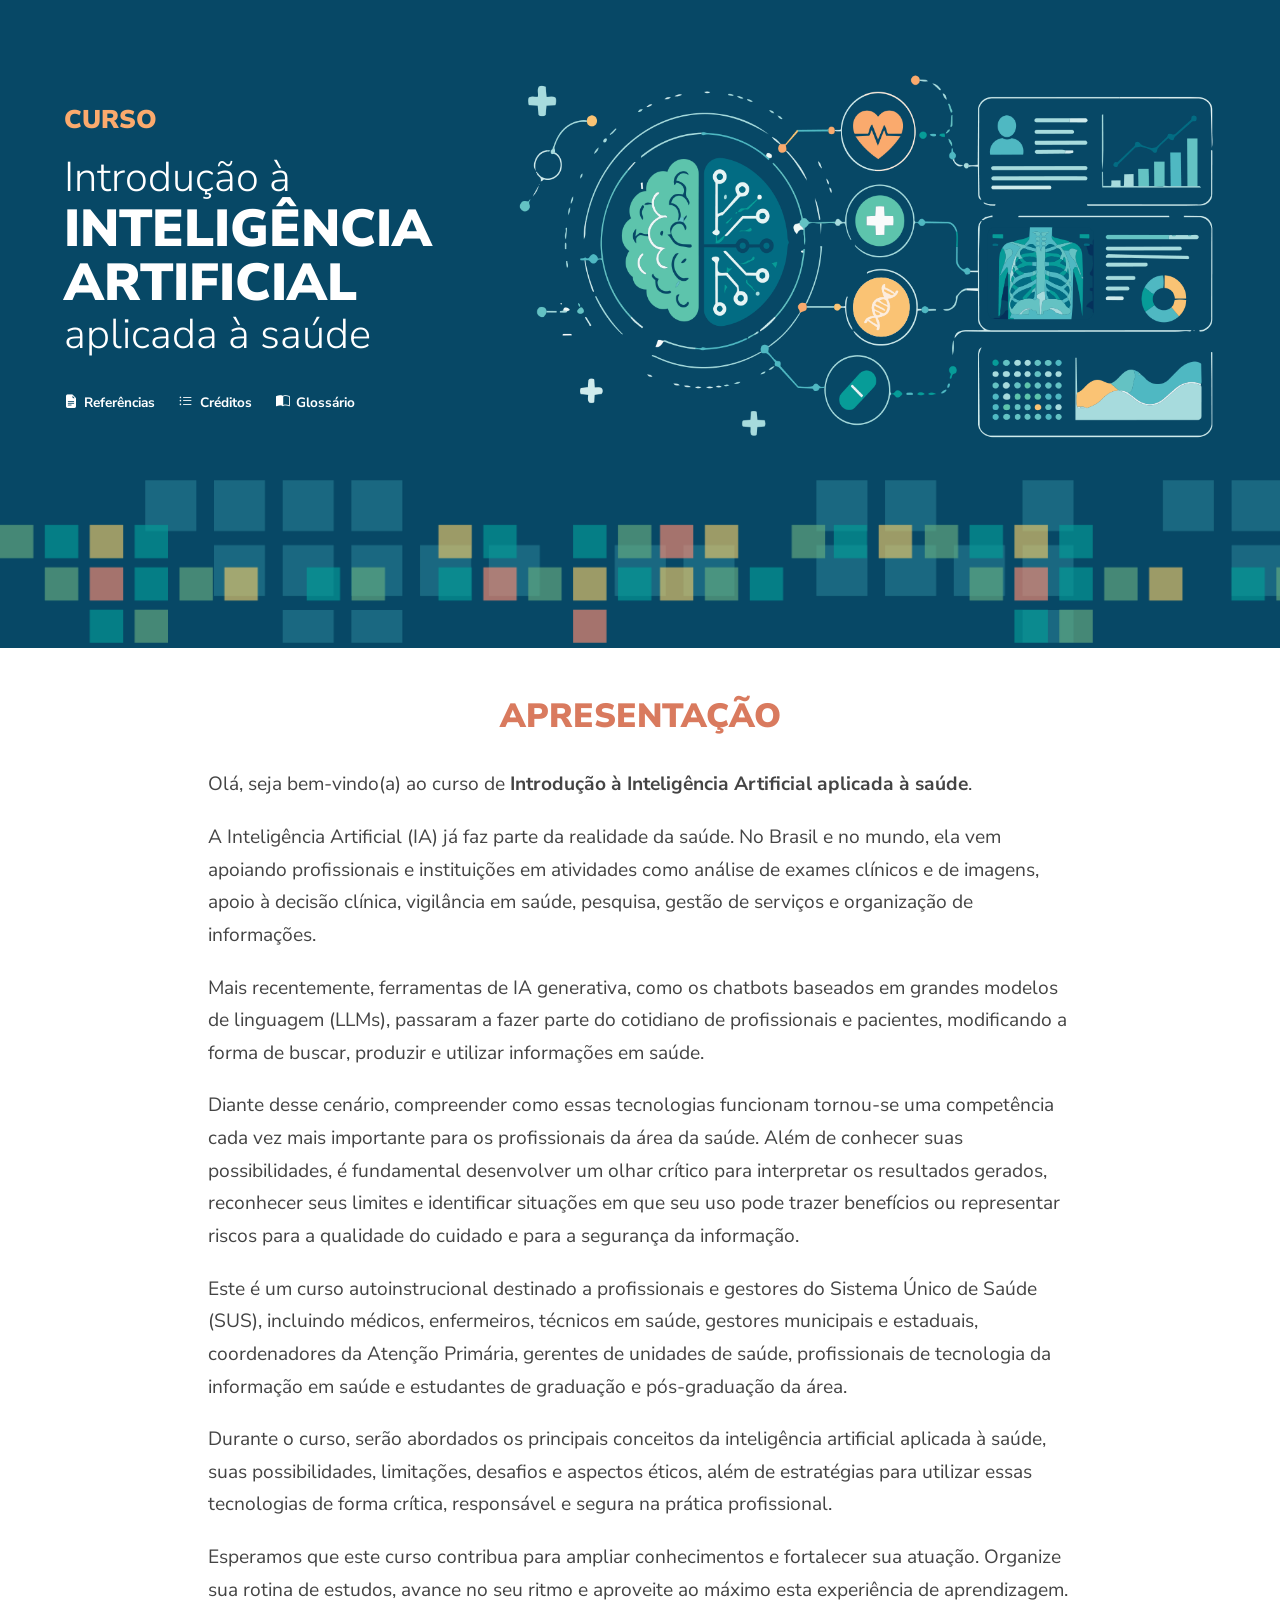
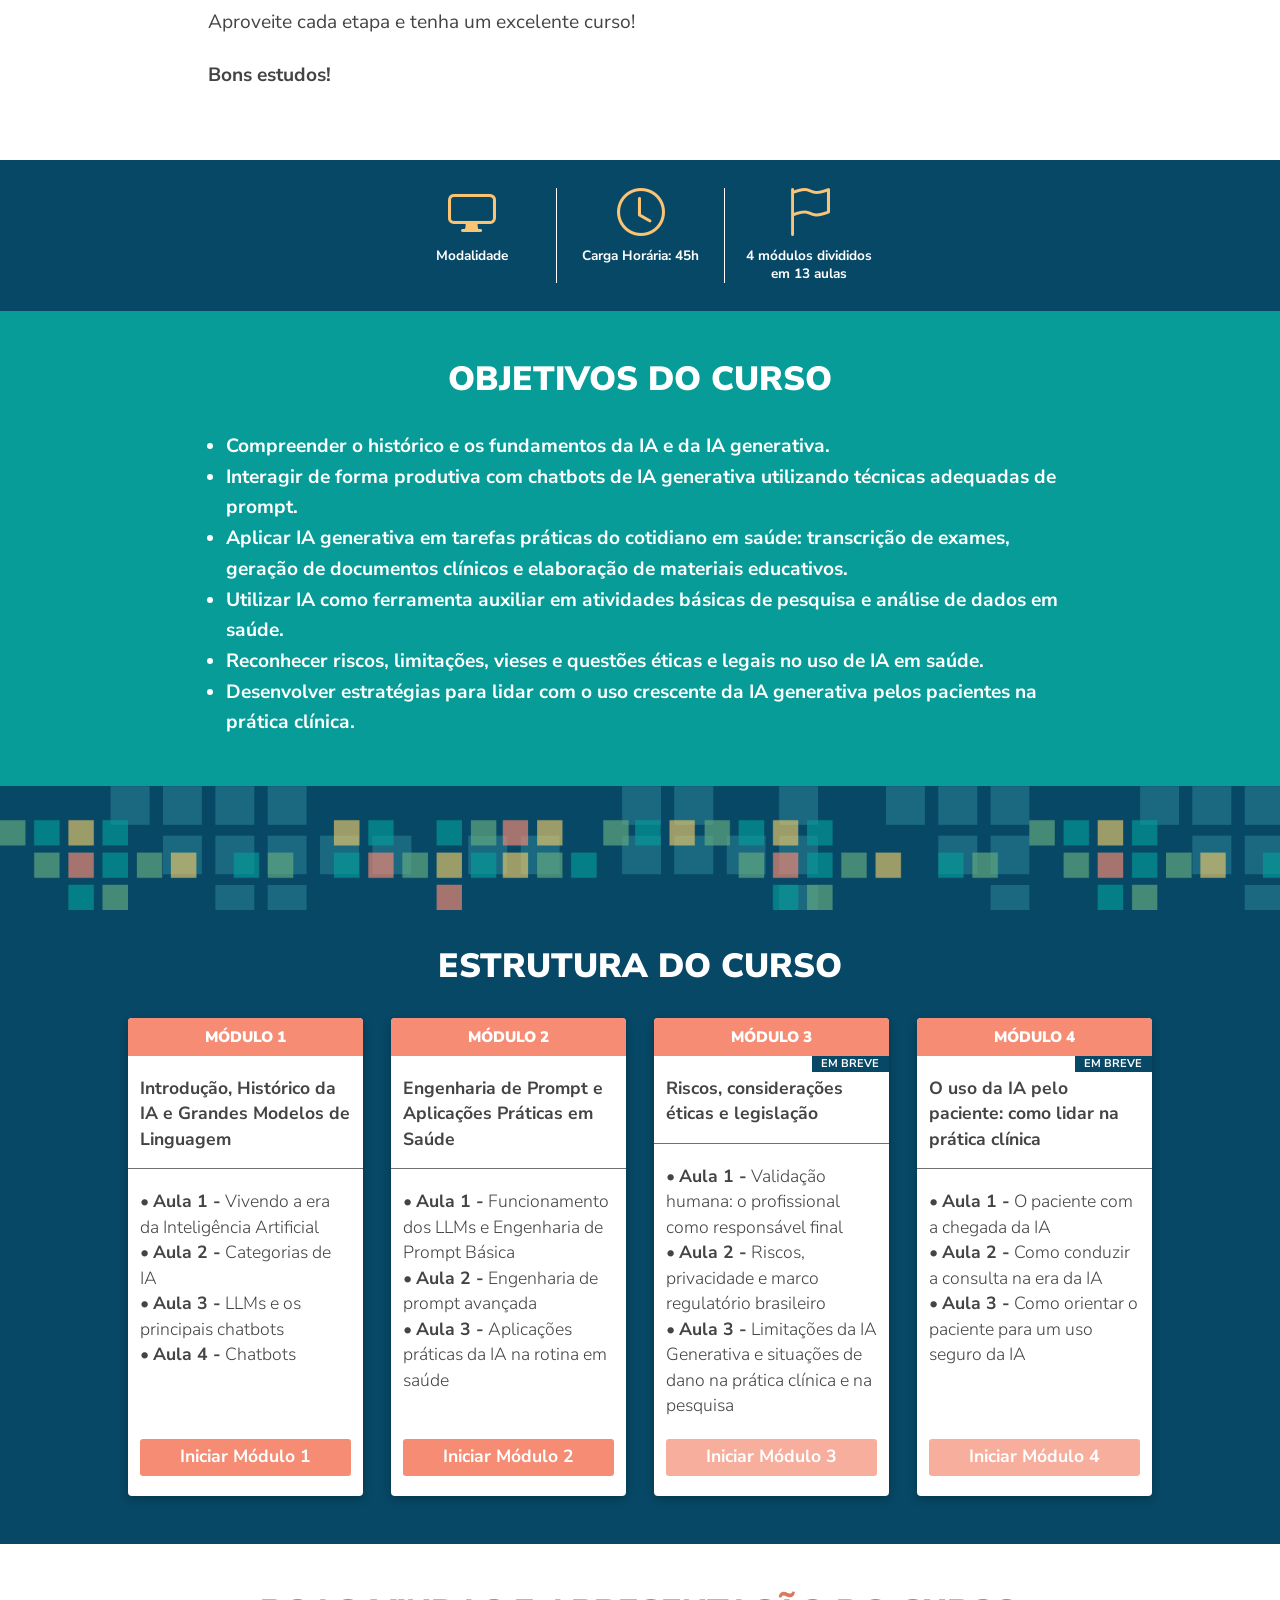
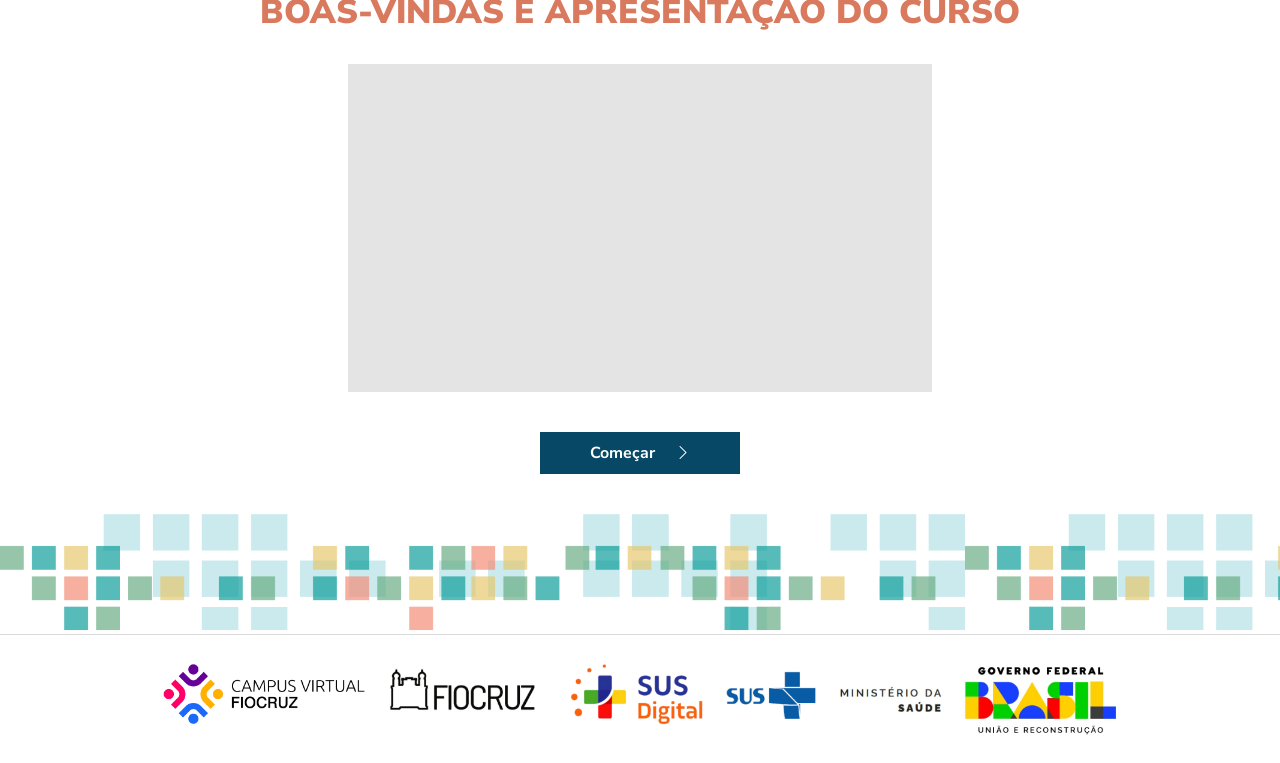
<file: index.html>
<!DOCTYPE html>
<html lang="pt-BR">

<head>
  <meta charset="utf-8">
  <meta name="viewport" content="width=device-width, initial-scale=1">
  <title>Introdução à Inteligência Artificial aplicada à saúde</title>
  <link rel="stylesheet" href="assets/css/curso.css">
</head>

<body>
  <curso-banner grande></curso-banner>

  <main class="home">
    <section class="home__secao" id="apresentacao">
      <div class="home__miolo">
        <h2 class="home__titulo">Apresentação</h2>
        <div class="home__texto">
          <p>Olá, seja bem-vindo(a) ao curso de <strong>Introdução à Inteligência Artificial aplicada à saúde</strong>.</p>
          <p>A Inteligência Artificial (IA) já faz parte da realidade da saúde. No Brasil e no mundo, ela vem apoiando
            profissionais e instituições em atividades como análise de exames clínicos e de imagens, apoio à decisão
            clínica, vigilância em saúde, pesquisa, gestão de serviços e organização de informações.</p>
          <p>Mais recentemente, ferramentas de IA generativa, como os chatbots baseados em grandes modelos de linguagem
            (LLMs), passaram a fazer parte do cotidiano de profissionais e pacientes, modificando a forma de buscar,
            produzir e utilizar informações em saúde.</p>
          <p>Diante desse cenário, compreender como essas tecnologias funcionam tornou-se uma competência cada vez mais
            importante para os profissionais da área da saúde. Além de conhecer suas possibilidades, é fundamental
            desenvolver um olhar crítico para interpretar os resultados gerados, reconhecer seus limites e identificar
            situações em que seu uso pode trazer benefícios ou representar riscos para a qualidade do cuidado e para a
            segurança da informação.</p>
          <p>Este é um curso autoinstrucional destinado a profissionais e gestores do Sistema Único de Saúde (SUS),
            incluindo médicos, enfermeiros, técnicos em saúde, gestores municipais e estaduais, coordenadores da Atenção
            Primária, gerentes de unidades de saúde, profissionais de tecnologia da informação em saúde e estudantes de
            graduação e pós-graduação da área.</p>
          <p>Durante o curso, serão abordados os principais conceitos da inteligência artificial aplicada à saúde, suas
            possibilidades, limitações, desafios e aspectos éticos, além de estratégias para utilizar essas tecnologias
            de forma crítica, responsável e segura na prática profissional.</p>
          <p>Esperamos que este curso contribua para ampliar conhecimentos e fortalecer sua atuação. Organize sua rotina
            de estudos, avance no seu ritmo e aproveite ao máximo esta experiência de aprendizagem. Aproveite cada etapa
            e tenha um excelente curso!</p>
          <p><strong>Bons estudos!</strong></p>
        </div>
      </div>
    </section>

    <ul class="estrutura" aria-label="Informações do curso">
      <li><i class="bi bi-display" aria-hidden="true"></i>Modalidade</li>
      <li><i class="bi bi-clock" aria-hidden="true"></i>Carga Horária: 45h</li>
      <li><i class="bi bi-flag" aria-hidden="true"></i>4 módulos divididos em 13 aulas</li>
    </ul>

    <section class="home__secao home__objetivos">
      <div class="home__miolo">
        <h2 class="home__titulo">Objetivos do curso</h2>
        <ul>
          <li>Compreender o histórico e os fundamentos da IA e da IA generativa.</li>
          <li>Interagir de forma produtiva com chatbots de IA generativa utilizando técnicas adequadas de prompt.</li>
          <li>Aplicar IA generativa em tarefas práticas do cotidiano em saúde: transcrição de exames, geração de
            documentos clínicos e elaboração de materiais educativos.</li>
          <li>Utilizar IA como ferramenta auxiliar em atividades básicas de pesquisa e análise de dados em saúde.</li>
          <li>Reconhecer riscos, limitações, vieses e questões éticas e legais no uso de IA em saúde.</li>
          <li>Desenvolver estratégias para lidar com o uso crescente da IA generativa pelos pacientes na prática
            clínica.</li>
        </ul>
      </div>
    </section>

    <section class="home__secao home__estrutura">
      <h2 class="home__titulo">Estrutura do curso</h2>
      <curso-modulos></curso-modulos>
    </section>

    <section class="home__secao home__video">
      <h2 class="home__titulo">Boas-vindas e apresentação do curso</h2>
      <curso-video titulo="Boas-vindas e apresentação do curso" src="https://educare.fiocruz.br/file-storage/vxM2DlTK"></curso-video>
      <curso-navegacao></curso-navegacao>
    </section>
  </main>

  <curso-rodape></curso-rodape>
  <script src="assets/js/curso.js"></script>
</body>

</html>
</file>
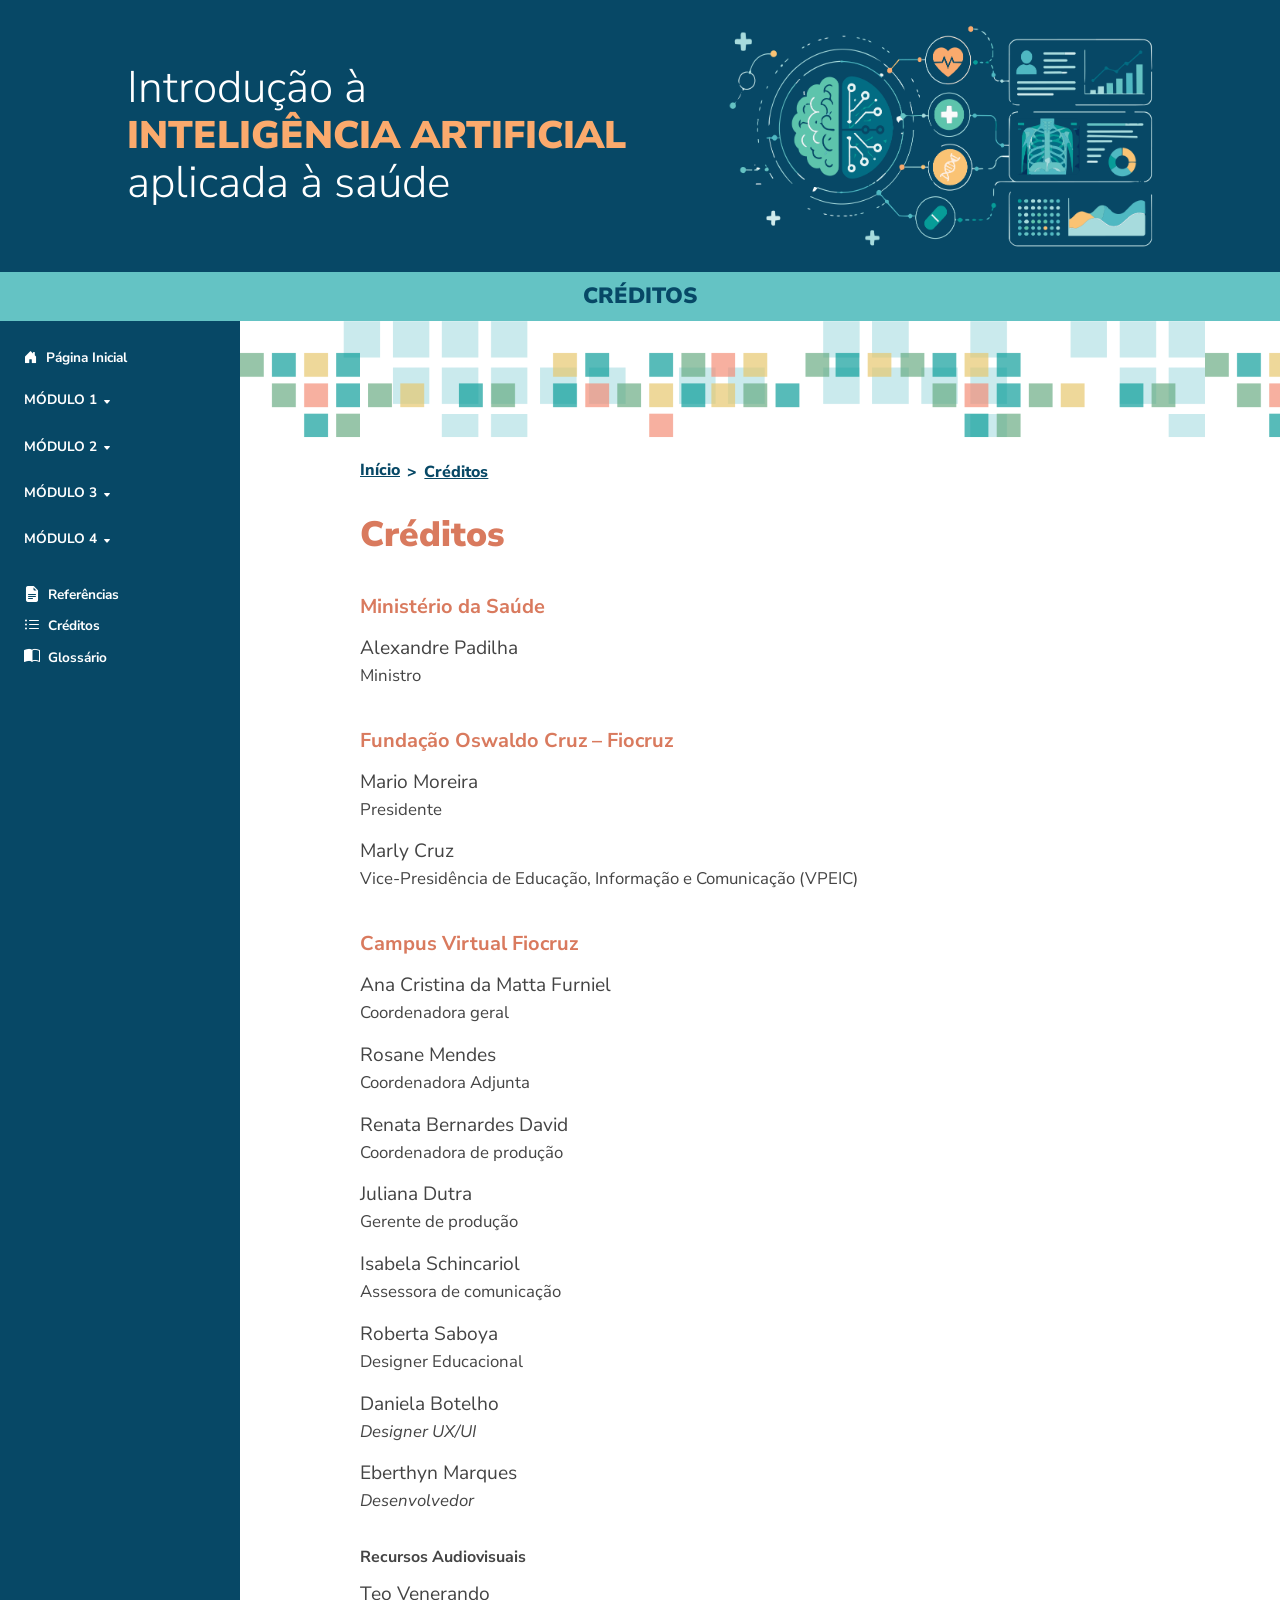
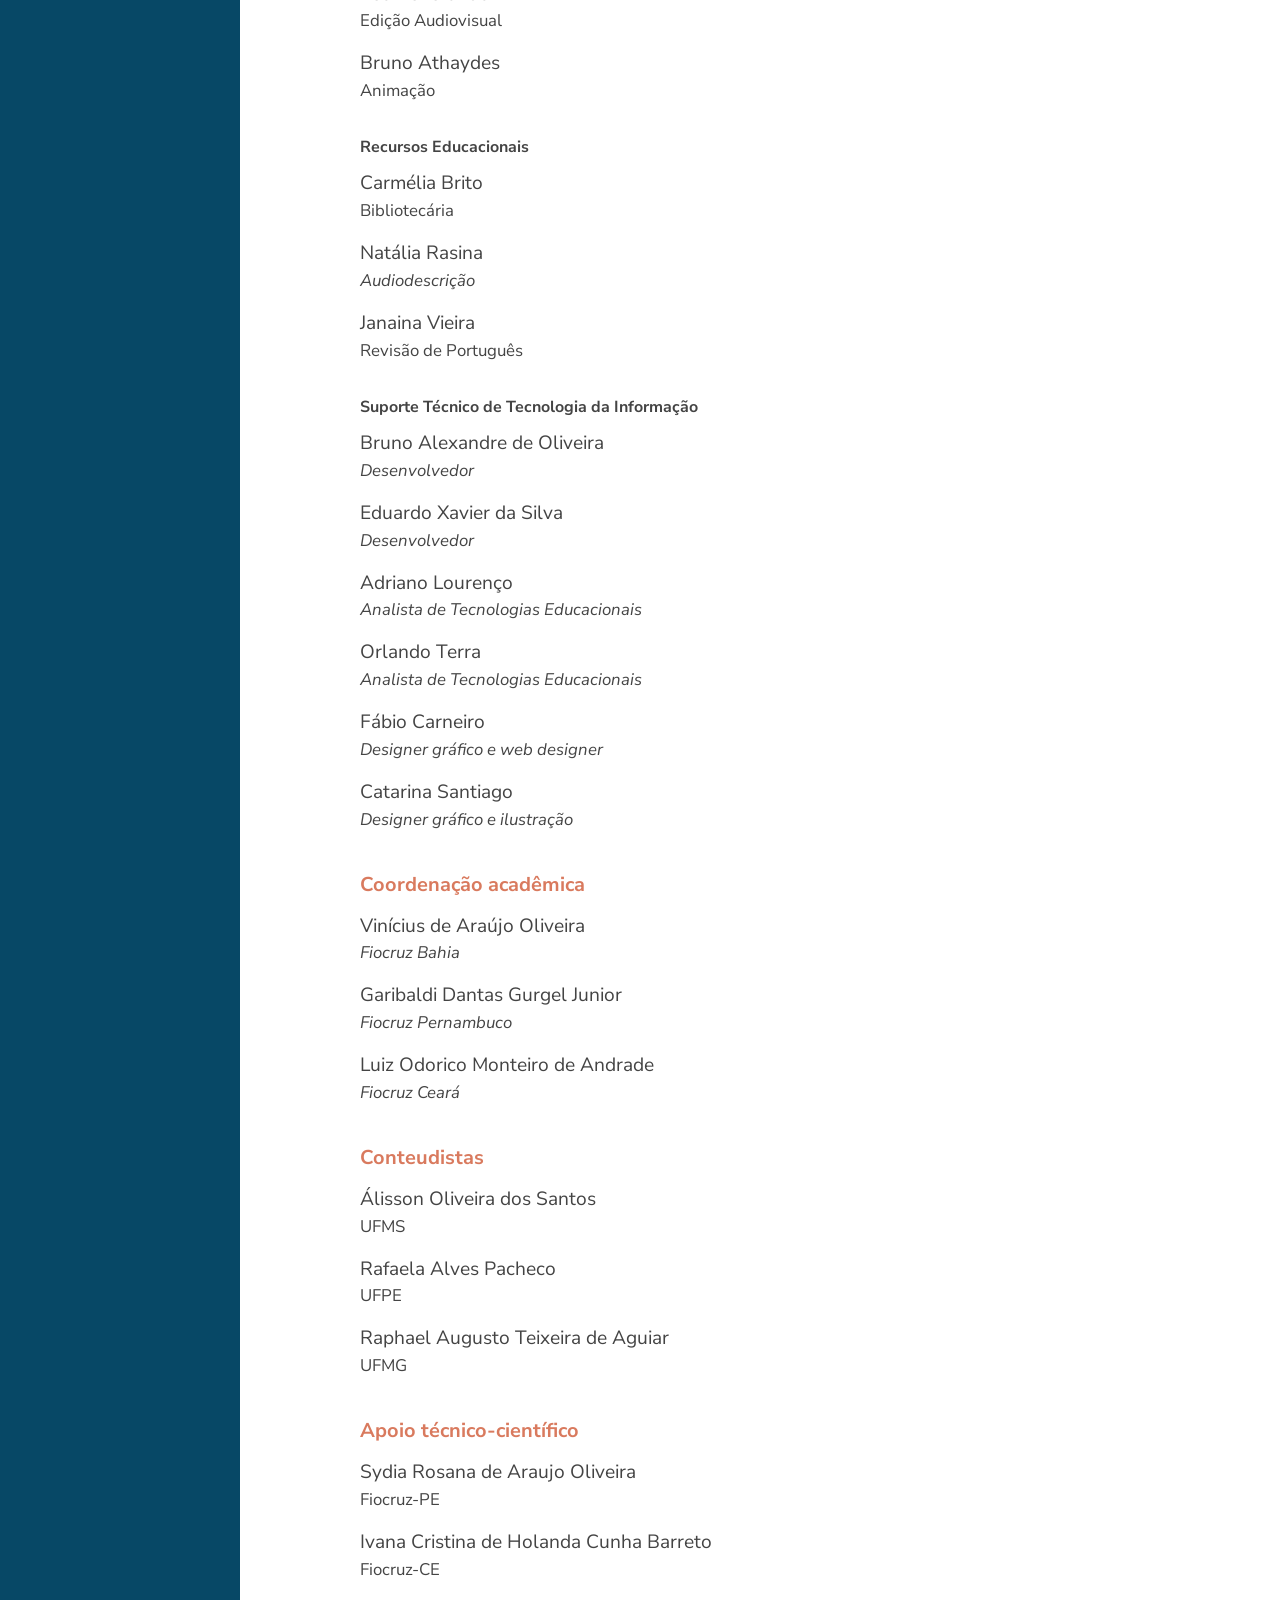
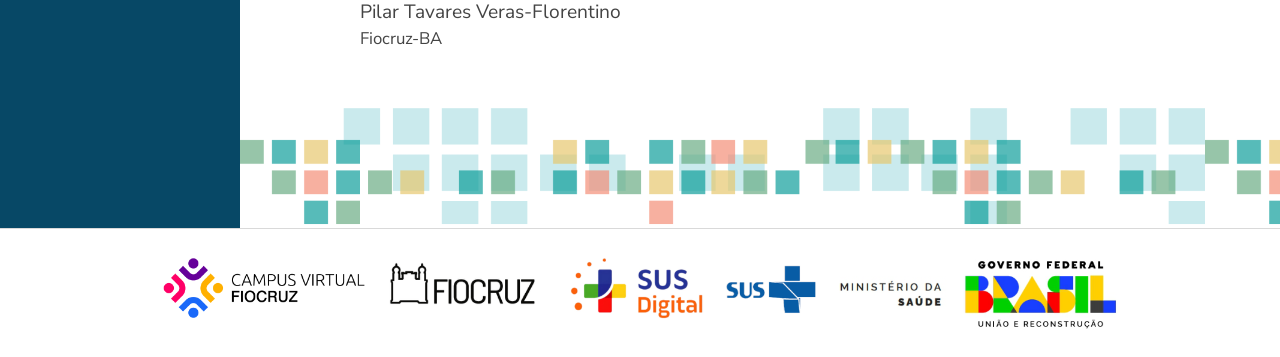
<file: creditos.html>
<!DOCTYPE html>
<html lang="pt-BR">
<head>
  <meta charset="utf-8">
  <meta name="viewport" content="width=device-width, initial-scale=1">
  <title></title>
  <link rel="stylesheet" href="assets/css/curso.css">
</head>
<body>
  <curso-pagina>
    <h1>Créditos</h1>

    <div class="creditos">
      <section>
        <h2>Ministério da Saúde</h2>
        <p>Alexandre Padilha<br><small>Ministro</small></p>
      </section>

      <section>
        <h2>Fundação Oswaldo Cruz – Fiocruz</h2>
        <p>Mario Moreira<br><small>Presidente</small></p>
        <p>Marly Cruz<br><small>Vice-Presidência de Educação, Informação e Comunicação (VPEIC)</small></p>
      </section>

      <section>
        <h2>Campus Virtual Fiocruz</h2>
        <p>Ana Cristina da Matta Furniel<br><small>Coordenadora geral</small></p>
        <p>Rosane Mendes<br><small>Coordenadora Adjunta</small></p>
        <p>Renata Bernardes David<br><small>Coordenadora de produção</small></p>
        <p>Juliana Dutra<br><small>Gerente de produção</small></p>
        <p>Isabela Schincariol<br><small>Assessora de comunicação</small></p>
        <p>Roberta Saboya<br><small>Designer Educacional</small></p>
        <p>Daniela Botelho<br><small><em>Designer UX/UI</em></small></p>
        <p>Eberthyn Marques<br><small><em>Desenvolvedor</em></small></p>

        <h3>Recursos Audiovisuais</h3>
        <p>Teo Venerando<br><small>Edição Audiovisual</small></p>
        <p>Bruno Athaydes<br><small>Animação</small></p>

        <h3>Recursos Educacionais</h3>
        <p>Carmélia Brito<br><small>Bibliotecária</small></p>
        <p>Natália Rasina<br><small><em>Audiodescrição</em></small></p>
        <p>Janaina Vieira<br><small>Revisão de Português</small></p>

        <h3>Suporte Técnico de Tecnologia da Informação</h3>
        <p>Bruno Alexandre de Oliveira<br><small><em>Desenvolvedor</em></small></p>
        <p>Eduardo Xavier da Silva<br><small><em>Desenvolvedor</em></small></p>
        <p>Adriano Lourenço<br><small><em>Analista de Tecnologias Educacionais</em></small></p>
        <p>Orlando Terra<br><small><em>Analista de Tecnologias Educacionais</em></small></p>
        <p>Fábio Carneiro<br><small><em>Designer gráfico e web designer</em></small></p>
        <p>Catarina Santiago<br><small><em>Designer gráfico e ilustração</em></small></p>
      </section>

      <section>
        <h2>Coordenação acadêmica</h2>
        <p>Vinícius de Araújo Oliveira<br><small><em>Fiocruz Bahia</em></small></p>
        <p>Garibaldi Dantas Gurgel Junior<br><small><em>Fiocruz Pernambuco</em></small></p>
        <p>Luiz Odorico Monteiro de Andrade<br><small><em>Fiocruz Ceará</em></small></p>
      </section>

      <section>
        <h2>Conteudistas</h2>
        <p>Álisson Oliveira dos Santos<br><small>UFMS</small></p>
        <p>Rafaela Alves Pacheco<br><small>UFPE</small></p>
        <p>Raphael Augusto Teixeira de Aguiar<br><small>UFMG</small></p>
      </section>

      <section>
        <h2>Apoio técnico-científico</h2>
        <p>Sydia Rosana de Araujo Oliveira<br><small>Fiocruz-PE</small></p>
        <p>Ivana Cristina de Holanda Cunha Barreto<br><small>Fiocruz-CE</small></p>
        <p>Pilar Tavares Veras-Florentino<br><small>Fiocruz-BA</small></p>
      </section>
    </div>
  </curso-pagina>

  <script src="assets/js/curso.js"></script>
</body>
</html>
</file>
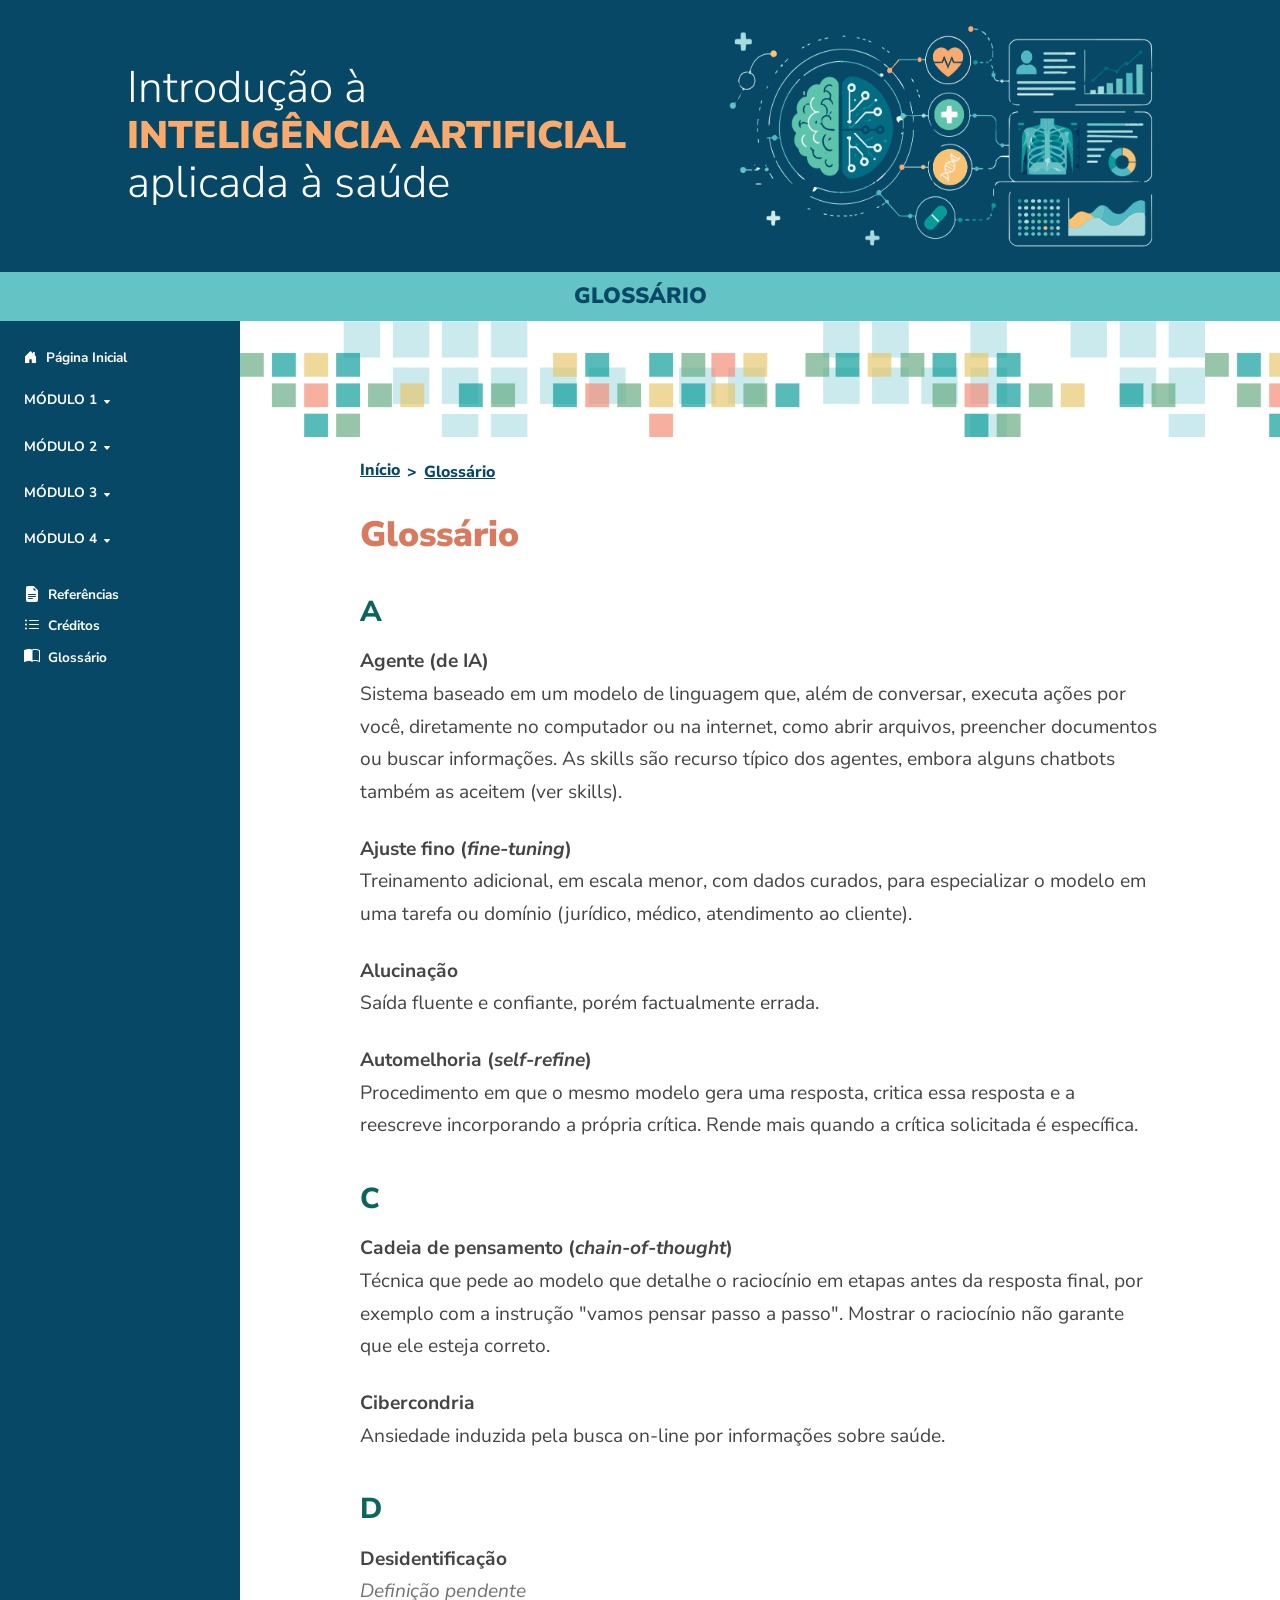
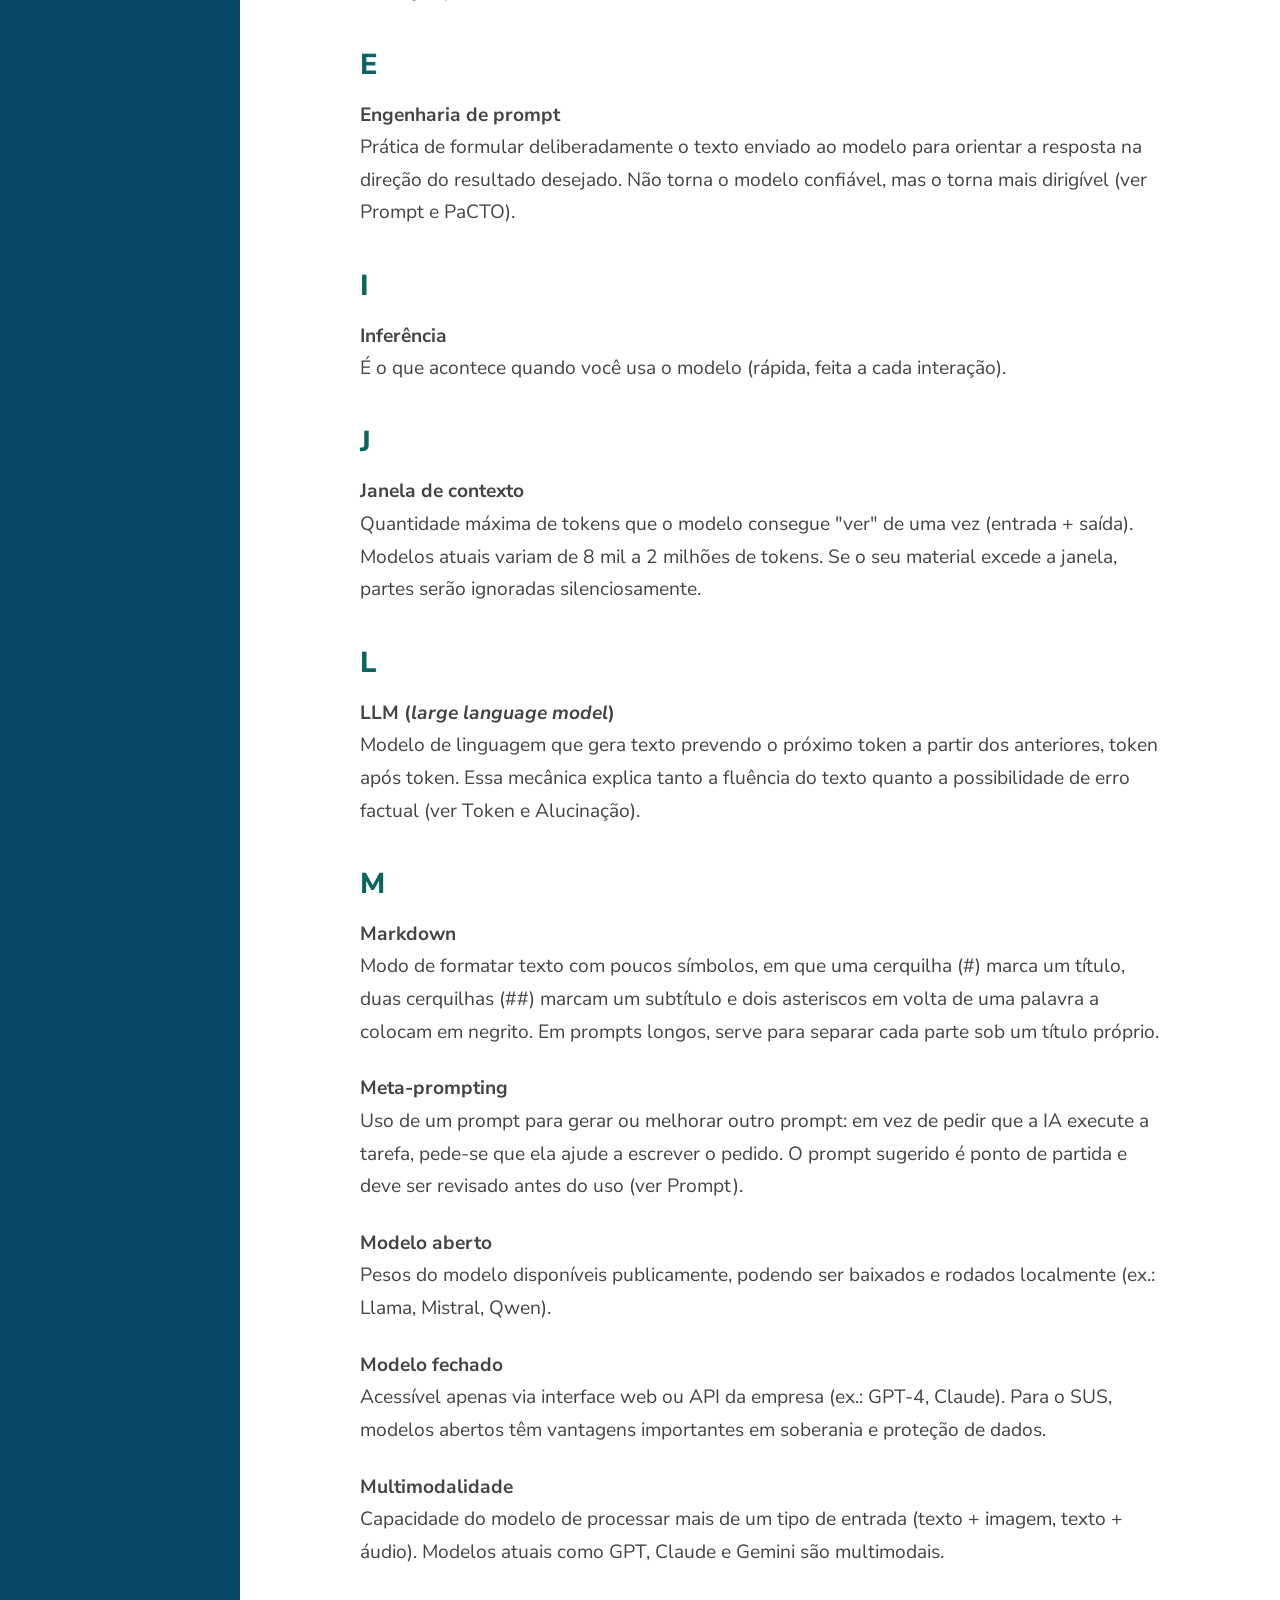
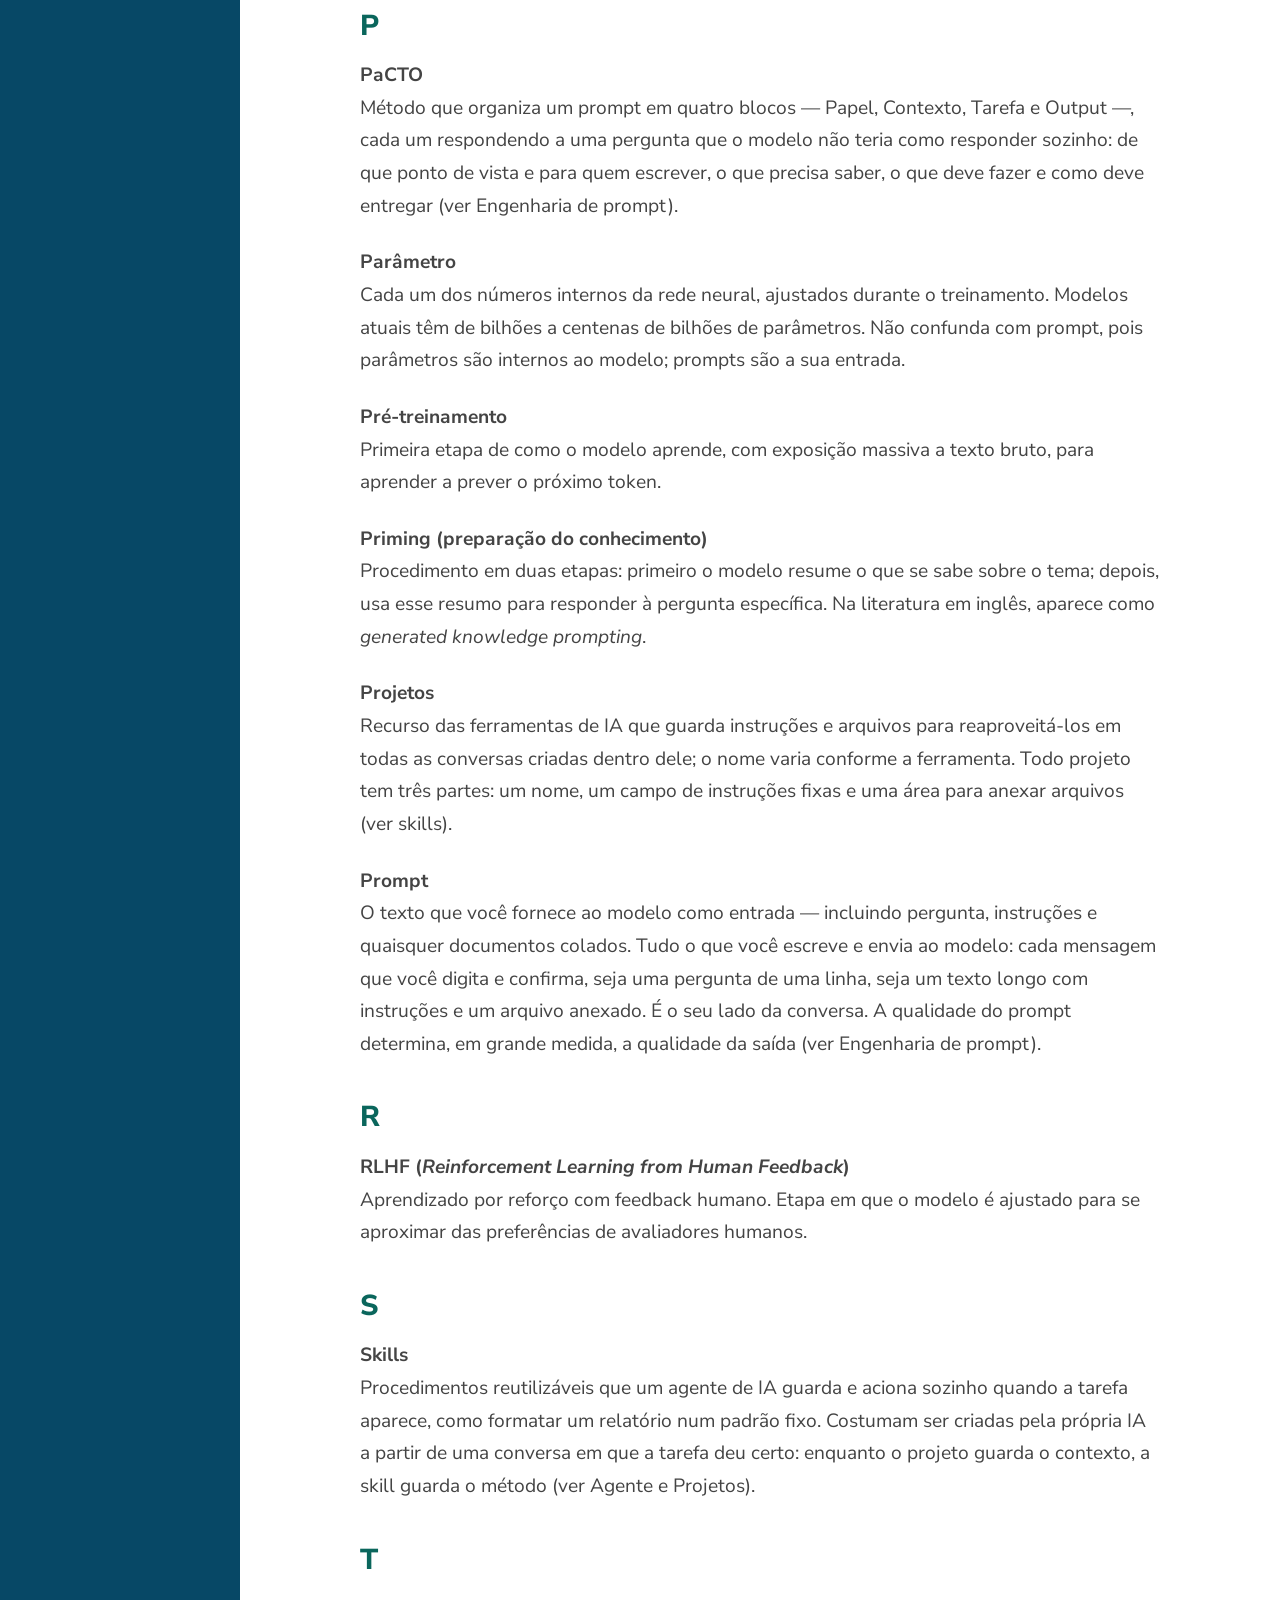
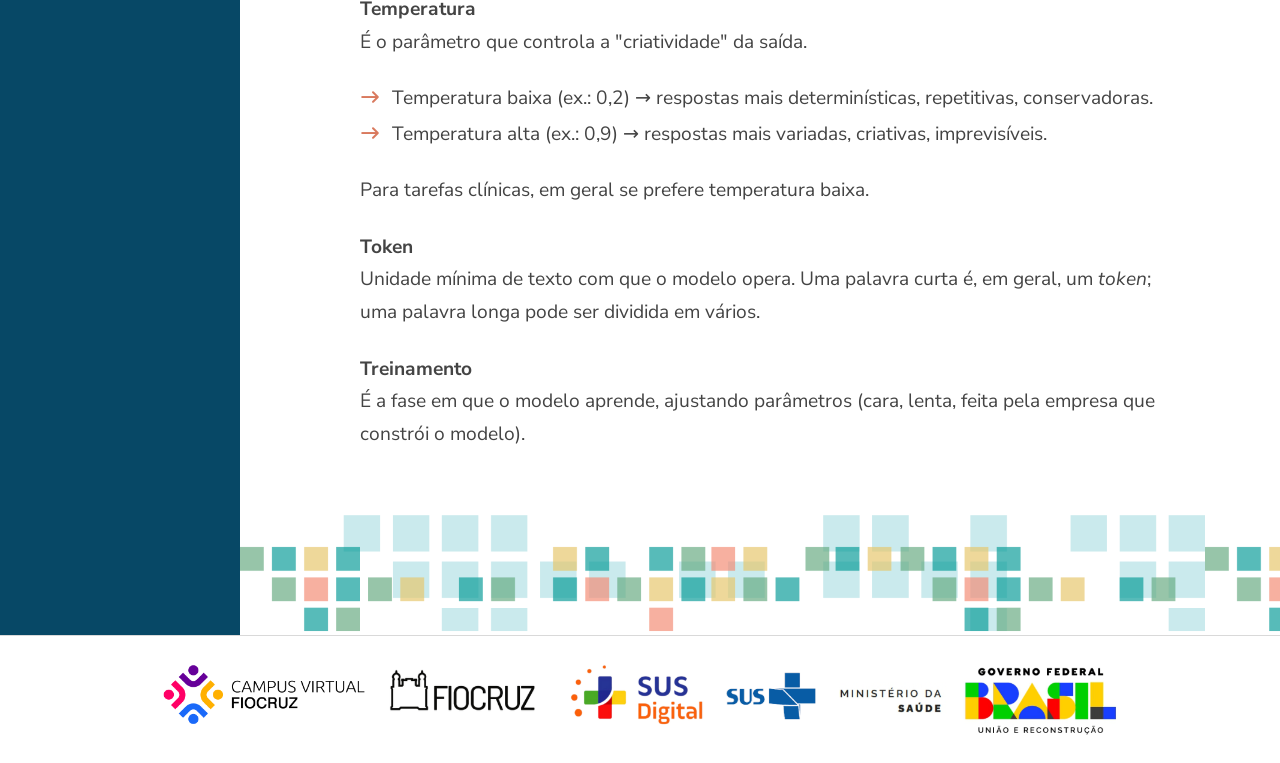
<file: glossario.html>
<!DOCTYPE html>
<html lang="pt-BR">
<head>
  <meta charset="utf-8">
  <meta name="viewport" content="width=device-width, initial-scale=1">
  <title></title>
  <link rel="stylesheet" href="assets/css/curso.css">
</head>
<body>
  <curso-pagina>
    <h1>Glossário</h1>

    <div class="glossario">
      <section class="glossario__letra" id="letra-a" aria-labelledby="titulo-letra-a">
        <h2 id="titulo-letra-a">A</h2>
        <dl>
          <dt>Agente (de IA)</dt>
          <dd>
            <p>Sistema baseado em um modelo de linguagem que, além de conversar, executa ações por você, diretamente no computador ou na internet, como abrir arquivos, preencher documentos ou buscar informações. As skills são recurso típico dos agentes, embora alguns chatbots também as aceitem (ver skills).</p>
          </dd>
          <dt>Ajuste fino (<i>fine-tuning</i>)</dt>
          <dd>
            <p>Treinamento adicional, em escala menor, com dados curados, para especializar o modelo em uma tarefa ou domínio (jurídico, médico, atendimento ao cliente).</p>
          </dd>
          <dt>Alucinação</dt>
          <dd>
            <p>Saída fluente e confiante, porém factualmente errada.</p>
          </dd>
          <dt>Automelhoria (<i>self-refine</i>)</dt>
          <dd>
            <p>Procedimento em que o mesmo modelo gera uma resposta, critica essa resposta e a reescreve incorporando a própria crítica. Rende mais quando a crítica solicitada é específica.</p>
          </dd>
        </dl>
      </section>

      <section class="glossario__letra" id="letra-c" aria-labelledby="titulo-letra-c">
        <h2 id="titulo-letra-c">C</h2>
        <dl>
          <dt>Cadeia de pensamento (<i>chain-of-thought</i>)</dt>
          <dd>
            <p>Técnica que pede ao modelo que detalhe o raciocínio em etapas antes da resposta final, por exemplo com a instrução "vamos pensar passo a passo". Mostrar o raciocínio não garante que ele esteja correto.</p>
          </dd>
          <dt>Cibercondria</dt>
          <dd>
            <p>Ansiedade induzida pela busca on-line por informações sobre saúde.</p>
          </dd>
        </dl>
      </section>

      <section class="glossario__letra" id="letra-d" aria-labelledby="titulo-letra-d">
        <h2 id="titulo-letra-d">D</h2>
        <dl>
          <dt>Desidentificação</dt>
          <dd>
            <p><span class="pendente">Definição pendente</span></p>
          </dd>
        </dl>
      </section>

      <section class="glossario__letra" id="letra-e" aria-labelledby="titulo-letra-e">
        <h2 id="titulo-letra-e">E</h2>
        <dl>
          <dt>Engenharia de prompt</dt>
          <dd>
            <p>Prática de formular deliberadamente o texto enviado ao modelo para orientar a resposta na direção do resultado desejado. Não torna o modelo confiável, mas o torna mais dirigível (ver Prompt e PaCTO).</p>
          </dd>
        </dl>
      </section>

      <section class="glossario__letra" id="letra-i" aria-labelledby="titulo-letra-i">
        <h2 id="titulo-letra-i">I</h2>
        <dl>
          <dt>Inferência</dt>
          <dd>
            <p>É o que acontece quando você usa o modelo (rápida, feita a cada interação).</p>
          </dd>
        </dl>
      </section>

      <section class="glossario__letra" id="letra-j" aria-labelledby="titulo-letra-j">
        <h2 id="titulo-letra-j">J</h2>
        <dl>
          <dt>Janela de contexto</dt>
          <dd>
            <p>Quantidade máxima de tokens que o modelo consegue "ver" de uma vez (entrada + saída). Modelos atuais variam de 8 mil a 2 milhões de tokens. Se o seu material excede a janela, partes serão ignoradas silenciosamente.</p>
          </dd>
        </dl>
      </section>

      <section class="glossario__letra" id="letra-l" aria-labelledby="titulo-letra-l">
        <h2 id="titulo-letra-l">L</h2>
        <dl>
          <dt>LLM (<i>large language model</i>)</dt>
          <dd>
            <p>Modelo de linguagem que gera texto prevendo o próximo token a partir dos anteriores, token após token. Essa mecânica explica tanto a fluência do texto quanto a possibilidade de erro factual (ver Token e Alucinação).</p>
          </dd>
        </dl>
      </section>

      <section class="glossario__letra" id="letra-m" aria-labelledby="titulo-letra-m">
        <h2 id="titulo-letra-m">M</h2>
        <dl>
          <dt>Markdown</dt>
          <dd>
            <p>Modo de formatar texto com poucos símbolos, em que uma cerquilha (#) marca um título, duas cerquilhas (##) marcam um subtítulo e dois asteriscos em volta de uma palavra a colocam em negrito. Em prompts longos, serve para separar cada parte sob um título próprio.</p>
          </dd>
          <dt>Meta-prompting</dt>
          <dd>
            <p>Uso de um prompt para gerar ou melhorar outro prompt: em vez de pedir que a IA execute a tarefa, pede-se que ela ajude a escrever o pedido. O prompt sugerido é ponto de partida e deve ser revisado antes do uso (ver Prompt).</p>
          </dd>
          <dt>Modelo aberto</dt>
          <dd>
            <p>Pesos do modelo disponíveis publicamente, podendo ser baixados e rodados localmente (ex.: Llama, Mistral, Qwen).</p>
          </dd>
          <dt>Modelo fechado</dt>
          <dd>
            <p>Acessível apenas via interface web ou API da empresa (ex.: GPT-4, Claude). Para o SUS, modelos abertos têm vantagens importantes em soberania e proteção de dados.</p>
          </dd>
          <dt>Multimodalidade</dt>
          <dd>
            <p>Capacidade do modelo de processar mais de um tipo de entrada (texto + imagem, texto + áudio). Modelos atuais como GPT, Claude e Gemini são multimodais.</p>
          </dd>
        </dl>
      </section>

      <section class="glossario__letra" id="letra-p" aria-labelledby="titulo-letra-p">
        <h2 id="titulo-letra-p">P</h2>
        <dl>
          <dt>PaCTO</dt>
          <dd>
            <p>Método que organiza um prompt em quatro blocos — Papel, Contexto, Tarefa e Output —, cada um respondendo a uma pergunta que o modelo não teria como responder sozinho: de que ponto de vista e para quem escrever, o que precisa saber, o que deve fazer e como deve entregar (ver Engenharia de prompt).</p>
          </dd>
          <dt>Parâmetro</dt>
          <dd>
            <p>Cada um dos números internos da rede neural, ajustados durante o treinamento. Modelos atuais têm de bilhões a centenas de bilhões de parâmetros. Não confunda com prompt, pois parâmetros são internos ao modelo; prompts são a sua entrada.</p>
          </dd>
          <dt>Pré-treinamento</dt>
          <dd>
            <p>Primeira etapa de como o modelo aprende, com exposição massiva a texto bruto, para aprender a prever o próximo token.</p>
          </dd>
          <dt>Priming (preparação do conhecimento)</dt>
          <dd>
            <p>Procedimento em duas etapas: primeiro o modelo resume o que se sabe sobre o tema; depois, usa esse resumo para responder à pergunta específica. Na literatura em inglês, aparece como <i>generated knowledge prompting</i>.</p>
          </dd>
          <dt>Projetos</dt>
          <dd>
            <p>Recurso das ferramentas de IA que guarda instruções e arquivos para reaproveitá-los em todas as conversas criadas dentro dele; o nome varia conforme a ferramenta. Todo projeto tem três partes: um nome, um campo de instruções fixas e uma área para anexar arquivos (ver skills).</p>
          </dd>
          <dt>Prompt</dt>
          <dd>
            <p>O texto que você fornece ao modelo como entrada — incluindo pergunta, instruções e quaisquer documentos colados. Tudo o que você escreve e envia ao modelo: cada mensagem que você digita e confirma, seja uma pergunta de uma linha, seja um texto longo com instruções e um arquivo anexado. É o seu lado da conversa. A qualidade do prompt determina, em grande medida, a qualidade da saída (ver Engenharia de prompt).</p>
          </dd>
        </dl>
      </section>

      <section class="glossario__letra" id="letra-r" aria-labelledby="titulo-letra-r">
        <h2 id="titulo-letra-r">R</h2>
        <dl>
          <dt>RLHF (<i>Reinforcement Learning from Human Feedback</i>)</dt>
          <dd>
            <p>Aprendizado por reforço com feedback humano. Etapa em que o modelo é ajustado para se aproximar das preferências de avaliadores humanos.</p>
          </dd>
        </dl>
      </section>

      <section class="glossario__letra" id="letra-s" aria-labelledby="titulo-letra-s">
        <h2 id="titulo-letra-s">S</h2>
        <dl>
          <dt>Skills</dt>
          <dd>
            <p>Procedimentos reutilizáveis que um agente de IA guarda e aciona sozinho quando a tarefa aparece, como formatar um relatório num padrão fixo. Costumam ser criadas pela própria IA a partir de uma conversa em que a tarefa deu certo: enquanto o projeto guarda o contexto, a skill guarda o método (ver Agente e Projetos).</p>
          </dd>
        </dl>
      </section>

      <section class="glossario__letra" id="letra-t" aria-labelledby="titulo-letra-t">
        <h2 id="titulo-letra-t">T</h2>
        <dl>
          <dt>Temperatura</dt>
          <dd>
            <p>É o parâmetro que controla a "criatividade" da saída.</p>
            <ul class="lista-setas">
              <li>Temperatura baixa (ex.: 0,2) → respostas mais determinísticas, repetitivas, conservadoras.</li>
              <li>Temperatura alta (ex.: 0,9) → respostas mais variadas, criativas, imprevisíveis.</li>
            </ul>
            <p>Para tarefas clínicas, em geral se prefere temperatura baixa.</p>
          </dd>
          <dt>Token</dt>
          <dd>
            <p>Unidade mínima de texto com que o modelo opera. Uma palavra curta é, em geral, um <i>token</i>; uma palavra longa pode ser dividida em vários.</p>
          </dd>
          <dt>Treinamento</dt>
          <dd>
            <p>É a fase em que o modelo aprende, ajustando parâmetros (cara, lenta, feita pela empresa que constrói o modelo).</p>
          </dd>
        </dl>
      </section>

    </div>
  </curso-pagina>

  <script src="assets/js/curso.js"></script>
</body>
</html>
</file>
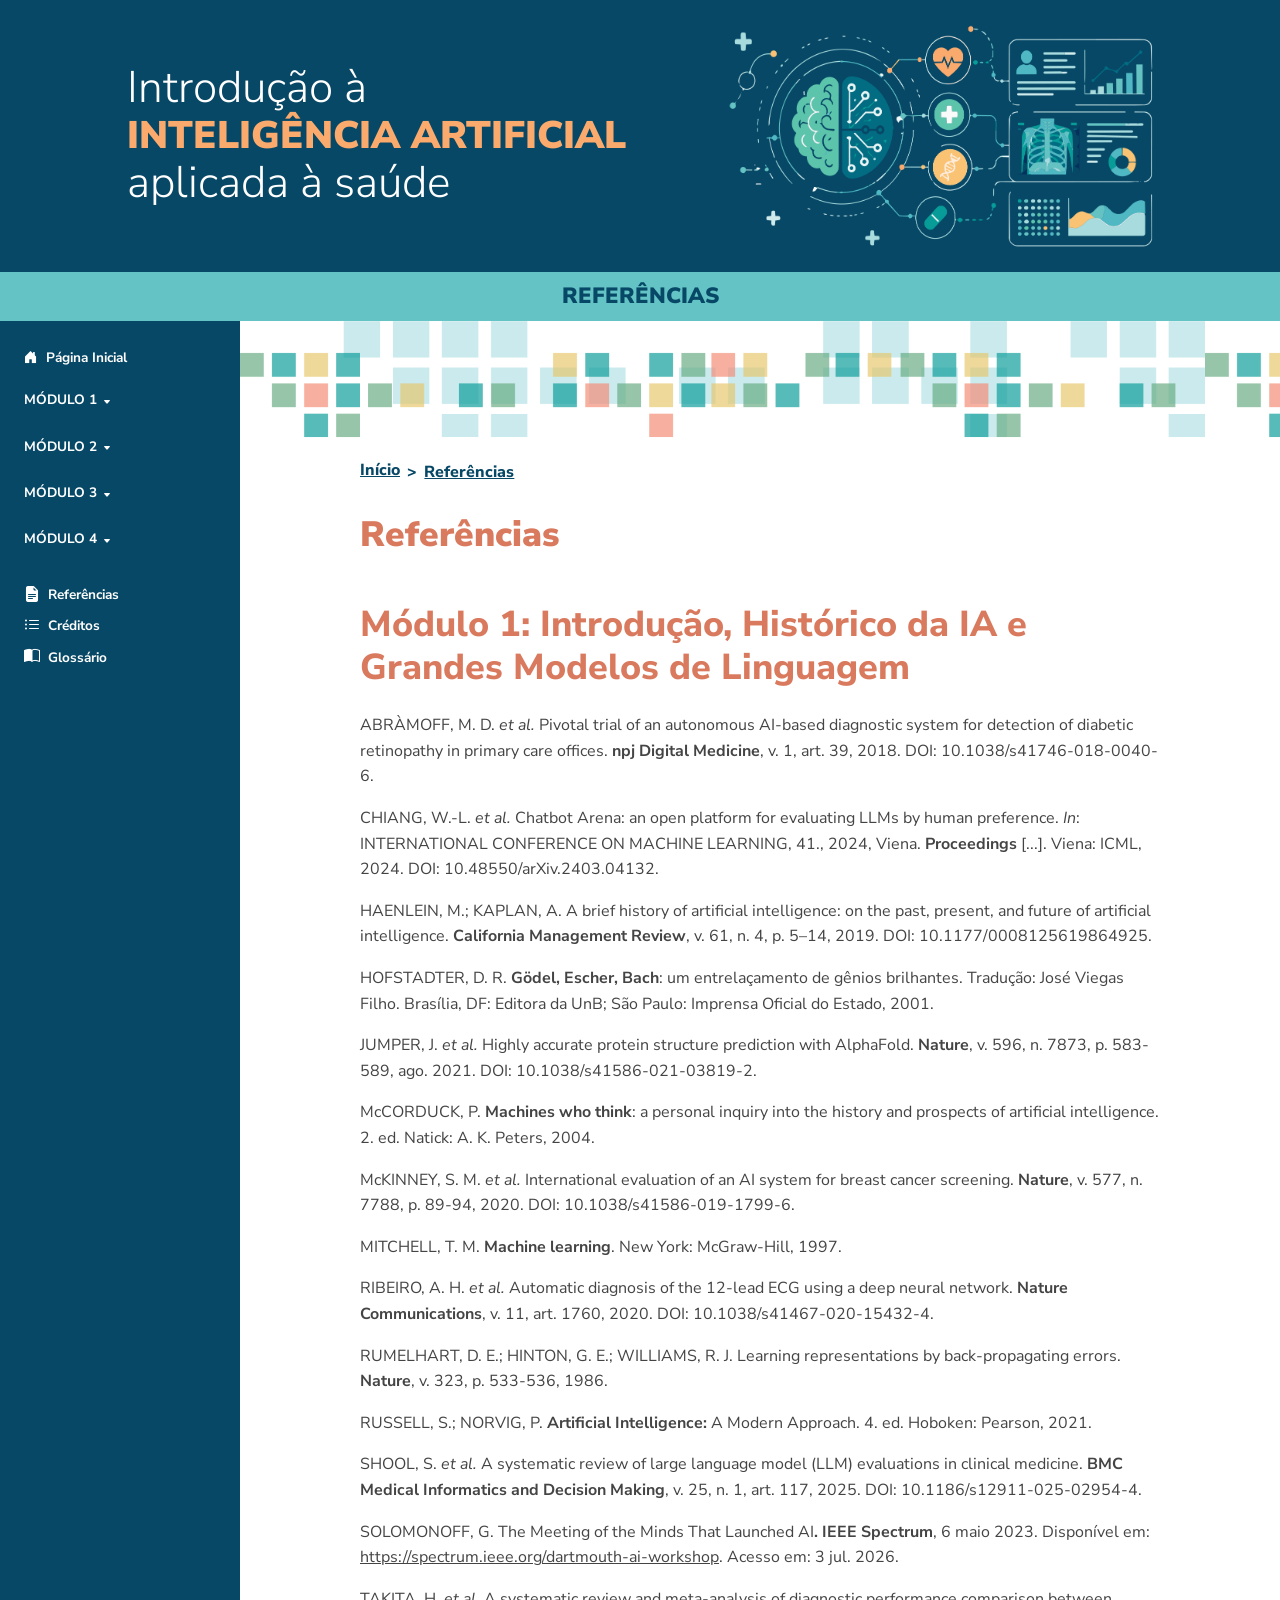
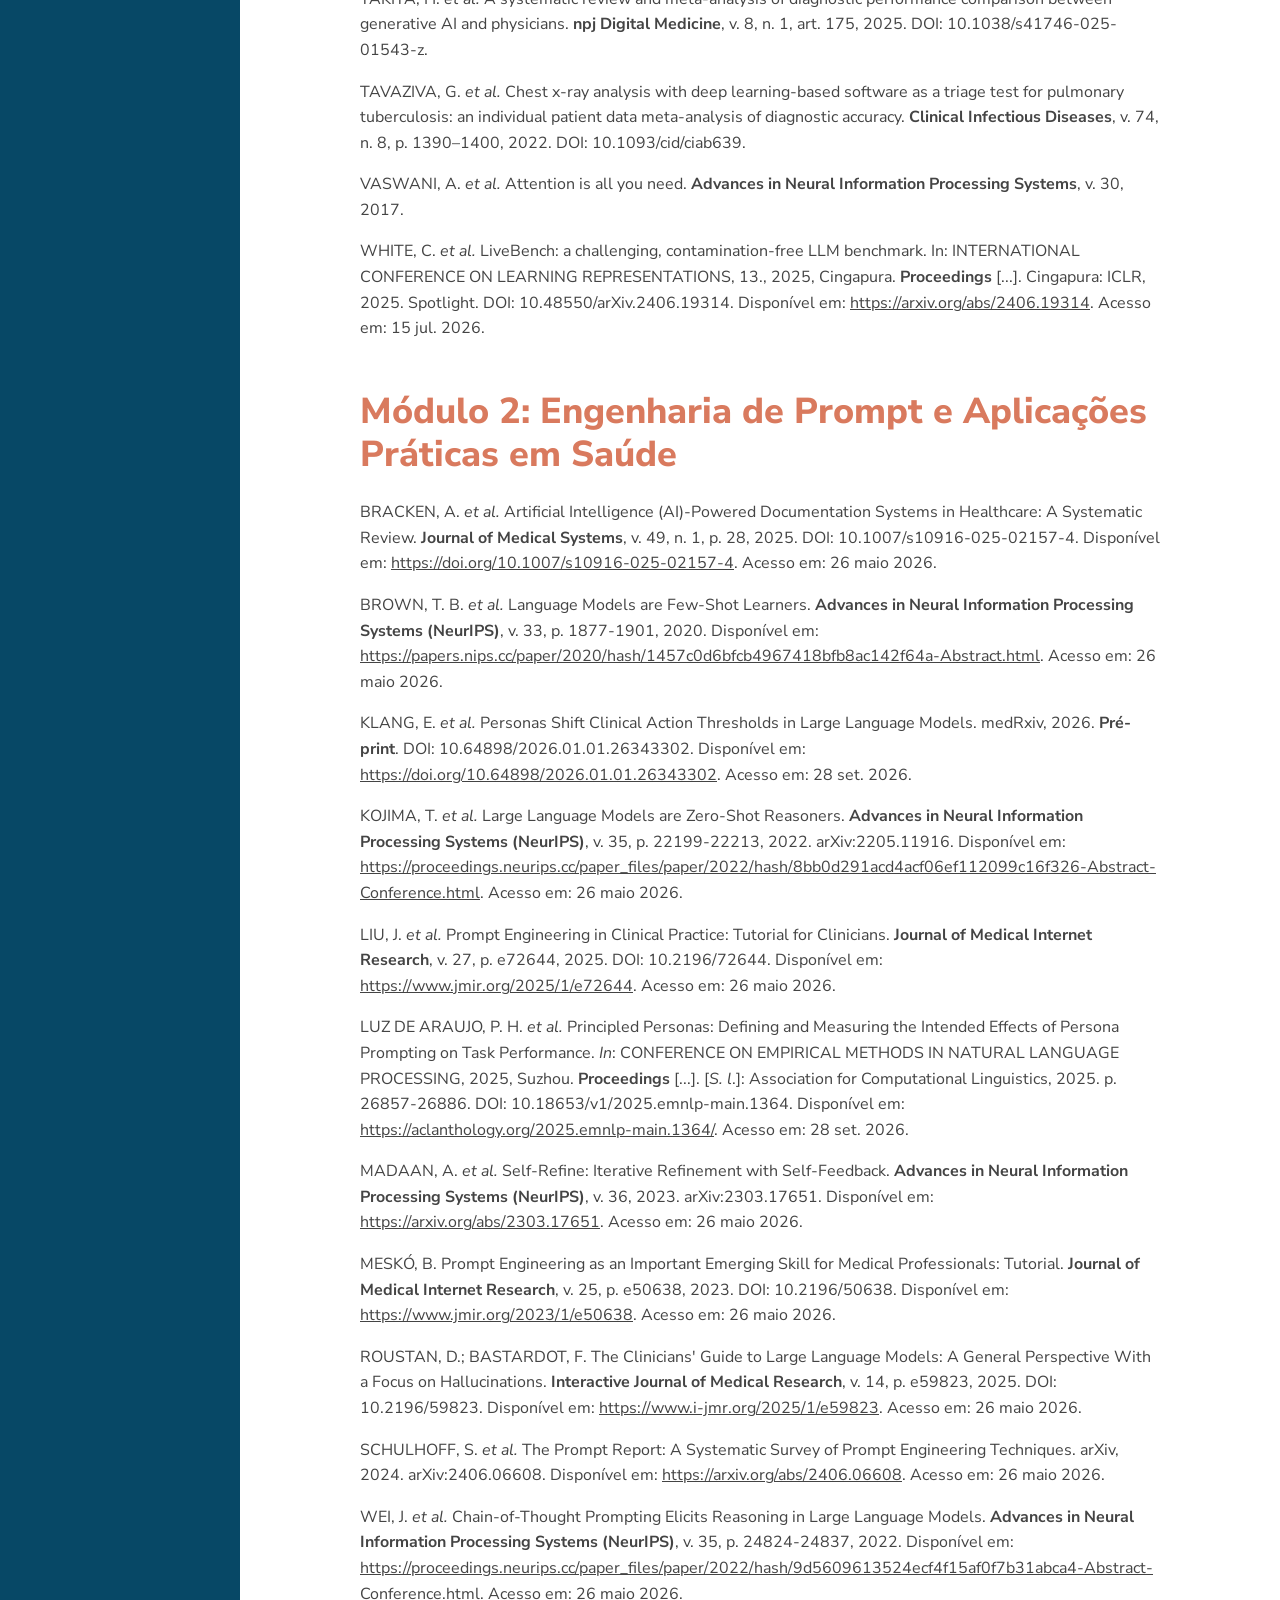
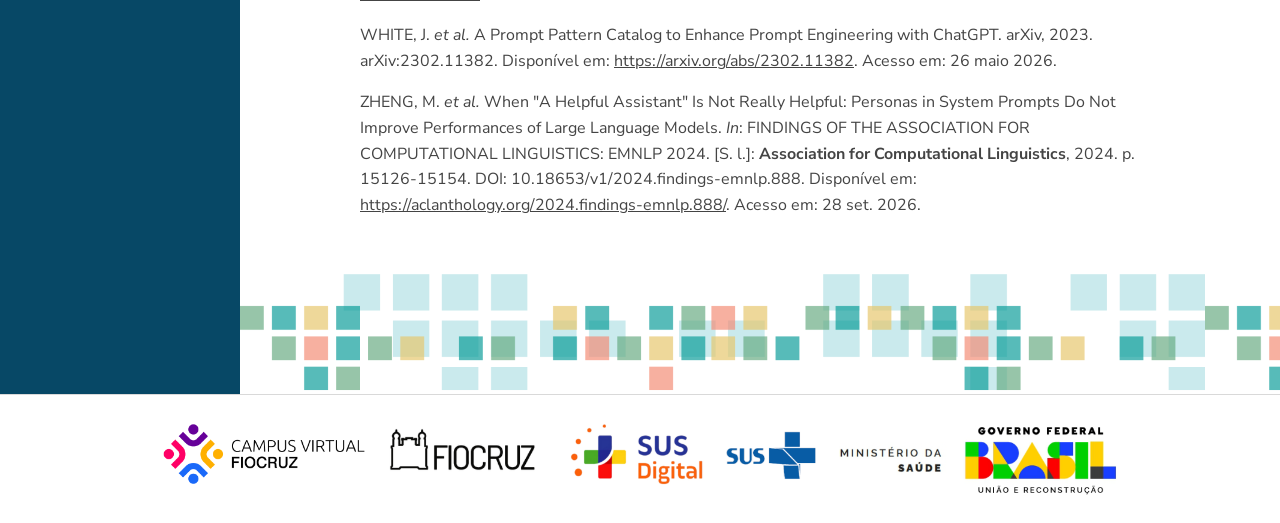
<file: referencias.html>
<!DOCTYPE html>
<html lang="pt-BR">
<head>
  <meta charset="utf-8">
  <meta name="viewport" content="width=device-width, initial-scale=1">
  <title></title>
  <link rel="stylesheet" href="assets/css/curso.css">
</head>
<body>
  <curso-pagina>
    <h1>Referências</h1>

    <div class="referencias">
      <section class="referencias__modulo">
        <h2 class="estilo-h1">Módulo 1: Introdução, Histórico da IA e Grandes Modelos de Linguagem</h2>
        <p>ABRÀMOFF, M. D. <i>et al.</i> Pivotal trial of an autonomous AI-based diagnostic system for detection of diabetic retinopathy in primary care offices. <strong>npj Digital Medicine</strong>, v. 1, art. 39, 2018. DOI: 10.1038/s41746-018-0040-6.</p>
        <p>CHIANG, W.-L. <i>et al.</i> Chatbot Arena: an open platform for evaluating LLMs by human preference. <i>In</i>: INTERNATIONAL CONFERENCE ON MACHINE LEARNING, 41., 2024, Viena. <strong>Proceedings</strong> [...]. Viena: ICML, 2024. DOI: 10.48550/arXiv.2403.04132.</p>
        <p>HAENLEIN, M.; KAPLAN, A. A brief history of artificial intelligence: on the past, present, and future of artificial intelligence. <strong>California Management Review</strong>, v. 61, n. 4, p. 5–14, 2019. DOI: 10.1177/0008125619864925.</p>
        <p>HOFSTADTER, D. R. <strong>Gödel, Escher, Bach</strong>: um entrelaçamento de gênios brilhantes. Tradução: José Viegas Filho. Brasília, DF: Editora da UnB; São Paulo: Imprensa Oficial do Estado, 2001.</p>
        <p>JUMPER, J. <i>et al.</i> Highly accurate protein structure prediction with AlphaFold. <strong>Nature</strong>, v. 596, n. 7873, p. 583-589, ago. 2021. DOI: 10.1038/s41586-021-03819-2.</p>
        <p>McCORDUCK, P. <strong>Machines who think</strong>: a personal inquiry into the history and prospects of artificial intelligence. 2. ed. Natick: A. K. Peters, 2004.</p>
        <p>McKINNEY, S. M. <i>et al.</i> International evaluation of an AI system for breast cancer screening. <strong>Nature</strong>, v. 577, n. 7788, p. 89-94, 2020. DOI: 10.1038/s41586-019-1799-6.</p>
        <p>MITCHELL, T. M. <strong>Machine learning</strong>. New York: McGraw-Hill, 1997.</p>
        <p>RIBEIRO, A. H. <i>et al.</i> Automatic diagnosis of the 12-lead ECG using a deep neural network. <strong>Nature Communications</strong>, v. 11, art. 1760, 2020. DOI: 10.1038/s41467-020-15432-4.</p>
        <p>RUMELHART, D. E.; HINTON, G. E.; WILLIAMS, R. J. Learning representations by back-propagating errors. <strong>Nature</strong>, v. 323, p. 533-536, 1986.</p>
        <p>RUSSELL, S.; NORVIG, P. <strong>Artificial Intelligence:</strong> A Modern Approach. 4. ed. Hoboken: Pearson, 2021.</p>
        <p>SHOOL, S. <i>et al.</i> A systematic review of large language model (LLM) evaluations in clinical medicine. <strong>BMC Medical Informatics and Decision Making</strong>, v. 25, n. 1, art. 117, 2025. DOI: 10.1186/s12911-025-02954-4.</p>
        <p>SOLOMONOFF, G. The Meeting of the Minds That Launched AI<strong>.</strong> <strong>IEEE Spectrum</strong>, 6 maio 2023. Disponível em: <a href="https://spectrum.ieee.org/dartmouth-ai-workshop" target="_blank" rel="noopener">https://spectrum.ieee.org/dartmouth-ai-workshop</a>. Acesso em: 3 jul. 2026.</p>
        <p>TAKITA, H. <i>et al.</i> A systematic review and meta-analysis of diagnostic performance comparison between generative AI and physicians. <strong>npj Digital Medicine</strong>, v. 8, n. 1, art. 175, 2025. DOI: 10.1038/s41746-025-01543-z.</p>
        <p>TAVAZIVA, G. <i>et al.</i> Chest x-ray analysis with deep learning-based software as a triage test for pulmonary tuberculosis: an individual patient data meta-analysis of diagnostic accuracy. <strong>Clinical Infectious Diseases</strong>, v. 74, n. 8, p. 1390–1400, 2022. DOI: 10.1093/cid/ciab639.</p>
        <p>VASWANI, A. <i>et al.</i> Attention is all you need. <strong>Advances in Neural Information Processing Systems</strong>, v. 30, 2017.</p>
        <p>WHITE, C. <i>et al.</i> LiveBench: a challenging, contamination-free LLM benchmark. In: INTERNATIONAL CONFERENCE ON LEARNING REPRESENTATIONS, 13., 2025, Cingapura. <strong>Proceedings</strong> [...]. Cingapura: ICLR, 2025. Spotlight. DOI: 10.48550/arXiv.2406.19314. Disponível em: <a href="https://arxiv.org/abs/2406.19314" target="_blank" rel="noopener">https://arxiv.org/abs/2406.19314</a>. Acesso em: 15 jul. 2026.</p>
      </section>
      <section class="referencias__modulo">
        <h2 class="estilo-h1">Módulo 2: Engenharia de Prompt e Aplicações Práticas em Saúde</h2>
        <p>BRACKEN, A. <i>et al.</i> Artificial Intelligence (AI)-Powered Documentation Systems in Healthcare: A Systematic Review. <strong>Journal of Medical Systems</strong>, v. 49, n. 1, p. 28, 2025. DOI: 10.1007/s10916-025-02157-4. Disponível em: <a href="https://doi.org/10.1007/s10916-025-02157-4" target="_blank" rel="noopener">https://doi.org/10.1007/s10916-025-02157-4</a>. Acesso em: 26 maio 2026.</p>
        <p>BROWN, T. B. <i>et al.</i> Language Models are Few-Shot Learners. <strong>Advances in Neural Information Processing Systems (NeurIPS)</strong>, v. 33, p. 1877-1901, 2020. Disponível em: <a href="https://papers.nips.cc/paper/2020/hash/1457c0d6bfcb4967418bfb8ac142f64a-Abstract.html" target="_blank" rel="noopener">https://papers.nips.cc/paper/2020/hash/1457c0d6bfcb4967418bfb8ac142f64a-Abstract.html</a>. Acesso em: 26 maio 2026.</p>
        <p>KLANG, E. <i>et al.</i> Personas Shift Clinical Action Thresholds in Large Language Models. medRxiv, 2026. <strong>Pré-print</strong>. DOI: 10.64898/2026.01.01.26343302. Disponível em: <a href="https://doi.org/10.64898/2026.01.01.26343302" target="_blank" rel="noopener">https://doi.org/10.64898/2026.01.01.26343302</a>. Acesso em: 28 set. 2026.</p>
        <p>KOJIMA, T. <i>et al.</i> Large Language Models are Zero-Shot Reasoners. <strong>Advances in Neural Information Processing Systems (NeurIPS)</strong>, v. 35, p. 22199-22213, 2022. arXiv:2205.11916. Disponível em: <a href="https://proceedings.neurips.cc/paper_files/paper/2022/hash/8bb0d291acd4acf06ef112099c16f326-Abstract-Conference.html" target="_blank" rel="noopener">https://proceedings.neurips.cc/paper_files/paper/2022/hash/8bb0d291acd4acf06ef112099c16f326-Abstract-Conference.html</a>. Acesso em: 26 maio 2026.</p>
        <p>LIU, J. <i>et al.</i> Prompt Engineering in Clinical Practice: Tutorial for Clinicians. <strong>Journal of Medical Internet Research</strong>, v. 27, p. e72644, 2025. DOI: 10.2196/72644. Disponível em: <a href="https://www.jmir.org/2025/1/e72644" target="_blank" rel="noopener">https://www.jmir.org/2025/1/e72644</a>. Acesso em: 26 maio 2026.</p>
        <p>LUZ DE ARAUJO, P. H. <i>et al.</i> Principled Personas: Defining and Measuring the Intended Effects of Persona Prompting on Task Performance. <i>In</i>: CONFERENCE ON EMPIRICAL METHODS IN NATURAL LANGUAGE PROCESSING, 2025, Suzhou. <strong>Proceedings</strong> [...]. [<i>S. l</i>.]: Association for Computational Linguistics, 2025. p. 26857-26886. DOI: 10.18653/v1/2025.emnlp-main.1364. Disponível em: <a href="https://aclanthology.org/2025.emnlp-main.1364/" target="_blank" rel="noopener">https://aclanthology.org/2025.emnlp-main.1364/</a>. Acesso em: 28 set. 2026.</p>
        <p>MADAAN, A. <i>et al.</i> Self-Refine: Iterative Refinement with Self-Feedback. <strong>Advances in Neural Information Processing Systems (NeurIPS)</strong>, v. 36, 2023. arXiv:2303.17651. Disponível em: <a href="https://arxiv.org/abs/2303.17651" target="_blank" rel="noopener">https://arxiv.org/abs/2303.17651</a>. Acesso em: 26 maio 2026.</p>
        <p>MESKÓ, B. Prompt Engineering as an Important Emerging Skill for Medical Professionals: Tutorial. <strong>Journal of Medical Internet Research</strong>, v. 25, p. e50638, 2023. DOI: 10.2196/50638. Disponível em: <a href="https://www.jmir.org/2023/1/e50638" target="_blank" rel="noopener">https://www.jmir.org/2023/1/e50638</a>. Acesso em: 26 maio 2026.</p>
        <p>ROUSTAN, D.; BASTARDOT, F. The Clinicians' Guide to Large Language Models: A General Perspective With a Focus on Hallucinations. <strong>Interactive Journal of Medical Research</strong>, v. 14, p. e59823, 2025. DOI: 10.2196/59823. Disponível em: <a href="https://www.i-jmr.org/2025/1/e59823" target="_blank" rel="noopener">https://www.i-jmr.org/2025/1/e59823</a>. Acesso em: 26 maio 2026.</p>
        <p>SCHULHOFF, S. <i>et al.</i> The Prompt Report: A Systematic Survey of Prompt Engineering Techniques. arXiv, 2024. arXiv:2406.06608. Disponível em: <a href="https://arxiv.org/abs/2406.06608" target="_blank" rel="noopener">https://arxiv.org/abs/2406.06608</a>. Acesso em: 26 maio 2026.</p>
        <p>WEI, J. <i>et al.</i> Chain-of-Thought Prompting Elicits Reasoning in Large Language Models. <strong>Advances in Neural Information Processing Systems (NeurIPS)</strong>, v. 35, p. 24824-24837, 2022. Disponível em: <a href="https://proceedings.neurips.cc/paper_files/paper/2022/hash/9d5609613524ecf4f15af0f7b31abca4-Abstract-Conference.html" target="_blank" rel="noopener">https://proceedings.neurips.cc/paper_files/paper/2022/hash/9d5609613524ecf4f15af0f7b31abca4-Abstract-Conference.html</a>. Acesso em: 26 maio 2026.</p>
        <p>WHITE, J. <i>et al.</i> A Prompt Pattern Catalog to Enhance Prompt Engineering with ChatGPT. arXiv, 2023. arXiv:2302.11382. Disponível em: <a href="https://arxiv.org/abs/2302.11382" target="_blank" rel="noopener">https://arxiv.org/abs/2302.11382</a>. Acesso em: 26 maio 2026.</p>
        <p>ZHENG, M. <i>et al.</i> When "A Helpful Assistant" Is Not Really Helpful: Personas in System Prompts Do Not Improve Performances of Large Language Models. <i>In</i>: FINDINGS OF THE ASSOCIATION FOR COMPUTATIONAL LINGUISTICS: EMNLP 2024. [S. l.]: <strong>Association for Computational Linguistics</strong>, 2024. p. 15126-15154. DOI: 10.18653/v1/2024.findings-emnlp.888. Disponível em: <a href="https://aclanthology.org/2024.findings-emnlp.888/" target="_blank" rel="noopener">https://aclanthology.org/2024.findings-emnlp.888/</a>. Acesso em: 28 set. 2026.</p>
      </section>
    </div>
  </curso-pagina>

  <script src="assets/js/curso.js"></script>
</body>
</html>
</file>
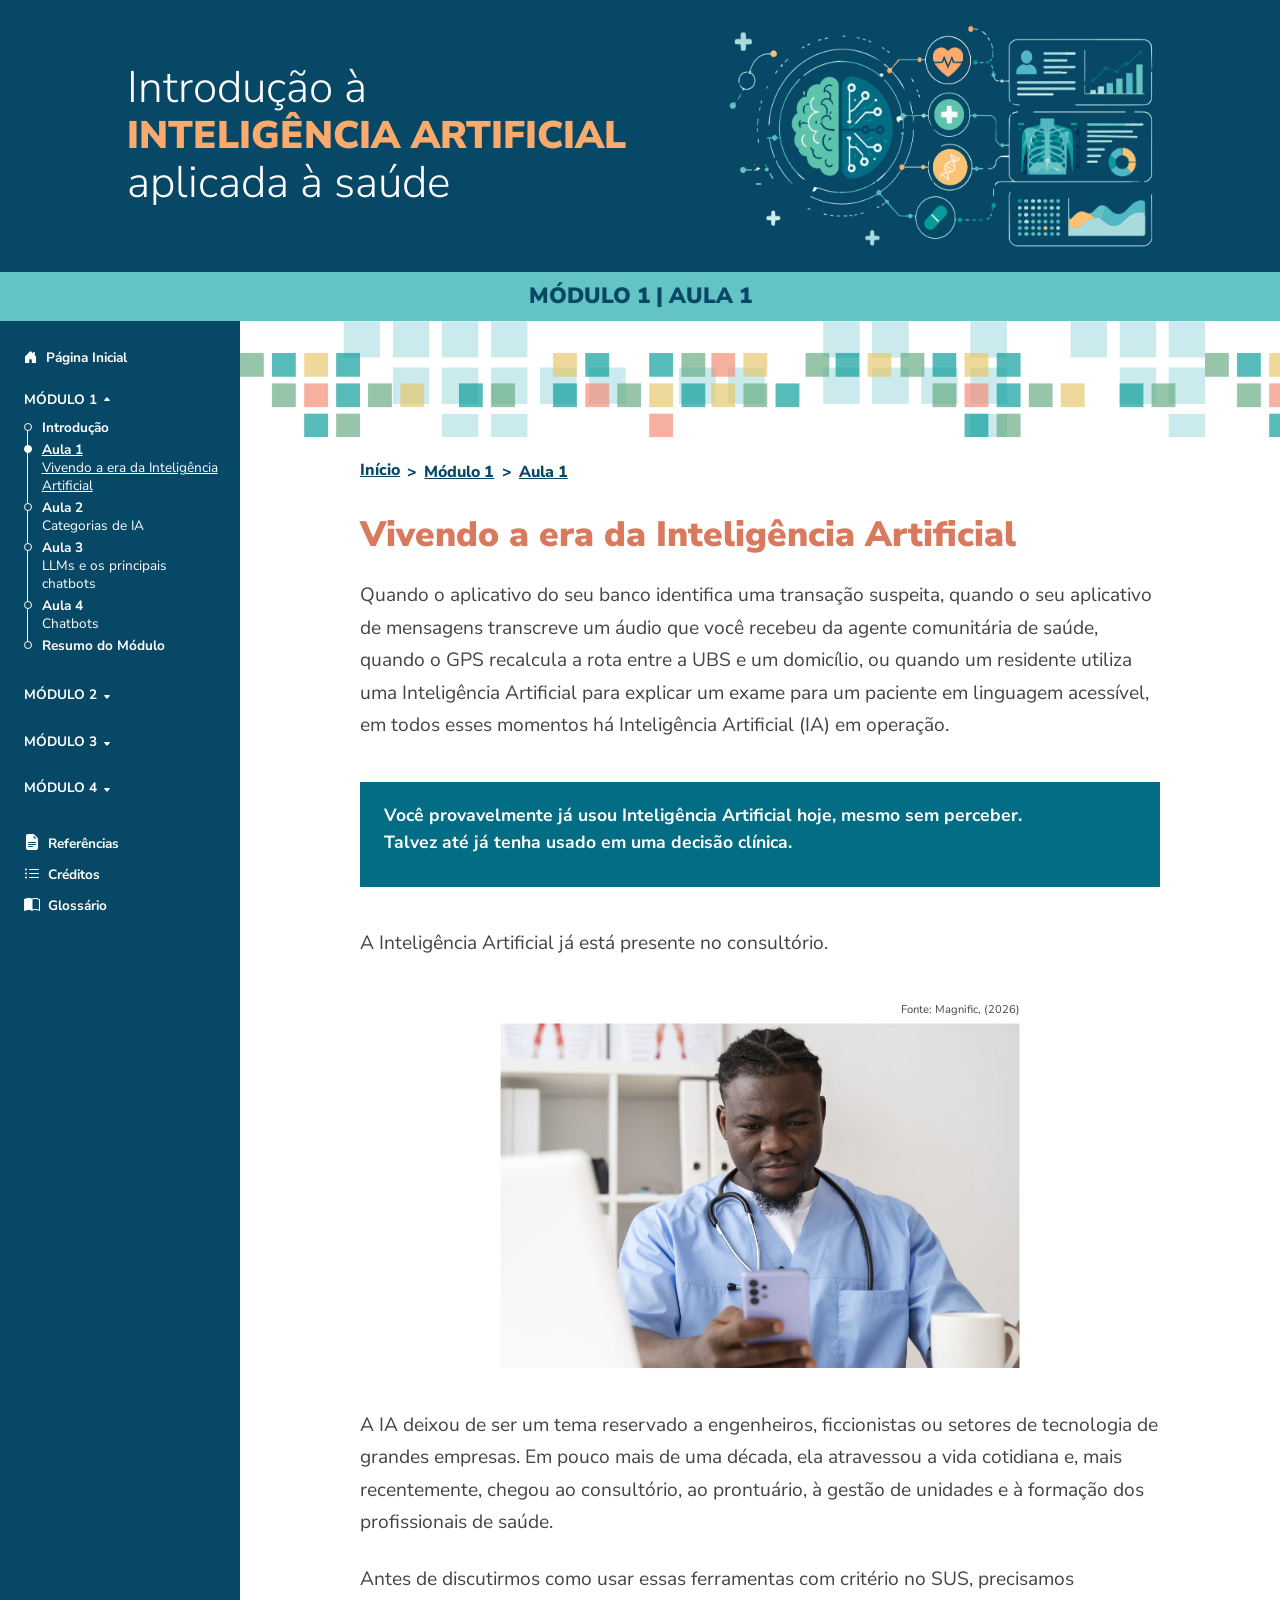
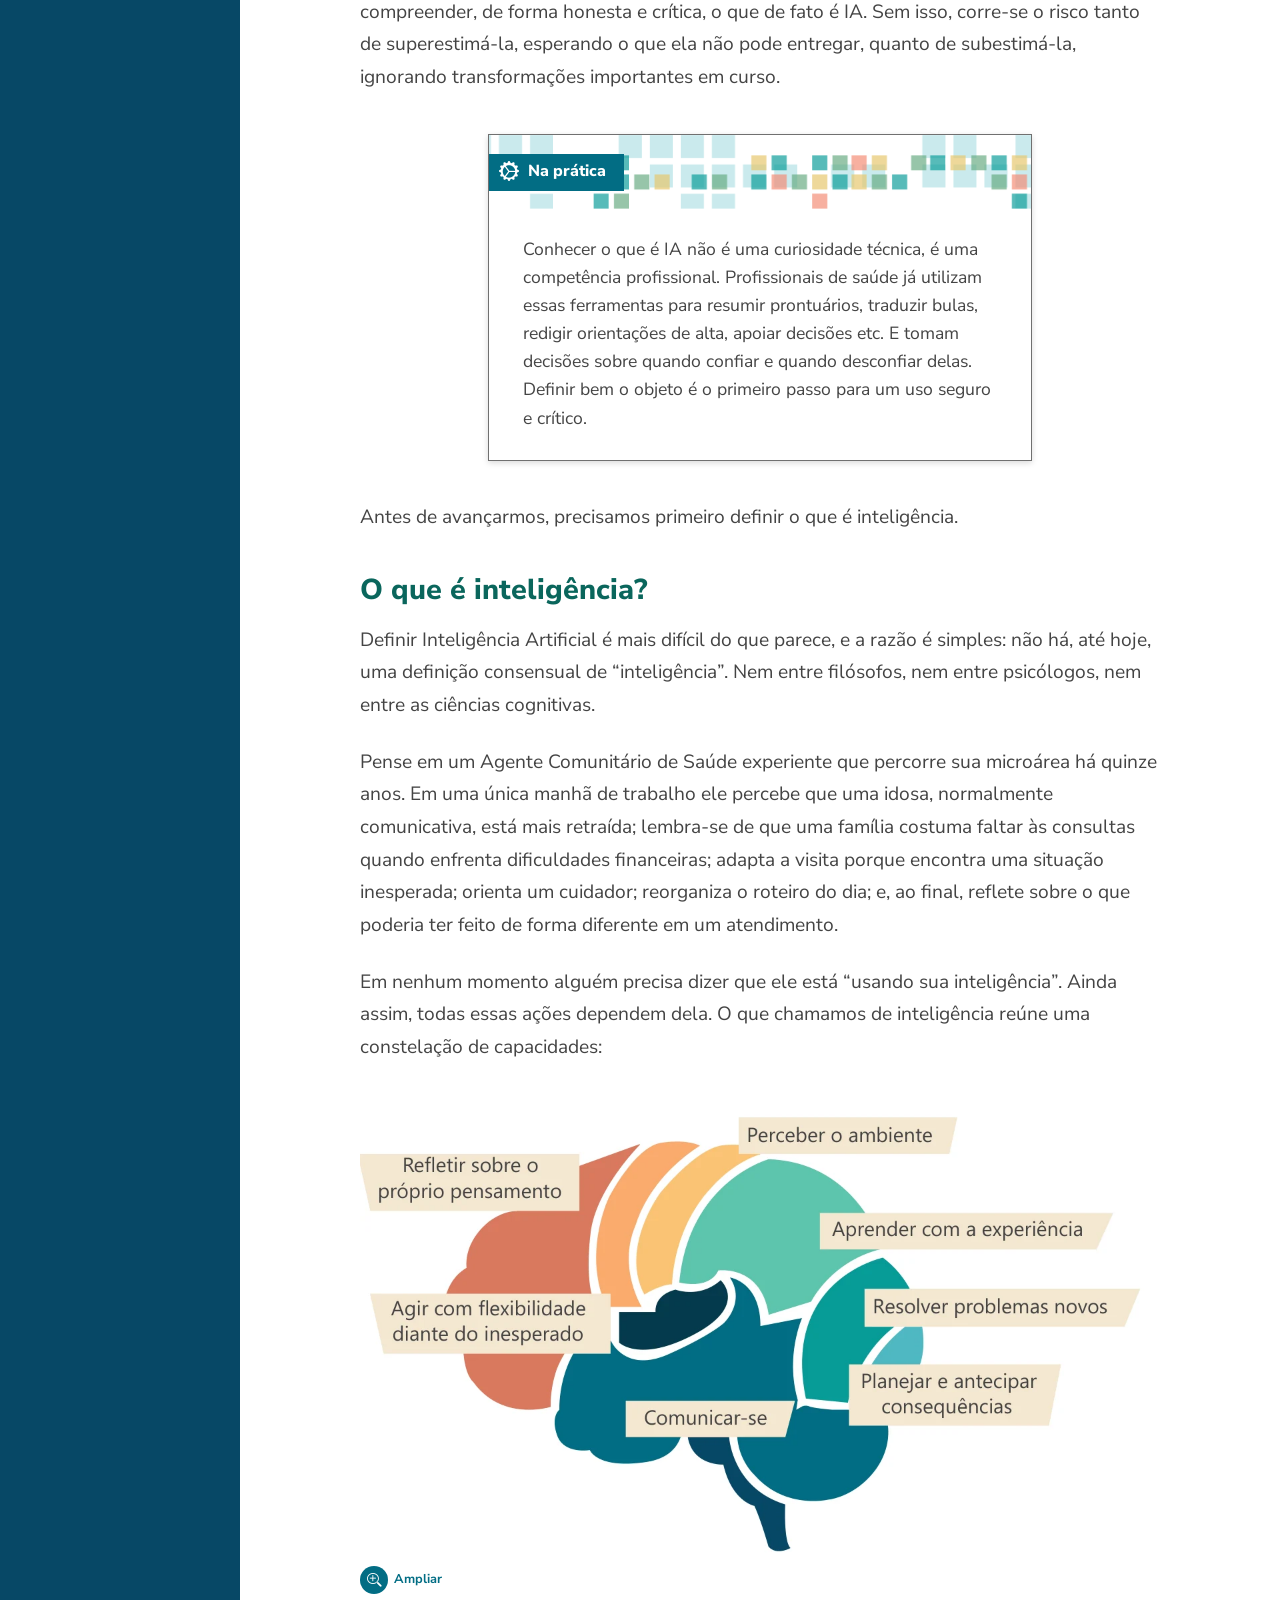
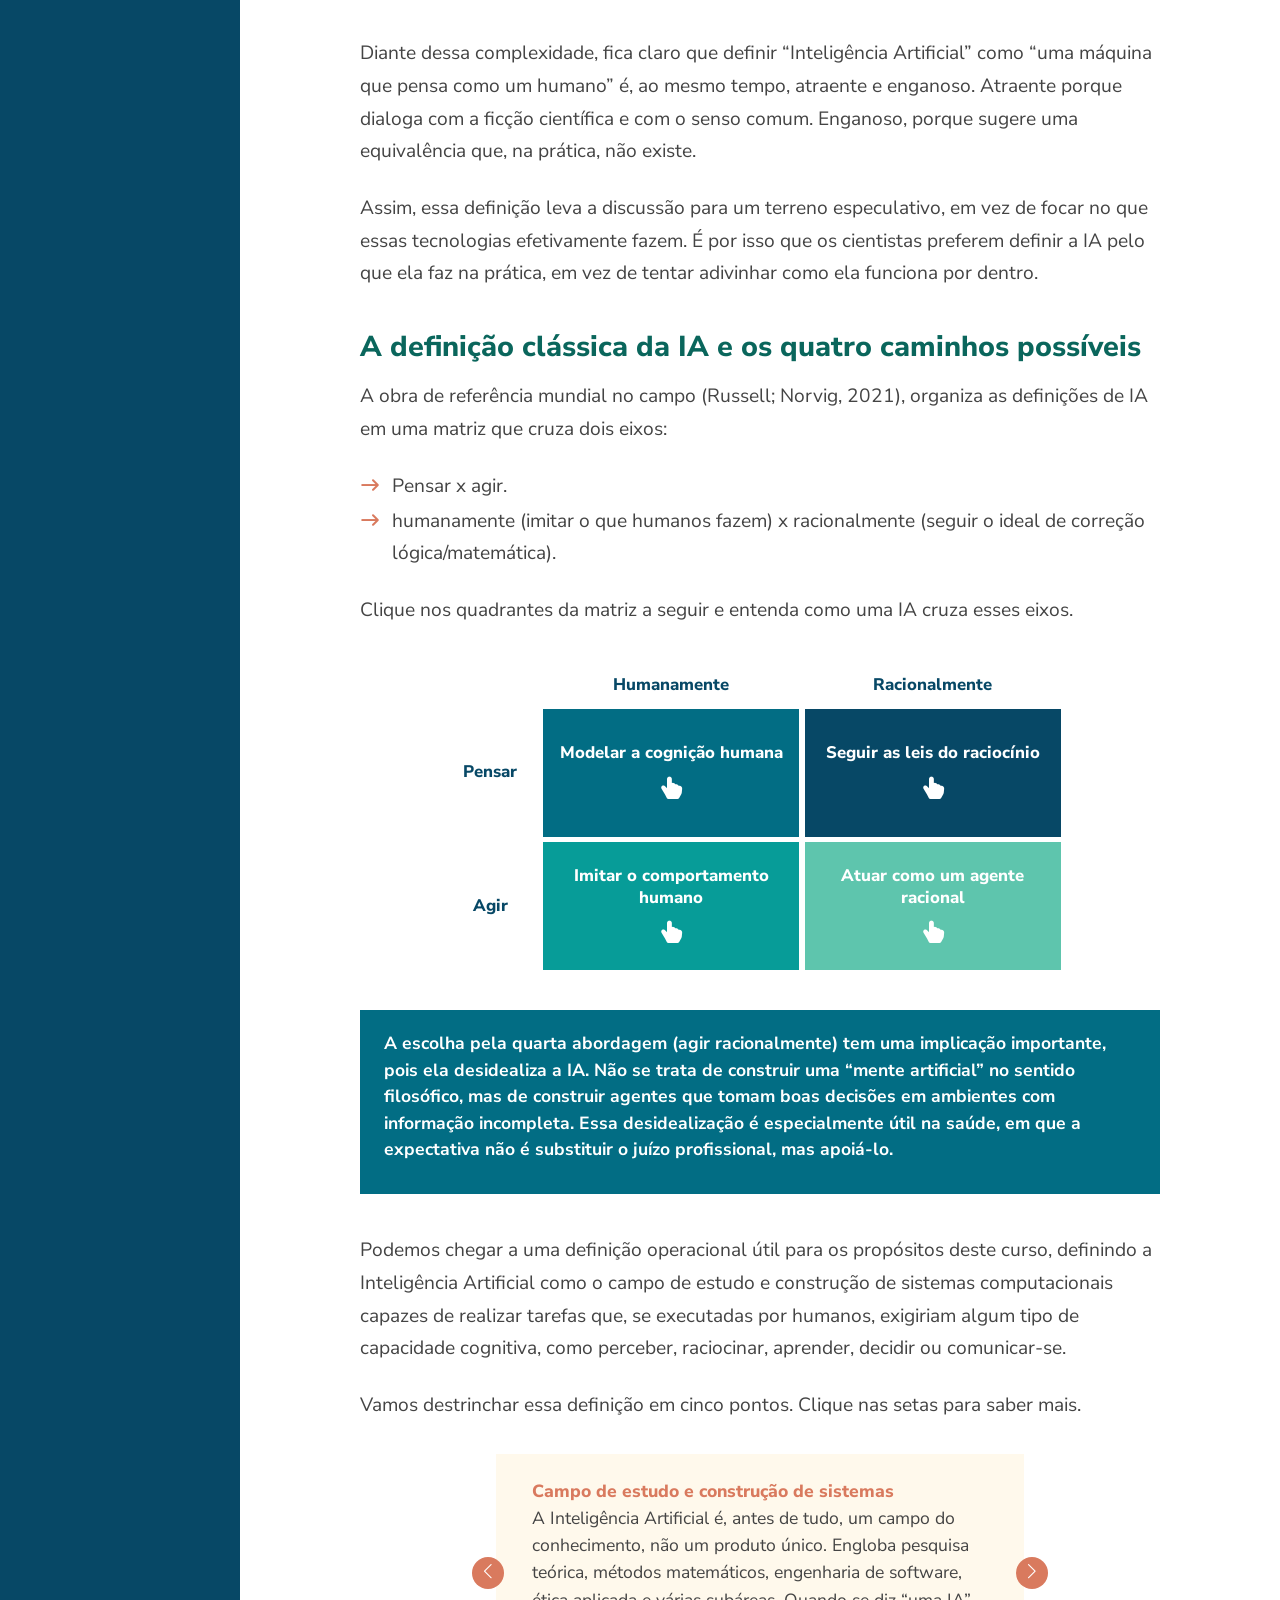
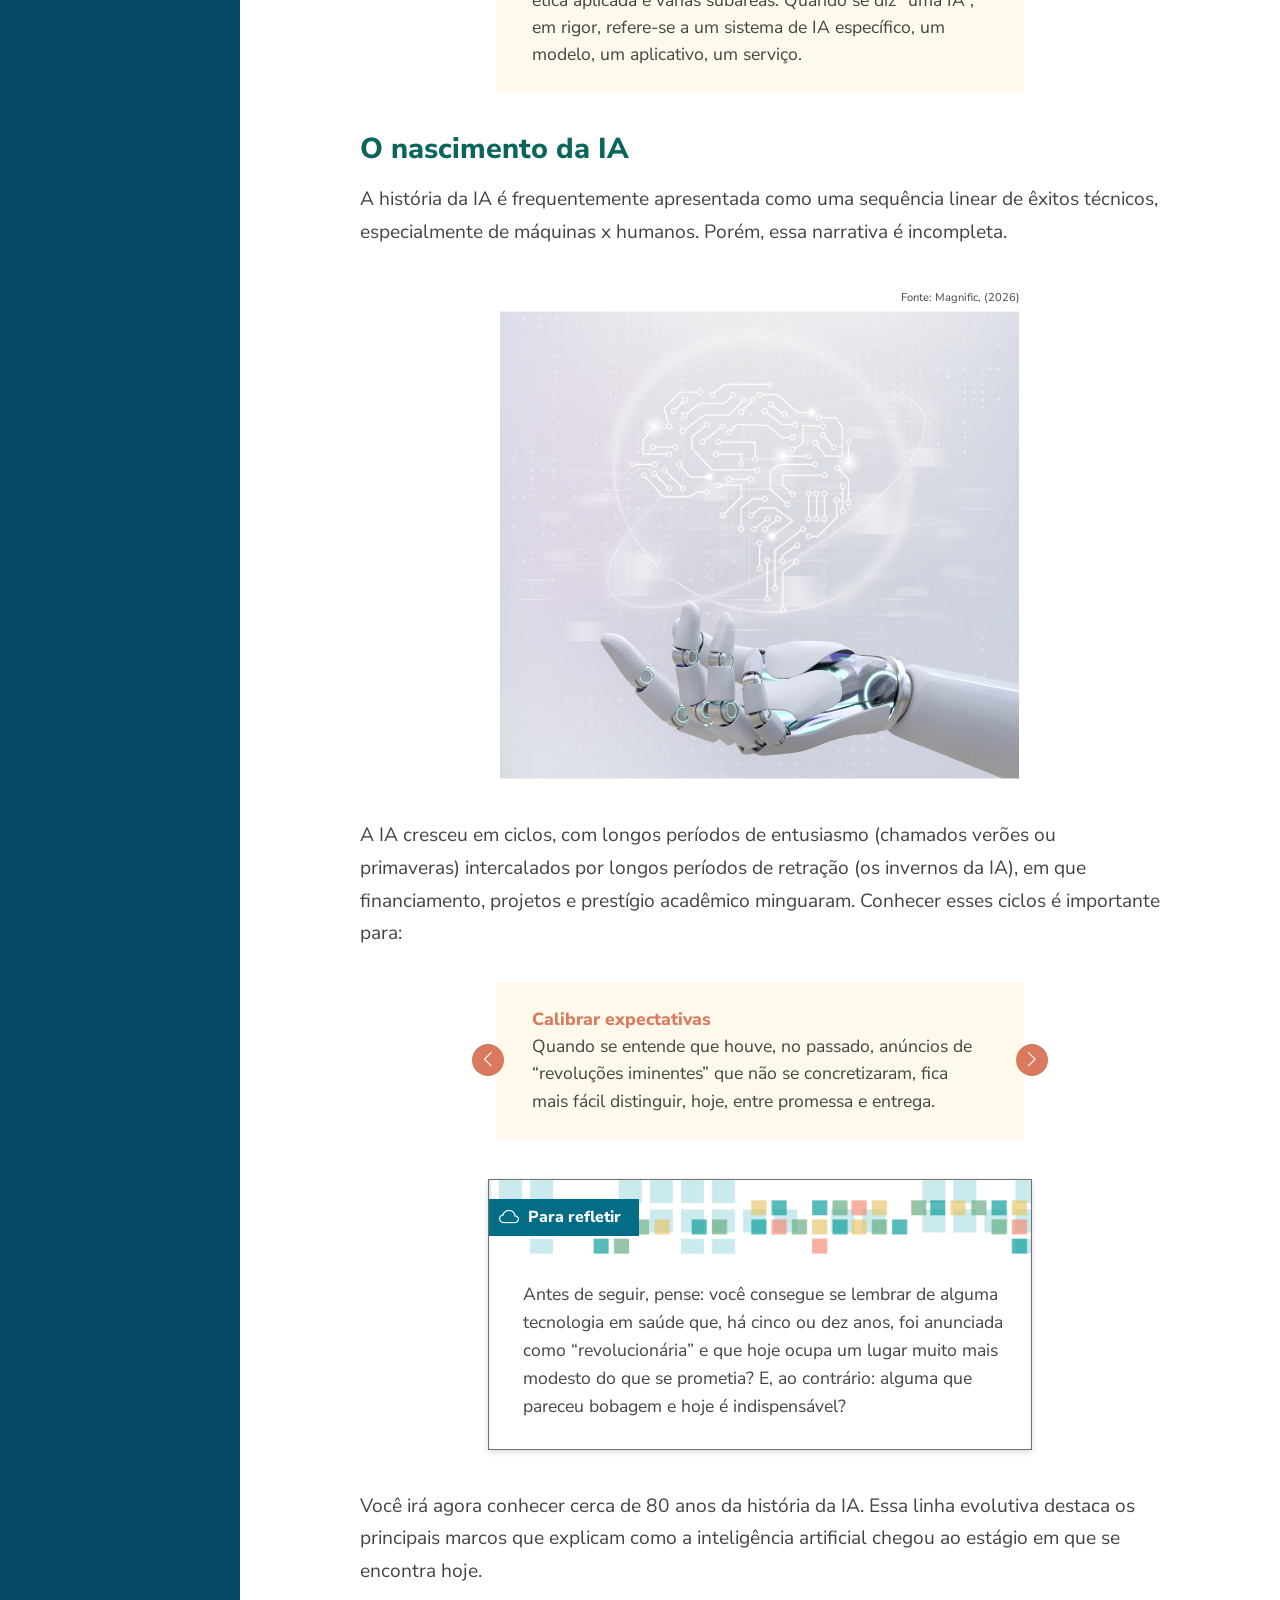
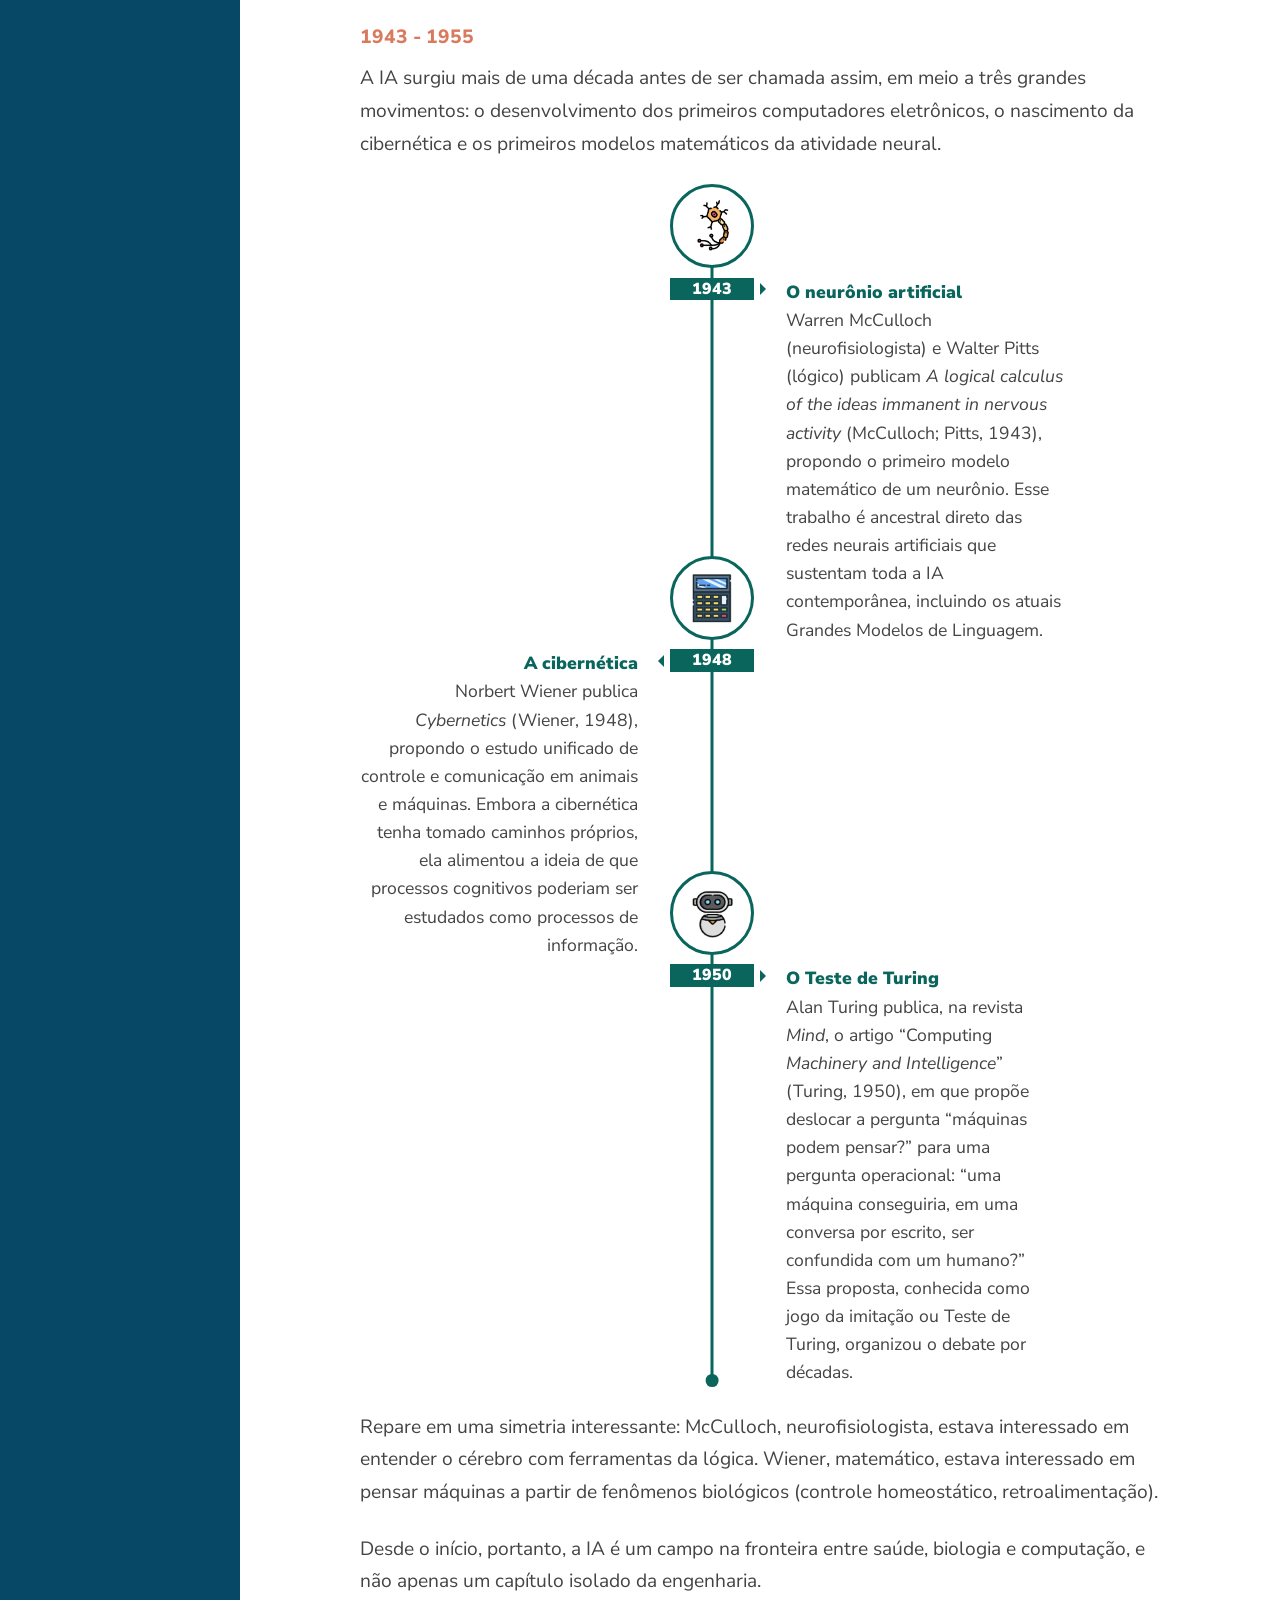
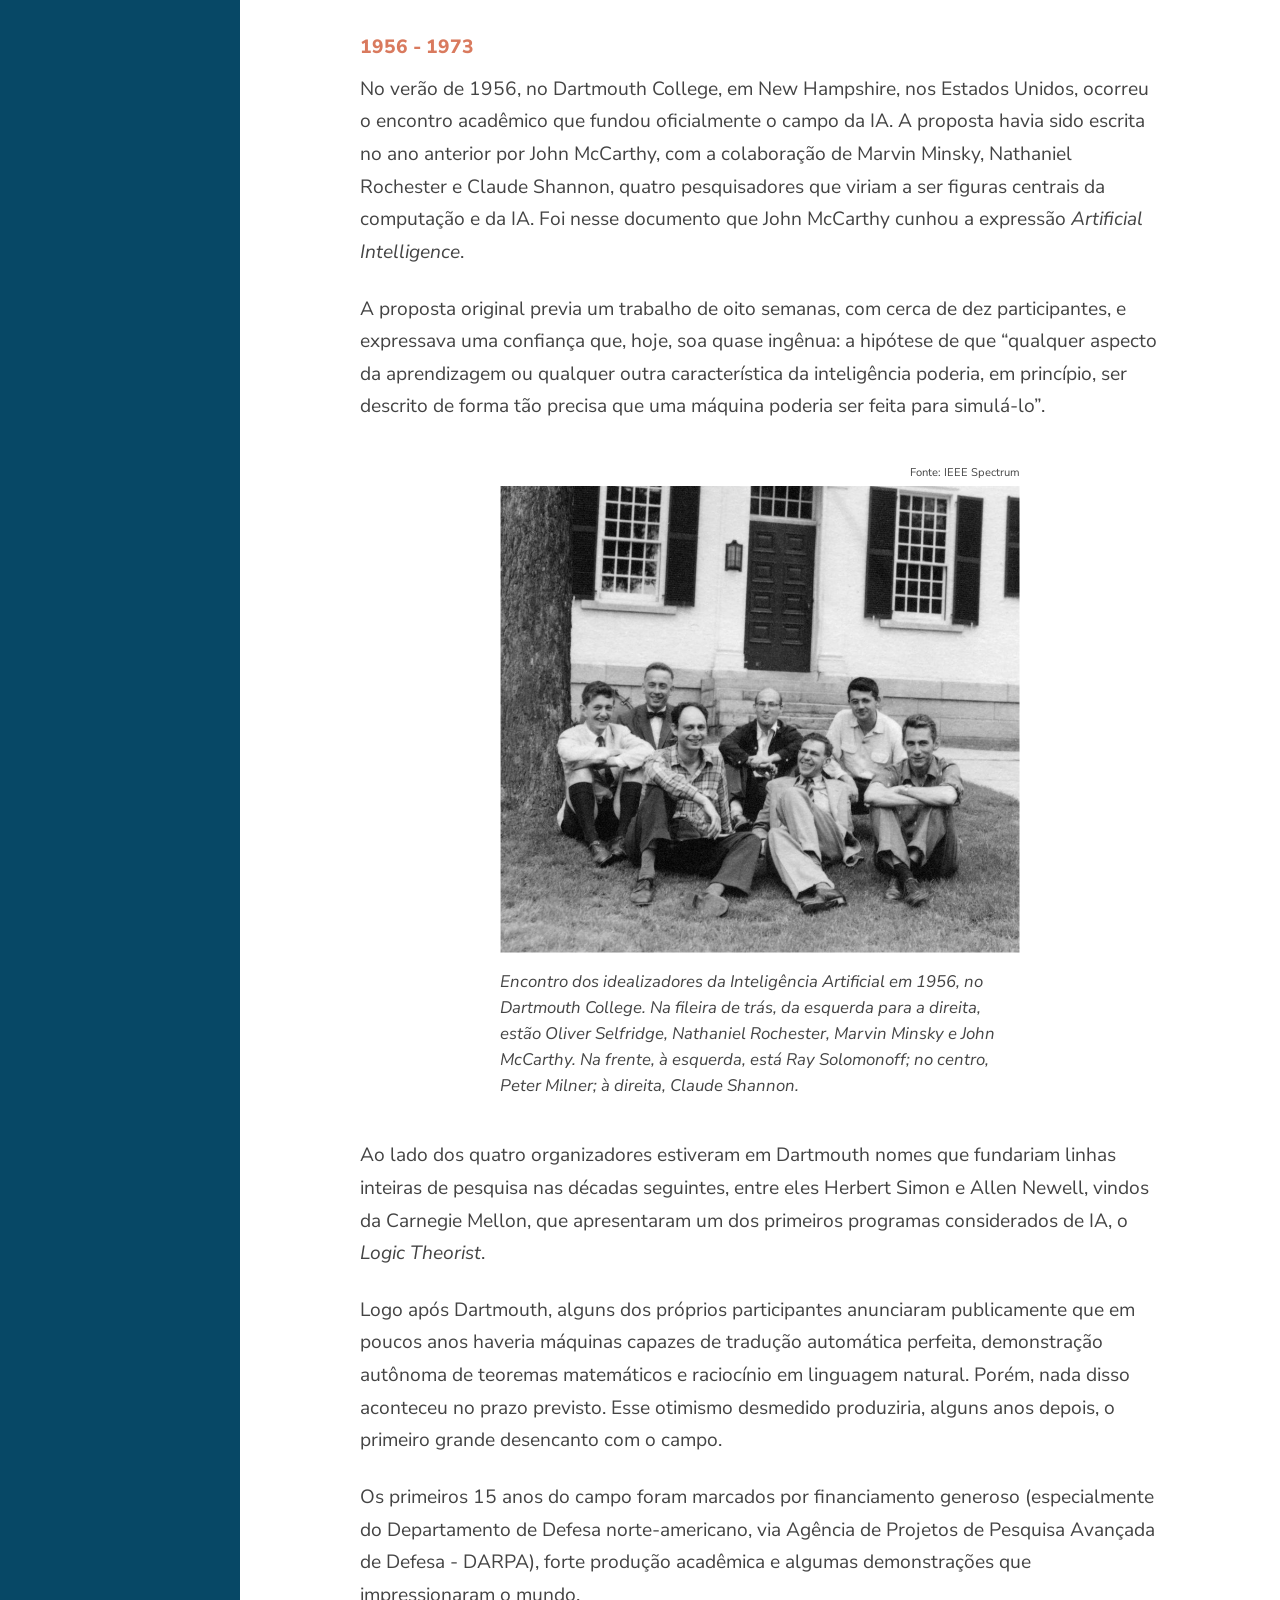
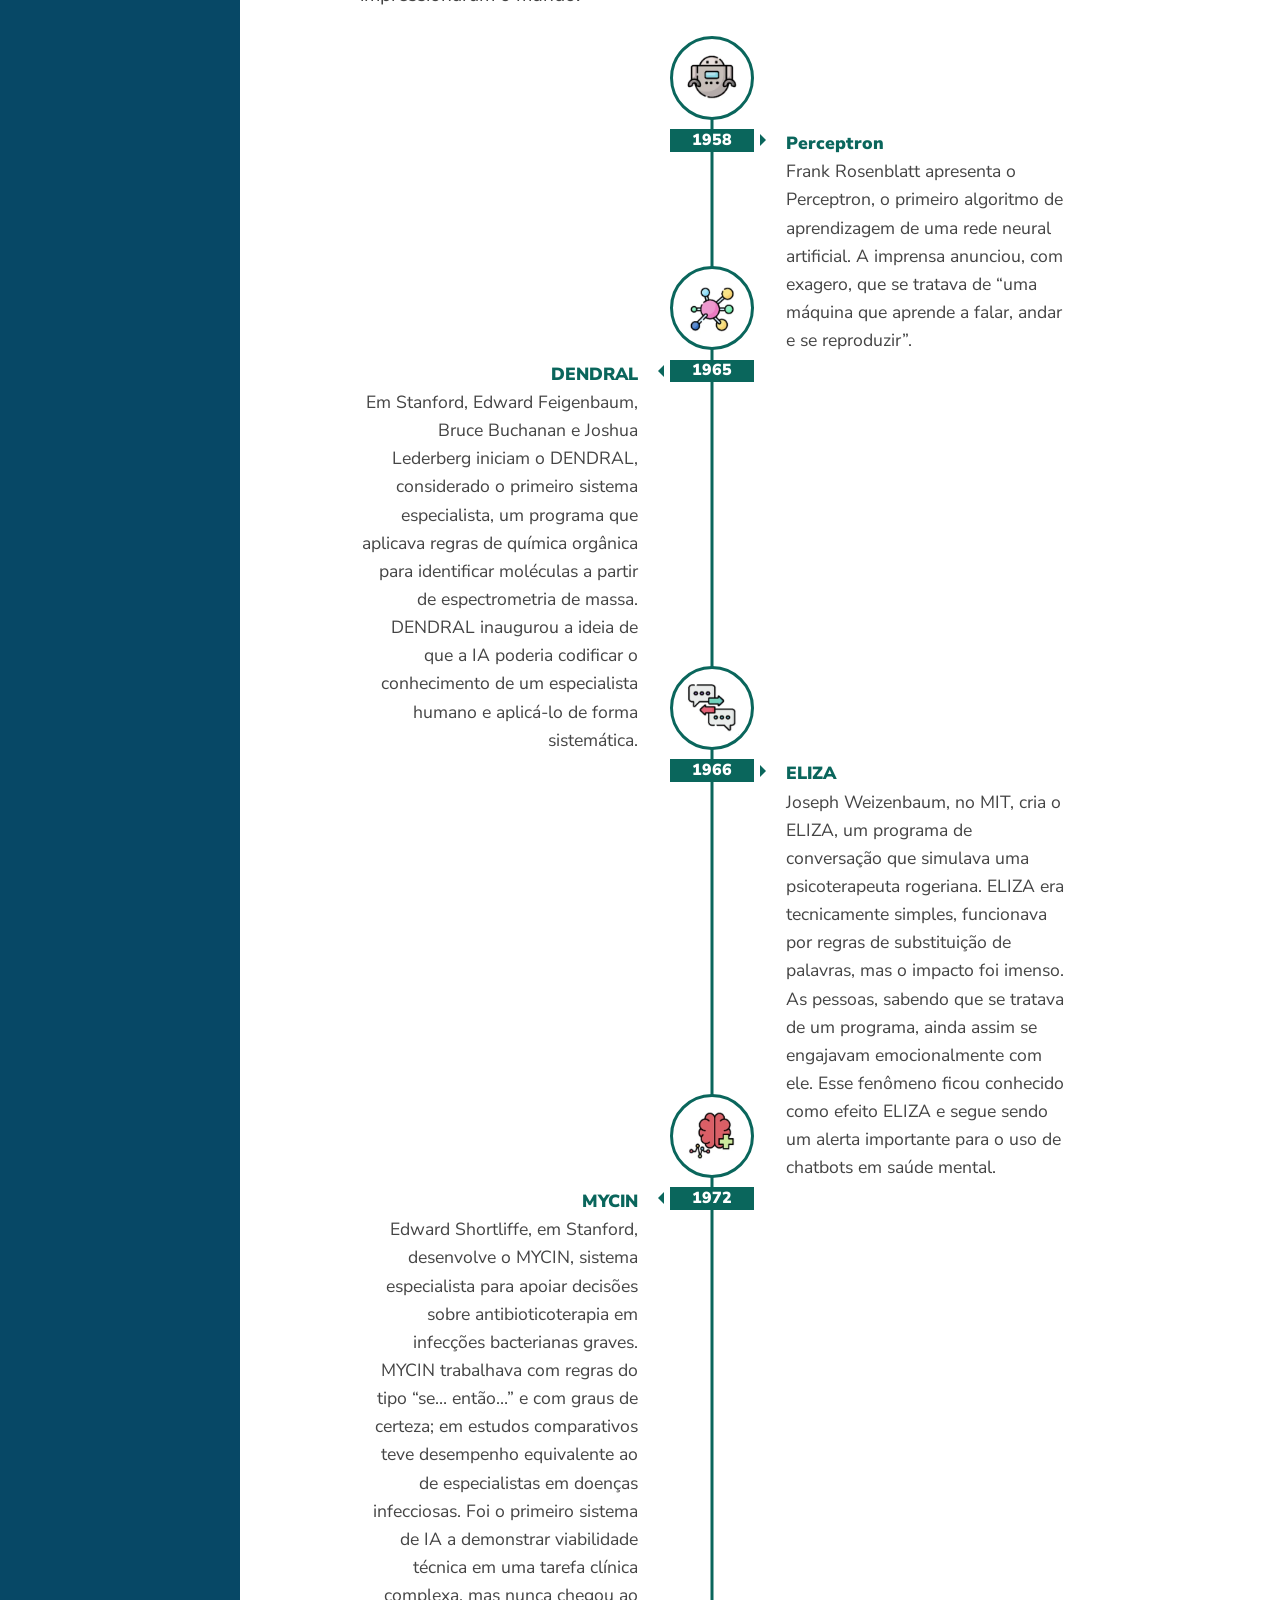
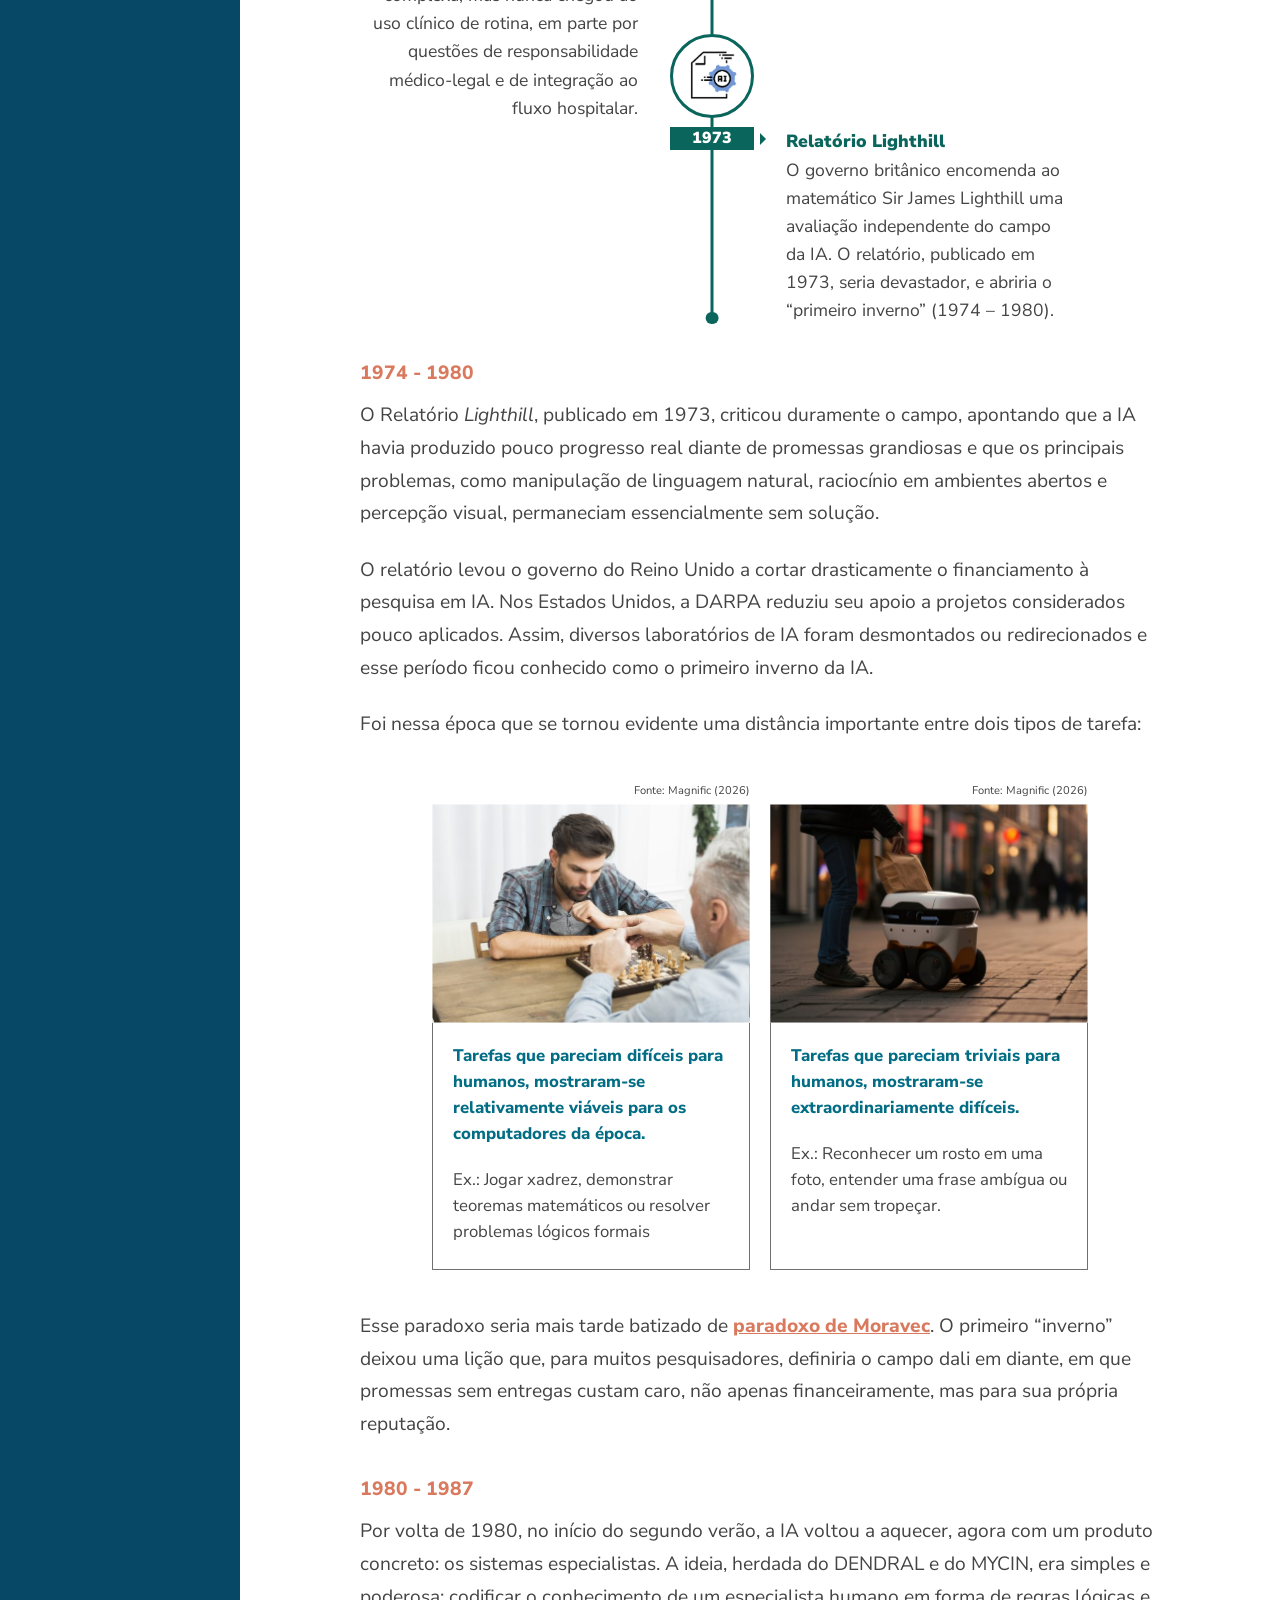
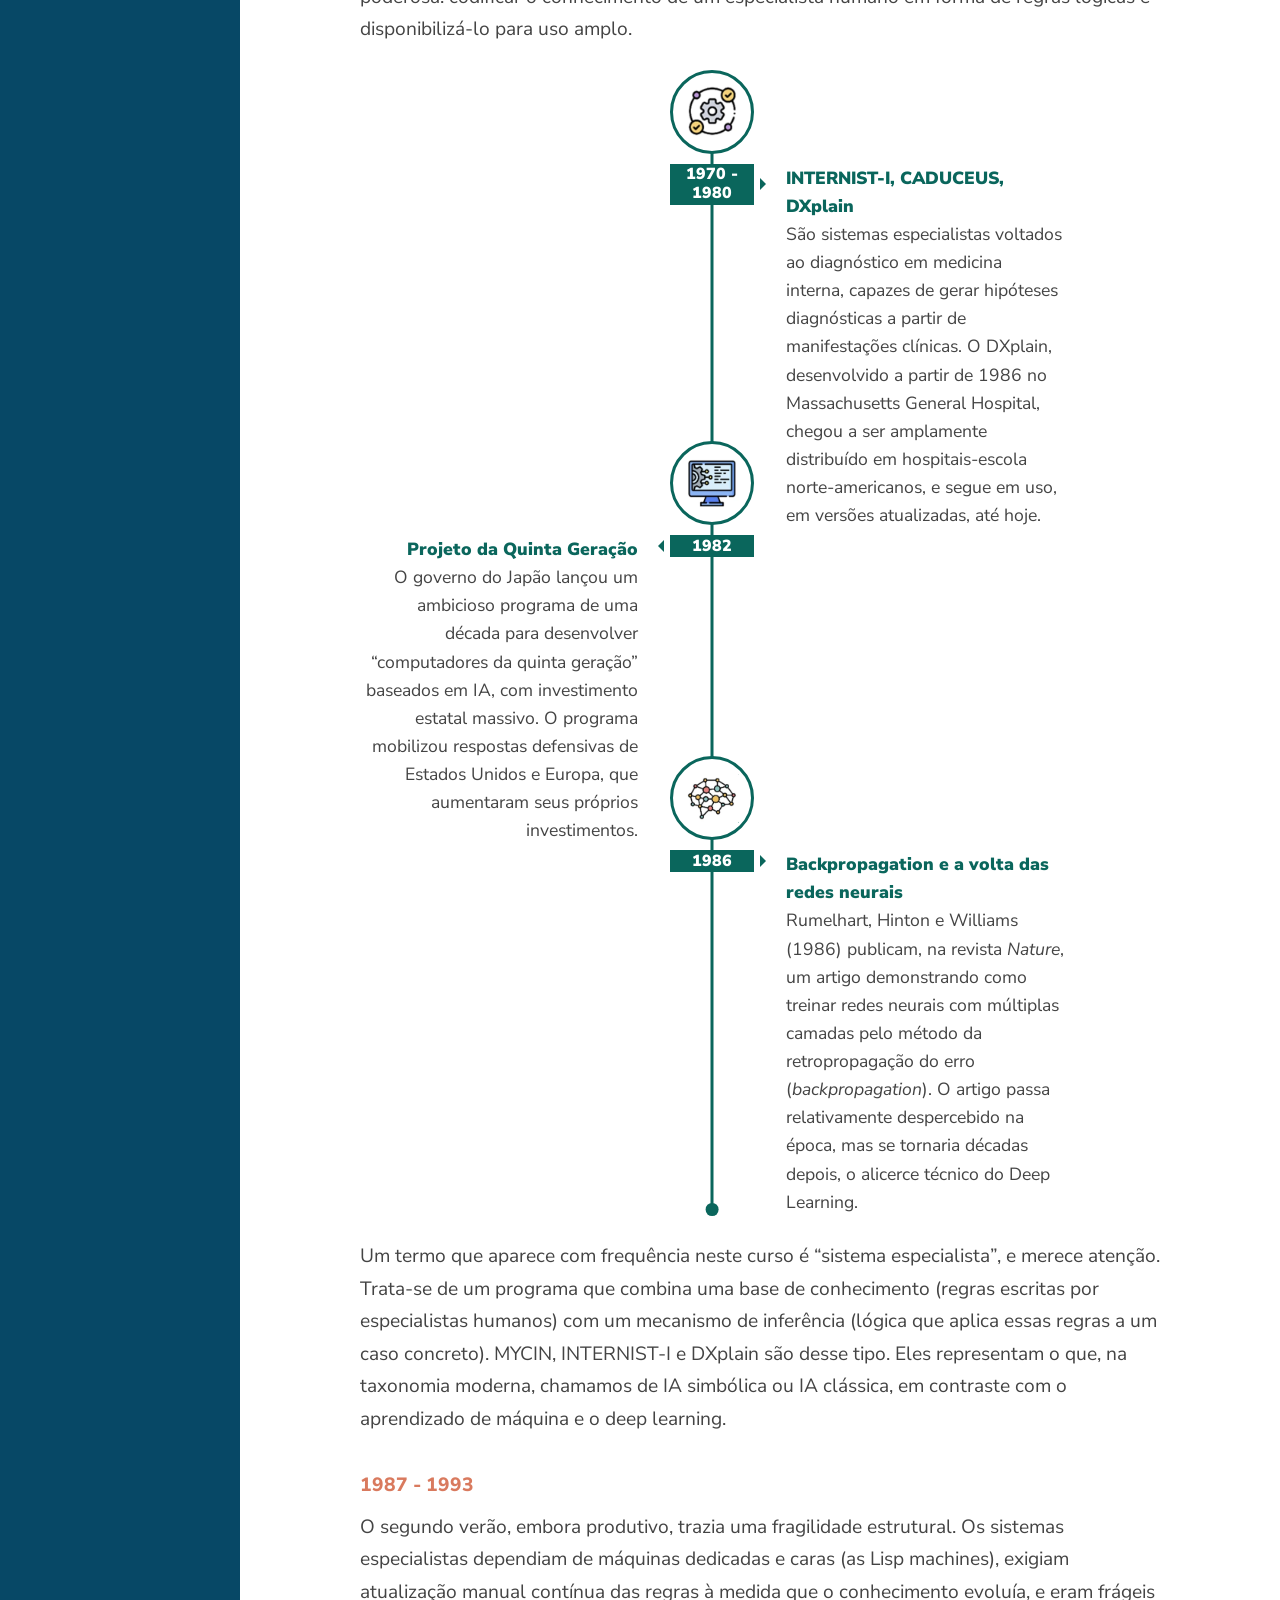
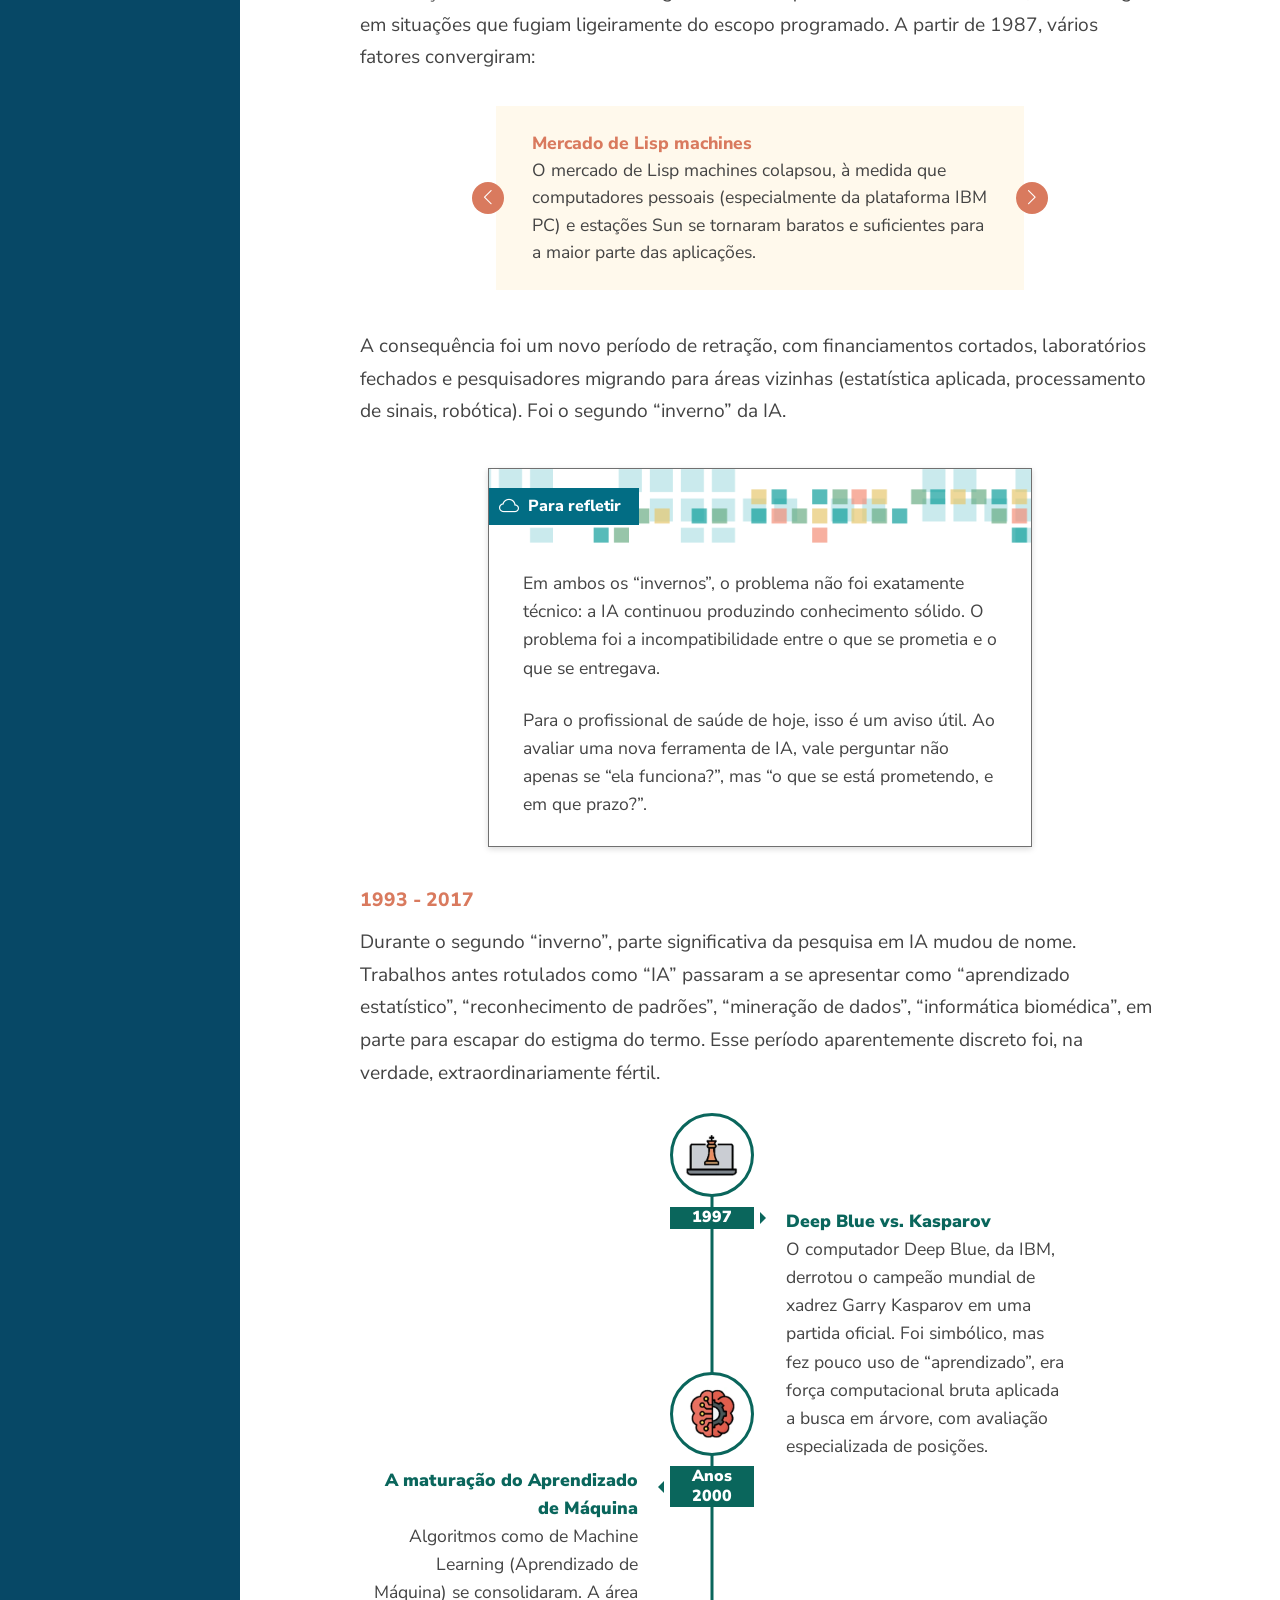
<file: modulo1/aula1.html>
<!DOCTYPE html>
<html lang="pt-BR">

<head>
  <meta charset="utf-8">
  <meta name="viewport" content="width=device-width, initial-scale=1">
  <title></title>
  <link rel="stylesheet" href="../assets/css/curso.css">
</head>

<body>
  <curso-pagina>
    <h1>Vivendo a era da Inteligência Artificial</h1>

    <p>Quando o aplicativo do seu banco identifica uma transação suspeita, quando o seu aplicativo de mensagens
      transcreve um áudio que você recebeu da agente comunitária de saúde, quando o GPS recalcula a rota entre a UBS e
      um domicílio, ou quando um residente utiliza uma Inteligência Artificial para explicar um exame para um paciente
      em linguagem acessível, em todos esses momentos há Inteligência Artificial (IA) em operação.</p>

    <curso-nota>
      <p>Você provavelmente já usou Inteligência Artificial hoje, mesmo sem perceber.<br>Talvez até já tenha usado em
        uma decisão clínica.</p>
    </curso-nota>

    <p>A Inteligência Artificial já está presente no consultório.</p>

    <curso-figura src="img/a1-consultorio.jpg"
      alt="Profissional de saúde de jaleco e estetoscópio consultando o celular no consultório"
      fonte="Magnific, (2026)"></curso-figura>

    <p>A IA deixou de ser um tema reservado a engenheiros, ficcionistas ou setores de tecnologia de grandes empresas. Em
      pouco mais de uma década, ela atravessou a vida cotidiana e, mais recentemente, chegou ao consultório, ao
      prontuário, à gestão de unidades e à formação dos profissionais de saúde.</p>
    <p>Antes de discutirmos como usar essas ferramentas com critério no SUS, precisamos compreender, de forma honesta e
      crítica, o que de fato é IA. Sem isso, corre-se o risco tanto de superestimá-la, esperando o que ela não pode
      entregar, quanto de subestimá-la, ignorando transformações importantes em curso.</p>

    <curso-caixa tipo="pratica">
      <p>Conhecer o que é IA não é uma curiosidade técnica, é uma competência profissional. Profissionais de saúde já
        utilizam essas ferramentas para resumir prontuários, traduzir bulas, redigir orientações de alta, apoiar
        decisões etc. E tomam decisões sobre quando confiar e quando desconfiar delas. Definir bem o objeto é o primeiro
        passo para um uso seguro e crítico.</p>
    </curso-caixa>

    <p>Antes de avançarmos, precisamos primeiro definir o que é inteligência.</p>

    <h2>O que é inteligência?</h2>
    <p>Definir Inteligência Artificial é mais difícil do que parece, e a razão é simples: não há, até hoje, uma
      definição consensual de “inteligência”. Nem entre filósofos, nem entre psicólogos, nem entre as ciências
      cognitivas.</p>
    <p>Pense em um Agente Comunitário de Saúde experiente que percorre sua microárea há quinze anos. Em uma única manhã
      de trabalho ele percebe que uma idosa, normalmente comunicativa, está mais retraída; lembra-se de que uma família
      costuma faltar às consultas quando enfrenta dificuldades financeiras; adapta a visita porque encontra uma situação
      inesperada; orienta um cuidador; reorganiza o roteiro do dia; e, ao final, reflete sobre o que poderia ter feito
      de forma diferente em um atendimento.</p>
    <p>Em nenhum momento alguém precisa dizer que ele está “usando sua inteligência”. Ainda assim, todas essas ações
      dependem dela. O que chamamos de inteligência reúne uma constelação de capacidades:</p>

    <curso-figura larga src="img/a1-capacidades.webp"
      alt="Cérebro dividido em áreas coloridas, cada uma com uma capacidade da inteligência">
      <curso-audiodescricao>
        <p>Ilustração de um cérebro dividido em sete áreas coloridas. Cada área traz uma etiqueta: perceber o ambiente;
          refletir sobre o próprio pensamento; aprender com a experiência; resolver problemas novos; agir com
          flexibilidade diante do inesperado; planejar e antecipar consequências; comunicar-se.</p>
      </curso-audiodescricao>
    </curso-figura>

    <p>Diante dessa complexidade, fica claro que definir “Inteligência Artificial” como “uma máquina que pensa como um
      humano” é, ao mesmo tempo, atraente e enganoso. Atraente porque dialoga com a ficção científica e com o senso
      comum. Enganoso, porque sugere uma equivalência que, na prática, não existe.</p>
    <p>Assim, essa definição leva a discussão para um terreno especulativo, em vez de focar no que essas tecnologias
      efetivamente fazem. É por isso que os cientistas preferem definir a IA pelo que ela faz na prática, em vez de
      tentar adivinhar como ela funciona por dentro.</p>

    <h2>A definição clássica da IA e os quatro caminhos possíveis</h2>
    <p>A obra de referência mundial no campo (Russell; Norvig, 2021), organiza as definições de IA em uma matriz que
      cruza dois eixos:</p>
    <ul class="lista-setas">
      <li>Pensar x agir.</li>
      <li>humanamente (imitar o que humanos fazem) x racionalmente (seguir o ideal de correção lógica/matemática).</li>
    </ul>
    <p>Clique nos quadrantes da matriz a seguir e entenda como uma IA cruza esses eixos.</p>

    <curso-matriz colunas="Humanamente|Racionalmente" linhas="Pensar|Agir">
      <curso-item titulo="Modelar a cognição humana" modal-titulo="Pensar humanamente">
        <p>Projetar máquinas que reproduzam os processos mentais dos humanos. Esse é o terreno da modelagem cognitiva,
          na fronteira com a neurociência.</p>
      </curso-item>
      <curso-item titulo="Seguir as leis do raciocínio" modal-titulo="Pensar racionalmente">
        <p>Projetar máquinas que sigam regras lógicas formais e cheguem a conclusões corretas. É a tradição que vai de
          Aristóteles aos sistemas especialistas baseados em regras.</p>
      </curso-item>
      <curso-item titulo="Imitar o comportamento humano" modal-titulo="Agir humanamente">
        <p>Projetar máquinas cujo comportamento, em interação, seja indistinguível do humano. É aqui que se situa o
          famoso Teste de Turing, proposto em 1950, em que uma máquina é considerada “inteligente” se um avaliador
          humano, conversando com ela por escrito, não conseguir distingui-la de outra pessoa.</p>
      </curso-item>
      <curso-item titulo="Atuar como um agente racional" modal-titulo="Agir racionalmente">
        <p>Projetar agentes racionais: sistemas que percebem o ambiente, têm objetivos e agem de modo a maximizar a
          chance de atingir esses objetivos. Essa é, hoje, a abordagem dominante no campo.</p>
      </curso-item>
    </curso-matriz>

    <curso-nota>
      <p>A escolha pela quarta abordagem (agir racionalmente) tem uma implicação importante, pois ela desidealiza a IA.
        Não se trata de construir uma “mente artificial” no sentido filosófico, mas de construir agentes que tomam boas
        decisões em ambientes com informação incompleta. Essa desidealização é especialmente útil na saúde, em que a
        expectativa não é substituir o juízo profissional, mas apoiá-lo.</p>
    </curso-nota>

    <p>Podemos chegar a uma definição operacional útil para os propósitos deste curso, definindo a Inteligência
      Artificial como o campo de estudo e construção de sistemas computacionais capazes de realizar tarefas que, se
      executadas por humanos, exigiriam algum tipo de capacidade cognitiva, como perceber, raciocinar, aprender, decidir
      ou comunicar-se.</p>
    <p>Vamos destrinchar essa definição em cinco pontos. Clique nas setas para saber mais.</p>

    <curso-carrossel>
      <curso-item titulo="Campo de estudo e construção de sistemas">
        <p>A Inteligência Artificial é, antes de tudo, um campo do conhecimento, não um produto único. Engloba pesquisa
          teórica, métodos matemáticos, engenharia de software, ética aplicada e várias subáreas. Quando se diz “uma
          IA”, em rigor, refere-se a um sistema de IA específico, um modelo, um aplicativo, um serviço.</p>
      </curso-item>
      <curso-item titulo="Sistemas computacionais">
        <p>A Inteligência Artificial é necessariamente computacional. Roda em máquinas, sob forma de código, dados e
          parâmetros. Uma diretriz clínica em papel, por mais sofisticada que seja, não é IA. Um sistema que automatiza
          essa diretriz, decidindo computacionalmente quando aplicá-la, pode ser.</p>
      </curso-item>
      <curso-item titulo="Tarefas que exigiriam capacidade cognitiva humana">
        <p>Essa cláusula define o escopo das tarefas consideradas de IA. Calcular uma média aritmética não é IA.
          Classificar imagens de retina como portadoras ou não de retinopatia diabética é. A fronteira é histórica e
          móvel, ou seja, tarefas que ontem eram consideradas de IA, hoje viraram software comum (uma armadilha
          conhecida como “<a href="#modal-efeito-ia">efeito IA</a>”).</p>
      </curso-item>
      <curso-item titulo="Perceber, raciocinar, aprender, decidir, comunicar-se">
        <p>Essas cinco capacidades cobrem a maior parte das aplicações atuais de IA em saúde, da visão computacional
          para imagens diagnósticas ao aprendizado supervisionado em prontuários, passando pelos modelos de linguagem
          que sustentam os chatbots.</p>
      </curso-item>
      <curso-item titulo="Algum tipo de capacidade cognitiva">
        <p>A expressão “algum tipo” é deliberada. Sistemas de IA não pensam como humanos, mesmo quando produzem saídas
          que se parecem com o pensamento humano. Tratar essa diferença com seriedade é parte da fluência crítica que
          este curso quer desenvolver.</p>
      </curso-item>
    </curso-carrossel>

    <curso-modal id="modal-efeito-ia" titulo="Efeito IA">
      <p>Há um padrão recorrente na história da IA. Assim que uma técnica se torna confiável e amplamente adotada, ela
        tende a ser reclassificada como “engenharia” ou “tecnologia comum”, deixando de ser percebida como Inteligência
        Artificial. Haenlein e Kaplan (2019) ilustram esse fenômeno com casos como o reconhecimento ótico de caracteres
        (OCR) e o reconhecimento de voz, antes considerados problemas centrais da IA e hoje tratados como soluções de
        engenharia padrão.</p>
      <p>McCorduck (2004, p. 204) já havia apontado que, sempre que uma máquina conseguia executar uma tarefa antes
        considerada inteligente, surgia um coro de críticos afirmando que aquilo “não era pensar”. A formulação ficou
        consagrada por Hofstadter (2001, p. 601) sob o nome de “teorema de Tesler”: "IA é tudo aquilo que ainda não foi
        feito" (Tesler <i>apud</i> Hofstadter, 2001, p. 601). Reconhecer esse padrão é útil ao profissional de saúde
        porque ajuda a calibrar expectativas. Nem tudo o que hoje parece "óbvio" nas soluções digitais em saúde é
        trivial, muito veio de décadas de pesquisa em IA e nem tudo o que hoje é apresentado como “novidade
        revolucionária” se manterá com esse status.</p>
    </curso-modal>

    <h2>O nascimento da IA</h2>
    <p>A história da IA é frequentemente apresentada como uma sequência linear de êxitos técnicos, especialmente de
      máquinas x humanos. Porém, essa narrativa é incompleta.</p>

    <curso-figura src="img/a1-mao-robotica.jpg"
      alt="Mão robótica com um cérebro formado por circuitos flutuando sobre a palma"
      fonte="Magnific, (2026)"></curso-figura>

    <p>A IA cresceu em ciclos, com longos períodos de entusiasmo (chamados verões ou primaveras) intercalados por longos
      períodos de retração (os invernos da IA), em que financiamento, projetos e prestígio acadêmico minguaram. Conhecer
      esses ciclos é importante para:</p>

    <curso-carrossel>
      <curso-item titulo="Calibrar expectativas">
        <p>Quando se entende que houve, no passado, anúncios de “revoluções iminentes” que não se concretizaram, fica
          mais fácil distinguir, hoje, entre promessa e entrega.</p>
      </curso-item>
      <curso-item titulo="Reconhecer a IA antes de 2022">
        <p>Sistemas de apoio à decisão clínica existem desde os anos 1970. Reconhecer essa linhagem ajuda o profissional
          a perceber que a IA já estava no SUS muito antes da palavra estar nas redes sociais.</p>
      </curso-item>
      <curso-item titulo="Evitar armadilhas de discurso">
        <p>Quem conhece os ciclos identifica mais rápido tanto o “tudo vai mudar amanhã” quanto o “isso é só modismo”.
        </p>
      </curso-item>
    </curso-carrossel>

    <curso-caixa tipo="refletir">
      <p>Antes de seguir, pense: você consegue se lembrar de alguma tecnologia em saúde que, há cinco ou dez anos, foi
        anunciada como “revolucionária” e que hoje ocupa um lugar muito mais modesto do que se prometia? E, ao
        contrário: alguma que pareceu bobagem e hoje é indispensável?</p>
    </curso-caixa>

    <p>Você irá agora conhecer cerca de 80 anos da história da IA. Essa linha evolutiva destaca os principais marcos que
      explicam como a inteligência artificial chegou ao estágio em que se encontra hoje.</p>

    <h3>1943 - 1955</h3>
    <p>A IA surgiu mais de uma década antes de ser chamada assim, em meio a três grandes movimentos: o desenvolvimento
      dos primeiros computadores eletrônicos, o nascimento da cibernética e os primeiros modelos matemáticos da
      atividade neural.</p>

    <curso-linha-tempo>
      <curso-item ano="1943" titulo="O neurônio artificial" imagem="img/icones/linha-1943.webp">
        <p>Warren McCulloch (neurofisiologista) e Walter Pitts (lógico) publicam <i>A logical calculus of the ideas
            immanent in nervous activity</i> (McCulloch; Pitts, 1943), propondo o primeiro modelo matemático de um
          neurônio. Esse trabalho é ancestral direto das redes neurais artificiais que sustentam toda a IA
          contemporânea, incluindo os atuais Grandes Modelos de Linguagem.</p>
      </curso-item>
      <curso-item ano="1948" titulo="A cibernética" imagem="img/icones/linha-1948.webp">
        <p>Norbert Wiener publica <i>Cybernetics</i> (Wiener, 1948), propondo o estudo unificado de controle e
          comunicação em animais e máquinas. Embora a cibernética tenha tomado caminhos próprios, ela alimentou a ideia
          de que processos cognitivos poderiam ser estudados como processos de informação.</p>
      </curso-item>
      <curso-item ano="1950" titulo="O Teste de Turing" imagem="img/icones/linha-1950.webp">
        <p>Alan Turing publica, na revista <i>Mind</i>, o artigo “Computing <i>Machinery and Intelligence</i>” (Turing,
          1950), em que propõe deslocar a pergunta “máquinas podem pensar?” para uma pergunta operacional: “uma máquina
          conseguiria, em uma conversa por escrito, ser confundida com um humano?” Essa proposta, conhecida como jogo da
          imitação ou Teste de Turing, organizou o debate por décadas.</p>
      </curso-item>
    </curso-linha-tempo>

    <p>Repare em uma simetria interessante: McCulloch, neurofisiologista, estava interessado em entender o cérebro com
      ferramentas da lógica. Wiener, matemático, estava interessado em pensar máquinas a partir de fenômenos biológicos
      (controle homeostático, retroalimentação).</p>
    <p>Desde o início, portanto, a IA é um campo na fronteira entre saúde, biologia e computação, e não apenas um
      capítulo isolado da engenharia.</p>

    <h3>1956 - 1973</h3>
    <p>No verão de 1956, no Dartmouth College, em New Hampshire, nos Estados Unidos, ocorreu o encontro acadêmico que
      fundou oficialmente o campo da IA. A proposta havia sido escrita no ano anterior por John McCarthy, com a
      colaboração de Marvin Minsky, Nathaniel Rochester e Claude Shannon, quatro pesquisadores que viriam a ser figuras
      centrais da computação e da IA. Foi nesse documento que John McCarthy cunhou a expressão <i>Artificial
        Intelligence</i>.</p>
    <p>A proposta original previa um trabalho de oito semanas, com cerca de dez participantes, e expressava uma
      confiança que, hoje, soa quase ingênua: a hipótese de que “qualquer aspecto da aprendizagem ou qualquer outra
      característica da inteligência poderia, em princípio, ser descrito de forma tão precisa que uma máquina poderia
      ser feita para simulá-lo”.</p>

    <curso-figura src="img/a1-dartmouth.jpg"
      alt="Fotografia em preto e branco de sete homens sentados no gramado diante de um prédio" fonte="IEEE Spectrum">
      <p class="figura__legenda--italico">Encontro dos idealizadores da Inteligência Artificial em 1956, no Dartmouth
        College. Na fileira de trás, da esquerda para a direita, estão Oliver Selfridge, Nathaniel Rochester, Marvin
        Minsky e John McCarthy. Na frente, à esquerda, está Ray Solomonoff; no centro, Peter Milner; à direita, Claude
        Shannon.</p>
    </curso-figura>

    <p>Ao lado dos quatro organizadores estiveram em Dartmouth nomes que fundariam linhas inteiras de pesquisa nas
      décadas seguintes, entre eles Herbert Simon e Allen Newell, vindos da Carnegie Mellon, que apresentaram um dos
      primeiros programas considerados de IA, o <i>Logic Theorist</i>.</p>
    <p>Logo após Dartmouth, alguns dos próprios participantes anunciaram publicamente que em poucos anos haveria
      máquinas capazes de tradução automática perfeita, demonstração autônoma de teoremas matemáticos e raciocínio em
      linguagem natural. Porém, nada disso aconteceu no prazo previsto. Esse otimismo desmedido produziria, alguns anos
      depois, o primeiro grande desencanto com o campo.</p>
    <p>Os primeiros 15 anos do campo foram marcados por financiamento generoso (especialmente do Departamento de Defesa
      norte-americano, via Agência de Projetos de Pesquisa Avançada de Defesa - DARPA), forte produção acadêmica e
      algumas demonstrações que impressionaram o mundo.</p>

    <curso-linha-tempo>
      <curso-item ano="1958" titulo="Perceptron" imagem="img/icones/linha-1958.webp">
        <p>Frank Rosenblatt apresenta o Perceptron, o primeiro algoritmo de aprendizagem de uma rede neural artificial.
          A imprensa anunciou, com exagero, que se tratava de “uma máquina que aprende a falar, andar e se reproduzir”.
        </p>
      </curso-item>
      <curso-item ano="1965" titulo="DENDRAL" imagem="img/icones/linha-1965.webp">
        <p>Em Stanford, Edward Feigenbaum, Bruce Buchanan e Joshua Lederberg iniciam o DENDRAL, considerado o primeiro
          sistema especialista, um programa que aplicava regras de química orgânica para identificar moléculas a partir
          de espectrometria de massa. DENDRAL inaugurou a ideia de que a IA poderia codificar o conhecimento de um
          especialista humano e aplicá-lo de forma sistemática.</p>
      </curso-item>
      <curso-item ano="1966" titulo="ELIZA" imagem="img/icones/linha-1966.webp">
        <p>Joseph Weizenbaum, no MIT, cria o ELIZA, um programa de conversação que simulava uma psicoterapeuta
          rogeriana. ELIZA era tecnicamente simples, funcionava por regras de substituição de palavras, mas o impacto
          foi imenso. As pessoas, sabendo que se tratava de um programa, ainda assim se engajavam emocionalmente com
          ele. Esse fenômeno ficou conhecido como efeito ELIZA e segue sendo um alerta importante para o uso de chatbots
          em saúde mental.</p>
      </curso-item>
      <curso-item ano="1972" titulo="MYCIN" imagem="img/icones/linha-1972.webp">
        <p>Edward Shortliffe, em Stanford, desenvolve o MYCIN, sistema especialista para apoiar decisões sobre
          antibioticoterapia em infecções bacterianas graves. MYCIN trabalhava com regras do tipo “se… então…” e com
          graus de certeza; em estudos comparativos teve desempenho equivalente ao de especialistas em doenças
          infecciosas. Foi o primeiro sistema de IA a demonstrar viabilidade técnica em uma tarefa clínica complexa, mas
          nunca chegou ao uso clínico de rotina, em parte por questões de responsabilidade médico-legal e de integração
          ao fluxo hospitalar.</p>
      </curso-item>
      <curso-item ano="1973" titulo="Relatório Lighthill" imagem="img/icones/linha-1973.webp">
        <p>O governo britânico encomenda ao matemático Sir James Lighthill uma avaliação independente do campo da IA. O
          relatório, publicado em 1973, seria devastador, e abriria o “primeiro inverno” (1974 – 1980).</p>
      </curso-item>
    </curso-linha-tempo>

    <h3>1974 - 1980</h3>
    <p>O Relatório <i>Lighthill</i>, publicado em 1973, criticou duramente o campo, apontando que a IA havia produzido
      pouco progresso real diante de promessas grandiosas e que os principais problemas, como manipulação de linguagem
      natural, raciocínio em ambientes abertos e percepção visual, permaneciam essencialmente sem solução.</p>
    <p>O relatório levou o governo do Reino Unido a cortar drasticamente o financiamento à pesquisa em IA. Nos Estados
      Unidos, a DARPA reduziu seu apoio a projetos considerados pouco aplicados. Assim, diversos laboratórios de IA
      foram desmontados ou redirecionados e esse período ficou conhecido como o primeiro inverno da IA.</p>
    <p>Foi nessa época que se tornou evidente uma distância importante entre dois tipos de tarefa:</p>

    <div class="comparativo">
      <figure class="comparativo__item">
        <p class="figura__fonte">Fonte: Magnific (2026)</p>
        <img src="img/a1-xadrez.jpg" alt="Dois homens jogando xadrez" loading="lazy">
        <figcaption class="comparativo__texto">
          <p class="comparativo__titulo">Tarefas que pareciam difíceis para humanos, mostraram-se relativamente viáveis
            para os computadores da época.</p>
          <p>Ex.: Jogar xadrez, demonstrar teoremas matemáticos ou resolver problemas lógicos formais</p>
        </figcaption>
      </figure>
      <figure class="comparativo__item">
        <p class="figura__fonte">Fonte: Magnific (2026)</p>
        <img src="img/a1-robo-entrega.jpg" alt="Pequeno robô de entrega numa calçada movimentada" loading="lazy">
        <figcaption class="comparativo__texto">
          <p class="comparativo__titulo">Tarefas que pareciam triviais para humanos, mostraram-se extraordinariamente
            difíceis.</p>
          <p>Ex.: Reconhecer um rosto em uma foto, entender uma frase ambígua ou andar sem tropeçar.</p>
        </figcaption>
      </figure>
    </div>

    <p>Esse paradoxo seria mais tarde batizado de <a href="#modal-moravec">paradoxo de Moravec</a>. O primeiro “inverno”
      deixou uma lição que, para muitos pesquisadores, definiria o campo dali em diante, em que promessas sem entregas
      custam caro, não apenas financeiramente, mas para sua própria reputação.</p>

    <curso-modal id="modal-moravec" titulo="Paradoxo de Moravec">
      <p>O paradoxo de Moravec tem implicações diretas para a saúde. Tarefas clínicas que parecem “simples” para um
        agente comunitário experiente, como perceber, em uma visita domiciliar, que algo está estranho na casa de um
        idoso, envolvem percepção, contexto e julgamento que continuam, até hoje, fora do alcance das melhores IAs. Já
        tarefas que parecem complexas, como identificar um padrão sutil em milhares de mamografias, podem ser bem
        executadas por sistemas atuais. Não é uma questão de “melhor do que humano” ou “pior do que humano”, são
        habilidades cognitivas qualitativamente diferentes.</p>
    </curso-modal>

    <h3>1980 - 1987</h3>
    <p>Por volta de 1980, no início do segundo verão, a IA voltou a aquecer, agora com um produto concreto: os sistemas
      especialistas. A ideia, herdada do DENDRAL e do MYCIN, era simples e poderosa: codificar o conhecimento de um
      especialista humano em forma de regras lógicas e disponibilizá-lo para uso amplo.</p>

    <curso-linha-tempo>
      <curso-item ano="1970 - 1980" imagem="img/icones/linha-1970-1980.webp">
        <curso-titulo>INTERNIST-I, CADUCEUS, DXplain</curso-titulo>
        <p>São sistemas especialistas voltados ao diagnóstico em medicina interna, capazes de gerar hipóteses
          diagnósticas a partir de manifestações clínicas. O DXplain, desenvolvido a partir de 1986 no Massachusetts
          General Hospital, chegou a ser amplamente distribuído em hospitais-escola norte-americanos, e segue em uso, em
          versões atualizadas, até hoje.</p>
      </curso-item>
      <curso-item ano="1982" titulo="Projeto da Quinta Geração" imagem="img/icones/linha-1982.webp">
        <p>O governo do Japão lançou um ambicioso programa de uma década para desenvolver “computadores da quinta
          geração” baseados em IA, com investimento estatal massivo. O programa mobilizou respostas defensivas de
          Estados Unidos e Europa, que aumentaram seus próprios investimentos.</p>
      </curso-item>
      <curso-item ano="1986" titulo="Backpropagation e a volta das redes neurais" imagem="img/icones/linha-1986.webp">
        <p>Rumelhart, Hinton e Williams (1986) publicam, na revista <i>Nature</i>, um artigo demonstrando como treinar
          redes neurais com múltiplas camadas pelo método da retropropagação do erro (<i>backpropagation</i>). O artigo
          passa relativamente despercebido na época, mas se tornaria décadas depois, o alicerce técnico do Deep
          Learning.</p>
      </curso-item>
    </curso-linha-tempo>

    <p>Um termo que aparece com frequência neste curso é “sistema especialista”, e merece atenção. Trata-se de um
      programa que combina uma base de conhecimento (regras escritas por especialistas humanos) com um mecanismo de
      inferência (lógica que aplica essas regras a um caso concreto). MYCIN, INTERNIST-I e DXplain são desse tipo. Eles
      representam o que, na taxonomia moderna, chamamos de IA simbólica ou IA clássica, em contraste com o aprendizado
      de máquina e o deep learning.</p>

    <h3>1987 - 1993</h3>
    <p>O segundo verão, embora produtivo, trazia uma fragilidade estrutural. Os sistemas especialistas dependiam de
      máquinas dedicadas e caras (as Lisp machines), exigiam atualização manual contínua das regras à medida que o
      conhecimento evoluía, e eram frágeis em situações que fugiam ligeiramente do escopo programado. A partir de 1987,
      vários fatores convergiram:</p>

    <curso-carrossel>
      <curso-item titulo="Mercado de Lisp machines">
        <p>O mercado de Lisp machines colapsou, à medida que computadores pessoais (especialmente da plataforma IBM PC)
          e estações Sun se tornaram baratos e suficientes para a maior parte das aplicações.</p>
      </curso-item>
      <curso-item titulo="Projeto da Quinta Geração">
        <p>O Projeto da Quinta Geração japonês terminou em 1992 sem entregar a maior parte do que havia prometido.</p>
      </curso-item>
      <curso-item titulo="Gargalo da aquisição de conhecimento">
        <p>Sistemas especialistas em produção mostraram-se caros para manter, exigindo equipes inteiras de “engenheiros
          de conhecimento” para extrair regras de especialistas humanos e mantê-las atualizadas, um problema conhecido
          como gargalo da aquisição de conhecimento.</p>
      </curso-item>
    </curso-carrossel>

    <p>A consequência foi um novo período de retração, com financiamentos cortados, laboratórios fechados e
      pesquisadores migrando para áreas vizinhas (estatística aplicada, processamento de sinais, robótica). Foi o
      segundo “inverno” da IA.</p>

    <curso-caixa tipo="refletir">
      <p>Em ambos os “invernos”, o problema não foi exatamente técnico: a IA continuou produzindo conhecimento sólido. O
        problema foi a incompatibilidade entre o que se prometia e o que se entregava.</p>
      <p>Para o profissional de saúde de hoje, isso é um aviso útil. Ao avaliar uma nova ferramenta de IA, vale
        perguntar não apenas se “ela funciona?”, mas “o que se está prometendo, e em que prazo?”.</p>
    </curso-caixa>

    <h3>1993 - 2017</h3>
    <p>Durante o segundo “inverno”, parte significativa da pesquisa em IA mudou de nome. Trabalhos antes rotulados como
      “IA” passaram a se apresentar como “aprendizado estatístico”, “reconhecimento de padrões”, “mineração de dados”,
      “informática biomédica”, em parte para escapar do estigma do termo. Esse período aparentemente discreto foi, na
      verdade, extraordinariamente fértil.</p>

    <curso-linha-tempo>
      <curso-item ano="1997" titulo="Deep Blue vs. Kasparov" imagem="img/icones/linha-1997.webp">
        <p>O computador Deep Blue, da IBM, derrotou o campeão mundial de xadrez Garry Kasparov em uma partida oficial.
          Foi simbólico, mas fez pouco uso de “aprendizado”, era força computacional bruta aplicada a busca em árvore,
          com avaliação especializada de posições.</p>
      </curso-item>
      <curso-item ano="Anos 2000" titulo="A maturação do Aprendizado de Máquina" imagem="img/icones/linha-2000.webp">
        <p>Algoritmos como de Machine Learning (Aprendizado de Máquina) se consolidaram. A área de bioinformática
          explodiu, com aplicações em genômica e proteômica. Em saúde, sistemas de alerta em prontuário eletrônico
          baseados em regras e em modelos estatísticos se difundiram silenciosamente.</p>
      </curso-item>
      <curso-item ano="2009" titulo="ImageNet" imagem="img/icones/linha-2009.webp">
        <p>A pesquisadora Fei-Fei Li, em Stanford, lança o ImageNet, uma base com mais de 14 milhões de imagens
          rotuladas. ImageNet se tornaria o campo de batalha para o salto seguinte.</p>
      </curso-item>
      <curso-item ano="2012" titulo="AlexNet - o ponto de inflexão" imagem="img/icones/linha-2012.webp">
        <p>Alex Krizhevsky, Ilya Sutskever e Geoffrey Hinton, da Universidade de Toronto, vencem o desafio ImageNet com
          uma rede neural profunda treinada em GPUs, com taxa de erro muito inferior à de todos os concorrentes baseados
          em métodos clássicos. A vitória é considerada o início da era do Deep Learning.</p>
      </curso-item>
      <curso-item ano="2016" titulo="AlphaGo" imagem="img/icones/linha-2016.webp">
        <p>A DeepMind (subsidiária do Google) apresenta o AlphaGo, sistema baseado em aprendizado profundo e
          aprendizagem por reforço, que derrota o campeão mundial de Go (antigo jogo de tabuleiro, conhecido devido à
          sua profundidade), Lee Sedol. O Go era considerado, há décadas, inacessível à IA por força bruta. AlphaGo
          mostra que a combinação de redes neurais profundas com aprendizado por reforço alterou as fronteiras do
          possível.</p>
      </curso-item>
      <curso-item ano="2017" titulo="Attention Is All You Need" imagem="img/icones/linha-2017.webp">
        <p>Pesquisadores do Google publicam o artigo que apresenta a arquitetura Transformer, baseada no mecanismo de
          atenção (Vaswani <i>et al.</i>, 2017). Sobre essa arquitetura serão construídos, nos cinco anos seguintes,
          todos os grandes modelos de linguagem que dominam a IA contemporânea.</p>
      </curso-item>
    </curso-linha-tempo>

    <h3>2017 - PRESENTE</h3>
    <p>Em 2017, a publicação do artigo “<i>Attention Is All You Need</i>” (Vaswani <i>et al.</i>, 2017), abriu a porta
      para uma sequência de avanços técnicos de ritmo inédito, dando início ao que chamamos de era da IA Generativa.</p>

    <curso-linha-tempo>
      <curso-item ano="2018" titulo="BERT e GPT-1" imagem="img/icones/linha-2018.webp">
        <p>Os primeiros grandes modelos baseados em Transformer demonstram desempenho superior em tarefas de linguagem
          natural. Na saúde, o sistema IDx-DR, primeiro algoritmo autônomo de IA aprovado pelo FDA para detecção de
          retinopatia diabética em atenção primária, recebe autorização nos Estados Unidos no mesmo ano.</p>
      </curso-item>
      <curso-item ano="2020" titulo="GPT-3" imagem="img/icones/linha-2020.webp">
        <p>Modelo da OpenAI com 175 bilhões de parâmetros (mais detalhes sobre parâmetros a seguir no curso), capaz de
          produzir textos em linguagem natural com qualidade que assusta a comunidade técnica, mas sem grande
          visibilidade pública.</p>
      </curso-item>
      <curso-item ano="30 nov 2022" titulo="ChatGPT" imagem="img/icones/linha-2022.webp">
        <p>A OpenAI lança publicamente uma interface gratuita para conversar com um modelo derivado do GPT-3.5. Em cinco
          dias, o serviço alcança um milhão de usuários; em dois meses, cem milhões. É a tecnologia digital de adoção
          mais rápida da história até então.</p>
      </curso-item>
      <curso-item ano="2023 - 2025" titulo="A explosão" imagem="img/icones/linha-2023-2025.webp">
        <p>Em poucos meses, surgem versões competidoras: Claude (Anthropic), Gemini (Google), Llama (Meta, com pesos
          abertos), Le Chat (Mistral, na França), DeepSeek (China). Os modelos passam a aceitar imagens, áudio e vídeo
          (multimodalidade), conectam-se à web em tempo real e ganham capacidade de uso de ferramentas. Conselhos
          profissionais, agências regulatórias e universidades correm para se posicionar.</p>
      </curso-item>
      <curso-item ano="2023 - 2026" titulo="Resposta institucional brasileira" imagem="img/icones/linha-2023-2026.webp">
        <p>O Conselho Federal de Medicina (CFM), a Agência Nacional de Saúde Suplementar (ANS), o Ministério da Saúde
          (MS) e a comunidade da Saúde Coletiva passam a debater regulação, segurança, equidade e LGPD aplicadas à IA em
          saúde. No Congresso Nacional tramita o Marco Legal da Inteligência Artificial, com discussões intensas sobre
          proteção de dados, transparência algorítmica e responsabilização. Surgem as primeiras experiências brasileiras
          de IA generativa integrada a fluxos de trabalho do SUS, sob iniciativas do Ministério da Saúde, da Fiocruz e
          de instituições estaduais.</p>
      </curso-item>
    </curso-linha-tempo>

    <curso-caixa tipo="refletir">
      <p>Você já parou para pensar em como a velocidade dos últimos anos tem um efeito perigoso, criando a sensação de
        que tudo está sempre prestes a mudar, e que qualquer aprendizado ficará obsoleto em meses? Isso é parcialmente
        verdade no nível das ferramentas (modelos mudam de versão com rapidez), mas é falso no nível dos conceitos
        fundamentais. Os princípios trabalhados neste curso (definir bem o objeto, saber para que serve, conhecer
        limites, proteger dados, manter o juízo profissional) são estáveis e não dependem de qual modelo está em
        “primeiro lugar” no momento.</p>
    </curso-caixa>

    <p>Como você viu, a IA existe como campo desde 1956, e se sistemas de IA já apoiavam decisões médicas nos anos 1970,
      a reflexão que devemos fazer agora é: <em>por que ela só passou a fazer parte da conversa cotidiana dos
        profissionais de saúde a partir de 2022 e 2023?</em></p>

    <h2>Por que falar de IA agora?</h2>
    <p>Embora a inteligência artificial exista há décadas, foi apenas nos últimos anos que ela passou a fazer parte da
      rotina e das discussões dos profissionais de saúde. Para entender essa mudança, é preciso olhar para um conjunto
      de transformações que ampliaram sua capacidade, seu acesso e sua presença nas instituições. A resposta tem,
      portanto, três camadas.</p>

    <curso-circulos>
      <curso-item titulo="Salto técnico">
        <p>Em 2017 foi publicado um artigo que apresentou uma nova arquitetura para a IA chamada Transformer, que será
          aprofundada neste curso. Sobre essa arquitetura foram construídos os Grandes Modelos de Linguagem (LLMs), como
          GPT, Claude, Gemini e Llama, capazes de gerar texto coerente em linguagem natural com qualidade muito superior
          à de tudo o que existia antes.</p>
      </curso-item>
      <curso-item titulo="Salto de acesso">
        <p>Em 30 de novembro de 2022, a OpenAI lançou o ChatGPT. Pela primeira vez, qualquer pessoa com um navegador e
          uma conta gratuita pôde conversar diretamente com um sistema de IA generativa, sem programar nada, sem
          instalar nada, em linguagem natural. Em cinco dias, o serviço alcançou um milhão de usuários, se tornando a
          tecnologia digital de adoção mais rápida da história até então.</p>
      </curso-item>
      <curso-item titulo="Salto institucional">
        <p>Em poucos meses, governos, conselhos profissionais, sociedades científicas e gestores de sistemas de saúde
          foram obrigados a se posicionar. No Brasil, o Conselho Federal de Medicina (CFM), a Agência Nacional de Saúde
          Suplementar (ANS), o Ministério da Saúde (MS) e a comunidade da Saúde Coletiva passaram a debater regulação,
          segurança, equidade e LGPD aplicadas à IA em saúde.</p>
      </curso-item>
    </curso-circulos>

    <p>Até aqui, você percorreu cerca de 80 anos da história da IA. Antes de seguir adiante, vale consolidar três
      grandes aprendizados.</p>

    <curso-carrossel>
      <curso-item titulo="A IA tem ciclos, não uma marcha linear.">
        <p>“Verões e invernos” se alternaram. Em todos os verões, houve promessas que não se cumpriram nos prazos
          anunciados. Em todos os invernos, a pesquisa subterrânea continuou e preparou o ciclo seguinte. Reconhecer
          esse padrão é o melhor antídoto tanto contra o entusiasmo ingênuo quanto contra o ceticismo apressado.</p>
      </curso-item>
      <curso-item titulo="A IA em saúde é tão antiga quanto o campo.">
        <p>O MYCIN é de 1972 e já tinha desempenho equivalente ao de especialistas em uma tarefa clínica complexa.
          Sistemas especialistas em diagnóstico (INTERNIST-I, DXplain) circulam em hospitais-escola norte-americanos
          desde os anos 1980. O que mudou em 2022 não foi a chegada da IA à saúde, mas o tipo de IA disponível ao
          profissional de saúde. Agora, qualquer médico, enfermeira, agente comunitário ou gestor pode interagir, em
          linguagem natural, com sistemas treinados em volumes inéditos de texto.</p>
      </curso-item>
      <curso-item titulo="A história ajuda a fazer perguntas melhores.">
        <p>Diante de uma nova ferramenta, em vez de perguntar apenas “isso é IA de verdade?”, o profissional informado
          pergunta: “Que tipo de IA é esta? Que dados a treinaram? Para qual população? Que limites já se conhecem? Como
          ela se integra ao meu fluxo de trabalho?” Essas perguntas só podem ser feitas por quem conhece o terreno.</p>
      </curso-item>
    </curso-carrossel>

    <p>Quando alguém te diz que “usou IA” para fazer algo, você sabe qual IA? E qual a diferença entre o sistema que
      detecta retinopatia diabética, o ChatGPT que escreveu o resumo da consulta e o alerta de interação medicamentosa
      do prontuário?</p>

    <curso-figura src="img/a1-enfermeira-tablet.jpg"
      alt="Profissional de saúde sorrindo enquanto usa um tablet em sala de atendimento"
      fonte="Magnific, (2026)"></curso-figura>

    <p>Então, por que é importante saber identificar o tipo de IA?</p>

    <curso-carrossel>
      <curso-item>
        <p>Para entender notícias e propaganda. Reportagens e materiais de marketing misturam os termos como se fossem
          intercambiáveis. Quem distingue os tipos identifica rápido quando há promessa exagerada.</p>
      </curso-item>
      <curso-item>
        <p>Para fazer as perguntas certas no processo de tomada de decisão a respeito da adoção. Ao avaliar uma
          ferramenta para o seu serviço, perguntas como “qual o tipo de modelo?”, “com que dados ele foi treinado?”, “em
          que população foi validado?” só fazem sentido se você souber as categorias por trás delas.</p>
      </curso-item>
      <curso-item>
        <p>Para escolher a ferramenta certa para o problema é preciso entender que cada tipo serve melhor a um tipo de
          tarefa. Usar IA generativa para algo que um sistema de regras simples resolveria bem é, no mínimo,
          desperdício. Em saúde, pode significar risco.</p>
      </curso-item>
    </curso-carrossel>

    <p>Pense em três situações distintas:</p>
    <ul class="lista-setas">
      <li>Um software que calcula automaticamente o risco cardiovascular de um paciente a partir dos dados do
        prontuário, seguindo o escore PREVENT.</li>
      <li>Um sistema que aprendeu a detectar retinopatia diabética a partir de milhares de fotos de fundo de olho
        rotuladas.</li>
      <li>Um chatbot que redige um plano terapêutico inicial para um paciente hipertenso.</li>
    </ul>
    <p>Os três foram chamados, em algum momento, de “IA”. Então, a seguir, vamos aprender como identificar e nomear cada
      um deles com precisão.</p>

    <h2>Mitos sobre a Inteligência Artificial</h2>
    <p>Para o SUS, esse é um momento importante, visto que as ferramentas chegam antes dos protocolos institucionais,
      antes da formação sistemática dos profissionais e antes do debate público amadurecer. Hoje, compreender bem o que
      é IA, é condição para que o sistema público se aproprie dessas tecnologias com soberania, segurança e foco na
      equidade.</p>
    <p>Boa parte das dificuldades de uso da IA na saúde nasce de ideias equivocadas, repetidas em manchetes, redes
      sociais ou conversas de corredor. Antes de seguir adiante, vale derrubar cinco mitos especialmente prejudiciais.
    </p>

    <curso-acordeao independente>
      <curso-item titulo="Mito 1 - “IA é uma só coisa.”">
        <p>Não. “Inteligência Artificial” é um campo amplo, que inclui sistemas baseados em regras, algoritmos de
          aprendizado de máquina (estatística aplicada), redes neurais profundas, modelos generativos e muito mais
          (veremos a seguir ao longo do curso). Falar em “a IA” como se fosse um sujeito único é equivalente a falar em
          “a Medicina” sem distinguir entre Cardiologia, Medicina de família e comunidade, Endocrinologia etc.</p>
      </curso-item>
      <curso-item titulo="Mito 2 - “IA pensa.”">
        <p>Não no sentido humano. Os sistemas atuais, inclusive os modelos de linguagem, não têm consciência, intenções,
          emoções nem compreensão no sentido fenomenológico. Eles produzem saídas estatisticamente plausíveis a partir
          de padrões aprendidos em grandes volumes de dados. O fato de uma resposta parecer pensada não significa que
          ela tenha sido pensada de fato.</p>
      </curso-item>
      <curso-item titulo="Mito 3 - “IA é sempre objetiva e neutra.”">
        <p>Não. Sistemas de IA aprendem a partir de dados, e dados refletem a realidade (incluindo desigualdades,
          omissões e preconceitos). Modelos treinados em populações majoritariamente brancas e do Hemisfério Norte podem
          ter desempenho inferior em pacientes negros, indígenas ou periféricos. Em saúde, isso é questão de equidade,
          não apenas de acurácia técnica.</p>
      </curso-item>
      <curso-item titulo="Mito 4 - “IA vai substituir os profissionais de saúde.”">
        <p>A evidência atual sugere algo diferente. A IA tende a substituir tarefas específicas (transcrição, redação
          preliminar, triagem inicial, busca em literatura), e não profissões inteiras. Profissionais que integram IA ao
          seu trabalho de forma crítica tendem a ampliar sua capacidade resolutiva. O risco real, no curto prazo, não é
          o desemprego em massa, mas a degradação da relação clínica quando ferramentas são usadas sem critério.</p>
      </curso-item>
      <curso-item titulo="Mito 5 - “IA é mágica.”">
        <p>IA é matemática, código, energia elétrica, dados e trabalho humano. Por trás de cada chatbot, há
          infraestrutura computacional cara, custo ambiental significativo, milhares de pessoas treinando os modelos e
          decisões empresariais (muitas vezes pouco transparentes) sobre o que o sistema pode e não pode fazer. Tirar o
          véu de “magia” é parte da alfabetização digital crítica em saúde.</p>
      </curso-item>
    </curso-acordeao>

    <p>Outra confusão frequente, especialmente em ambientes de saúde, é entre IA, algoritmos e estatística. Esclarecer
      essas relações é importante porque elas aparecem juntas no cotidiano profissional.</p>

    <curso-pontos larga src="img/a1-algoritmo-estatistica-ia.webp"
      alt="Três círculos concêntricos: Algoritmo por fora, Estatística no meio e Inteligência Artificial no centro">
      <curso-item x="70" y="4.8" largura="24.8" altura="5.6" titulo="Algoritmo">
        <p>É o conceito mais geral. Uma sequência finita e bem definida de passos para resolver um problema. Uma receita
          de bolo é um algoritmo; o fluxograma de manejo de hipertensão publicado pelo Ministério da Saúde é um
          algoritmo. Algoritmos existem desde a Antiguidade e não exigem computador nem IA.</p>
      </curso-item>
      <curso-item x="70" y="14.9" largura="24.8" altura="5.6" titulo="Estatística">
        <p>É um conjunto de métodos matemáticos para descrever, inferir e tomar decisões sob incerteza a partir de
          dados. A epidemiologia que sustenta o SUS é, em grande parte, estatística aplicada.</p>
      </curso-item>
      <curso-item x="70" y="25.5" largura="24.8" altura="5.5" titulo="Inteligência Artificial">
        <p>É um campo que se apoia em algoritmos e, em larga medida, em estatística, especialmente o Aprendizado de
          Máquina (Machine Learning), que será abordado em detalhes na próxima aula. Pode-se dizer, sem grande exagero,
          que muito do que se chama hoje de IA é estatística sofisticada, aplicada em altíssima escala, sobre
          quantidades imensas de dados, com poder computacional muito grande.</p>
      </curso-item>
      <curso-audiodescricao>
        <p>Diagrama de três círculos concêntricos. O círculo externo, azul-escuro, é Algoritmo. Dentro dele, o círculo
          do meio, azul, é Estatística. No centro, o círculo verde-claro é Inteligência Artificial.</p>
      </curso-audiodescricao>
    </curso-pontos>

    <p>Dizer que “IA é só estatística” é tão impreciso quanto dizer que “IA é mágica”. Há diferenças qualitativas
      relevantes, pois a capacidade de aprender representações complexas a partir de imagens brutas, por exemplo, é algo
      que a estatística tradicional não fazia, mas há continuidade. Reconhecer essa continuidade ajuda o profissional de
      saúde a confiar em seu repertório anterior.</p>
  </curso-pagina>

  <script src="../assets/js/curso.js"></script>
</body>

</html>
</file>
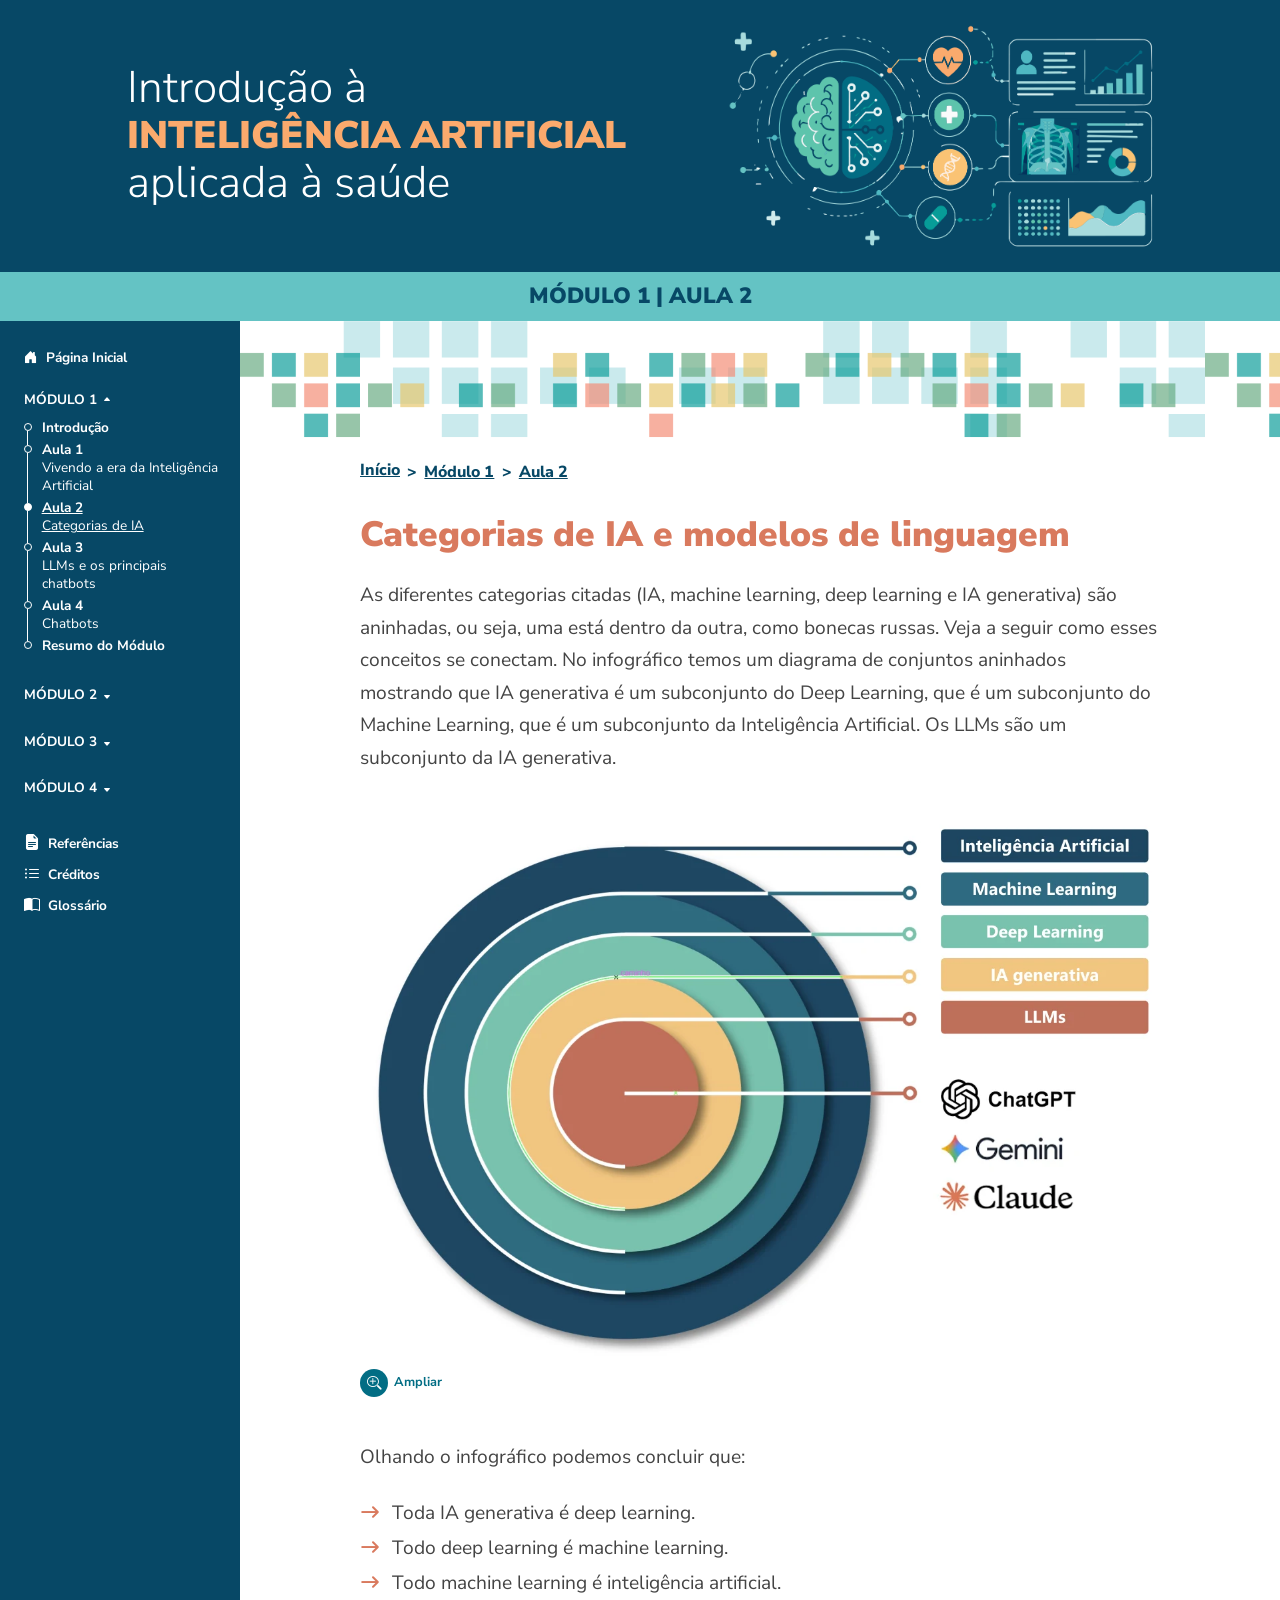
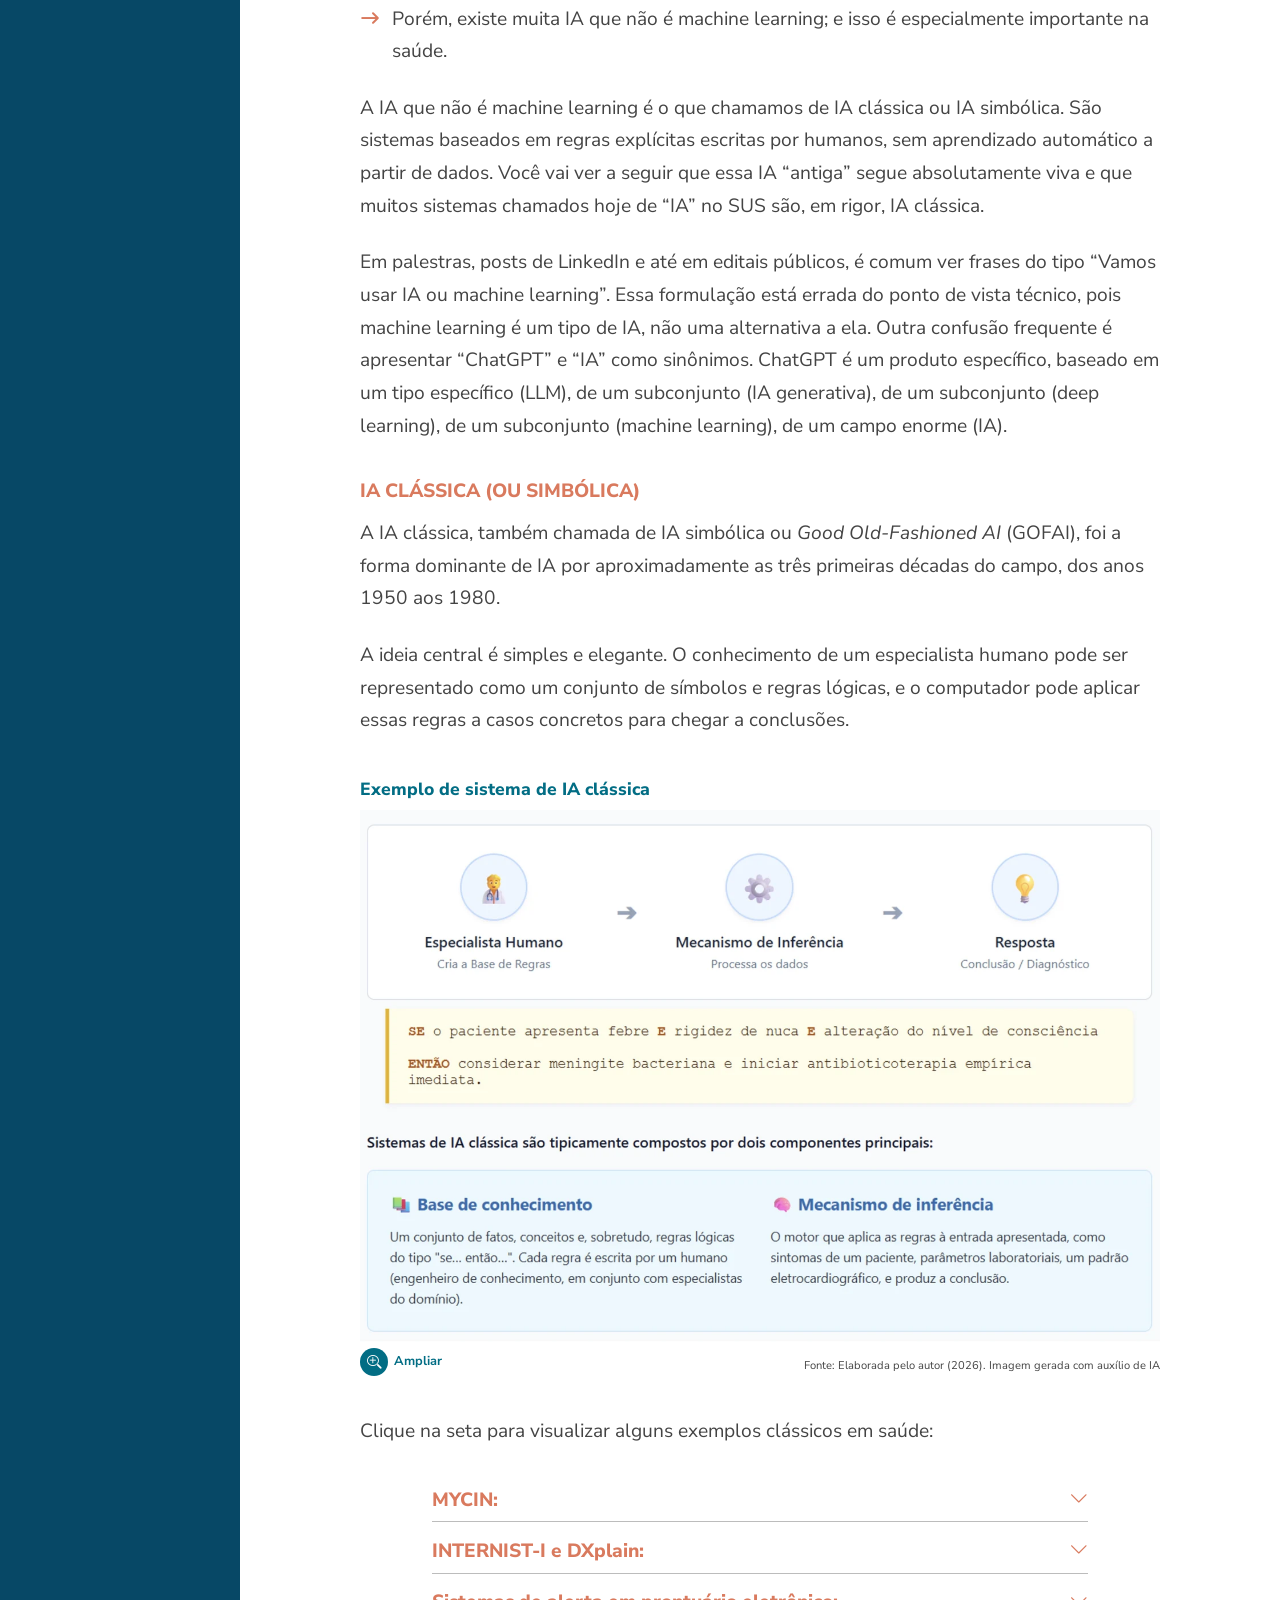
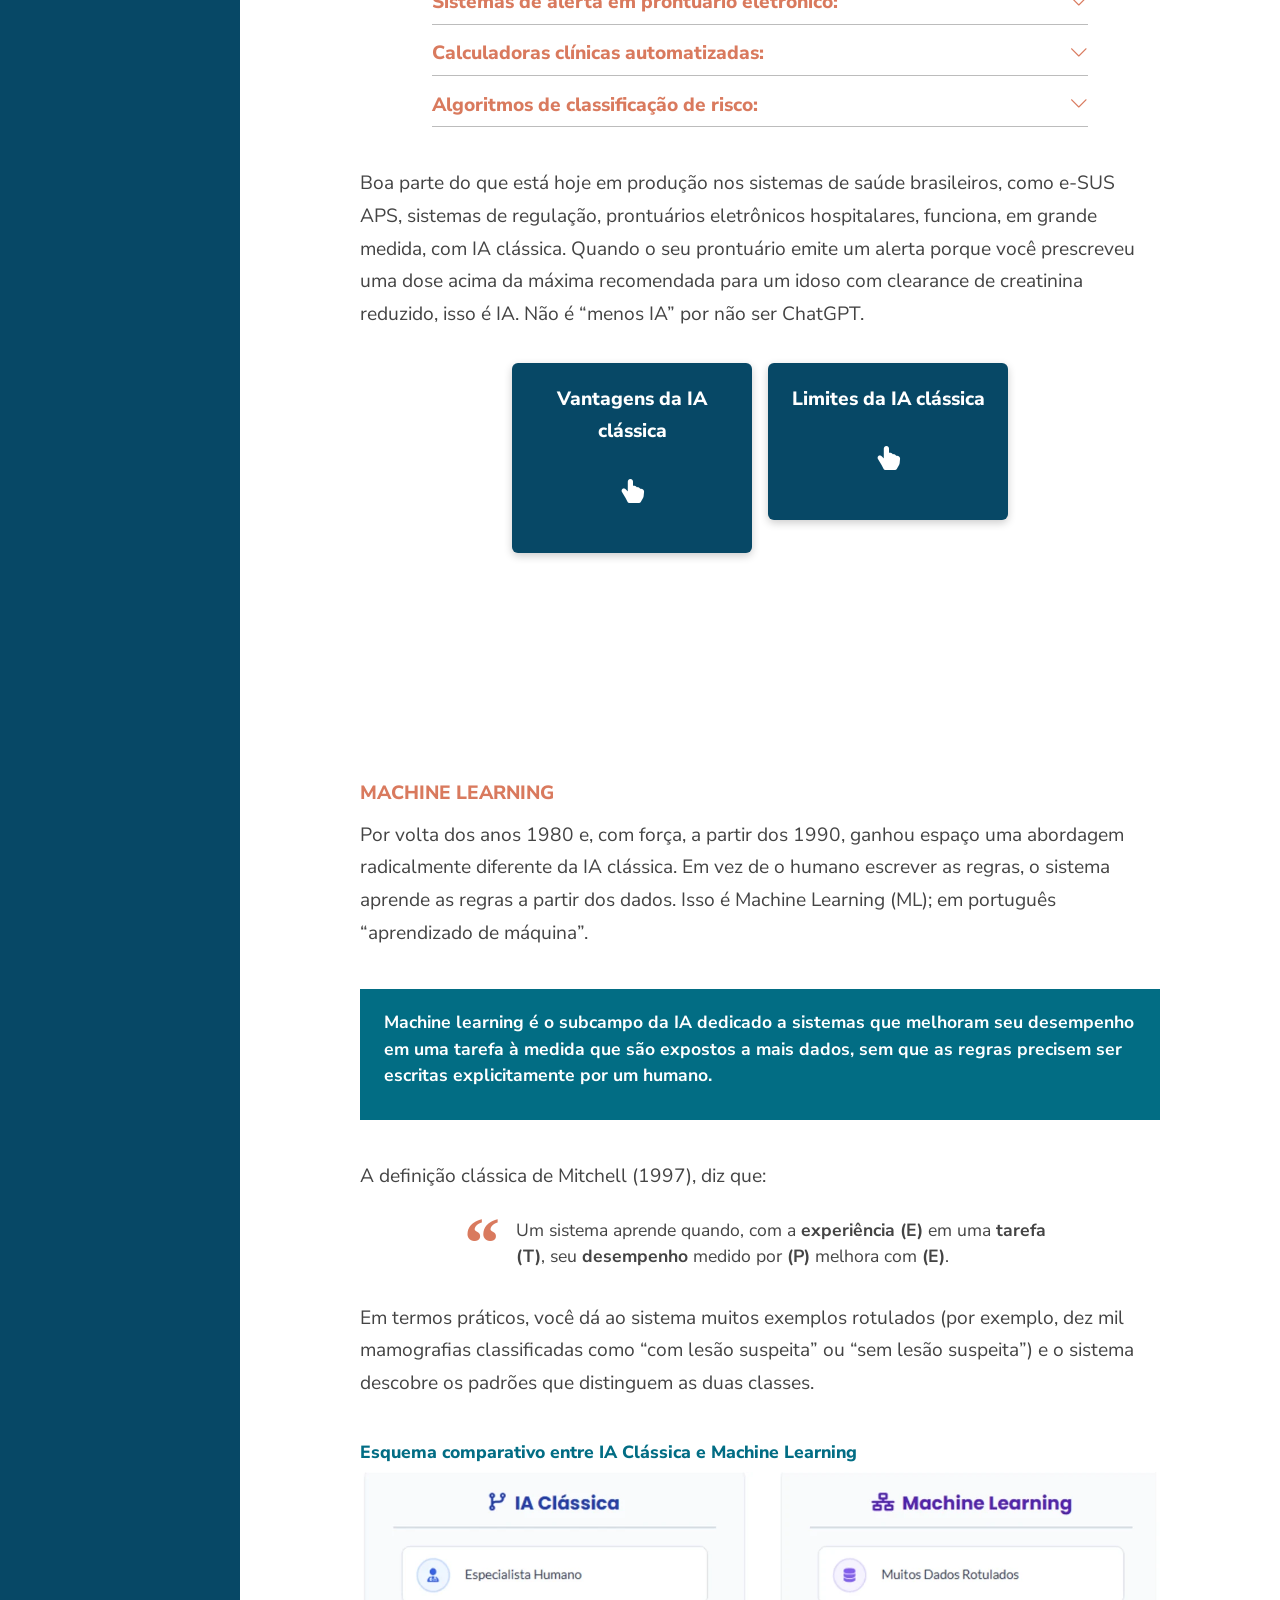
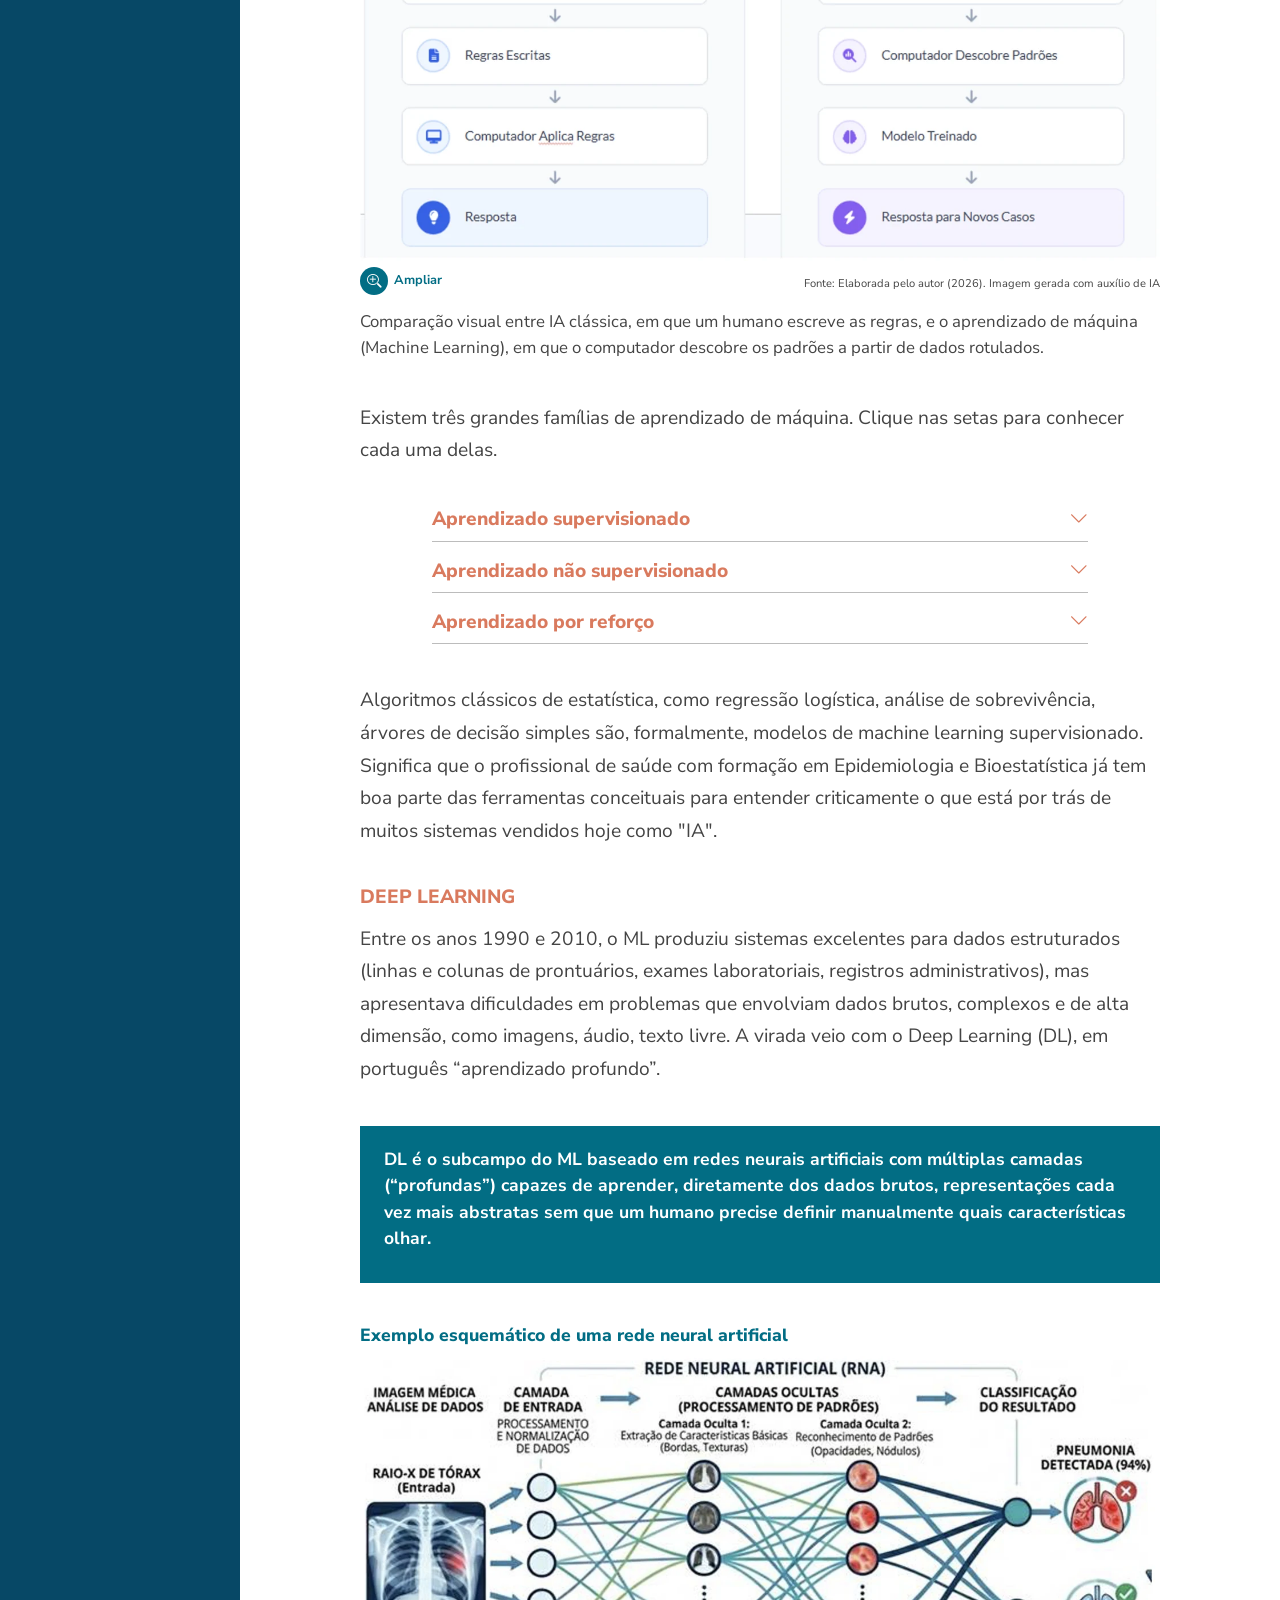
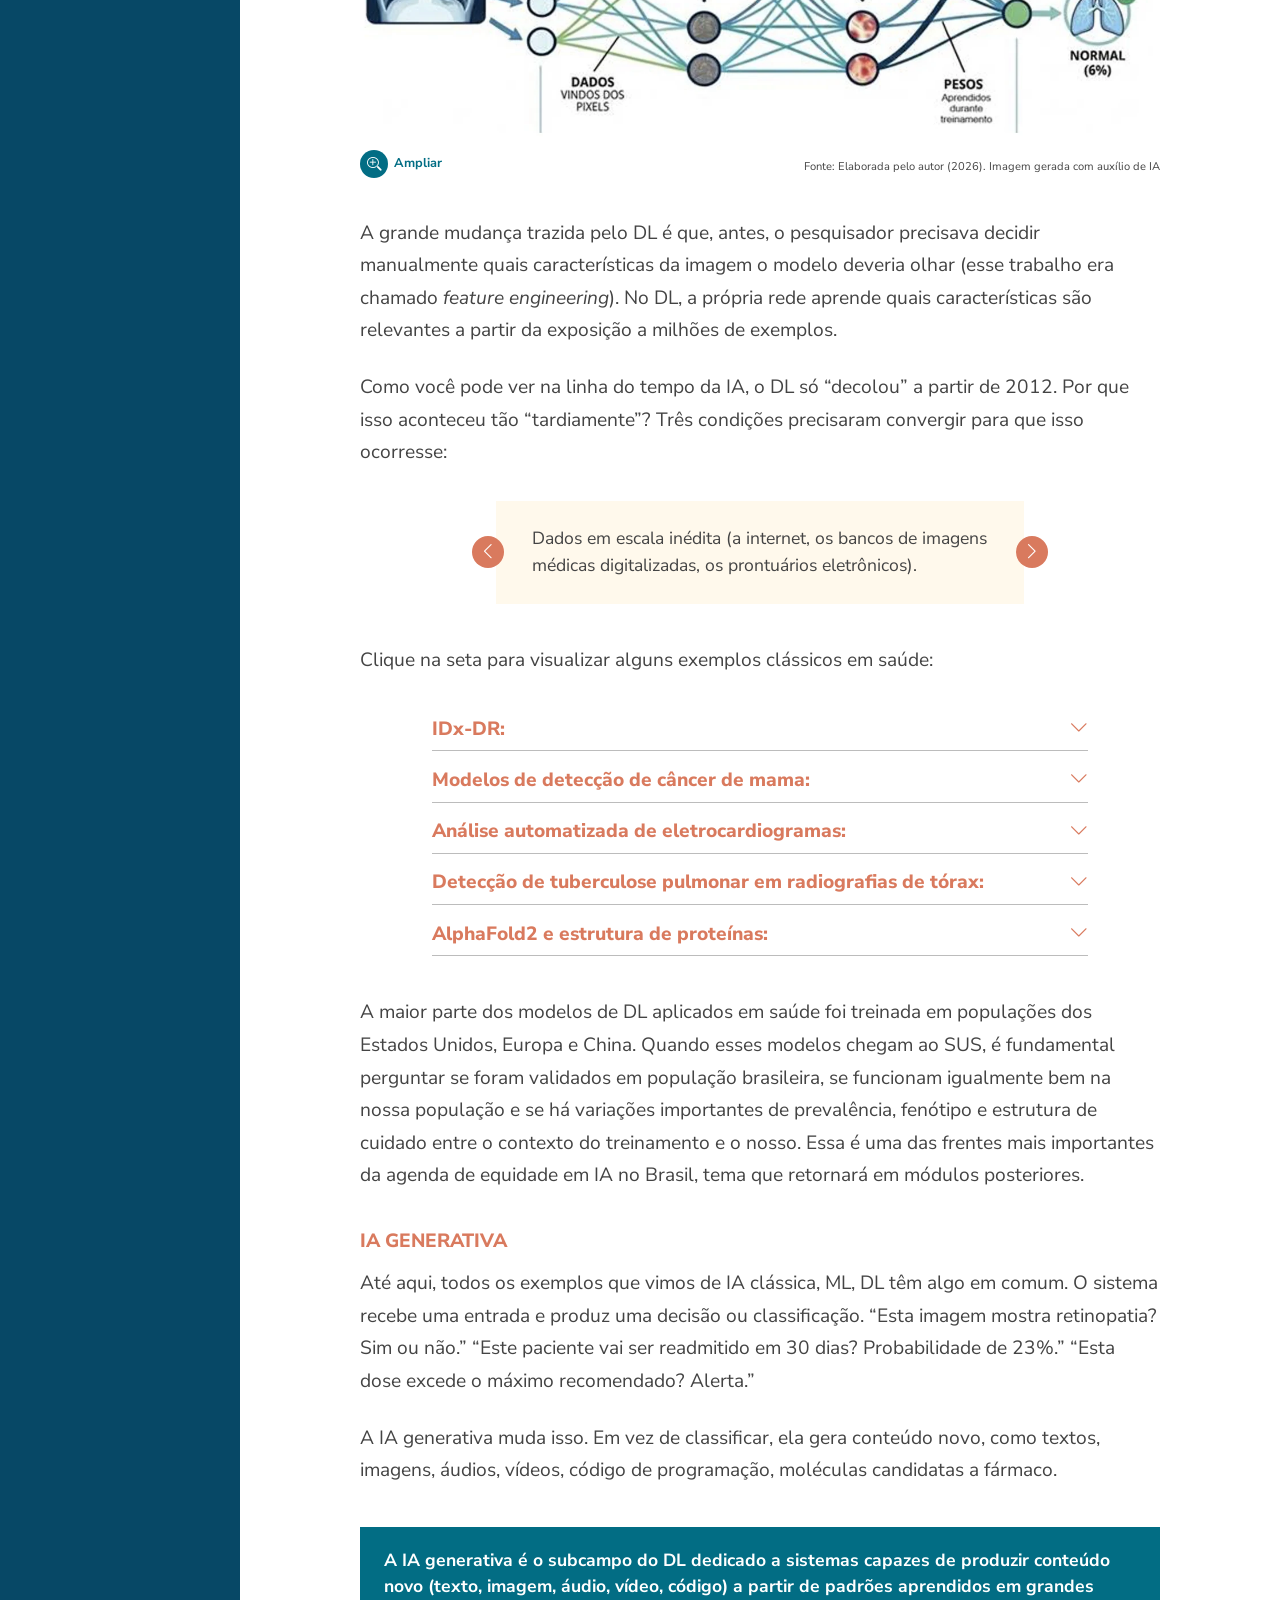
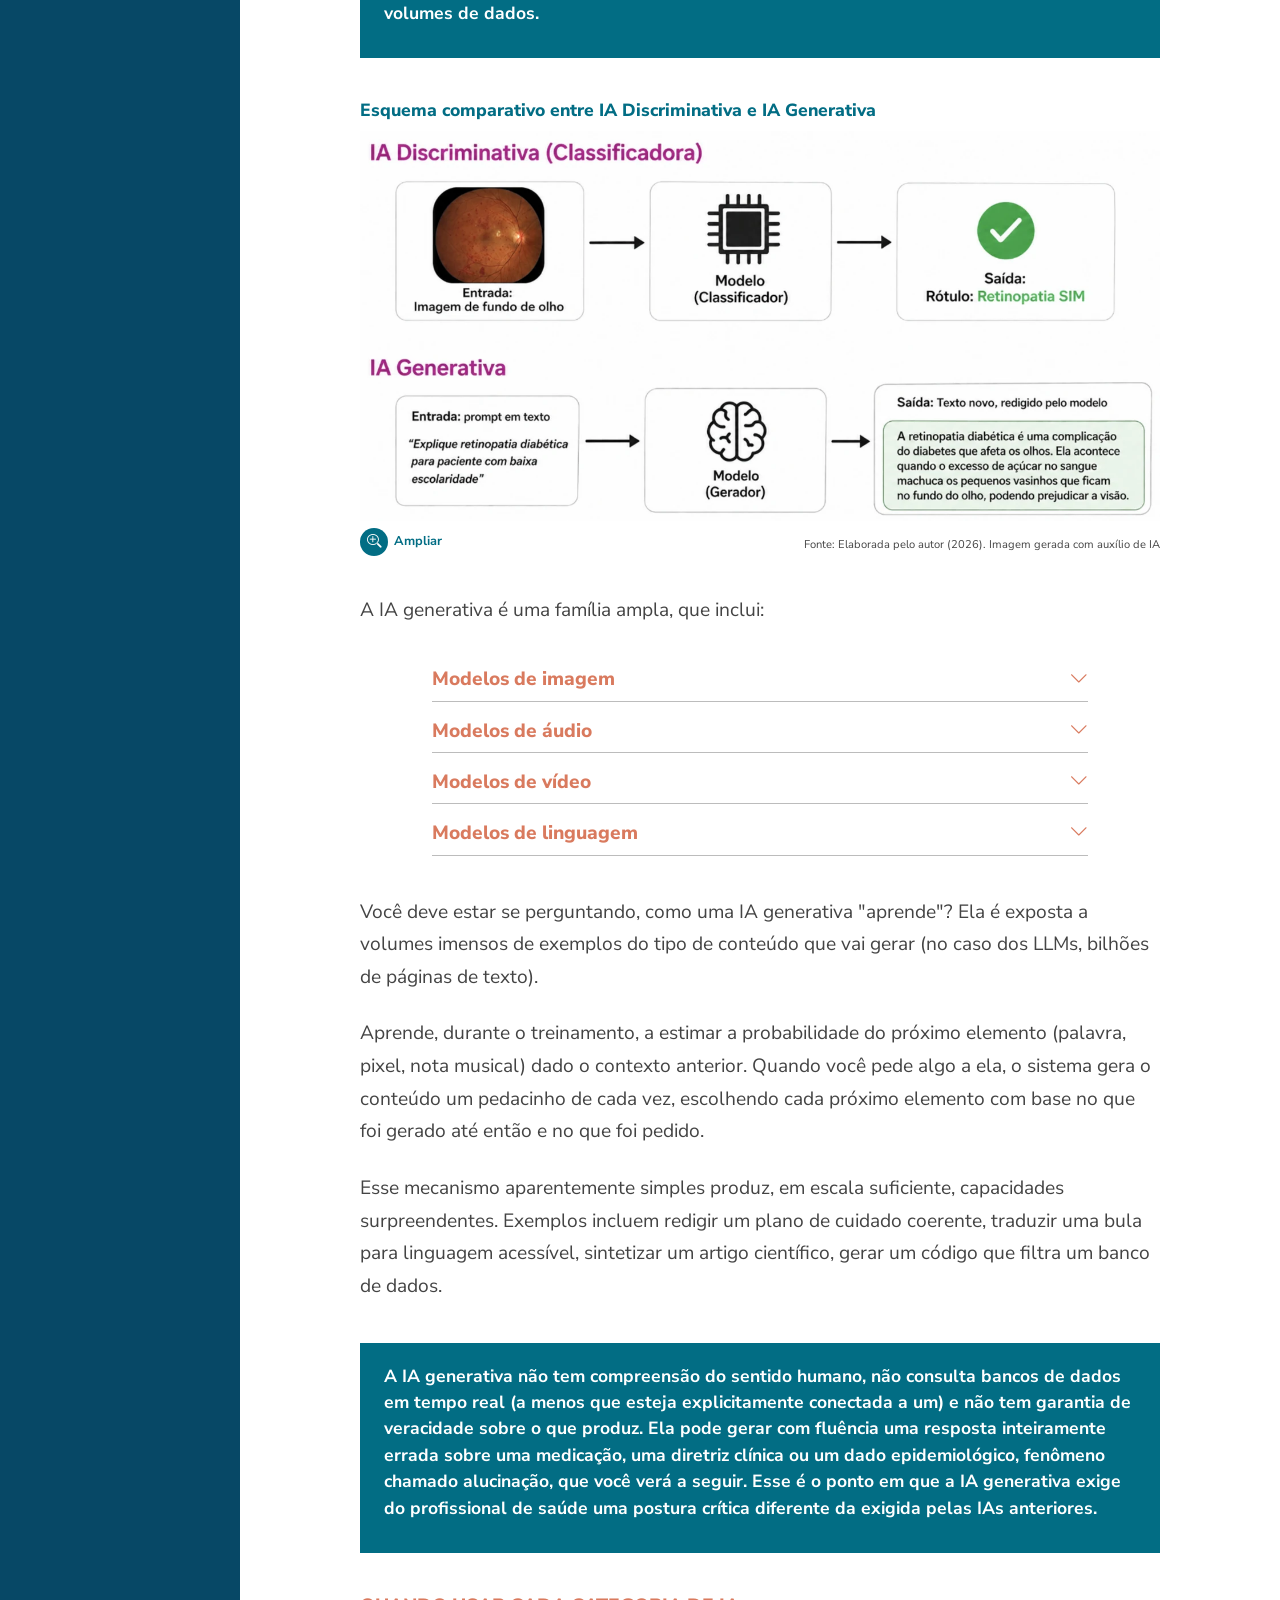
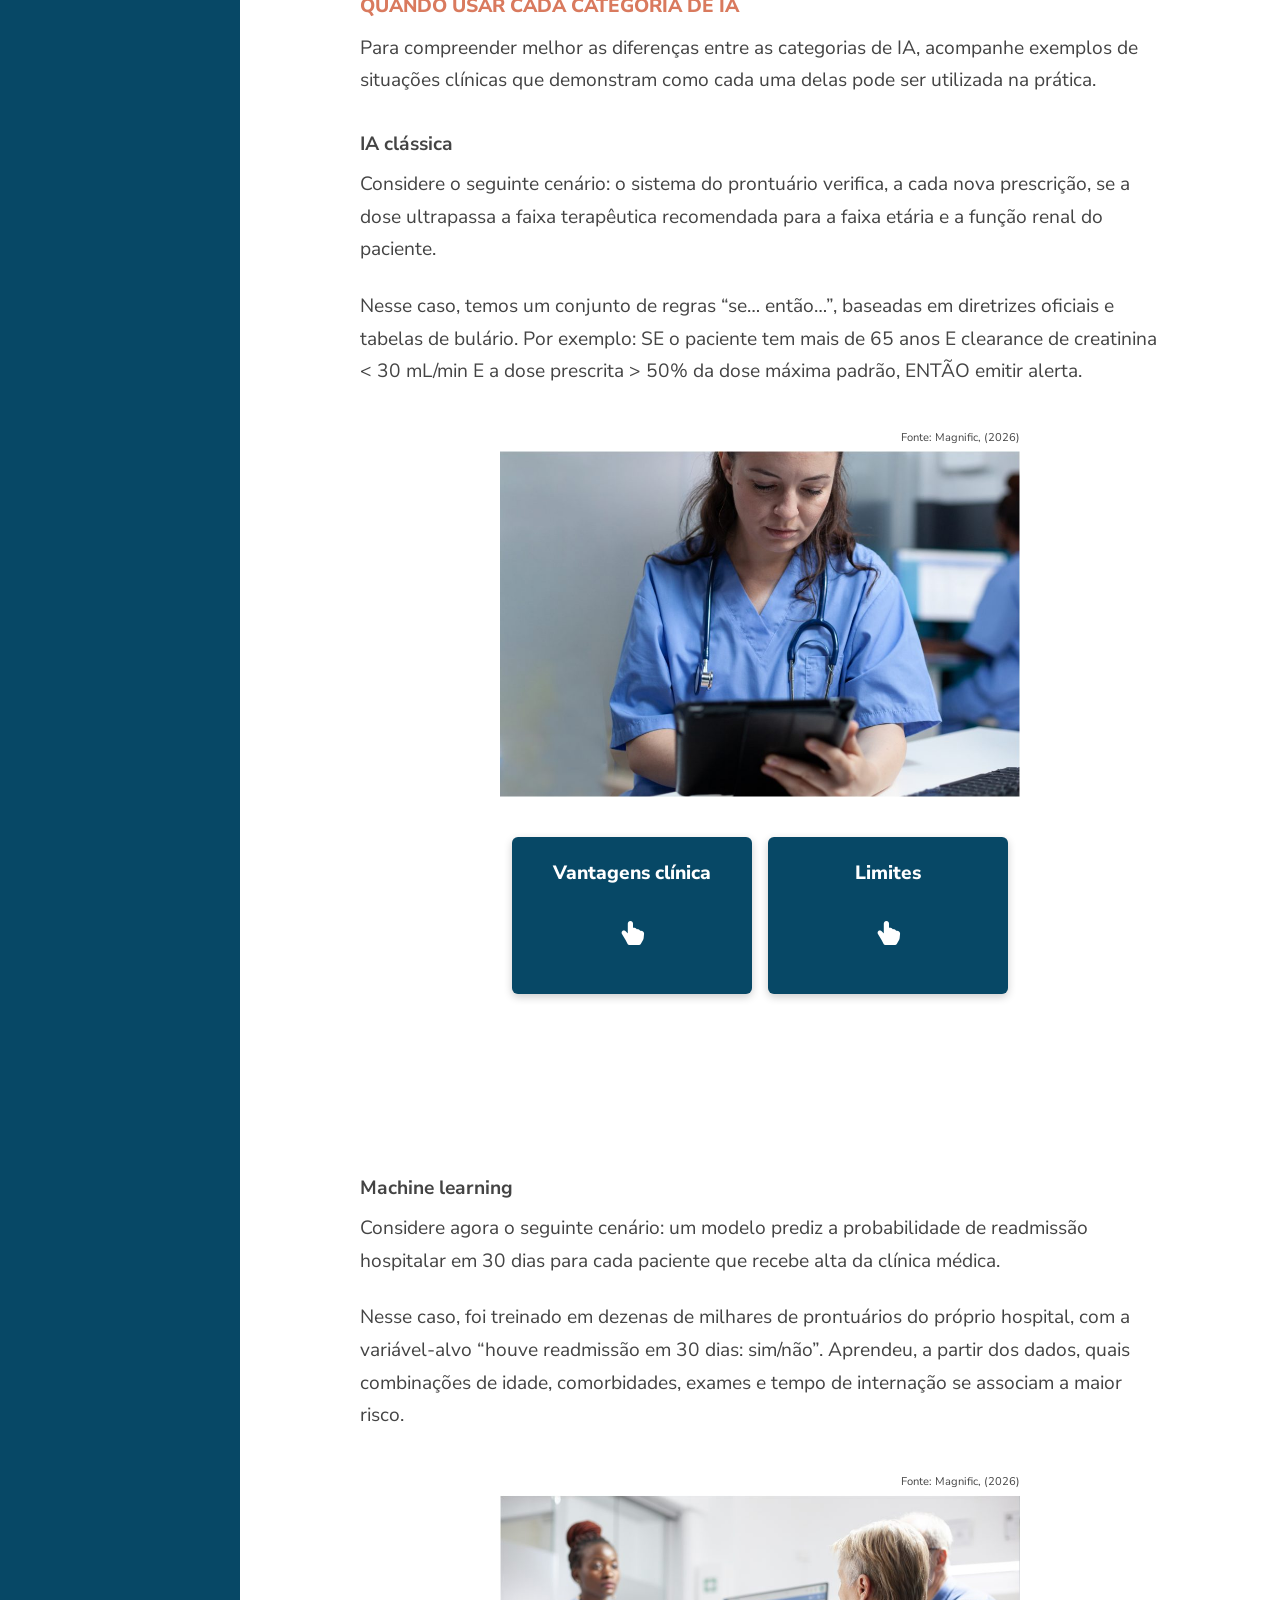
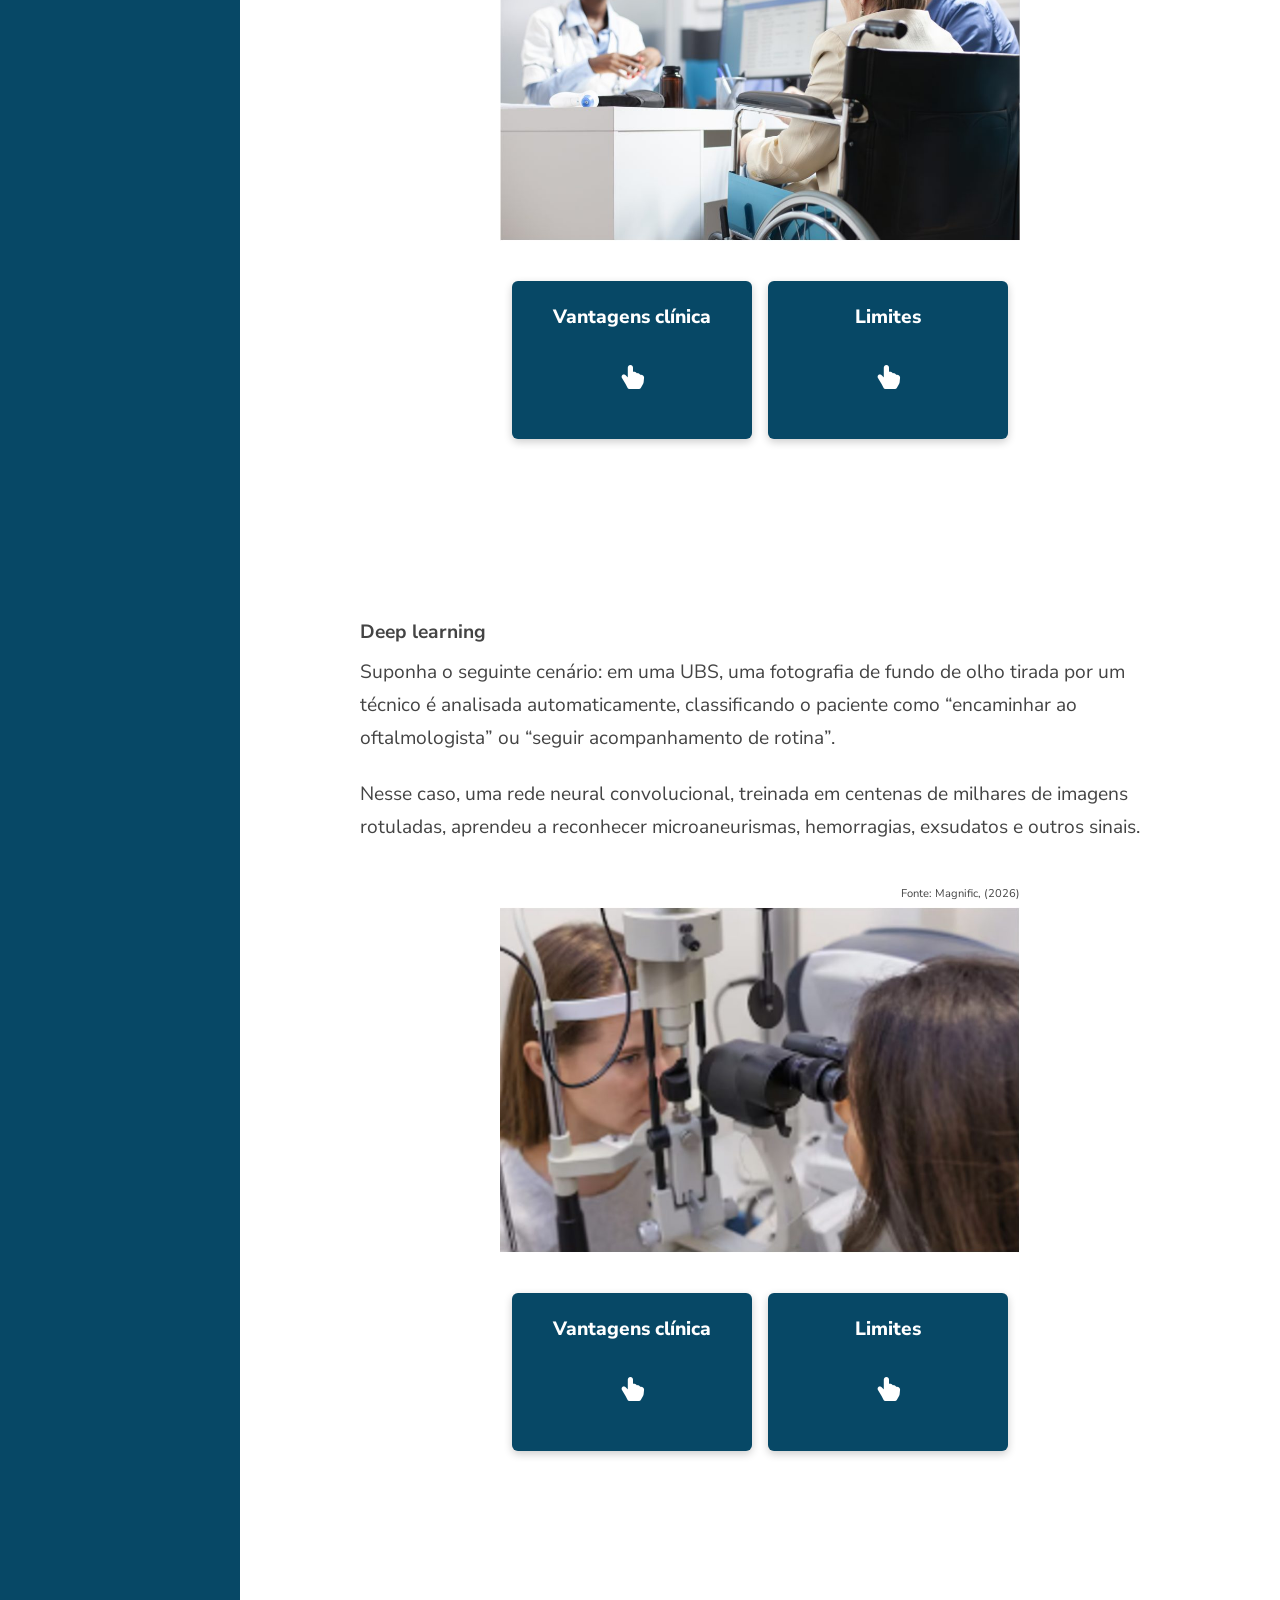
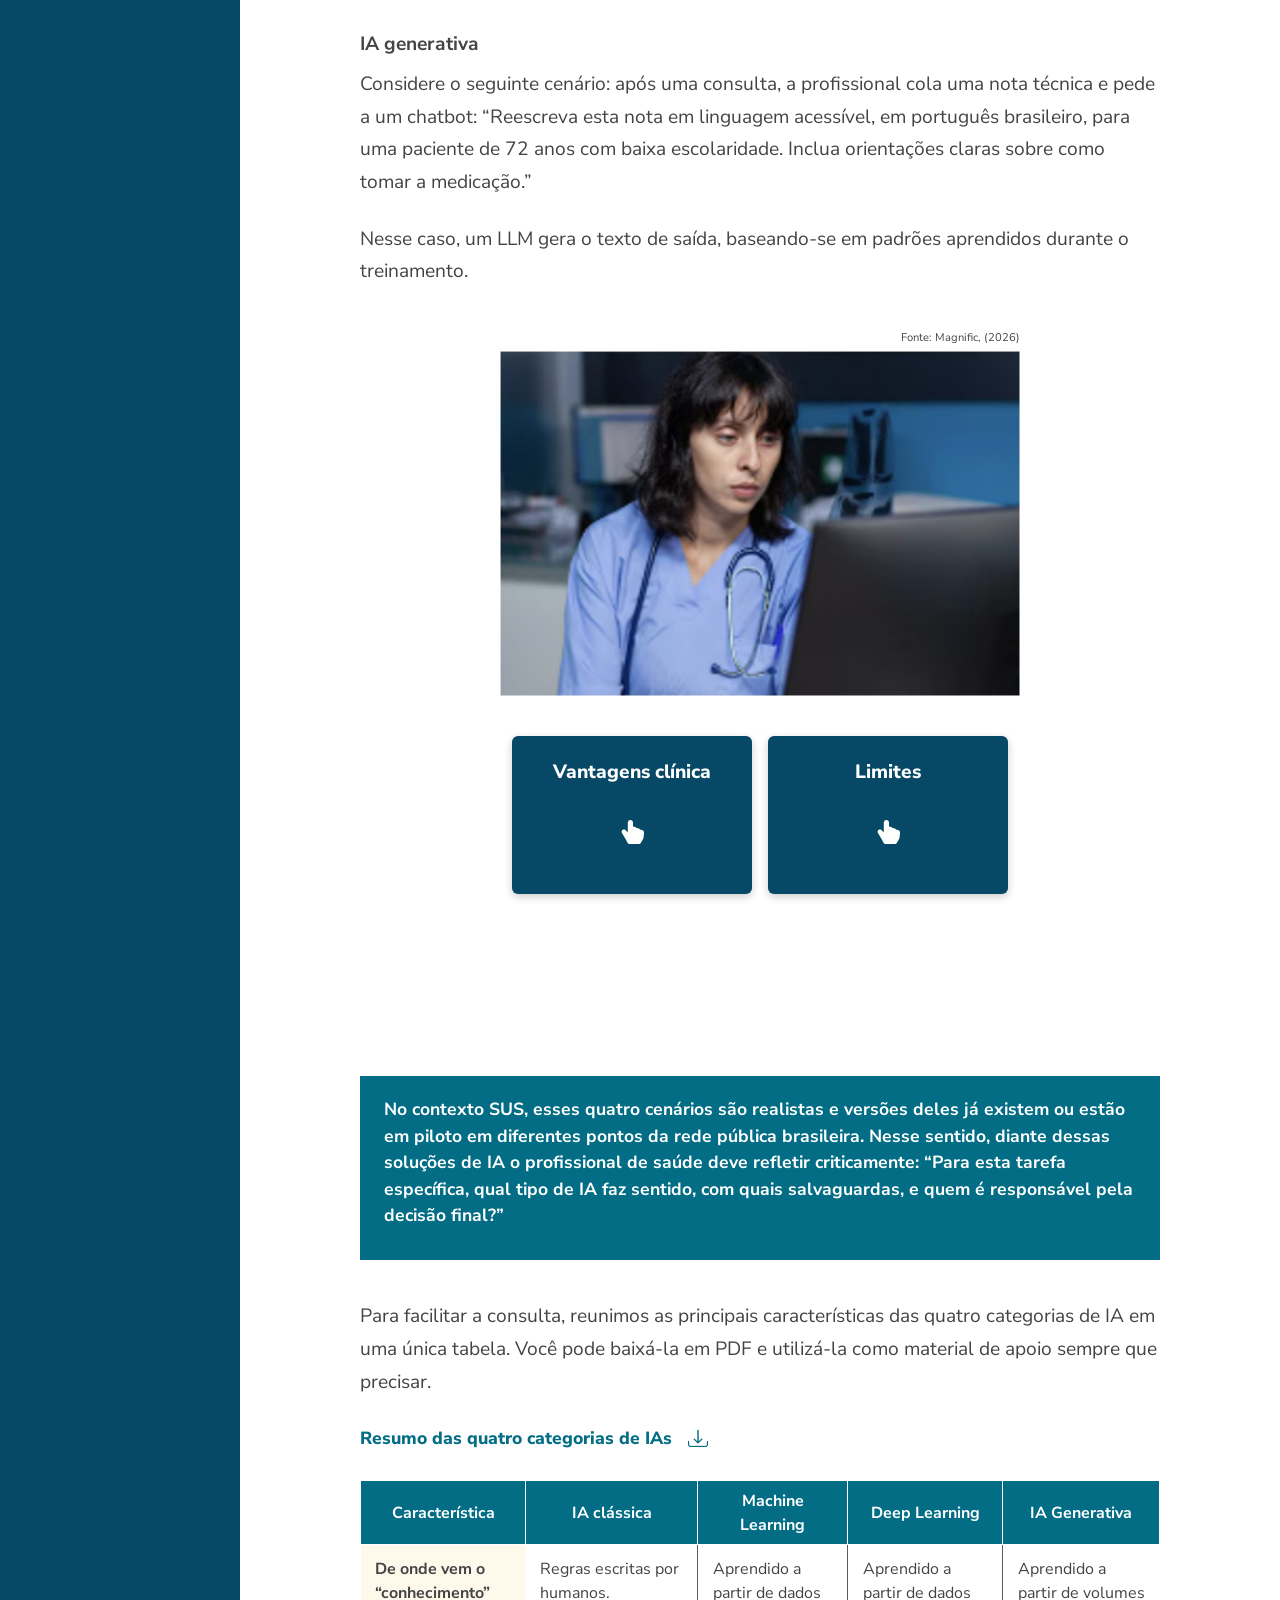
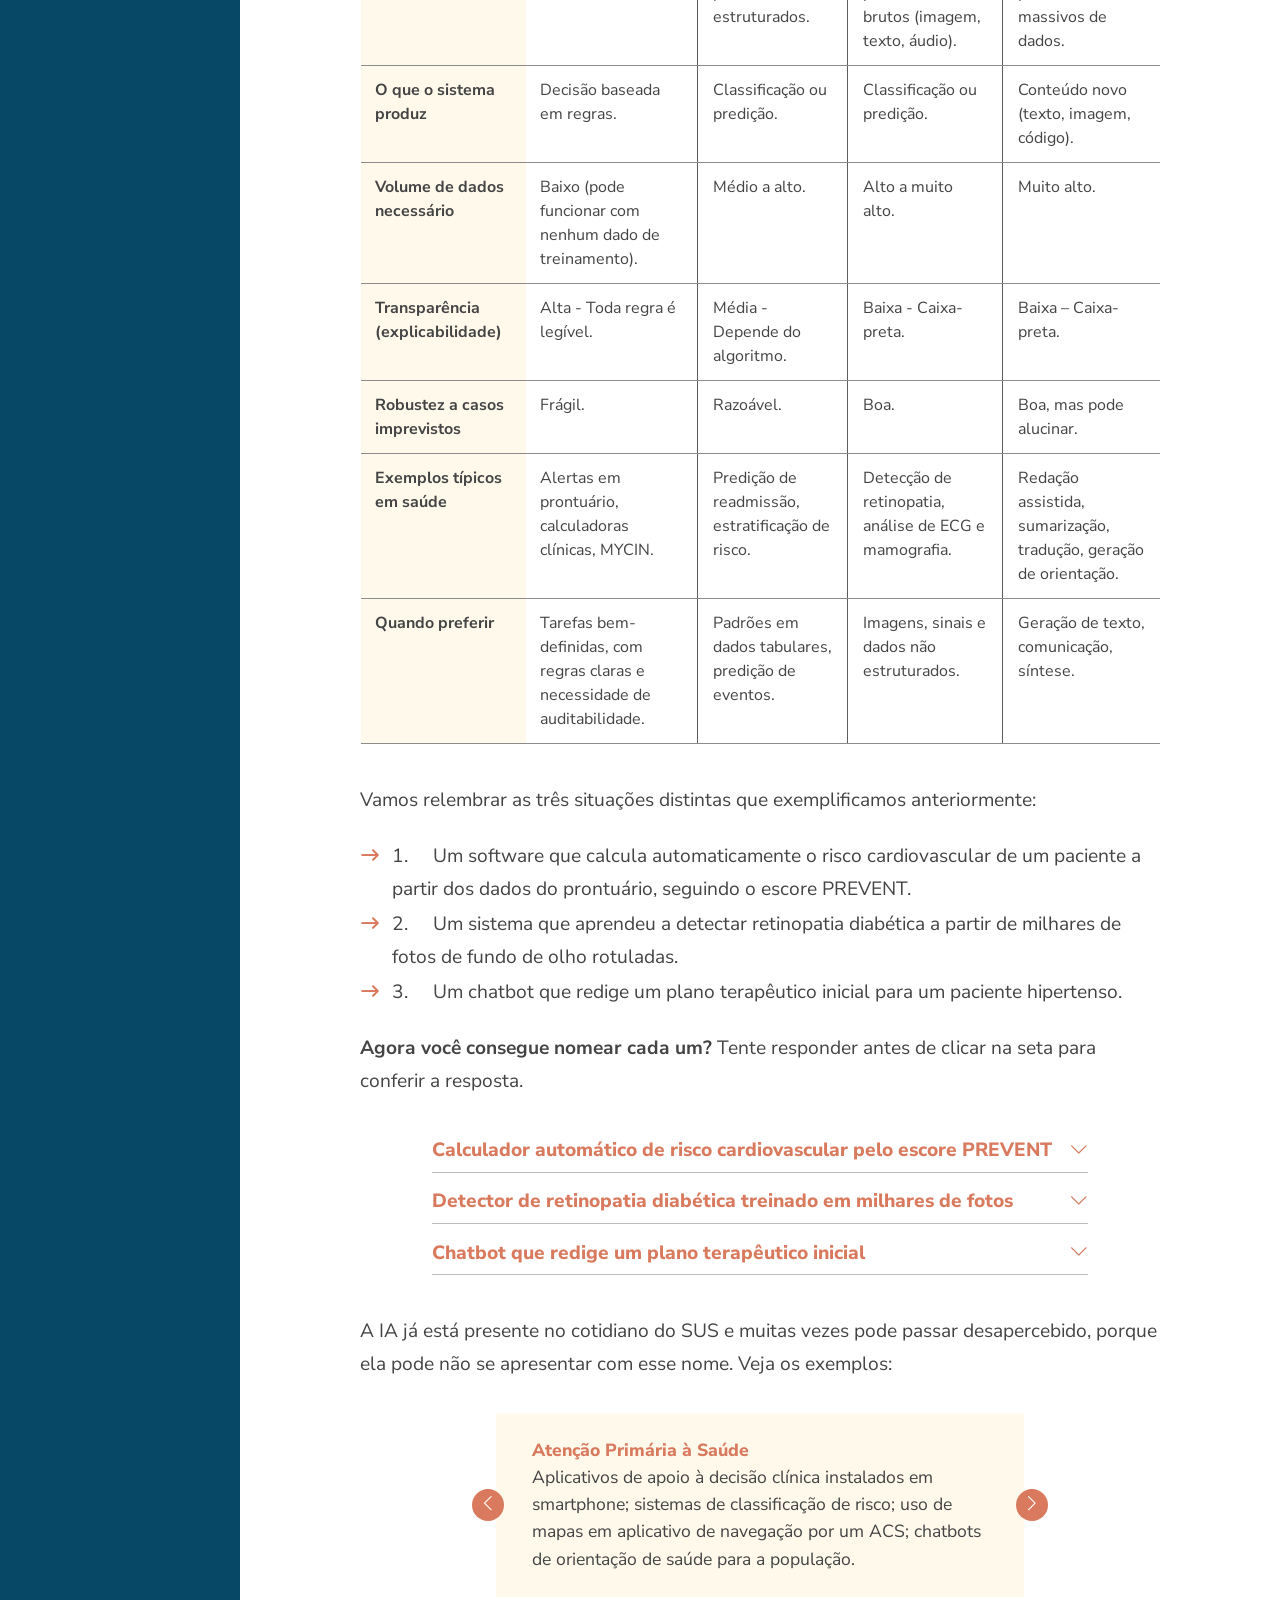
<file: modulo1/aula2.html>
<!DOCTYPE html>
<html lang="pt-BR">
<head>
  <meta charset="utf-8">
  <meta name="viewport" content="width=device-width, initial-scale=1">
  <title></title>
  <link rel="stylesheet" href="../assets/css/curso.css">
</head>
<body>
  <curso-pagina>
    <h1>Categorias de IA e modelos de linguagem</h1>

    <p>As diferentes categorias citadas (IA, machine learning, deep learning e IA generativa) são aninhadas, ou seja, uma está dentro da outra, como bonecas russas. Veja a seguir como esses conceitos se conectam. No infográfico temos um diagrama de conjuntos aninhados mostrando que IA generativa é um subconjunto do Deep Learning, que é um subconjunto do Machine Learning, que é um subconjunto da Inteligência Artificial. Os LLMs são um subconjunto da IA generativa.</p>

    <curso-figura larga src="img/a2-categorias-aninhadas.webp" alt="Círculos aninhados: Inteligência Artificial, Machine Learning, Deep Learning, IA generativa e LLMs, com exemplos ChatGPT, Gemini e Claude">
      <curso-audiodescricao>
        <p>Diagrama de cinco círculos concêntricos. Do mais externo para o centro: Inteligência Artificial, Machine Learning, Deep Learning, IA generativa e LLMs. Do centro sai uma linha até os exemplos de LLMs: ChatGPT, Gemini e Claude.</p>
      </curso-audiodescricao>
    </curso-figura>

    <p>Olhando o infográfico podemos concluir que:</p>
    <ul class="lista-setas">
      <li>Toda IA generativa é deep learning.</li>
      <li>Todo deep learning é machine learning.</li>
      <li>Todo machine learning é inteligência artificial.</li>
      <li>Porém, existe muita IA que não é machine learning; e isso é especialmente importante na saúde.</li>
    </ul>
    <p>A IA que não é machine learning é o que chamamos de IA clássica ou IA simbólica. São sistemas baseados em regras explícitas escritas por humanos, sem aprendizado automático a partir de dados. Você vai ver a seguir que essa IA “antiga” segue absolutamente viva e que muitos sistemas chamados hoje de “IA” no SUS são, em rigor, IA clássica.</p>
    <p>Em palestras, posts de LinkedIn e até em editais públicos, é comum ver frases do tipo “Vamos usar IA ou machine learning”. Essa formulação está errada do ponto de vista técnico, pois machine learning é um tipo de IA, não uma alternativa a ela. Outra confusão frequente é apresentar “ChatGPT” e “IA” como sinônimos. ChatGPT é um produto específico, baseado em um tipo específico (LLM), de um subconjunto (IA generativa), de um subconjunto (deep learning), de um subconjunto (machine learning), de um campo enorme (IA).</p>

    <h3>IA CLÁSSICA (OU SIMBÓLICA)</h3>
    <p>A IA clássica, também chamada de IA simbólica ou <i>Good Old-Fashioned AI</i> (GOFAI), foi a forma dominante de IA por aproximadamente as três primeiras décadas do campo, dos anos 1950 aos 1980.</p>
    <p>A ideia central é simples e elegante. O conhecimento de um especialista humano pode ser representado como um conjunto de símbolos e regras lógicas, e o computador pode aplicar essas regras a casos concretos para chegar a conclusões.</p>

    <curso-figura larga titulo="Exemplo de sistema de IA clássica" src="img/a2-sistema-ia-classica.webp" alt="Fluxo de um sistema de IA clássica: especialista humano, mecanismo de inferência e resposta, com exemplo de regra" fonte="Elaborada pelo autor (2026). Imagem gerada com auxílio de IA">
      <curso-audiodescricao>
        <p>Fluxo em três etapas: o especialista humano cria a base de regras; o mecanismo de inferência processa os dados; a resposta traz a conclusão ou diagnóstico. Exemplo de regra: SE o paciente apresenta febre E rigidez de nuca E alteração do nível de consciência, ENTÃO considerar meningite bacteriana e iniciar antibioticoterapia empírica imediata. Abaixo, os dois componentes principais: base de conhecimento, um conjunto de fatos, conceitos e regras lógicas do tipo “se… então…” escritas por um humano; e mecanismo de inferência, o motor que aplica as regras à entrada apresentada e produz a conclusão.</p>
      </curso-audiodescricao>
    </curso-figura>

    <p>Clique na seta para visualizar alguns exemplos clássicos em saúde:</p>

    <curso-acordeao independente>
      <curso-item titulo="MYCIN:"><p>apoio à decisão para antibioticoterapia em infecções bacterianas, com mais de 600 regras.</p></curso-item>
      <curso-item titulo="INTERNIST-I e DXplain:"><p>sistemas de apoio ao diagnóstico em medicina interna.</p></curso-item>
      <curso-item titulo="Sistemas de alerta em prontuário eletrônico:"><p>interações medicamentosas, alergias, doses fora da faixa terapêutica.</p></curso-item>
      <curso-item titulo="Calculadoras clínicas automatizadas:"><p>escore de Framingham, CHADS-VASc, qSOFA, escala de Glasgow integrada ao prontuário.</p></curso-item>
      <curso-item titulo="Algoritmos de classificação de risco:"><p>como o Protocolo de Manchester nas portas de pronto-socorro.</p></curso-item>
    </curso-acordeao>

    <p>Boa parte do que está hoje em produção nos sistemas de saúde brasileiros, como e-SUS APS, sistemas de regulação, prontuários eletrônicos hospitalares, funciona, em grande medida, com IA clássica. Quando o seu prontuário emite um alerta porque você prescreveu uma dose acima da máxima recomendada para um idoso com clearance de creatinina reduzido, isso é IA. Não é “menos IA” por não ser ChatGPT.</p>

    <curso-cartoes>
      <curso-item titulo="Vantagens da IA clássica"><p>Transparente (toda regra é legível e auditável), previsível (a mesma entrada produz a mesma saída), não precisa de grandes volumes de dados para funcionar, fácil de validar do ponto de vista regulatório.</p></curso-item>
      <curso-item titulo="Limites da IA clássica"><p>Depende de alguém escrever as regras e há domínios em que isso é inviável (reconhecer um rosto, interpretar uma radiografia, entender uma frase em linguagem natural). A regra é frágil quando o caso real foge ligeiramente do previsto. Manter as regras atualizadas é caro e exige equipe permanente.</p></curso-item>
    </curso-cartoes>

    <h3>MACHINE LEARNING</h3>
    <p>Por volta dos anos 1980 e, com força, a partir dos 1990, ganhou espaço uma abordagem radicalmente diferente da IA clássica. Em vez de o humano escrever as regras, o sistema aprende as regras a partir dos dados. Isso é Machine Learning (ML); em português “aprendizado de máquina”.</p>

    <curso-nota>
      <p>Machine learning é o subcampo da IA dedicado a sistemas que melhoram seu desempenho em uma tarefa à medida que são expostos a mais dados, sem que as regras precisem ser escritas explicitamente por um humano.</p>
    </curso-nota>

    <p>A definição clássica de Mitchell (1997), diz que:</p>
    <blockquote class="citacao">
      <p>Um sistema aprende quando, com a <strong>experiência (E)</strong> em uma <strong>tarefa (T)</strong>, seu <strong>desempenho</strong> medido por <strong>(P)</strong> melhora com <strong>(E)</strong>.</p>
    </blockquote>
    <p>Em termos práticos, você dá ao sistema muitos exemplos rotulados (por exemplo, dez mil mamografias classificadas como “com lesão suspeita” ou “sem lesão suspeita”) e o sistema descobre os padrões que distinguem as duas classes.</p>

    <curso-figura larga titulo="Esquema comparativo entre IA Clássica e Machine Learning" src="img/a2-classica-vs-ml.webp" alt="Comparação em duas colunas entre o fluxo da IA clássica e o do machine learning" fonte="Elaborada pelo autor (2026). Imagem gerada com auxílio de IA">
      <p>Comparação visual entre IA clássica, em que um humano escreve as regras, e o aprendizado de máquina (Machine Learning), em que o computador descobre os padrões a partir de dados rotulados.</p>
      <curso-audiodescricao>
        <p>Duas colunas. IA clássica: especialista humano, regras escritas, computador aplica regras, resposta. Machine Learning: muitos dados rotulados, computador descobre padrões, modelo treinado, resposta para novos casos.</p>
      </curso-audiodescricao>
    </curso-figura>

    <p>Existem três grandes famílias de aprendizado de máquina. Clique nas setas para conhecer cada uma delas.</p>

    <curso-acordeao independente>
      <curso-item titulo="Aprendizado supervisionado">
        <p>O sistema aprende a partir de dados rotulados (cada exemplo vem com a resposta certa). É o mais comum em saúde. Exemplos em saúde: mamografias rotuladas como benignas ou malignas, prontuários rotulados conforme houve ou não readmissão em 30 dias.</p>
      </curso-item>
      <curso-item titulo="Aprendizado não supervisionado">
        <p>O sistema busca estruturas nos dados sem rótulos prévios (agrupamentos, padrões inesperados). Exemplos em saúde: útil em pesquisa epidemiológica para identificar subgrupos de pacientes.</p>
      </curso-item>
      <curso-item titulo="Aprendizado por reforço">
        <p>O sistema aprende por tentativa e erro, recebendo recompensas por boas decisões. É a abordagem por trás de sistemas como AlphaGo e tem sido explorada em otimização de protocolos terapêuticos. Exemplos em saúde:</p>
        <ul class="lista-setas">
          <li>Modelos preditivos de readmissão hospitalar treinados em dezenas de milhares de prontuários.</li>
          <li>Modelos de risco para sepse, como o uso clínico de alguma calculadora de risco automatizada em prontuário, com componentes de aprendizado estatístico.</li>
          <li>Estratificação de risco cardiovascular ajustada à população atendida, treinada em dados locais.</li>
          <li>Predição de surtos de dengue a partir de séries históricas, dados climáticos e geográficos.</li>
        </ul>
      </curso-item>
    </curso-acordeao>

    <p>Algoritmos clássicos de estatística, como regressão logística, análise de sobrevivência, árvores de decisão simples são, formalmente, modelos de machine learning supervisionado. Significa que o profissional de saúde com formação em Epidemiologia e Bioestatística já tem boa parte das ferramentas conceituais para entender criticamente o que está por trás de muitos sistemas vendidos hoje como "IA".</p>

    <h3>DEEP LEARNING</h3>
    <p>Entre os anos 1990 e 2010, o ML produziu sistemas excelentes para dados estruturados (linhas e colunas de prontuários, exames laboratoriais, registros administrativos), mas apresentava dificuldades em problemas que envolviam dados brutos, complexos e de alta dimensão, como imagens, áudio, texto livre. A virada veio com o Deep Learning (DL), em português “aprendizado profundo”.</p>

    <curso-nota>
      <p>DL é o subcampo do ML baseado em redes neurais artificiais com múltiplas camadas (“profundas”) capazes de aprender, diretamente dos dados brutos, representações cada vez mais abstratas sem que um humano precise definir manualmente quais características olhar.</p>
    </curso-nota>

    <curso-figura larga titulo="Exemplo esquemático de uma rede neural artificial" src="img/a2-rede-neural.webp" alt="Rede neural artificial classificando um raio-X de tórax entre pneumonia detectada (94%) e normal (6%)" fonte="Elaborada pelo autor (2026). Imagem gerada com auxílio de IA">
      <curso-audiodescricao>
        <p>Esquema de uma rede neural artificial. À esquerda, um raio-X de tórax como entrada. A camada de entrada processa e normaliza os dados vindos dos pixels. Duas camadas ocultas processam padrões: a primeira extrai características básicas, como bordas e texturas; a segunda reconhece padrões, como opacidades e nódulos. As conexões entre as camadas têm pesos aprendidos durante o treinamento. À direita, a classificação do resultado: pneumonia detectada, 94%; normal, 6%.</p>
      </curso-audiodescricao>
    </curso-figura>

    <p>A grande mudança trazida pelo DL é que, antes, o pesquisador precisava decidir manualmente quais características da imagem o modelo deveria olhar (esse trabalho era chamado <i>feature engineering</i>). No DL, a própria rede aprende quais características são relevantes a partir da exposição a milhões de exemplos.</p>
    <p>Como você pode ver na linha do tempo da IA, o DL só “decolou” a partir de 2012. Por que isso aconteceu tão “tardiamente”? Três condições precisaram convergir para que isso ocorresse:</p>

    <curso-carrossel>
      <curso-item>
        <p>Dados em escala inédita (a internet, os bancos de imagens médicas digitalizadas, os prontuários eletrônicos).</p>
      </curso-item>
      <curso-item>
        <p>Poder computacional barato (GPUs originalmente desenvolvidas para videogames, depois adaptadas para treinar redes neurais).</p>
      </curso-item>
      <curso-item>
        <p>Avanços algorítmicos (técnicas mais novas e, principalmente, melhorias no algoritmo de <i>backpropagation</i> de Rumelhart, Hinton e Williams, de 1986).</p>
      </curso-item>
    </curso-carrossel>

    <p>Clique na seta para visualizar alguns exemplos clássicos em saúde:</p>

    <curso-acordeao independente>
      <curso-item titulo="IDx-DR:"><p>primeiro sistema autônomo de IA aprovado pelo FDA para detectar retinopatia diabética em atenção primária, baseado em redes neurais convolucionais (Abràmoff <i>et al.</i>, 2018).</p></curso-item>
      <curso-item titulo="Modelos de detecção de câncer de mama:"><p>em mamografia digital com desempenho equivalente ou superior ao de radiologistas em ensaios controlados (McKinney <i>et al.</i>, 2020).</p></curso-item>
      <curso-item titulo="Análise automatizada de eletrocardiogramas:"><p>para detecção de fibrilação atrial, infarto e outras condições, área em que instituições brasileiras já têm publicações (Ribeiro <i>et al.</i>, 2020).</p></curso-item>
      <curso-item titulo="Detecção de tuberculose pulmonar em radiografias de tórax:"><p>sistema recomendado pela OMS em contextos de triagem em larga escala (Tavaziva <i>et al.</i>, 2022).</p></curso-item>
      <curso-item titulo="AlphaFold2 e estrutura de proteínas:"><p>rede neural que prediz a estrutura tridimensional de proteínas com precisão de nível atômico. O sistema acelerou de forma significativa a fase de identificação de alvos moleculares no desenvolvimento de novos medicamentos (Jumper <i>et al.</i>, 2021).</p></curso-item>
    </curso-acordeao>

    <p>A maior parte dos modelos de DL aplicados em saúde foi treinada em populações dos Estados Unidos, Europa e China. Quando esses modelos chegam ao SUS, é fundamental perguntar se foram validados em população brasileira, se funcionam igualmente bem na nossa população e se há variações importantes de prevalência, fenótipo e estrutura de cuidado entre o contexto do treinamento e o nosso. Essa é uma das frentes mais importantes da agenda de equidade em IA no Brasil, tema que retornará em módulos posteriores.</p>

    <h3>IA GENERATIVA</h3>
    <p>Até aqui, todos os exemplos que vimos de IA clássica, ML, DL têm algo em comum. O sistema recebe uma entrada e produz uma decisão ou classificação. “Esta imagem mostra retinopatia? Sim ou não.” “Este paciente vai ser readmitido em 30 dias? Probabilidade de 23%.” “Esta dose excede o máximo recomendado? Alerta.”</p>
    <p>A IA generativa muda isso. Em vez de classificar, ela gera conteúdo novo, como textos, imagens, áudios, vídeos, código de programação, moléculas candidatas a fármaco.</p>

    <curso-nota>
      <p>A IA generativa é o subcampo do DL dedicado a sistemas capazes de produzir conteúdo novo (texto, imagem, áudio, vídeo, código) a partir de padrões aprendidos em grandes volumes de dados.</p>
    </curso-nota>

    <curso-figura larga titulo="Esquema comparativo entre IA Discriminativa e IA Generativa" src="img/a2-discriminativa-generativa.webp" alt="Comparação entre IA discriminativa, que devolve um rótulo, e IA generativa, que redige um texto novo" fonte="Elaborada pelo autor (2026). Imagem gerada com auxílio de IA">
      <curso-audiodescricao>
        <p>Dois fluxos. IA discriminativa (classificadora): a entrada é uma imagem de fundo de olho; o modelo classificador devolve como saída o rótulo “Retinopatia SIM”. IA generativa: a entrada é o prompt “Explique retinopatia diabética para paciente com baixa escolaridade”; o modelo gerador devolve um texto novo: “A retinopatia diabética é uma complicação do diabetes que afeta os olhos. Ela acontece quando o excesso de açúcar no sangue machuca os pequenos vasinhos que ficam no fundo do olho, podendo prejudicar a visão.”</p>
      </curso-audiodescricao>
    </curso-figura>

    <p>A IA generativa é uma família ampla, que inclui:</p>

    <curso-acordeao independente>
      <curso-item titulo="Modelos de imagem"><p>DALL-E, Midjourney, Stable Diffusion. Geram imagens a partir de descrições textuais.</p></curso-item>
      <curso-item titulo="Modelos de áudio"><p>Geração de voz sintética, música, transcrição com características inéditas.</p></curso-item>
      <curso-item titulo="Modelos de vídeo"><p>Sora, Veo, Runway. Geram clipes a partir de descrições.</p></curso-item>
      <curso-item titulo="Modelos de linguagem"><p>(LLMs) - ChatGPT, Claude, Gemini, Llama. Geram texto a partir de prompts. É essa subcategoria que mais tem impactado a saúde.</p></curso-item>
    </curso-acordeao>

    <p>Você deve estar se perguntando, como uma IA generativa "aprende"? Ela é exposta a volumes imensos de exemplos do tipo de conteúdo que vai gerar (no caso dos LLMs, bilhões de páginas de texto).</p>
    <p>Aprende, durante o treinamento, a estimar a probabilidade do próximo elemento (palavra, pixel, nota musical) dado o contexto anterior. Quando você pede algo a ela, o sistema gera o conteúdo um pedacinho de cada vez, escolhendo cada próximo elemento com base no que foi gerado até então e no que foi pedido.</p>
    <p>Esse mecanismo aparentemente simples produz, em escala suficiente, capacidades surpreendentes. Exemplos incluem redigir um plano de cuidado coerente, traduzir uma bula para linguagem acessível, sintetizar um artigo científico, gerar um código que filtra um banco de dados.</p>

    <curso-nota>
      <p>A IA generativa não tem compreensão do sentido humano, não consulta bancos de dados em tempo real (a menos que esteja explicitamente conectada a um) e não tem garantia de veracidade sobre o que produz. Ela pode gerar com fluência uma resposta inteiramente errada sobre uma medicação, uma diretriz clínica ou um dado epidemiológico, fenômeno chamado alucinação, que você verá a seguir. Esse é o ponto em que a IA generativa exige do profissional de saúde uma postura crítica diferente da exigida pelas IAs anteriores.</p>
    </curso-nota>

    <h3>QUANDO USAR CADA CATEGORIA DE IA</h3>
    <p>Para compreender melhor as diferenças entre as categorias de IA, acompanhe exemplos de situações clínicas que demonstram como cada uma delas pode ser utilizada na prática.</p>

    <h4>IA clássica</h4>
    <p>Considere o seguinte cenário: o sistema do prontuário verifica, a cada nova prescrição, se a dose ultrapassa a faixa terapêutica recomendada para a faixa etária e a função renal do paciente.</p>
    <p>Nesse caso, temos um conjunto de regras “se… então…”, baseadas em diretrizes oficiais e tabelas de bulário. Por exemplo: SE o paciente tem mais de 65 anos E clearance de creatinina &lt; 30 mL/min E a dose prescrita &gt; 50% da dose máxima padrão, ENTÃO emitir alerta.</p>
    <curso-figura src="img/a2-cenario-ia-classica.jpg" alt="Profissional de saúde consultando um tablet" fonte="Magnific, (2026)"></curso-figura>
    <curso-cartoes>
      <curso-item titulo="Vantagens clínica"><p>Transparente, auditável, fácil de justificar para gestores e auditorias.</p></curso-item>
      <curso-item titulo="Limites"><p>Não cobre casos não previstos pelas regras.</p></curso-item>
    </curso-cartoes>

    <h4>Machine learning</h4>
    <p>Considere agora o seguinte cenário: um modelo prediz a probabilidade de readmissão hospitalar em 30 dias para cada paciente que recebe alta da clínica médica.</p>
    <p>Nesse caso, foi treinado em dezenas de milhares de prontuários do próprio hospital, com a variável-alvo “houve readmissão em 30 dias: sim/não”. Aprendeu, a partir dos dados, quais combinações de idade, comorbidades, exames e tempo de internação se associam a maior risco.</p>
    <curso-figura src="img/a2-cenario-machine-learning.jpg" alt="Médica atendendo uma paciente idosa em cadeira de rodas" fonte="Magnific, (2026)"></curso-figura>
    <curso-cartoes>
      <curso-item titulo="Vantagens clínica"><p>Captura padrões complexos que regras manuais não capturariam.</p></curso-item>
      <curso-item titulo="Limites"><p>O modelo “sabe” quem provavelmente vai voltar, mas não sabe por que, no sentido causal.</p></curso-item>
    </curso-cartoes>

    <h4>Deep learning</h4>
    <p>Suponha o seguinte cenário: em uma UBS, uma fotografia de fundo de olho tirada por um técnico é analisada automaticamente, classificando o paciente como “encaminhar ao oftalmologista” ou “seguir acompanhamento de rotina”.</p>
    <p>Nesse caso, uma rede neural convolucional, treinada em centenas de milhares de imagens rotuladas, aprendeu a reconhecer microaneurismas, hemorragias, exsudatos e outros sinais.</p>
    <curso-figura src="img/a2-cenario-deep-learning.jpg" alt="Paciente em exame de lâmpada de fenda com profissional de saúde" fonte="Magnific, (2026)"></curso-figura>
    <curso-cartoes>
      <curso-item titulo="Vantagens clínica"><p>Habilita triagem em larga escala, em locais sem oftalmologista, com sensibilidade alta.</p></curso-item>
      <curso-item titulo="Limites"><p>Funciona como caixa-preta, ou seja, explicar por que classificou um caso específico daquele jeito é tecnicamente difícil.</p></curso-item>
    </curso-cartoes>

    <h4>IA generativa</h4>
    <p>Considere o seguinte cenário: após uma consulta, a profissional cola uma nota técnica e pede a um chatbot: “Reescreva esta nota em linguagem acessível, em português brasileiro, para uma paciente de 72 anos com baixa escolaridade. Inclua orientações claras sobre como tomar a medicação.”</p>
    <p>Nesse caso, um LLM gera o texto de saída, baseando-se em padrões aprendidos durante o treinamento.</p>
    <curso-figura src="img/a2-cenario-ia-generativa.jpg" alt="Profissional de saúde diante de um computador" fonte="Magnific, (2026)"></curso-figura>
    <curso-cartoes>
      <curso-item titulo="Vantagens clínica"><p>Acelera tarefas de redação, comunicação e síntese; reduz tempo de elaboração de orientações personalizadas.</p></curso-item>
      <curso-item titulo="Limites"><p>Pode alucinar (inventar dose, frequência, princípio ativo). Exige revisão clínica humana obrigatória antes de qualquer entrega ao paciente.</p></curso-item>
    </curso-cartoes>

    <curso-nota>
      <p>No contexto SUS, esses quatro cenários são realistas e versões deles já existem ou estão em piloto em diferentes pontos da rede pública brasileira. Nesse sentido, diante dessas soluções de IA o profissional de saúde deve refletir criticamente: “Para esta tarefa específica, qual tipo de IA faz sentido, com quais salvaguardas, e quem é responsável pela decisão final?”</p>
    </curso-nota>

    <p>Para facilitar a consulta, reunimos as principais características das quatro categorias de IA em uma única tabela. Você pode baixá-la em PDF e utilizá-la como material de apoio sempre que precisar.</p>

    <p class="link-download">Resumo das quatro categorias de IAs
      <a href="./downloads/Mod1Aula1_Tabela.pdf" download title="Baixar a tabela em PDF"><i class="bi bi-download" aria-hidden="true"></i><span class="visually-hidden">Baixar a tabela em PDF</span></a>
    </p>
    <curso-tabela>
      <table>
        <thead>
          <tr><th scope="col">Característica</th><th scope="col">IA clássica</th><th scope="col">Machine Learning</th><th scope="col">Deep Learning</th><th scope="col">IA Generativa</th></tr>
        </thead>
        <tbody>
          <tr><th scope="row">De onde vem o “conhecimento”</th><td>Regras escritas por humanos.</td><td>Aprendido a partir de dados estruturados.</td><td>Aprendido a partir de dados brutos (imagem, texto, áudio).</td><td>Aprendido a partir de volumes massivos de dados.</td></tr>
          <tr><th scope="row">O que o sistema produz</th><td>Decisão baseada em regras.</td><td>Classificação ou predição.</td><td>Classificação ou predição.</td><td>Conteúdo novo (texto, imagem, código).</td></tr>
          <tr><th scope="row">Volume de dados necessário</th><td>Baixo (pode funcionar com nenhum dado de treinamento).</td><td>Médio a alto.</td><td>Alto a muito alto.</td><td>Muito alto.</td></tr>
          <tr><th scope="row">Transparência (explicabilidade)</th><td>Alta - Toda regra é legível.</td><td>Média - Depende do algoritmo.</td><td>Baixa - Caixa-preta.</td><td>Baixa – Caixa-preta.</td></tr>
          <tr><th scope="row">Robustez a casos imprevistos</th><td>Frágil.</td><td>Razoável.</td><td>Boa.</td><td>Boa, mas pode alucinar.</td></tr>
          <tr><th scope="row">Exemplos típicos em saúde</th><td>Alertas em prontuário, calculadoras clínicas, MYCIN.</td><td>Predição de readmissão, estratificação de risco.</td><td>Detecção de retinopatia, análise de ECG e mamografia.</td><td>Redação assistida, sumarização, tradução, geração de orientação.</td></tr>
          <tr><th scope="row">Quando preferir</th><td>Tarefas bem-definidas, com regras claras e necessidade de auditabilidade.</td><td>Padrões em dados tabulares, predição de eventos.</td><td>Imagens, sinais e dados não estruturados.</td><td>Geração de texto, comunicação, síntese.</td></tr>
        </tbody>
      </table>
    </curso-tabela>

    <p>Vamos relembrar as três situações distintas que exemplificamos anteriormente:</p>
    <ul class="lista-setas">
      <li><span class="lista-setas__num">1.</span> Um software que calcula automaticamente o risco cardiovascular de um paciente a partir dos dados do prontuário, seguindo o escore PREVENT.</li>
      <li><span class="lista-setas__num">2.</span> Um sistema que aprendeu a detectar retinopatia diabética a partir de milhares de fotos de fundo de olho rotuladas.</li>
      <li><span class="lista-setas__num">3.</span> Um chatbot que redige um plano terapêutico inicial para um paciente hipertenso.</li>
    </ul>
    <p><strong>Agora você consegue nomear cada um?</strong> Tente responder antes de clicar na seta para conferir a resposta.</p>

    <curso-acordeao independente>
      <curso-item titulo="Calculador automático de risco cardiovascular pelo escore PREVENT">
        <p><strong>Categoria: IA clássica.</strong> É uma fórmula determinística com regras explícitas. Não há aprendizado a partir de dados, pois as regras estão fixadas em diretrizes. Mesmo automatizado e integrado ao prontuário, segue sendo IA clássica.</p>
      </curso-item>
      <curso-item titulo="Detector de retinopatia diabética treinado em milhares de fotos">
        <p><strong>Categoria: Deep learning</strong> (subconjunto do machine learning, subconjunto da IA). É uma rede neural convolucional treinada em imagens rotuladas. Discrimina entre classes (“encaminhar/não encaminhar”), portanto não é IA generativa.</p>
      </curso-item>
      <curso-item titulo="Chatbot que redige um plano terapêutico inicial">
        <p><strong>Categoria: IA generativa, mais especificamente um LLM.</strong> Gera conteúdo novo (texto), com base em padrões aprendidos no treinamento.</p>
      </curso-item>
    </curso-acordeao>

    <p>A IA já está presente no cotidiano do SUS e muitas vezes pode passar desapercebido, porque ela pode não se apresentar com esse nome. Veja os exemplos:</p>

    <curso-carrossel>
      <curso-item titulo="Atenção Primária à Saúde">
        <p>Aplicativos de apoio à decisão clínica instalados em smartphone; sistemas de classificação de risco; uso de mapas em aplicativo de navegação por um ACS; chatbots de orientação de saúde para a população.</p>
      </curso-item>
      <curso-item titulo="Atenção hospitalar">
        <p>Sistemas de auxílio à interpretação de imagens (colonoscopia, radiografias, tomografias, mamografias); alertas de sepse em prontuários eletrônicos; sistemas de alerta de interação medicamentosa.</p>
      </curso-item>
      <curso-item titulo="Regulação assistencial">
        <p>Algoritmos de priorização de filas; modelos preditivos de demanda; sistemas de detecção de fraudes em contas hospitalares.</p>
      </curso-item>
      <curso-item titulo="Vigilância em saúde">
        <p>Modelos preditivos de surtos de covid-19; análise de imagens de satélite para identificação de focos do <i>Aedes aegypti</i>.</p>
      </curso-item>
      <curso-item titulo="Formação e educação permanente">
        <p>Plataformas adaptativas de educação a distância que personalizam trilhas de aprendizagem; avaliação automatizada de produções textuais em programas como o Mais Médicos; simuladores clínicos baseados em IA.</p>
      </curso-item>
      <curso-item titulo="Gestão e planejamento">
        <p>Painéis preditivos de produção; ferramentas de classificação de despesas; sistemas de apoio à elaboração de relatórios e pareceres técnicos.</p>
      </curso-item>
    </curso-carrossel>

    <p>Algumas dessas aplicações são consolidadas há mais de uma década (como sistemas de alerta em prontuário), outras são experimentais e ainda não chegaram à maioria dos serviços. Compreender o que é IA permite ao profissional reconhecê-la quando ela aparece, formular perguntas críticas (Quem treinou? Com quais dados? Foi validada para a nossa população?) e participar com voz ativa das decisões institucionais sobre a adoção dessas ferramentas.</p>
  </curso-pagina>

  <script src="../assets/js/curso.js"></script>
</body>
</html>
</file>
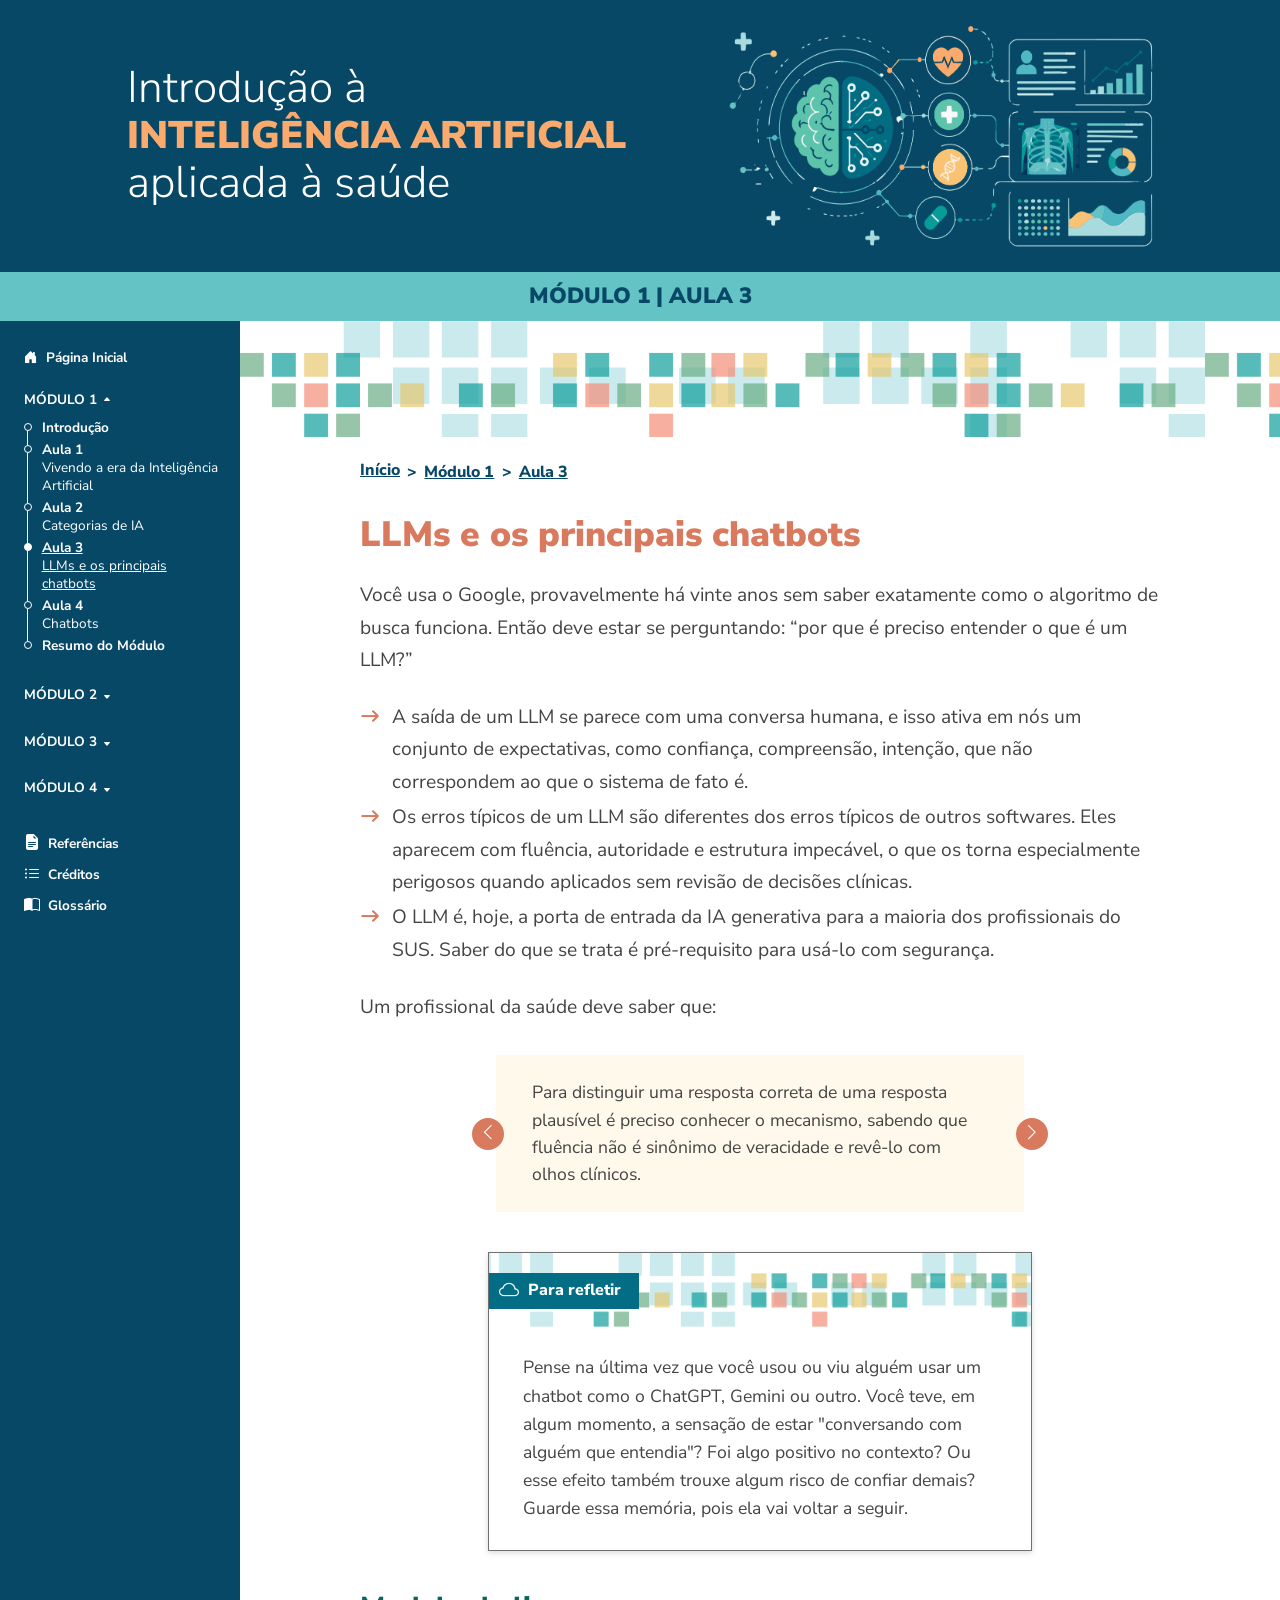
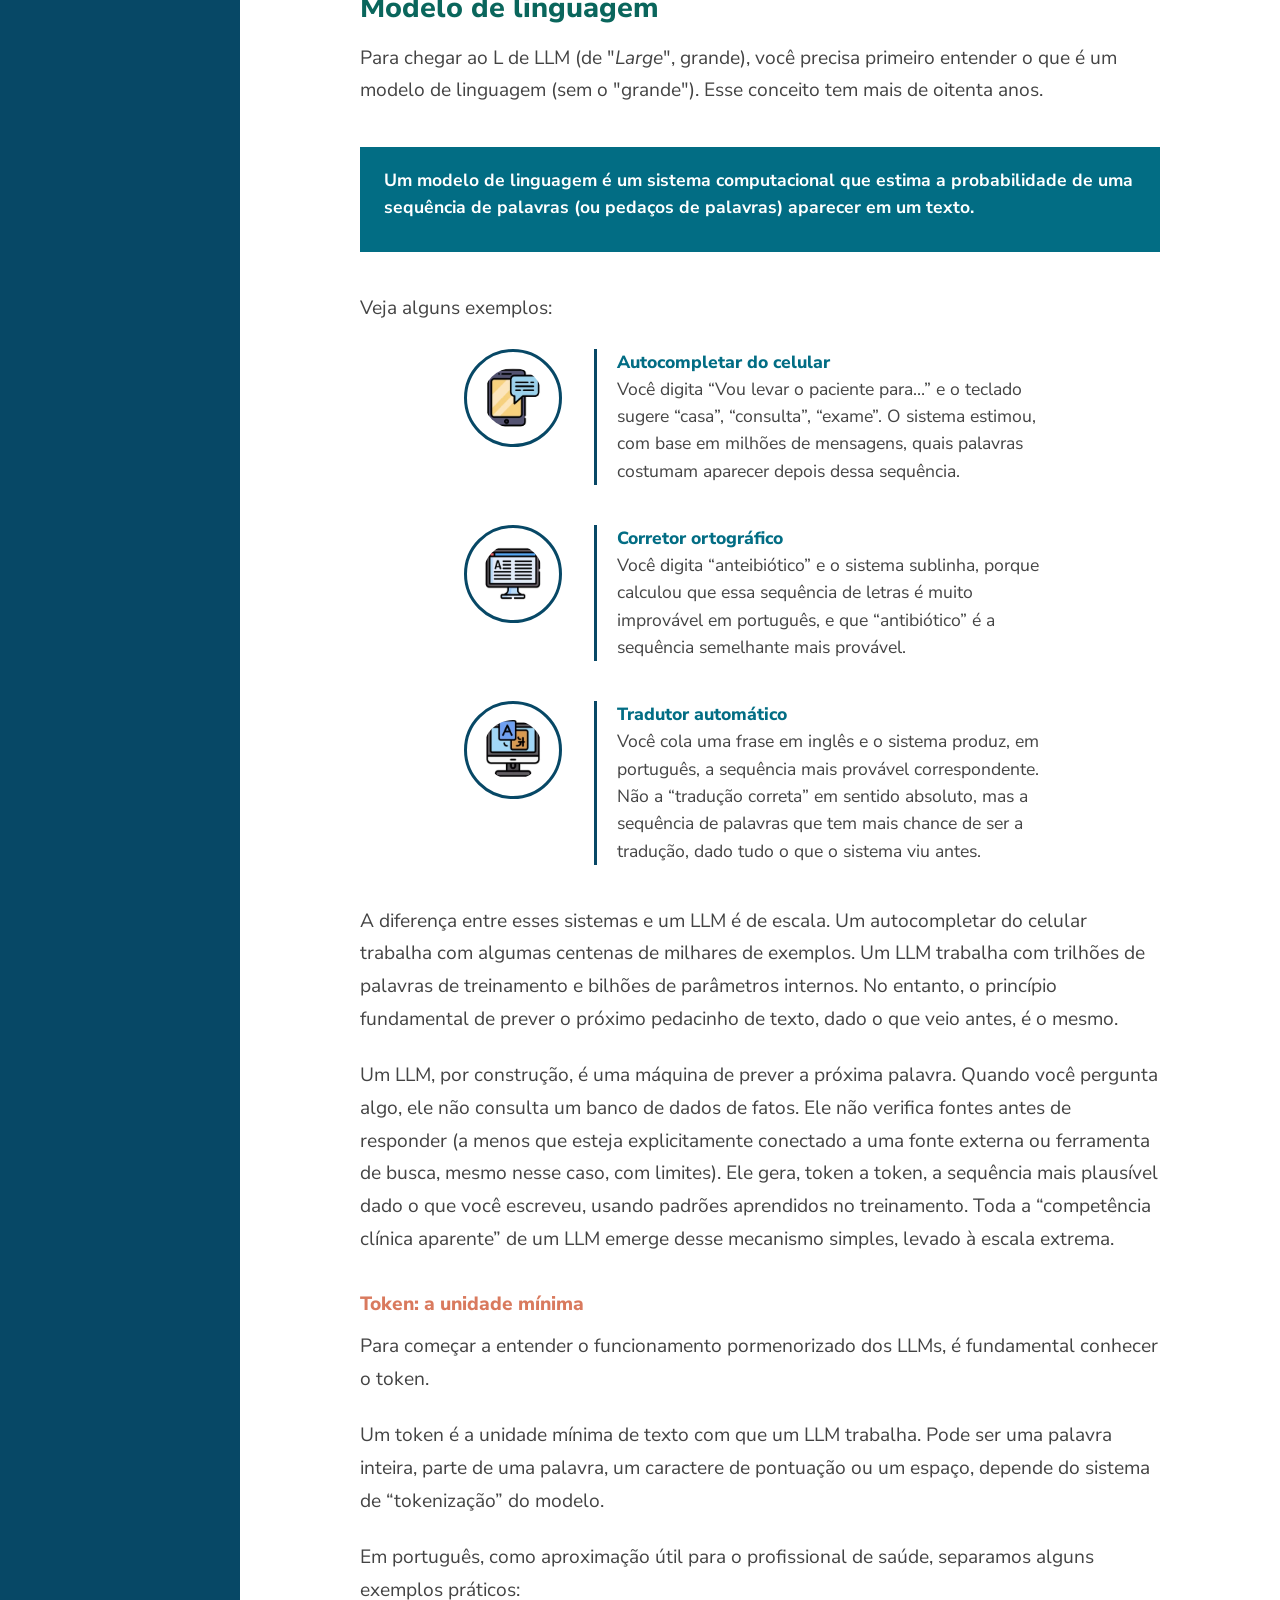
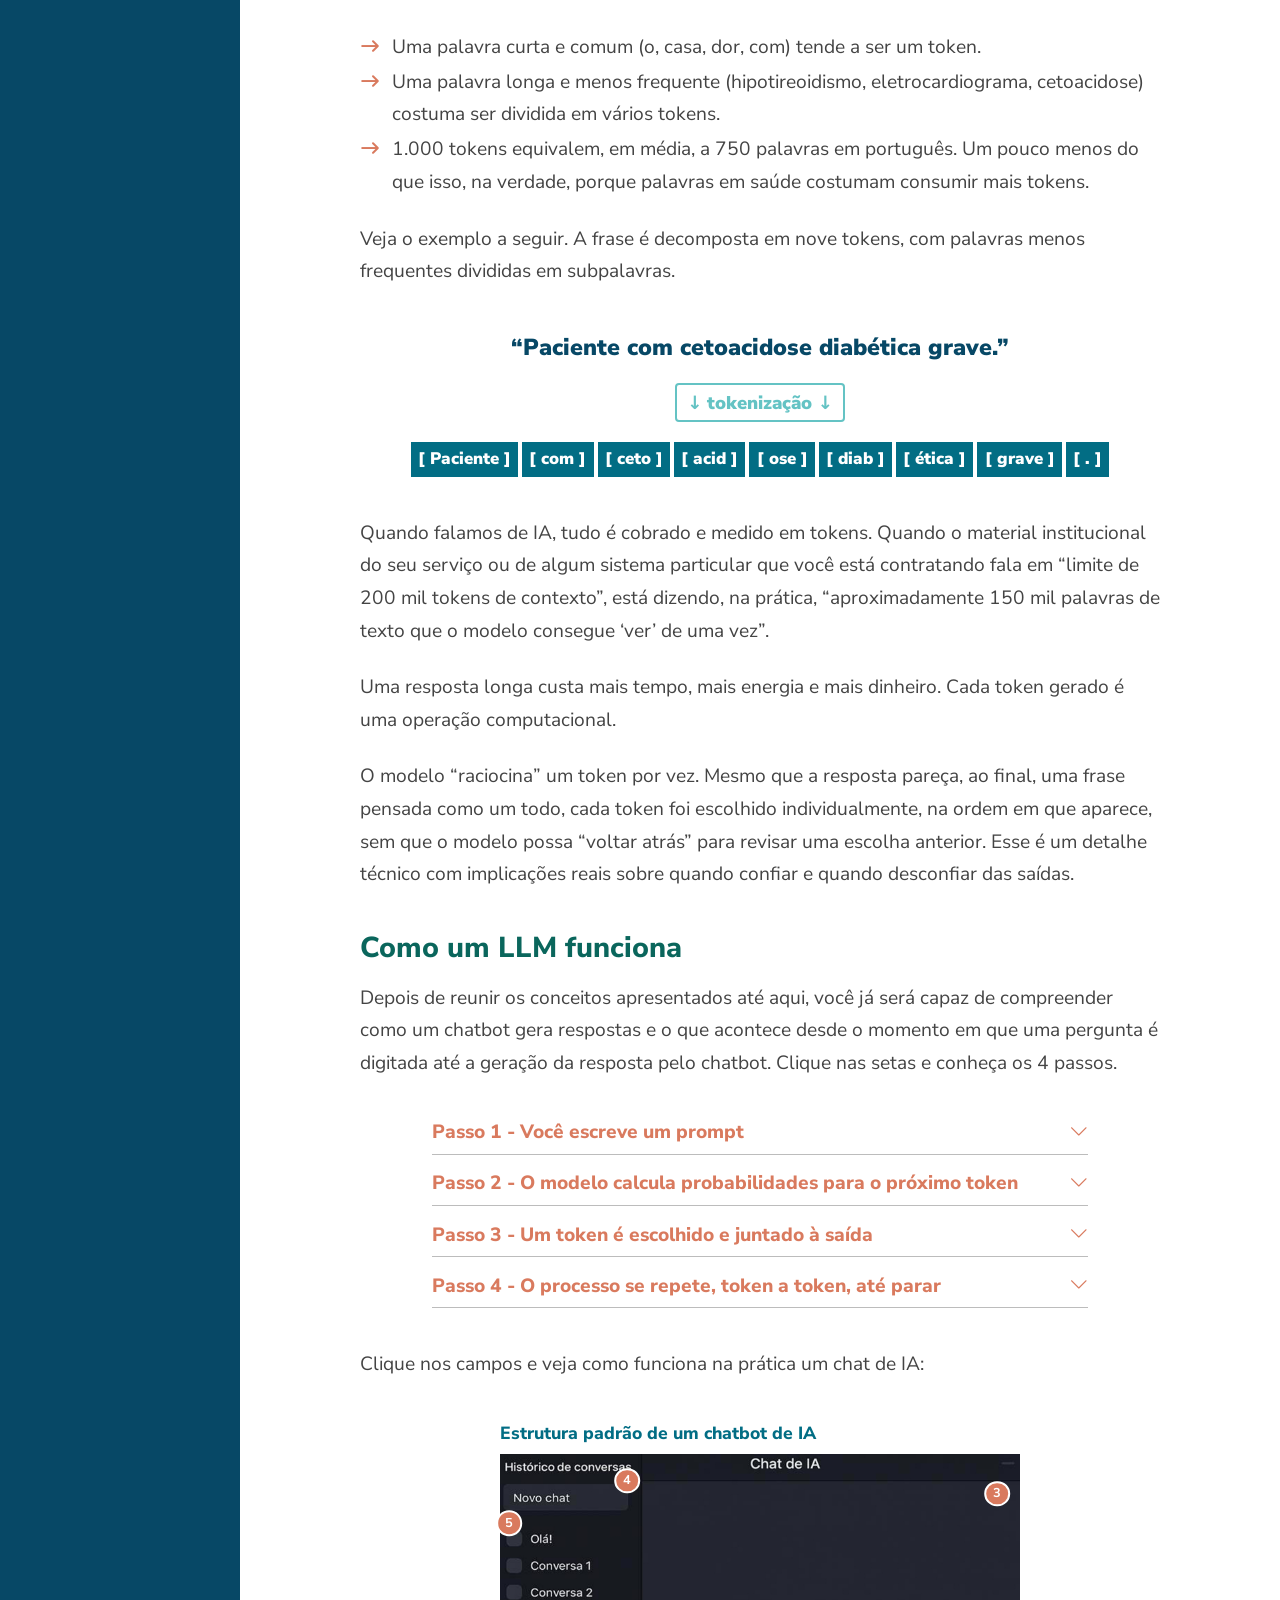
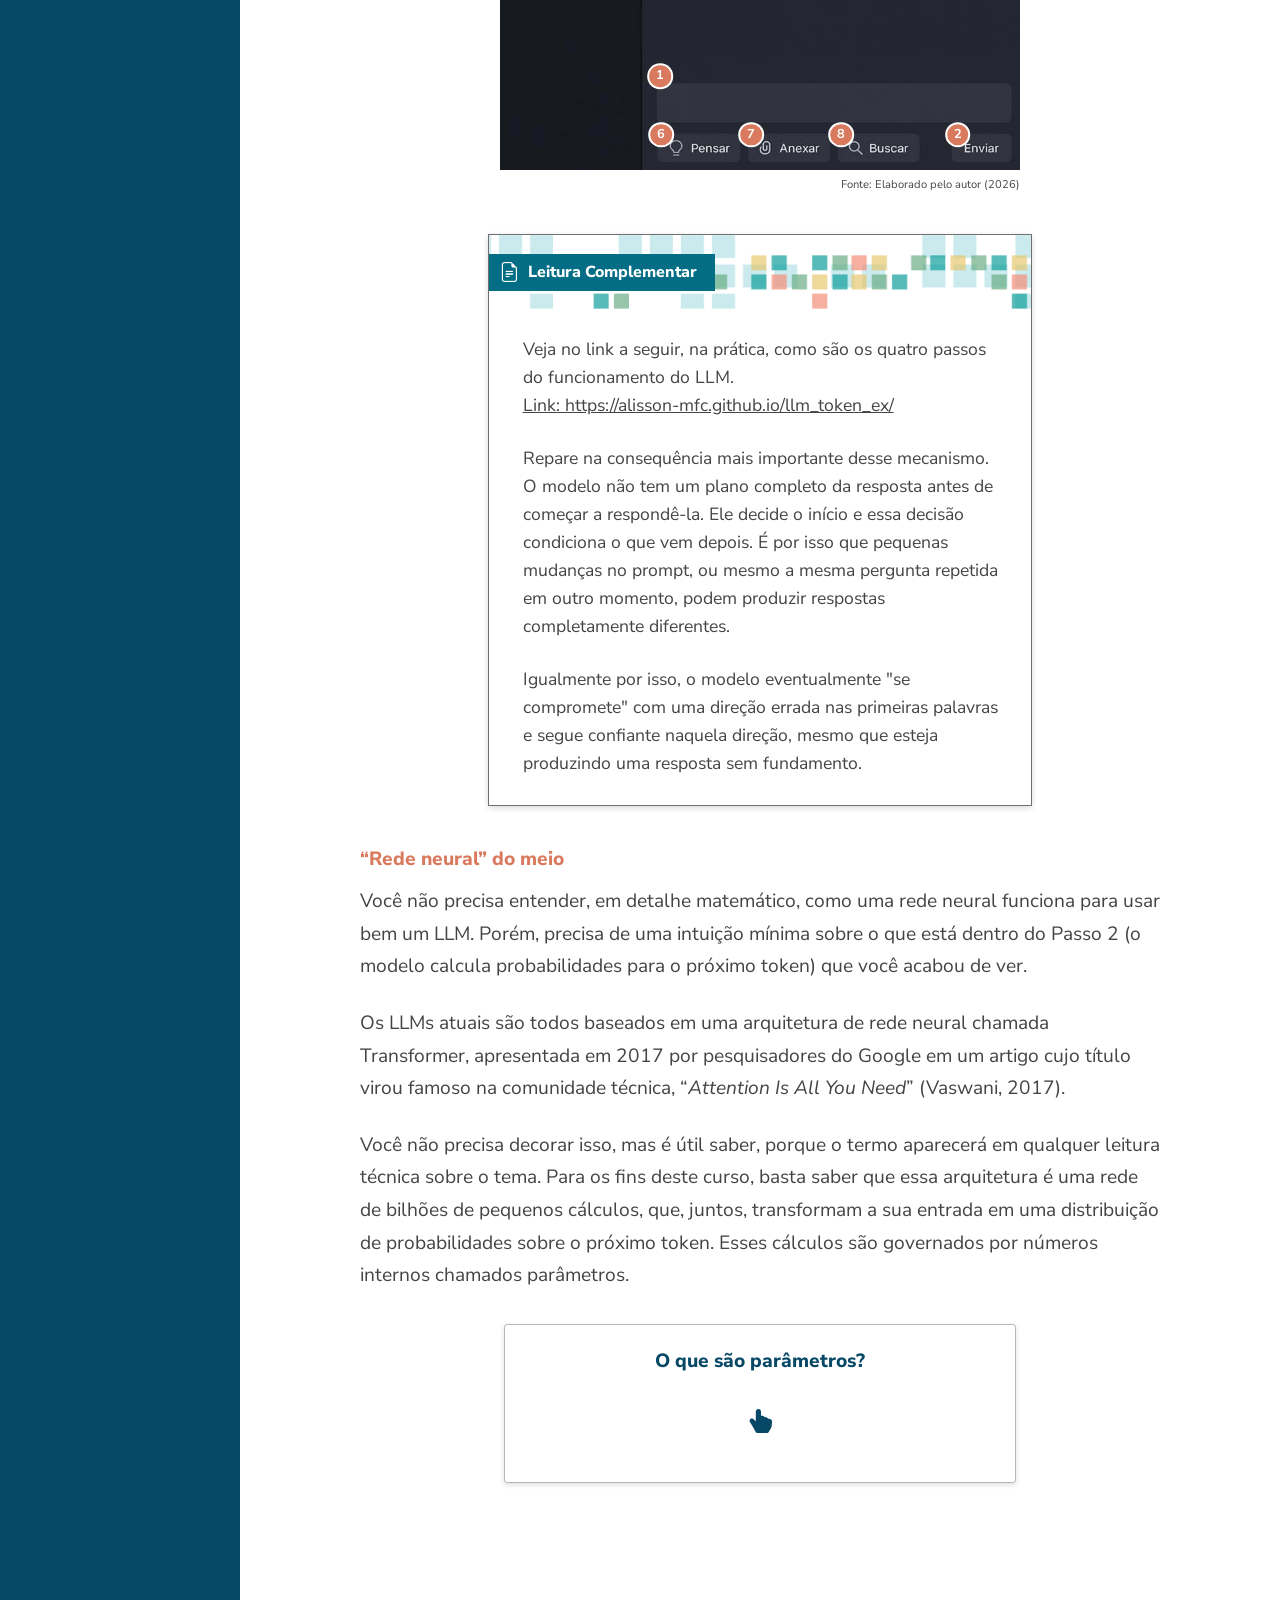
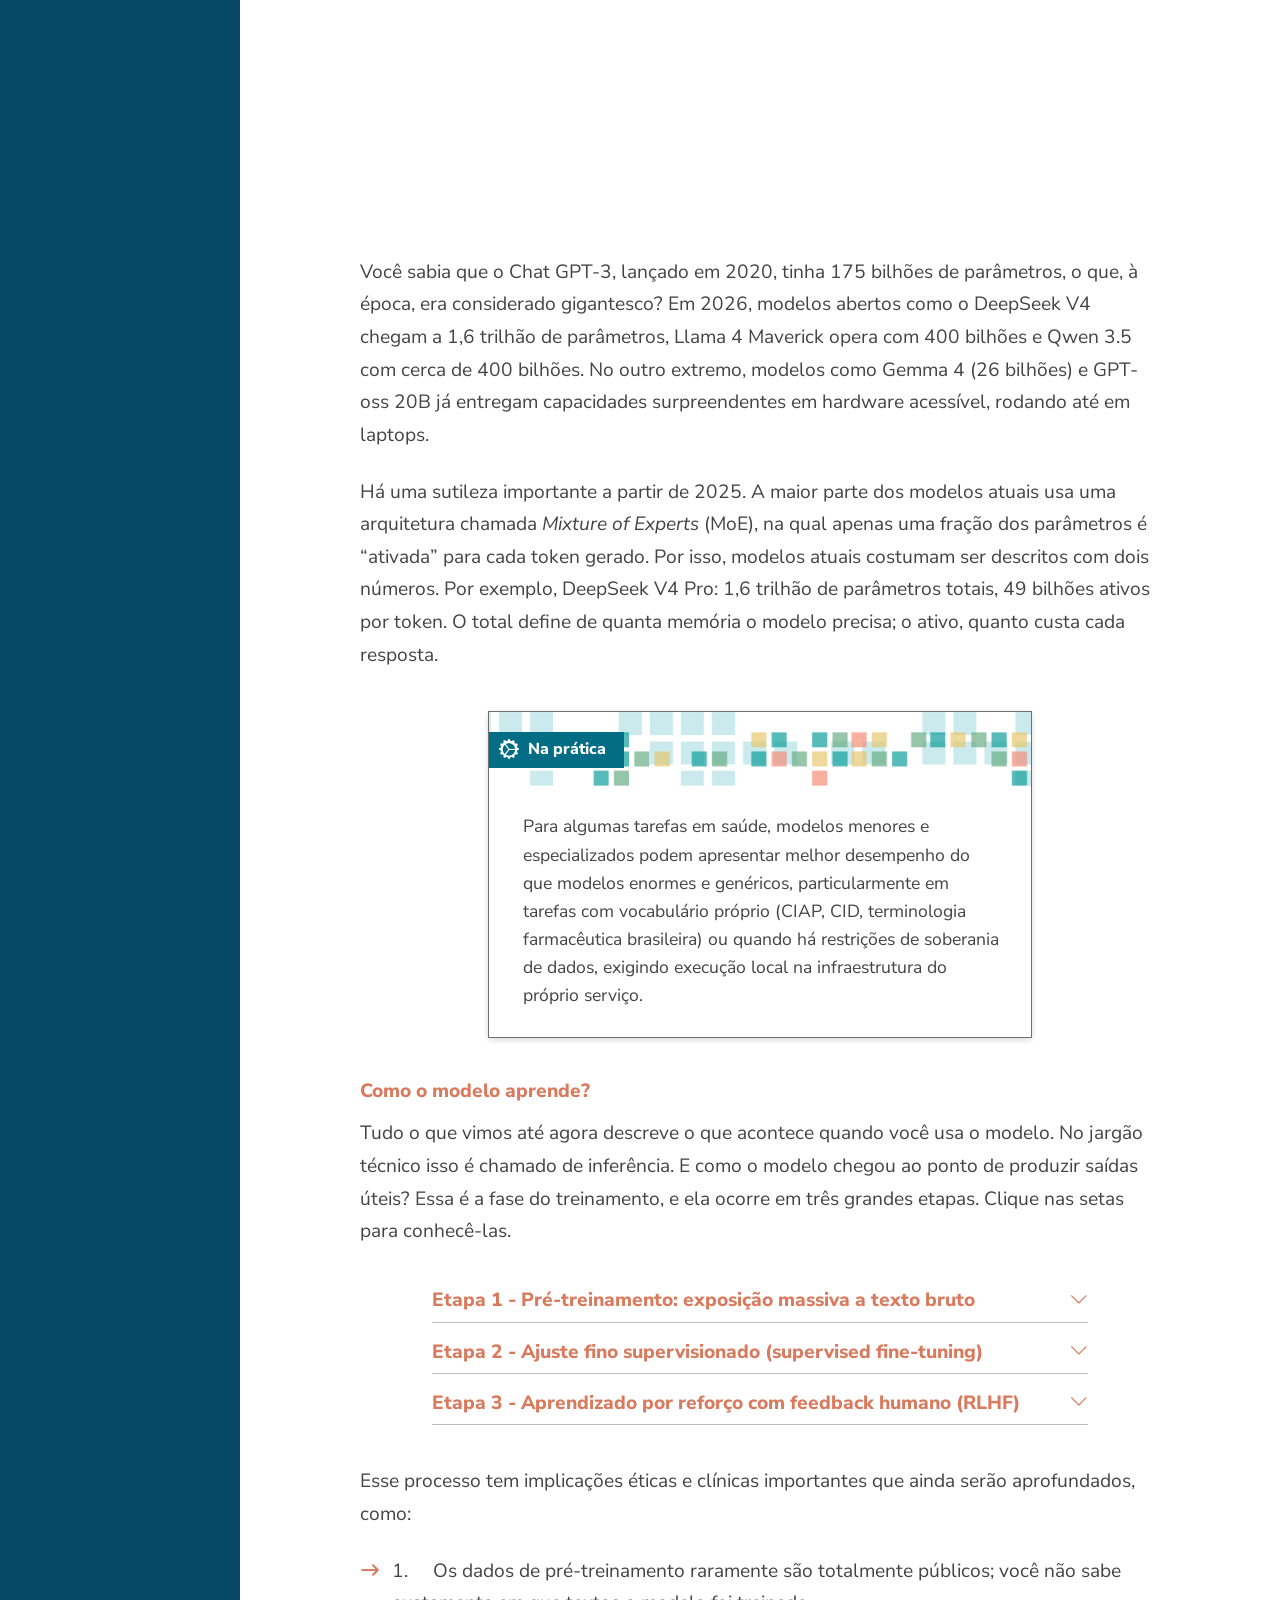
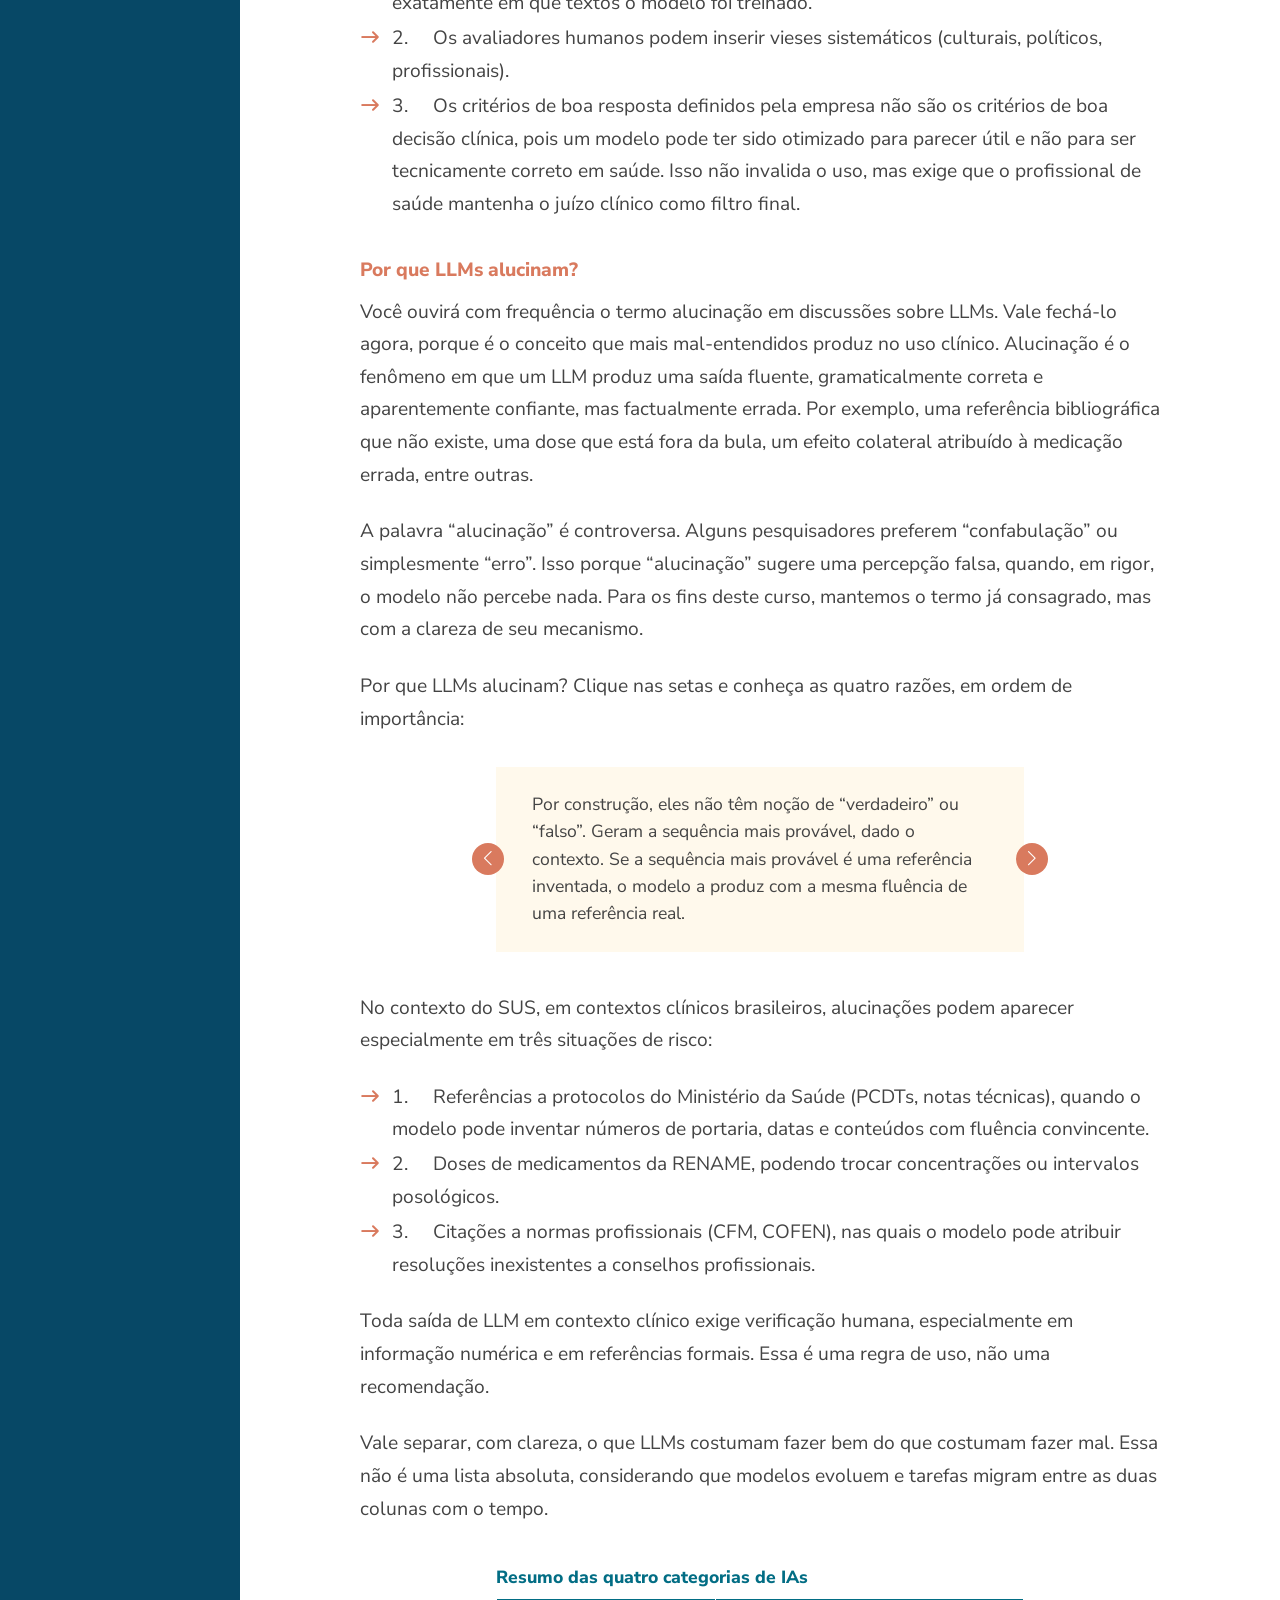
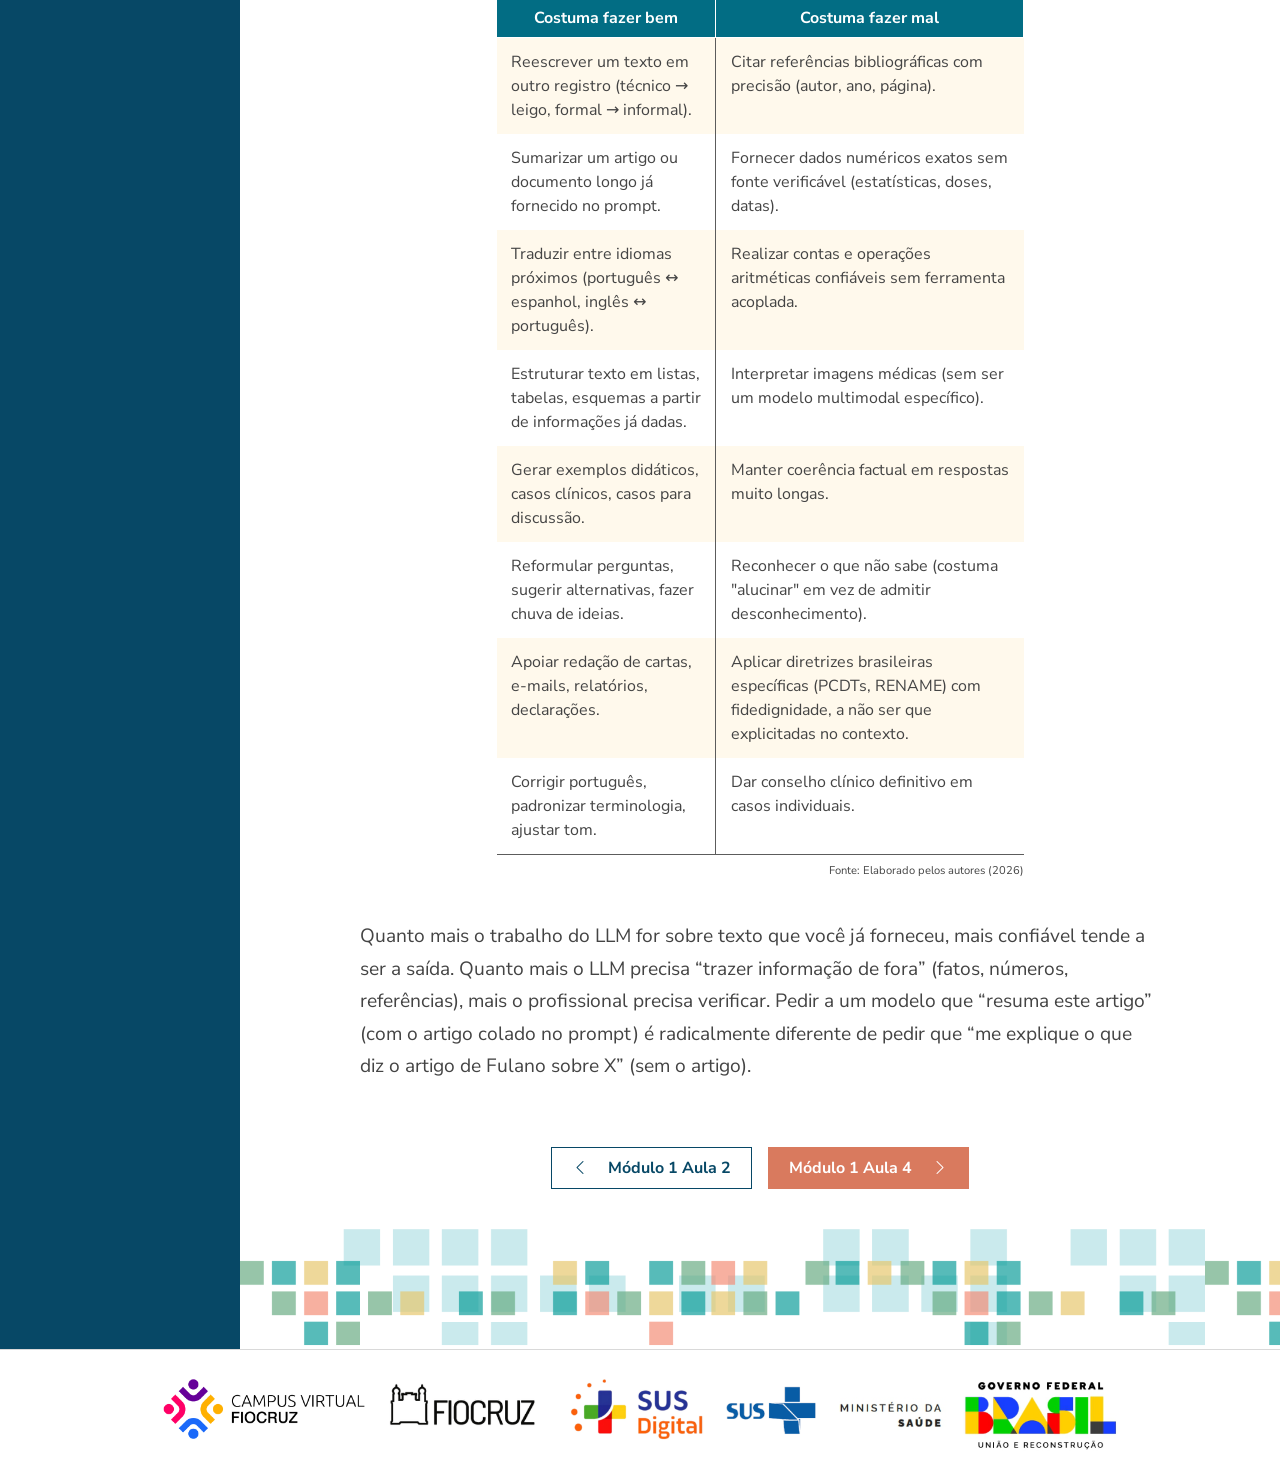
<file: modulo1/aula3.html>
<!DOCTYPE html>
<html lang="pt-BR">

<head>
  <meta charset="utf-8">
  <meta name="viewport" content="width=device-width, initial-scale=1">
  <title></title>
  <link rel="stylesheet" href="../assets/css/curso.css">
</head>

<body>
  <curso-pagina>
    <h1>LLMs e os principais chatbots</h1>

    <p>Você usa o Google, provavelmente há vinte anos sem saber exatamente como o algoritmo de busca funciona. Então
      deve estar se perguntando: “por que é preciso entender o que é um LLM?”</p>
    <ul class="lista-setas">
      <li>A saída de um LLM se parece com uma conversa humana, e isso ativa em nós um conjunto de expectativas, como
        confiança, compreensão, intenção, que não correspondem ao que o sistema de fato é.</li>
      <li>Os erros típicos de um LLM são diferentes dos erros típicos de outros softwares. Eles aparecem com fluência,
        autoridade e estrutura impecável, o que os torna especialmente perigosos quando aplicados sem revisão de
        decisões clínicas.</li>
      <li>O LLM é, hoje, a porta de entrada da IA generativa para a maioria dos profissionais do SUS. Saber do que se
        trata é pré-requisito para usá-lo com segurança.</li>
    </ul>

    <p>Um profissional da saúde deve saber que:</p>

    <curso-carrossel>
      <curso-item>
        <p>Para distinguir uma resposta correta de uma resposta plausível é preciso conhecer o mecanismo, sabendo que
          fluência não é sinônimo de veracidade e revê-lo com olhos clínicos.</p>
      </curso-item>
      <curso-item>
        <p>Para entender o que o sistema pode e não pode fazer, pois operações que parecem triviais (somar valores em
          uma tabela, contar quantas vezes uma palavra aparece) podem falhar de modo silencioso, e operações que parecem
          mágicas (traduzir, parafrasear, sumarizar) tendem a funcionar bem. Conhecer o motivo dessa assimetria evita
          armadilhas.</p>
      </curso-item>
      <curso-item>
        <p>Participar, hoje, com voz ativa de decisões institucionais que envolvem editais, contratações, comitês de TI
          e qualquer outro desses espaços, exige profissionais de saúde que saibam o vocabulário técnico mínimo para
          fazer perguntas críticas e informar decisões.</p>
      </curso-item>
    </curso-carrossel>

    <curso-caixa tipo="refletir">
      <p>Pense na última vez que você usou ou viu alguém usar um chatbot como o ChatGPT, Gemini ou outro. Você teve, em
        algum momento, a sensação de estar "conversando com alguém que entendia"? Foi algo positivo no contexto? Ou esse
        efeito também trouxe algum risco de confiar demais? Guarde essa memória, pois ela vai voltar a seguir.</p>
    </curso-caixa>

    <h2>Modelo de linguagem</h2>
    <p>Para chegar ao L de LLM (de "<i>Large</i>", grande), você precisa primeiro entender o que é um modelo de
      linguagem (sem o "grande"). Esse conceito tem mais de oitenta anos.</p>

    <curso-nota>
      <p>Um modelo de linguagem é um sistema computacional que estima a probabilidade de uma sequência de palavras (ou
        pedaços de palavras) aparecer em um texto.</p>
    </curso-nota>

    <p>Veja alguns exemplos:</p>

    <div class="midia midia--icone">
      <img class="midia__imagem" src="img/icones/autocompletar.webp" alt="">
      <div>
        <p class="midia__titulo">Autocompletar do celular</p>
        <p>Você digita “Vou levar o paciente para…” e o teclado sugere “casa”, “consulta”, “exame”. O sistema estimou,
          com base em milhões de mensagens, quais palavras costumam aparecer depois dessa sequência.</p>
      </div>
    </div>
    <div class="midia midia--icone">
      <img class="midia__imagem" src="img/icones/corretor.webp" alt="">
      <div>
        <p class="midia__titulo">Corretor ortográfico</p>
        <p>Você digita “anteibiótico” e o sistema sublinha, porque calculou que essa sequência de letras é muito
          improvável em português, e que “antibiótico” é a sequência semelhante mais provável.</p>
      </div>
    </div>
    <div class="midia midia--icone">
      <img class="midia__imagem" src="img/icones/tradutor.webp" alt="">
      <div>
        <p class="midia__titulo">Tradutor automático</p>
        <p>Você cola uma frase em inglês e o sistema produz, em português, a sequência mais provável correspondente. Não
          a “tradução correta” em sentido absoluto, mas a sequência de palavras que tem mais chance de ser a tradução,
          dado tudo o que o sistema viu antes.</p>
      </div>
    </div>

    <p>A diferença entre esses sistemas e um LLM é de escala. Um autocompletar do celular trabalha com algumas centenas
      de milhares de exemplos. Um LLM trabalha com trilhões de palavras de treinamento e bilhões de parâmetros internos.
      No entanto, o princípio fundamental de prever o próximo pedacinho de texto, dado o que veio antes, é o mesmo.</p>
    <p>Um LLM, por construção, é uma máquina de prever a próxima palavra. Quando você pergunta algo, ele não consulta um
      banco de dados de fatos. Ele não verifica fontes antes de responder (a menos que esteja explicitamente conectado a
      uma fonte externa ou ferramenta de busca, mesmo nesse caso, com limites). Ele gera, token a token, a sequência
      mais plausível dado o que você escreveu, usando padrões aprendidos no treinamento. Toda a “competência clínica
      aparente” de um LLM emerge desse mecanismo simples, levado à escala extrema.</p>

    <h3>Token: a unidade mínima</h3>
    <p>Para começar a entender o funcionamento pormenorizado dos LLMs, é fundamental conhecer o token.</p>
    <p>Um token é a unidade mínima de texto com que um LLM trabalha. Pode ser uma palavra inteira, parte de uma palavra,
      um caractere de pontuação ou um espaço, depende do sistema de “tokenização” do modelo.</p>
    <p>Em português, como aproximação útil para o profissional de saúde, separamos alguns exemplos práticos:</p>
    <ul class="lista-setas">
      <li>Uma palavra curta e comum (o, casa, dor, com) tende a ser um token.</li>
      <li>Uma palavra longa e menos frequente (hipotireoidismo, eletrocardiograma, cetoacidose) costuma ser dividida em
        vários tokens.</li>
      <li>1.000 tokens equivalem, em média, a 750 palavras em português. Um pouco menos do que isso, na verdade, porque
        palavras em saúde costumam consumir mais tokens.</li>
    </ul>
    <p>Veja o exemplo a seguir. A frase é decomposta em nove tokens, com palavras menos frequentes divididas em
      subpalavras.</p>

    <div class="tokenizacao">
      <p class="tokenizacao__frase">“Paciente com cetoacidose diabética grave.”</p>
      <p class="tokenizacao__seta">↓ tokenização ↓</p>
      <ol class="tokenizacao__tokens" aria-label="Nove tokens">
        <li>Paciente</li>
        <li>com</li>
        <li>ceto</li>
        <li>acid</li>
        <li>ose</li>
        <li>diab</li>
        <li>ética</li>
        <li>grave</li>
        <li>.</li>
      </ol>
    </div>

    <p>Quando falamos de IA, tudo é cobrado e medido em tokens. Quando o material institucional do seu serviço ou de
      algum sistema particular que você está contratando fala em “limite de 200 mil tokens de contexto”, está dizendo,
      na prática, “aproximadamente 150 mil palavras de texto que o modelo consegue ‘ver’ de uma vez”.</p>
    <p>Uma resposta longa custa mais tempo, mais energia e mais dinheiro. Cada token gerado é uma operação
      computacional.</p>
    <p>O modelo “raciocina” um token por vez. Mesmo que a resposta pareça, ao final, uma frase pensada como um todo,
      cada token foi escolhido individualmente, na ordem em que aparece, sem que o modelo possa “voltar atrás” para
      revisar uma escolha anterior. Esse é um detalhe técnico com implicações reais sobre quando confiar e quando
      desconfiar das saídas.</p>

    <h2>Como um LLM funciona</h2>
    <p>Depois de reunir os conceitos apresentados até aqui, você já será capaz de compreender como um chatbot gera
      respostas e o que acontece desde o momento em que uma pergunta é digitada até a geração da resposta pelo chatbot.
      Clique nas setas e conheça os 4 passos.</p>

    <curso-acordeao independente>
      <curso-item titulo="Passo 1 - Você escreve um prompt">
        <p>O prompt é tudo que você digita no campo específico do chatbot (prompt), incluindo a sua pergunta, qualquer
          documento que tenha colado. Assim, instruções anteriores e o histórico da conversa é convertido em tokens.
          Esse conjunto de tokens é o que o modelo “vê” como entrada.</p>
      </curso-item>
      <curso-item titulo="Passo 2 - O modelo calcula probabilidades para o próximo token">
        <p>A rede neural, com seus bilhões de parâmetros aprendidos no treinamento, produz uma distribuição de
          probabilidades sobre todos os tokens possíveis (em geral, dezenas de milhares). Por exemplo: dado o que você
          escreveu, qual a chance de o próximo token ser “para”, “que”, “considere”, “atenção” e assim por diante.</p>
      </curso-item>
      <curso-item titulo="Passo 3 - Um token é escolhido e juntado à saída">
        <p>Conforme um parâmetro denominado “temperatura” (que será detalhado na próxima seção), o sistema pode escolher
          sempre o token de maior probabilidade (saída mais “fria” e determinística) ou amostrar entre os mais prováveis
          (saída mais “quente” e variada). O token escolhido é acrescentado ao texto.</p>
      </curso-item>
      <curso-item titulo="Passo 4 - O processo se repete, token a token, até parar">
        <p>Agora a entrada do modelo é o seu prompt mais o token recém-gerado. O modelo recalcula as probabilidades,
          escolhe o próximo, junta na saída e segue, até atingir uma condição de parada (limite de tokens, marca de fim
          de resposta, instrução de pausa).</p>
      </curso-item>
    </curso-acordeao>

    <p>Clique nos campos e veja como funciona na prática um chat de IA:</p>

    <curso-pontos titulo="Estrutura padrão de um chatbot de IA" src="img/a3-chatbot.jpg"
      alt="Tela genérica de um chat de IA com histórico de conversas, área de resposta, campo de mensagem e botões Pensar, Anexar, Buscar e Enviar"
      fonte="Elaborado pelo autor (2026)">
      <curso-item x="30.8" y="70.4" titulo="Campo para digitar o prompt (comando)."></curso-item>
      <curso-item x="88.0" y="89.0" titulo="Enviar."></curso-item>
      <curso-item x="95.6" y="12.7" titulo="Conversa atual."></curso-item>
      <curso-item x="24.5" y="8.5" titulo="Novo chat."></curso-item>
      <curso-item x="1.8" y="22" titulo="Histórico de conversas."></curso-item>
      <curso-item x="31" y="89" titulo="Pensar (tarefas complexas)."></curso-item>
      <curso-item x="48.3" y="89" titulo="Anexar arquivos (fotos/documentos)."></curso-item>
      <curso-item x="65.6" y="89" titulo="Busca na internet com indicação das fontes."></curso-item>
    </curso-pontos>

    <curso-caixa tipo="leitura">
      <p>Veja no link a seguir, na prática, como são os quatro passos do funcionamento do LLM.<br>
        <a href="https://alisson-mfc.github.io/llm_token_ex/" target="_blank" rel="noopener">Link:
          https://alisson-mfc.github.io/llm_token_ex/</a>
      </p>
      <p>Repare na consequência mais importante desse mecanismo. O modelo não tem um plano completo da resposta antes de
        começar a respondê-la. Ele decide o início e essa decisão condiciona o que vem depois. É por isso que pequenas
        mudanças no prompt, ou mesmo a mesma pergunta repetida em outro momento, podem produzir respostas completamente
        diferentes.</p>
      <p>Igualmente por isso, o modelo eventualmente "se compromete" com uma direção errada nas primeiras palavras e
        segue confiante naquela direção, mesmo que esteja produzindo uma resposta sem fundamento.</p>
    </curso-caixa>

    <h3>“Rede neural” do meio</h3>
    <p>Você não precisa entender, em detalhe matemático, como uma rede neural funciona para usar bem um LLM. Porém,
      precisa de uma intuição mínima sobre o que está dentro do Passo 2 (o modelo calcula probabilidades para o próximo
      token) que você acabou de ver.</p>
    <p>Os LLMs atuais são todos baseados em uma arquitetura de rede neural chamada Transformer, apresentada em 2017 por
      pesquisadores do Google em um artigo cujo título virou famoso na comunidade técnica, “<i>Attention Is All You
        Need</i>” (Vaswani, 2017).</p>
    <p>Você não precisa decorar isso, mas é útil saber, porque o termo aparecerá em qualquer leitura técnica sobre o
      tema. Para os fins deste curso, basta saber que essa arquitetura é uma rede de bilhões de pequenos cálculos, que,
      juntos, transformam a sua entrada em uma distribuição de probabilidades sobre o próximo token. Esses cálculos são
      governados por números internos chamados parâmetros.</p>

    <curso-cartoes claro>
      <curso-item titulo="O que são parâmetros?">
        <p>Pense em uma fórmula clínica que você já usa, como o escore para risco cardiovascular. Cada variável (idade,
          colesterol, pressão arterial, tabagismo) entra na fórmula com um peso, um número que indica o quanto ela
          contribui para o resultado. Esses pesos foram ajustados a partir de coortes de milhares de pacientes
          acompanhados por décadas.</p>
        <p>Os parâmetros de um LLM seguem a mesma ideia, mas levada à escala extrema. São os pesos internos da rede
          neural, ajustados automaticamente durante o treinamento a partir da exposição a trilhões de tokens. Um modelo
          “de 70 bilhões de parâmetros” tem 70 bilhões desses pesos, cada um deles um número aprendido pelo sistema, e
          não escrito por um humano.</p>
      </curso-item>
    </curso-cartoes>

    <p>Você sabia que o Chat GPT-3, lançado em 2020, tinha 175 bilhões de parâmetros, o que, à época, era considerado
      gigantesco? Em 2026, modelos abertos como o DeepSeek V4 chegam a 1,6 trilhão de parâmetros, Llama 4 Maverick opera
      com 400 bilhões e Qwen 3.5 com cerca de 400 bilhões. No outro extremo, modelos como Gemma 4 (26 bilhões) e GPT-oss
      20B já entregam capacidades surpreendentes em hardware acessível, rodando até em laptops.</p>
    <p>Há uma sutileza importante a partir de 2025. A maior parte dos modelos atuais usa uma arquitetura chamada
      <i>Mixture of Experts</i> (MoE), na qual apenas uma fração dos parâmetros é “ativada” para cada token gerado. Por
      isso, modelos atuais costumam ser descritos com dois números. Por exemplo, DeepSeek V4 Pro: 1,6 trilhão de
      parâmetros totais, 49 bilhões ativos por token. O total define de quanta memória o modelo precisa; o ativo, quanto
      custa cada resposta.</p>

    <curso-caixa tipo="pratica">
      <p>Para algumas tarefas em saúde, modelos menores e especializados podem apresentar melhor desempenho do que
        modelos enormes e genéricos, particularmente em tarefas com vocabulário próprio (CIAP, CID, terminologia
        farmacêutica brasileira) ou quando há restrições de soberania de dados, exigindo execução local na
        infraestrutura do próprio serviço.</p>
    </curso-caixa>

    <h3>Como o modelo aprende?</h3>
    <p>Tudo o que vimos até agora descreve o que acontece quando você usa o modelo. No jargão técnico isso é chamado de
      inferência. E como o modelo chegou ao ponto de produzir saídas úteis? Essa é a fase do treinamento, e ela ocorre
      em três grandes etapas. Clique nas setas para conhecê-las.</p>

    <curso-acordeao independente>
      <curso-item titulo="Etapa 1 - Pré-treinamento: exposição massiva a texto bruto">
        <p>O modelo é exposto a um volume gigantesco de texto (livros, sites públicos, artigos científicos, código de
          programação, conversas em fóruns), da ordem de trilhões de tokens. Durante essa fase, a única tarefa do modelo
          é, repetidamente, prever a próxima palavra. Ao errar, ajusta levemente seus parâmetros internos; ao acertar,
          mantém o ajuste. Após meses de treinamento, o modelo se torna capaz de produzir texto fluente em dezenas de
          línguas e domínios. No entanto, ao fim dessa fase, ele ainda não é um chatbot útil. Produz texto plausível,
          mas não necessariamente seguro, prestativo ou honesto.</p>
      </curso-item>
      <curso-item titulo="Etapa 2 - Ajuste fino supervisionado (supervised fine-tuning)">
        <p>O modelo recebe exemplos curados de boas respostas, escritos por humanos especialistas, para diversos tipos
          de pergunta. Aprende, com isso, o formato e o tom esperados de um assistente que responde a usuários com
          clareza, estrutura, recusa apropriada de pedidos perigosos e segue instruções.</p>
      </curso-item>
      <curso-item titulo="Etapa 3 - Aprendizado por reforço com feedback humano (RLHF)">
        <p>O modelo gera várias respostas para a mesma pergunta. Avaliadores humanos (em geral, terceirizados em escala
          global) classificam quais respostas são melhores, segundo critérios definidos pela empresa: utilidade,
          honestidade, segurança. Um segundo modelo aprende a imitar essas preferências humanas, e o LLM principal é
          treinado para maximizar essa “pontuação de preferência”. É essa fase que faz o modelo soar útil e prestativo
          quando você conversa com ele.</p>
      </curso-item>
    </curso-acordeao>

    <p>Esse processo tem implicações éticas e clínicas importantes que ainda serão aprofundados, como:</p>
    <ul class="lista-setas">
      <li><span class="lista-setas__num">1.</span> Os dados de pré-treinamento raramente são totalmente públicos; você
        não sabe exatamente em que textos o modelo foi treinado.</li>
      <li><span class="lista-setas__num">2.</span> Os avaliadores humanos podem inserir vieses sistemáticos (culturais,
        políticos, profissionais).</li>
      <li><span class="lista-setas__num">3.</span> Os critérios de boa resposta definidos pela empresa não são os
        critérios de boa decisão clínica, pois um modelo pode ter sido otimizado para parecer útil e não para ser
        tecnicamente correto em saúde. Isso não invalida o uso, mas exige que o profissional de saúde mantenha o juízo
        clínico como filtro final.</li>
    </ul>

    <h3>Por que LLMs alucinam?</h3>
    <p>Você ouvirá com frequência o termo alucinação em discussões sobre LLMs. Vale fechá-lo agora, porque é o conceito
      que mais mal-entendidos produz no uso clínico. Alucinação é o fenômeno em que um LLM produz uma saída fluente,
      gramaticalmente correta e aparentemente confiante, mas factualmente errada. Por exemplo, uma referência
      bibliográfica que não existe, uma dose que está fora da bula, um efeito colateral atribuído à medicação errada,
      entre outras.</p>
    <p>A palavra “alucinação” é controversa. Alguns pesquisadores preferem “confabulação” ou simplesmente “erro”. Isso
      porque “alucinação” sugere uma percepção falsa, quando, em rigor, o modelo não percebe nada. Para os fins deste
      curso, mantemos o termo já consagrado, mas com a clareza de seu mecanismo.</p>
    <p>Por que LLMs alucinam? Clique nas setas e conheça as quatro razões, em ordem de importância:</p>

    <curso-carrossel>
      <curso-item>
        <p>Por construção, eles não têm noção de “verdadeiro” ou “falso”. Geram a sequência mais provável, dado o
          contexto. Se a sequência mais provável é uma referência inventada, o modelo a produz com a mesma fluência de
          uma referência real.</p>
      </curso-item>
      <curso-item>
        <p>A escala dos dados de treinamento traz inconsistências. Trilhões de tokens incluem informações
          desatualizadas, contraditórias e simplesmente erradas. O modelo absorve tudo, sem <i>fact-checking</i>
          embutido.</p>
      </curso-item>
      <curso-item>
        <p>A fase de ajuste fino prioriza utilidade aparente. Um modelo “premiado” por dar respostas confiantes durante
          o RLHF aprende a soar útil, mesmo quando deveria dizer “não sei” ou “não tenho informação suficiente”.</p>
      </curso-item>
      <curso-item>
        <p>O modelo “se compromete” com escolhas iniciais. Como vimos anteriormente, a geração é token a token. Se o
          início da resposta tomou uma direção errada, é provável que o resto reforce o erro, em vez de corrigi-lo.</p>
      </curso-item>
    </curso-carrossel>

    <p>No contexto do SUS, em contextos clínicos brasileiros, alucinações podem aparecer especialmente em três situações
      de risco:</p>
    <ul class="lista-setas">
      <li><span class="lista-setas__num">1.</span> Referências a protocolos do Ministério da Saúde (PCDTs, notas
        técnicas), quando o modelo pode inventar números de portaria, datas e conteúdos com fluência convincente.</li>
      <li><span class="lista-setas__num">2.</span> Doses de medicamentos da RENAME, podendo trocar concentrações ou
        intervalos posológicos.</li>
      <li><span class="lista-setas__num">3.</span> Citações a normas profissionais (CFM, COFEN), nas quais o modelo pode
        atribuir resoluções inexistentes a conselhos profissionais.</li>
    </ul>
    <p>Toda saída de LLM em contexto clínico exige verificação humana, especialmente em informação numérica e em
      referências formais. Essa é uma regra de uso, não uma recomendação.</p>
    <p>Vale separar, com clareza, o que LLMs costumam fazer bem do que costumam fazer mal. Essa não é uma lista
      absoluta, considerando que modelos evoluem e tarefas migram entre as duas colunas com o tempo.</p>

    <curso-tabela titulo="Resumo das quatro categorias de IAs" fonte="Elaborado pelos autores (2026)" listrada
      class="tabela-estreita">
      <table>
        <thead>
          <tr>
            <th scope="col">Costuma fazer bem</th>
            <th scope="col">Costuma fazer mal</th>
          </tr>
        </thead>
        <tbody>
          <tr>
            <td>Reescrever um texto em outro registro (técnico → leigo, formal → informal).</td>
            <td>Citar referências bibliográficas com precisão (autor, ano, página).</td>
          </tr>
          <tr>
            <td>Sumarizar um artigo ou documento longo já fornecido no prompt.</td>
            <td>Fornecer dados numéricos exatos sem fonte verificável (estatísticas, doses, datas).</td>
          </tr>
          <tr>
            <td>Traduzir entre idiomas próximos (português ↔ espanhol, inglês ↔ português).</td>
            <td>Realizar contas e operações aritméticas confiáveis sem ferramenta acoplada.</td>
          </tr>
          <tr>
            <td>Estruturar texto em listas, tabelas, esquemas a partir de informações já dadas.</td>
            <td>Interpretar imagens médicas (sem ser um modelo multimodal específico).</td>
          </tr>
          <tr>
            <td>Gerar exemplos didáticos, casos clínicos, casos para discussão.</td>
            <td>Manter coerência factual em respostas muito longas.</td>
          </tr>
          <tr>
            <td>Reformular perguntas, sugerir alternativas, fazer chuva de ideias.</td>
            <td>Reconhecer o que não sabe (costuma "alucinar" em vez de admitir desconhecimento).</td>
          </tr>
          <tr>
            <td>Apoiar redação de cartas, e-mails, relatórios, declarações.</td>
            <td>Aplicar diretrizes brasileiras específicas (PCDTs, RENAME) com fidedignidade, a não ser que explicitadas
              no contexto.</td>
          </tr>
          <tr>
            <td>Corrigir português, padronizar terminologia, ajustar tom.</td>
            <td>Dar conselho clínico definitivo em casos individuais.</td>
          </tr>
        </tbody>
      </table>
    </curso-tabela>

    <p>Quanto mais o trabalho do LLM for sobre texto que você já forneceu, mais confiável tende a ser a saída. Quanto
      mais o LLM precisa “trazer informação de fora” (fatos, números, referências), mais o profissional precisa
      verificar. Pedir a um modelo que “resuma este artigo” (com o artigo colado no prompt) é radicalmente diferente de
      pedir que “me explique o que diz o artigo de Fulano sobre X” (sem o artigo).</p>
  </curso-pagina>

  <script src="../assets/js/curso.js"></script>
</body>

</html>
</file>
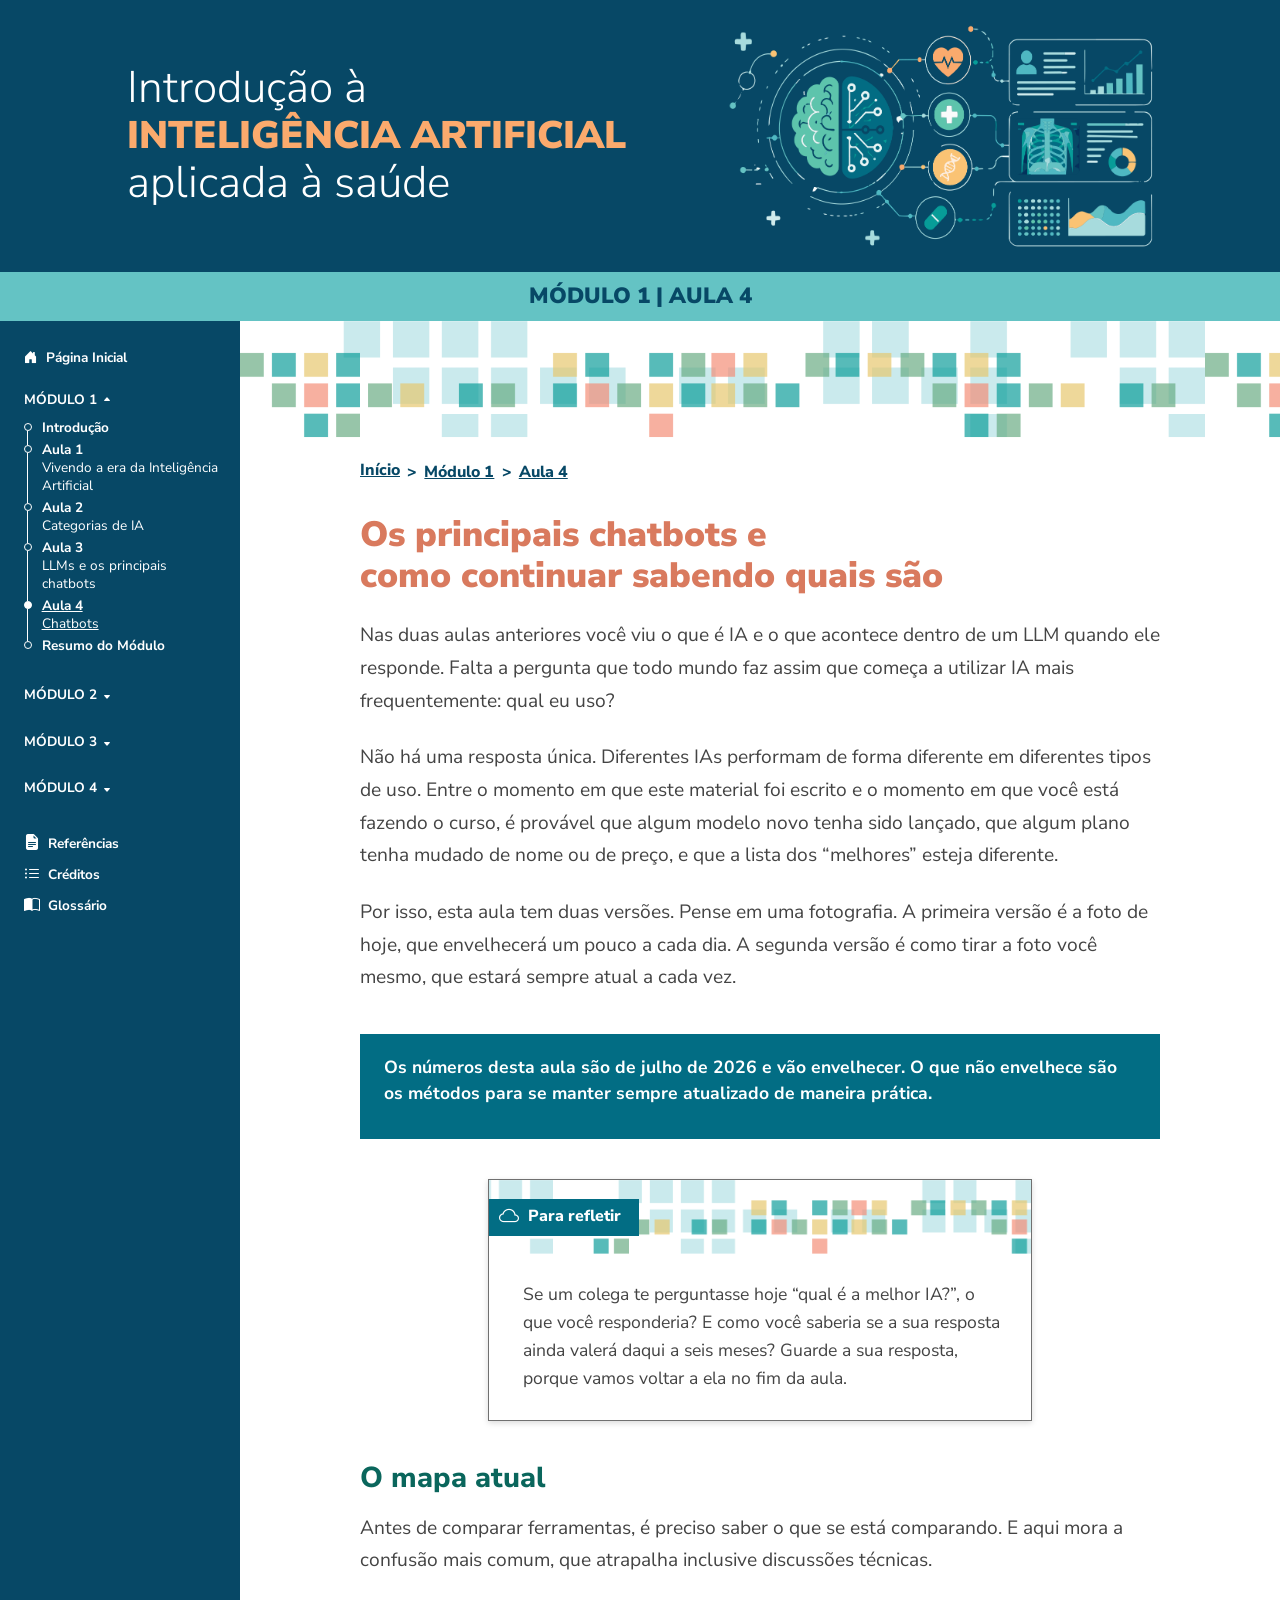
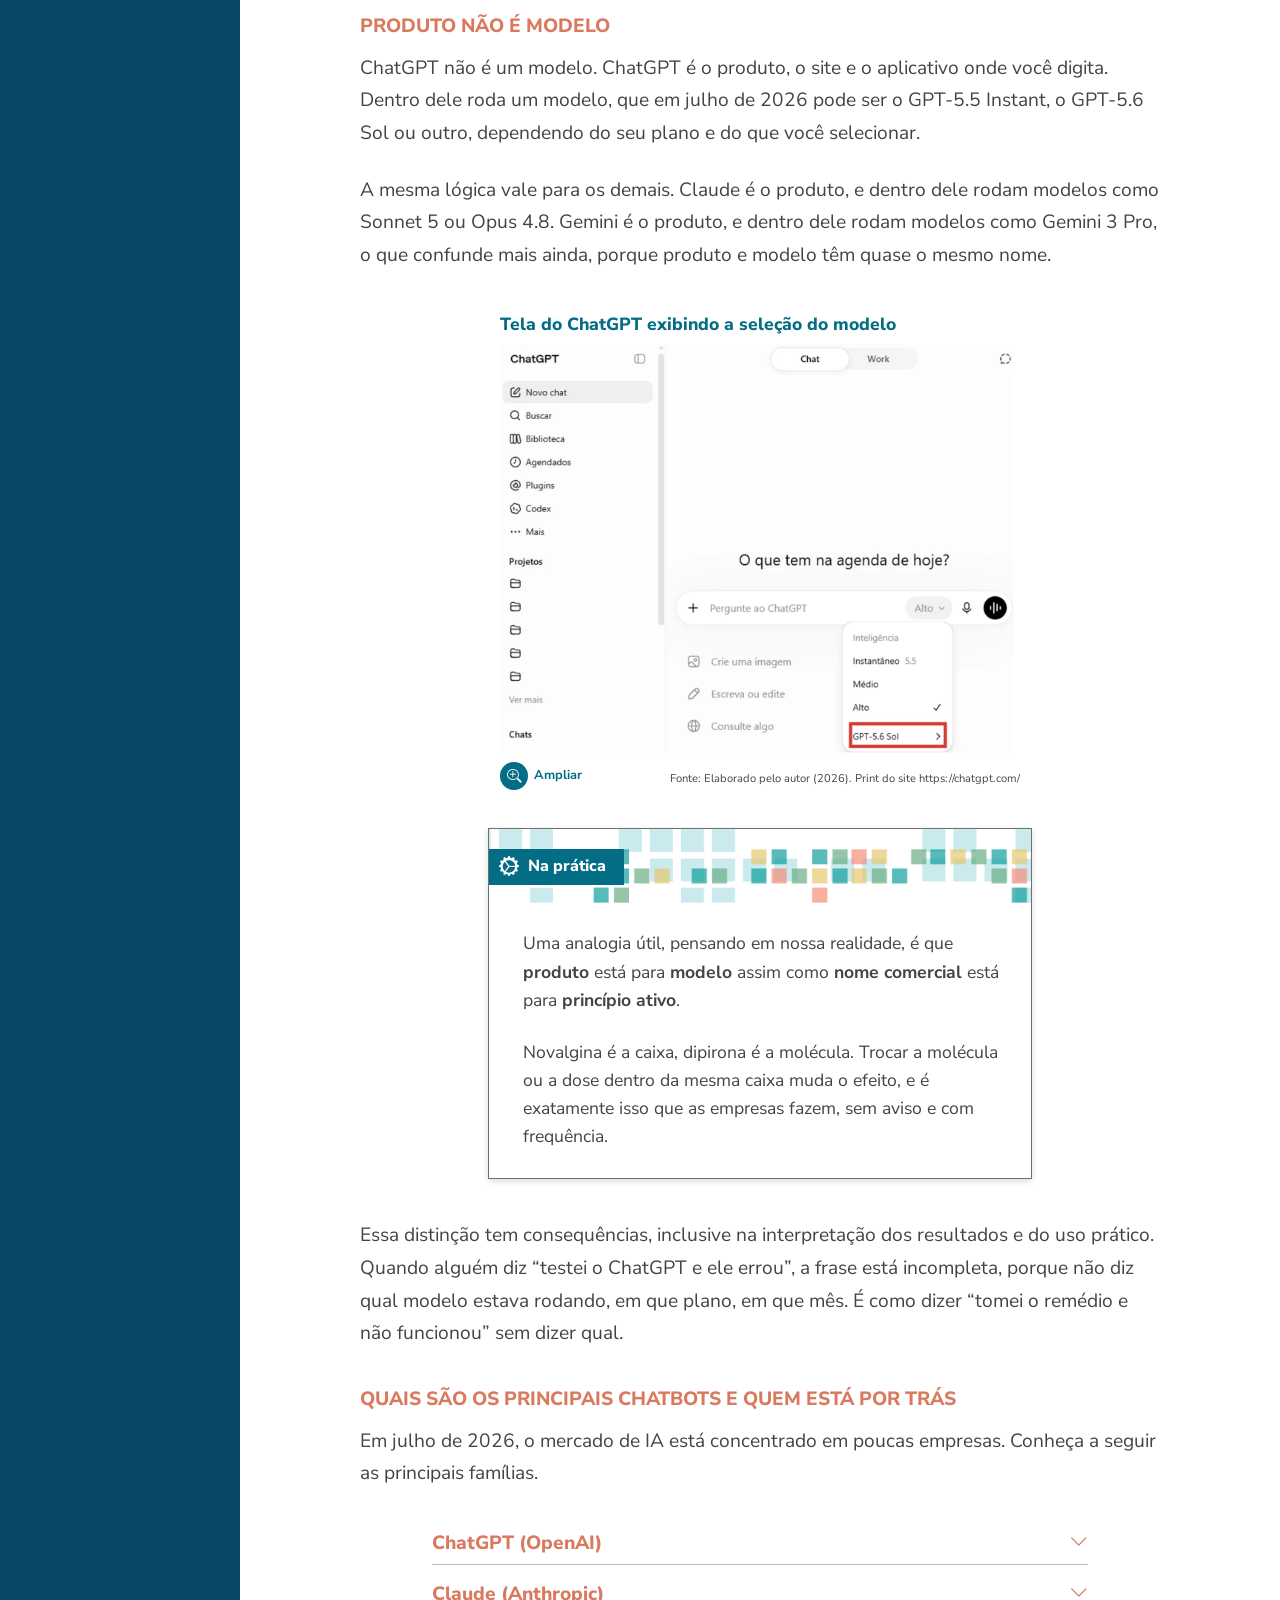
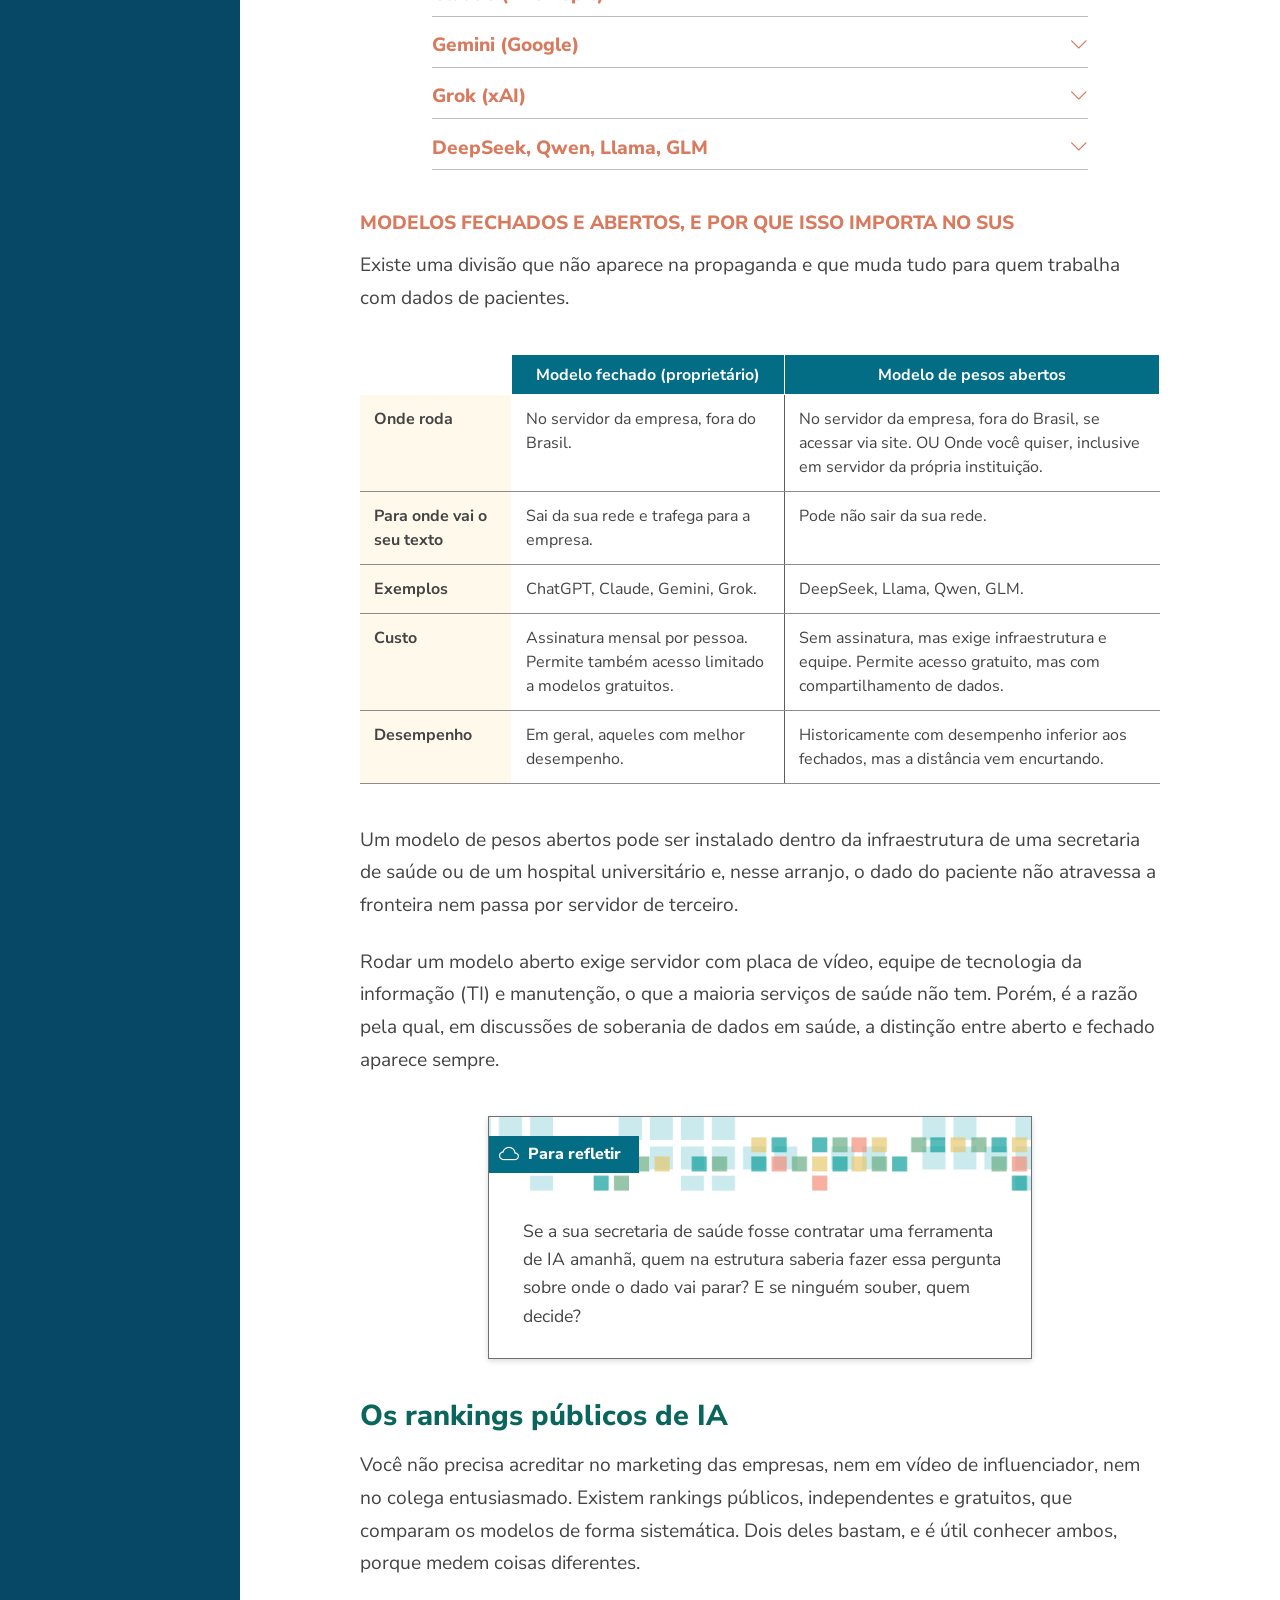
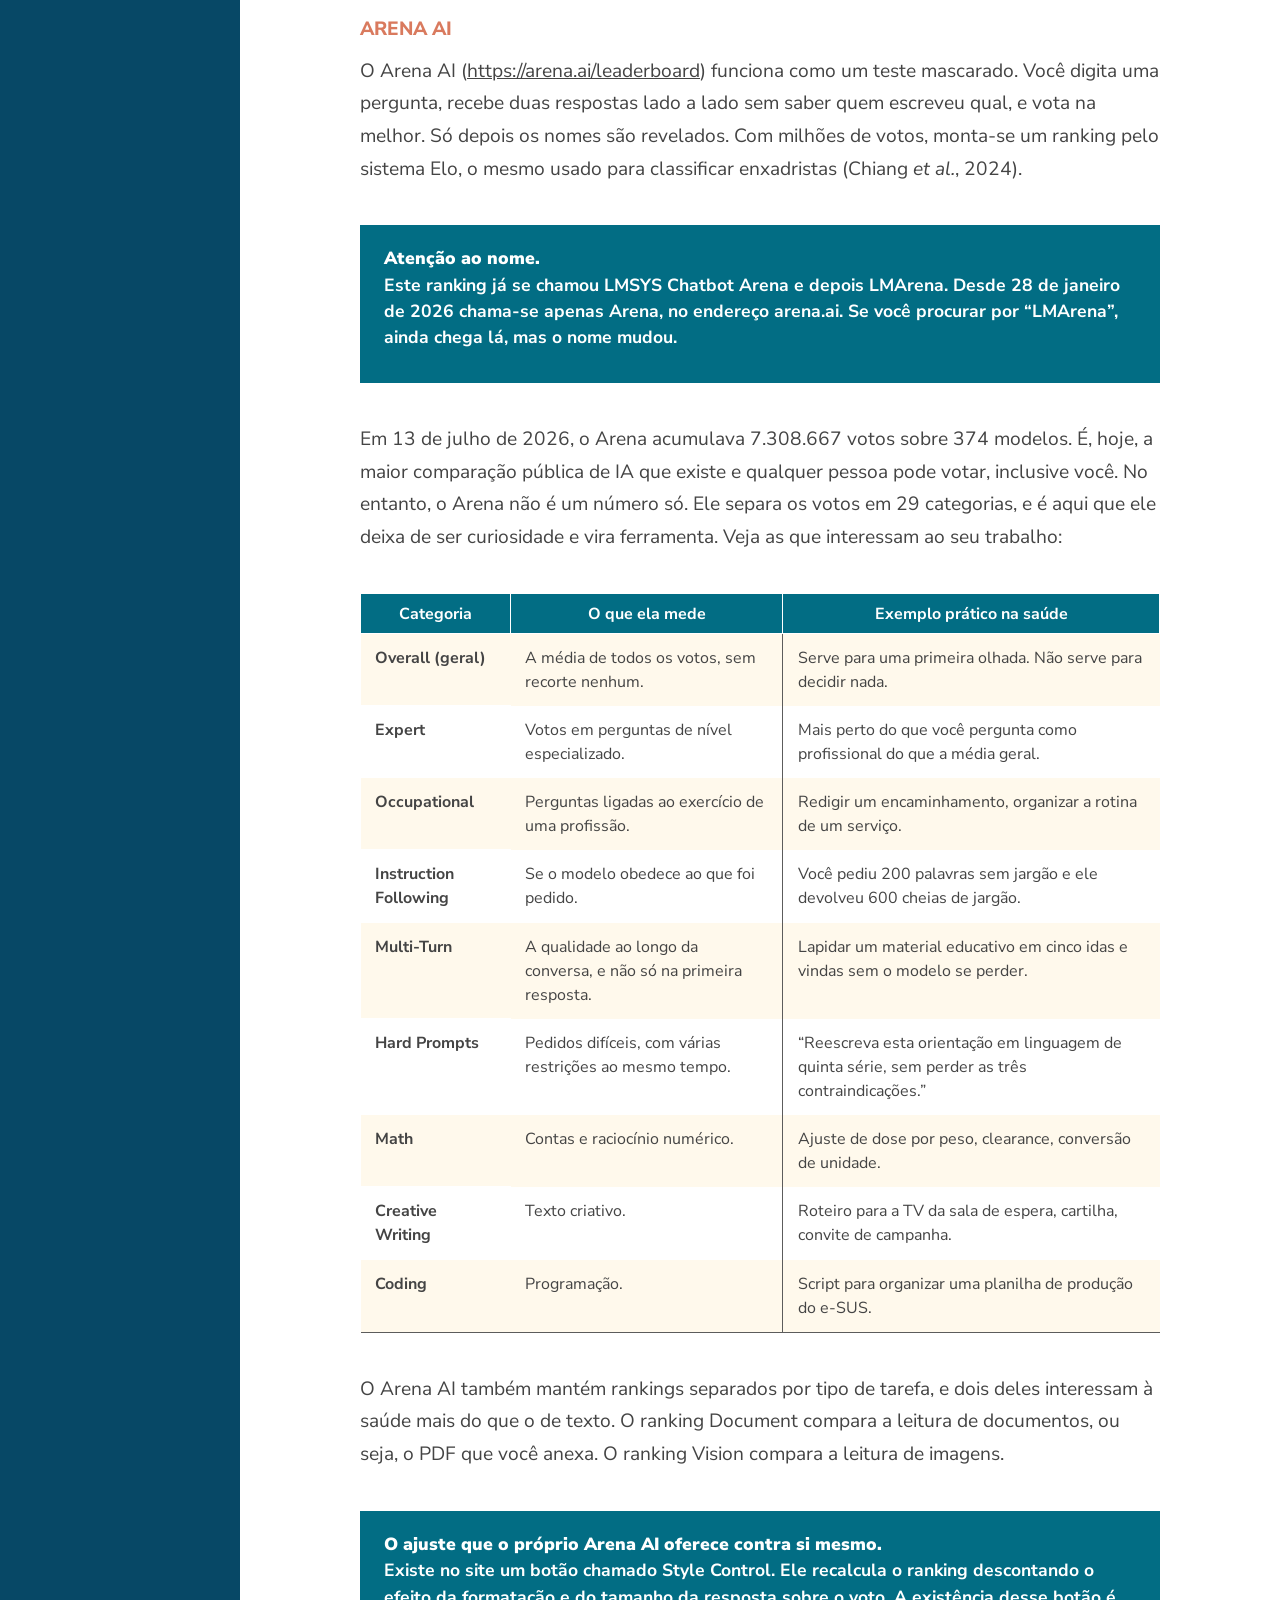
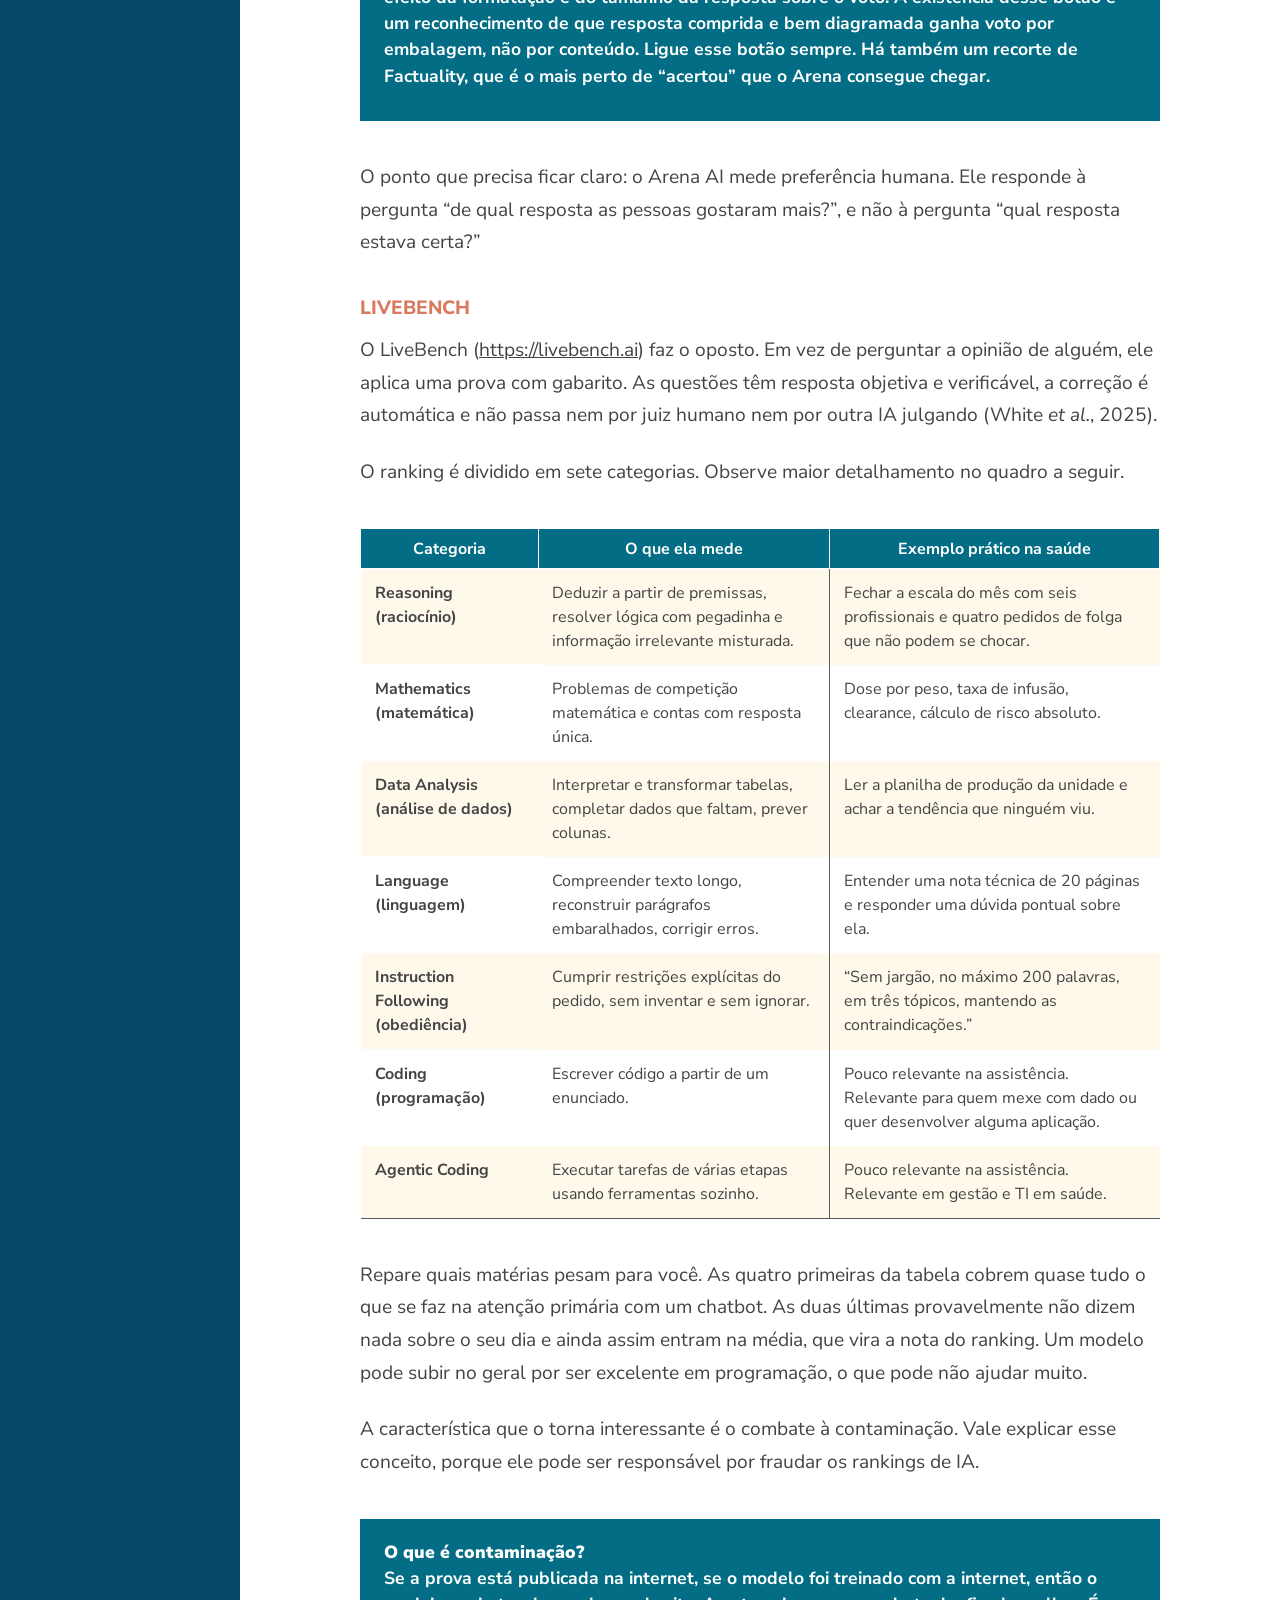
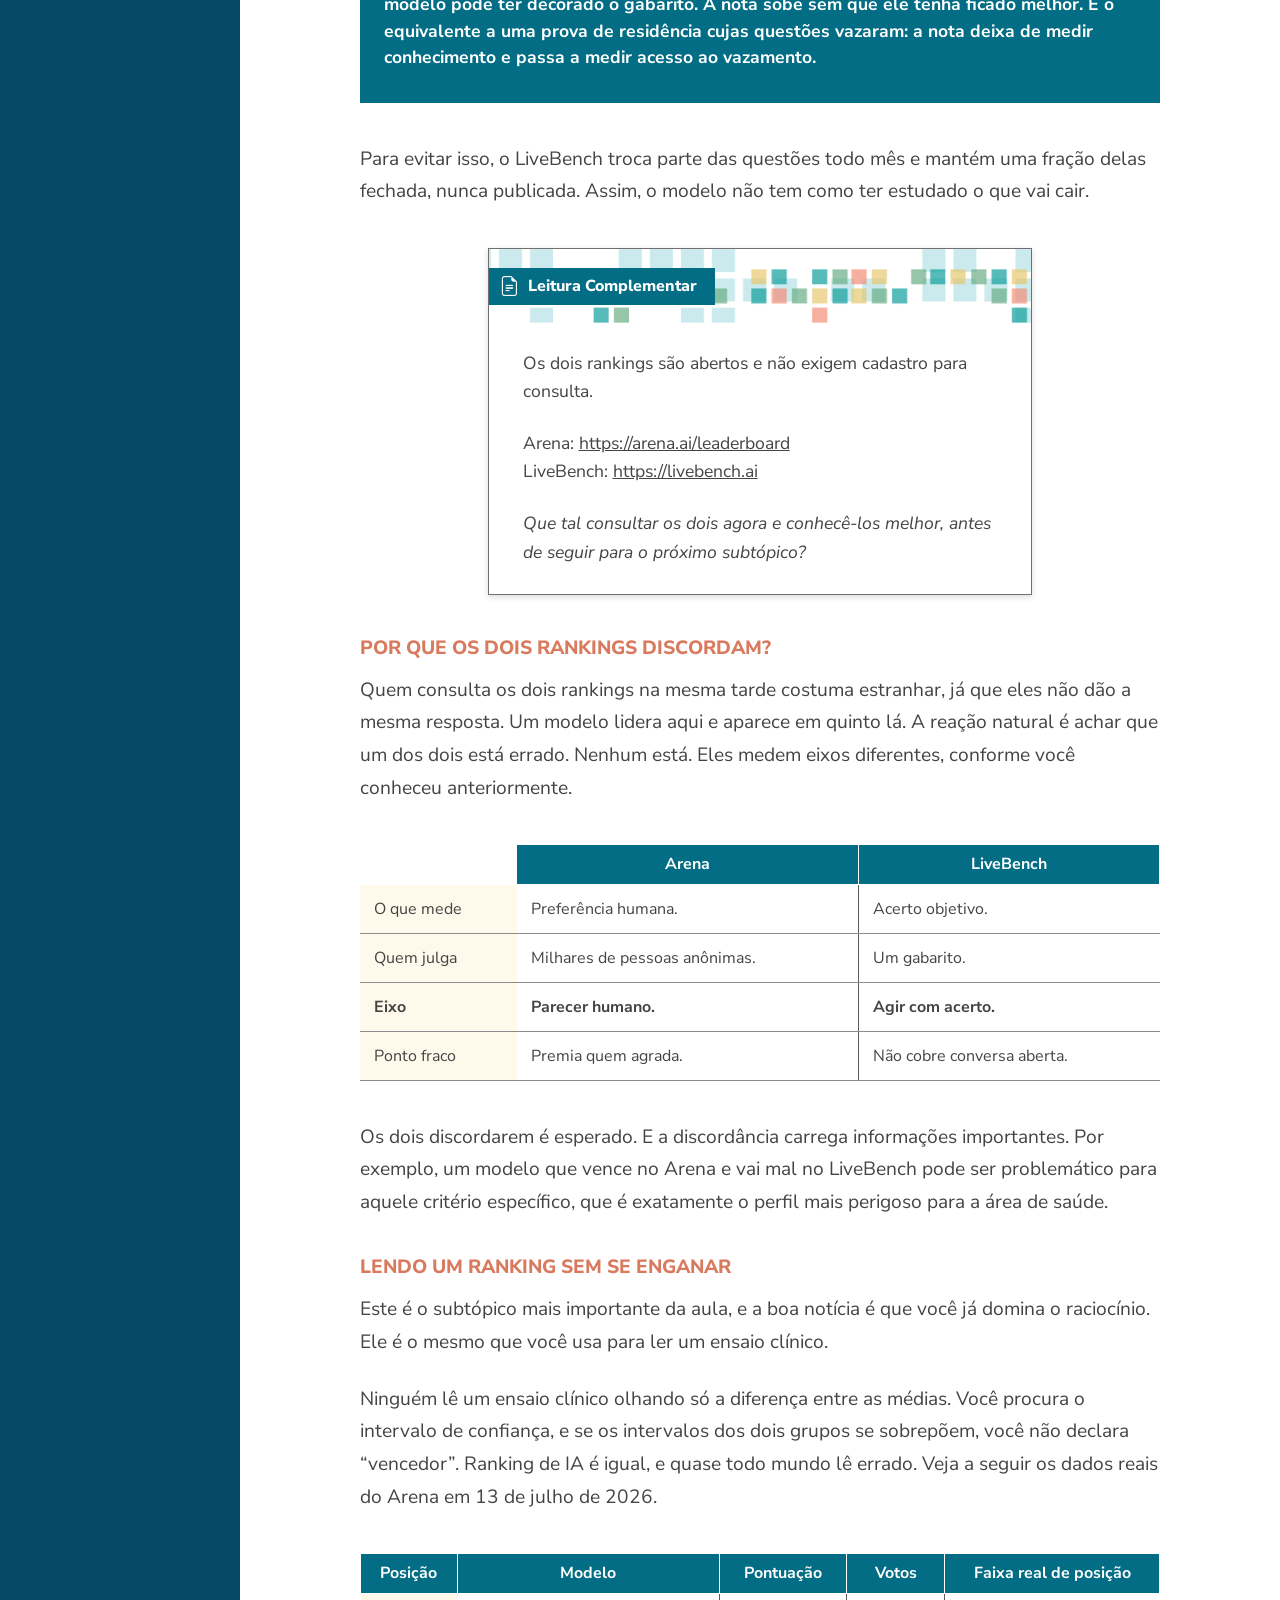
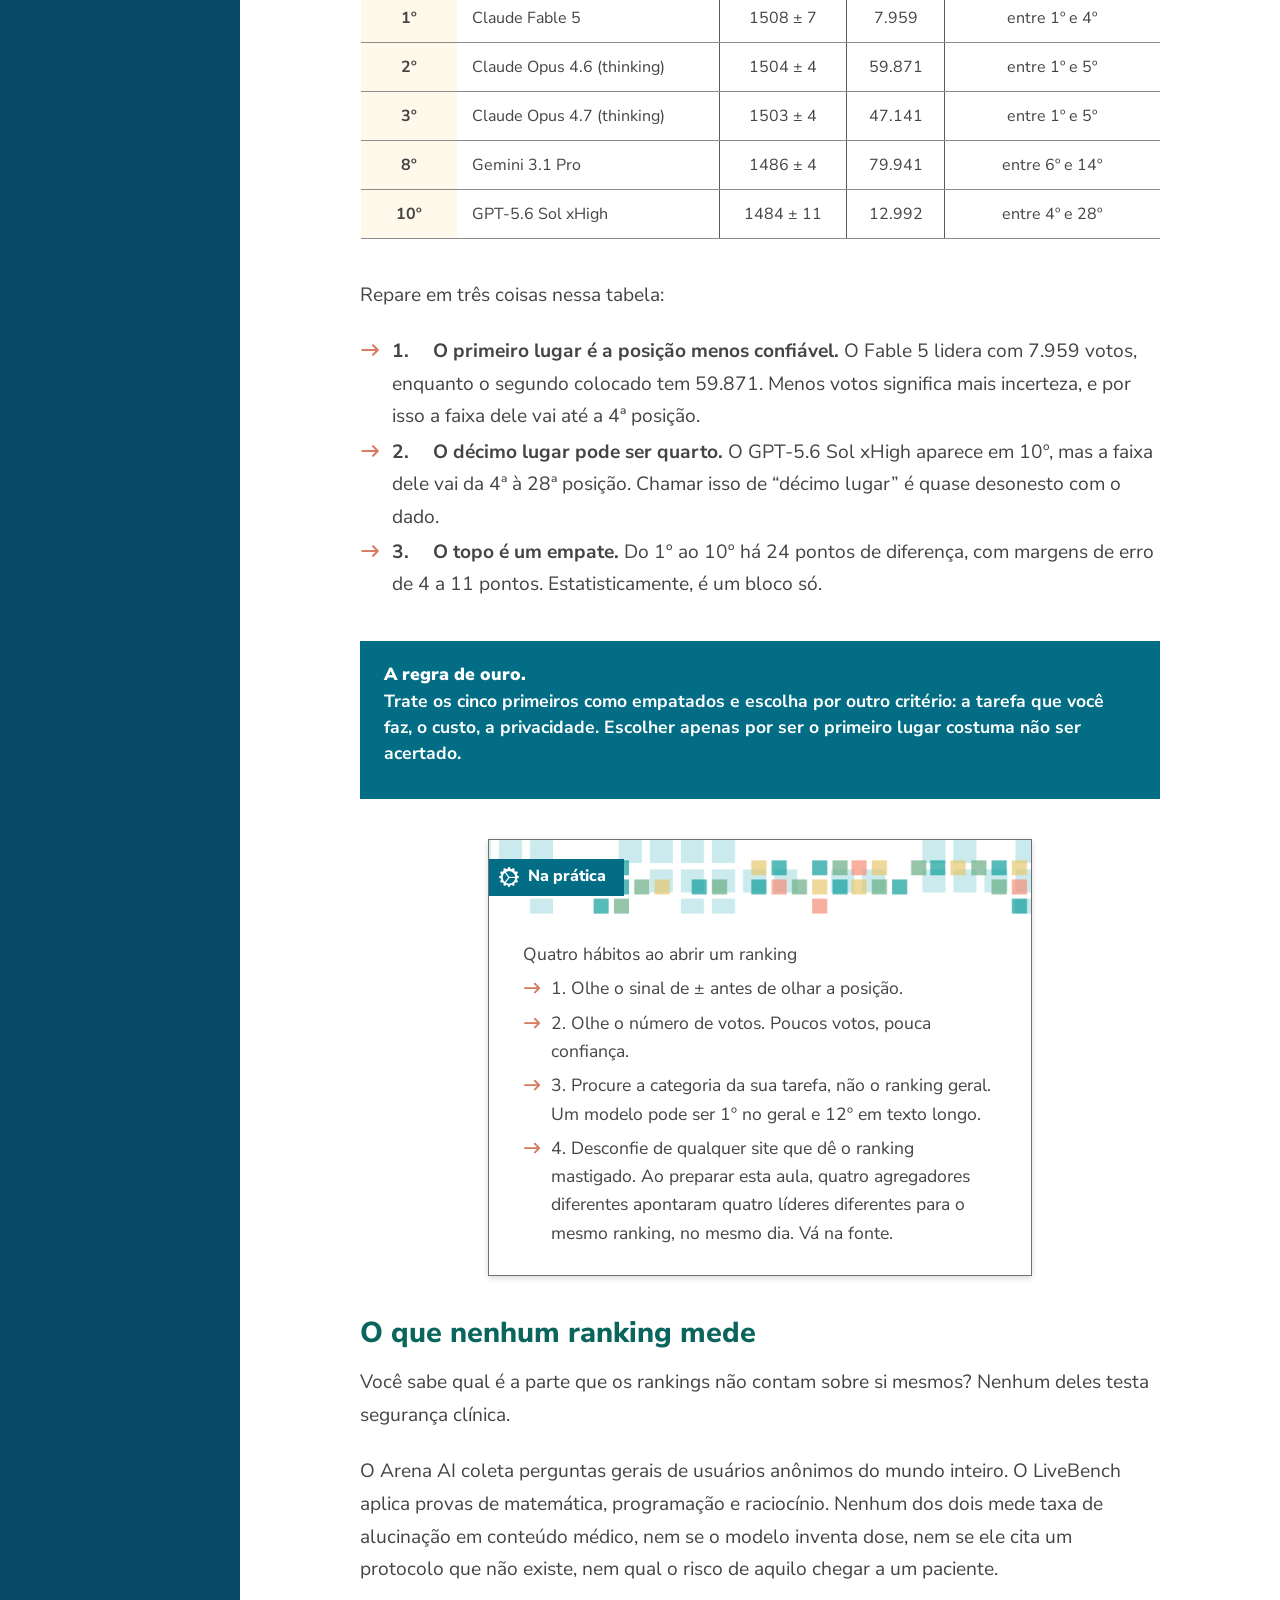
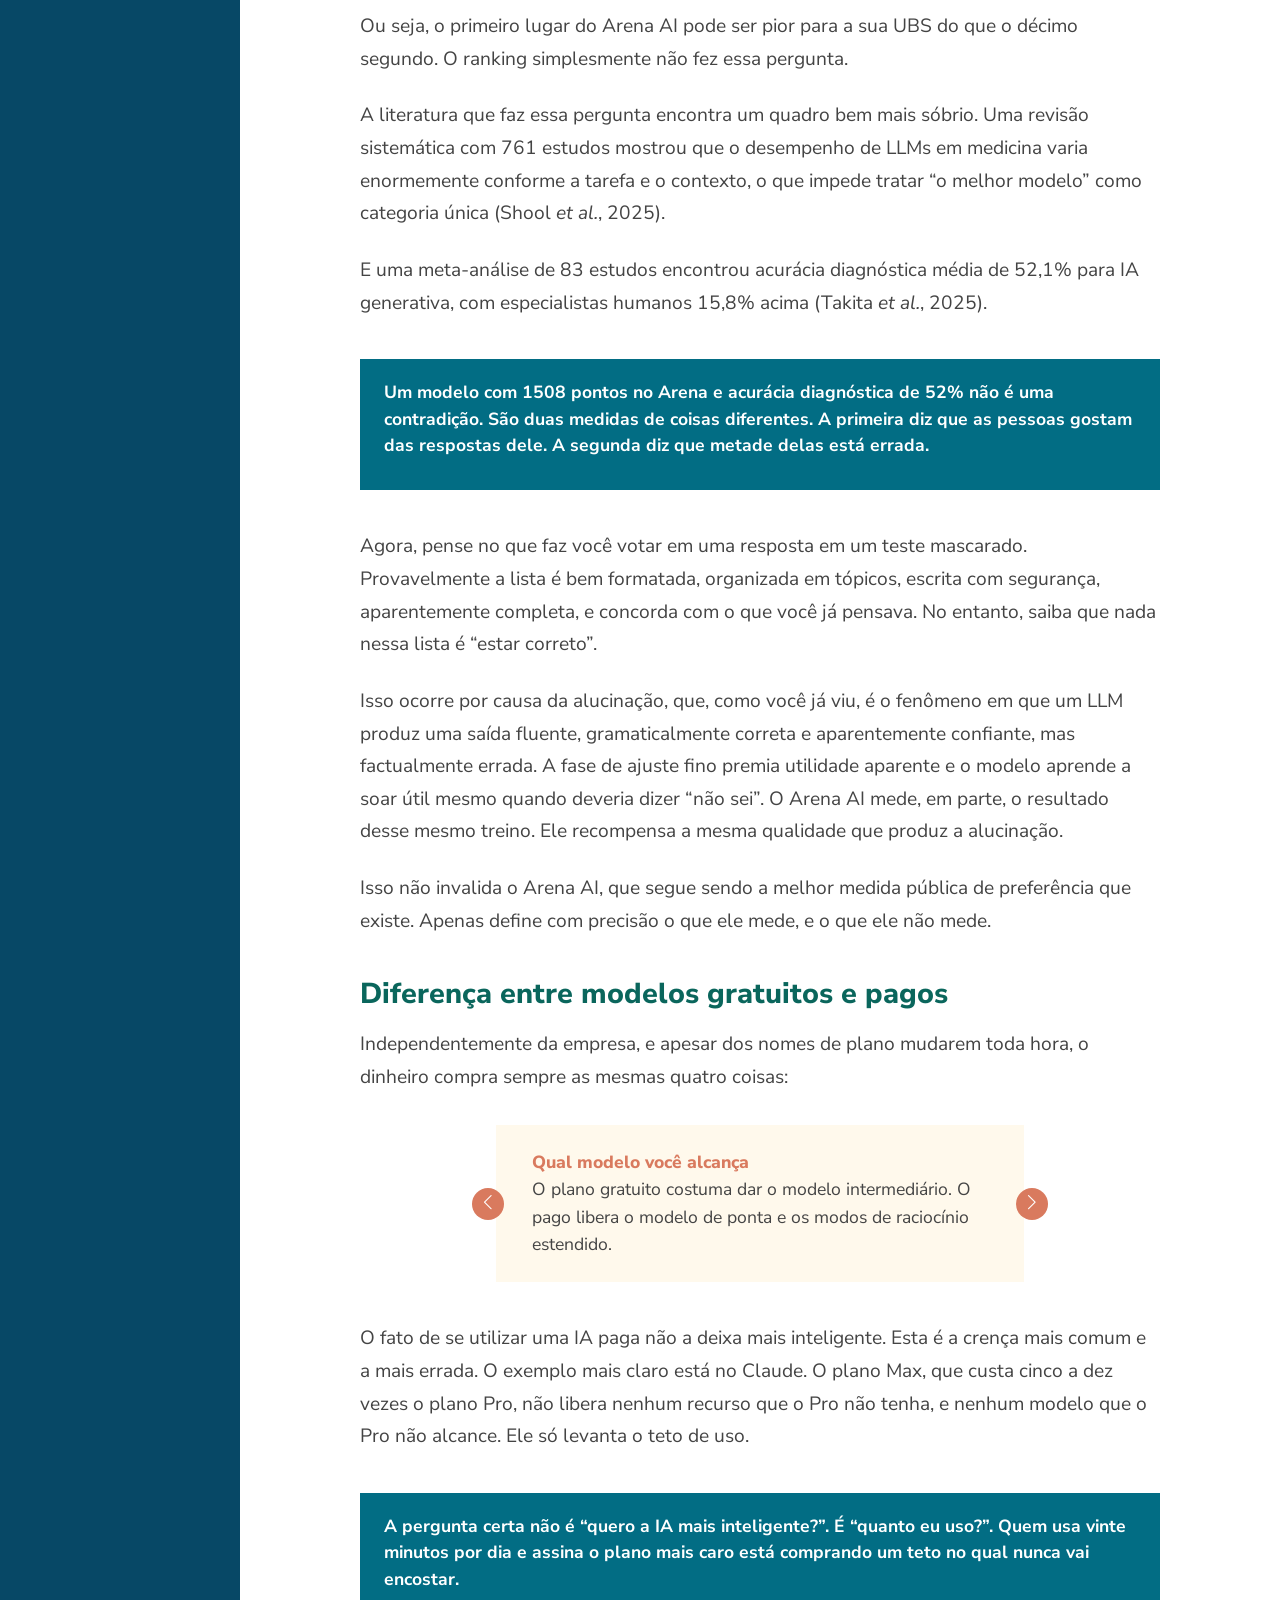
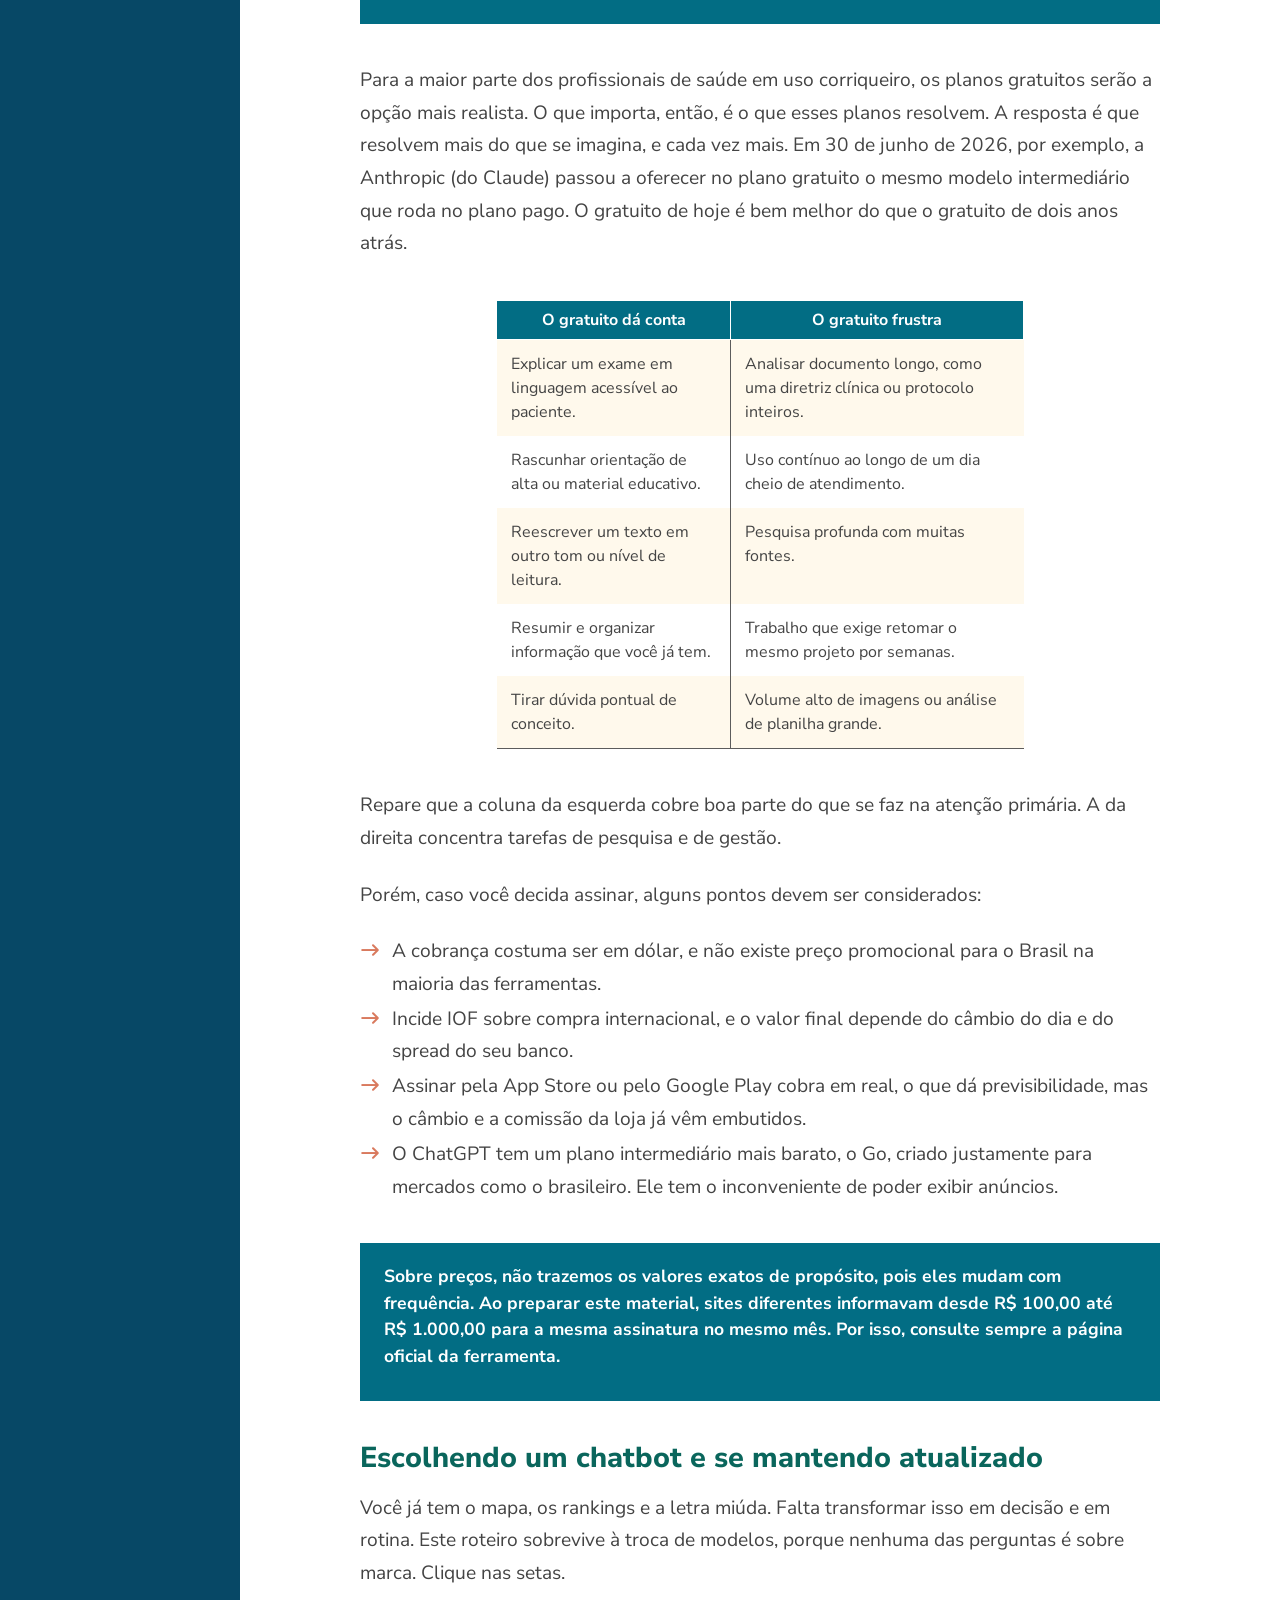
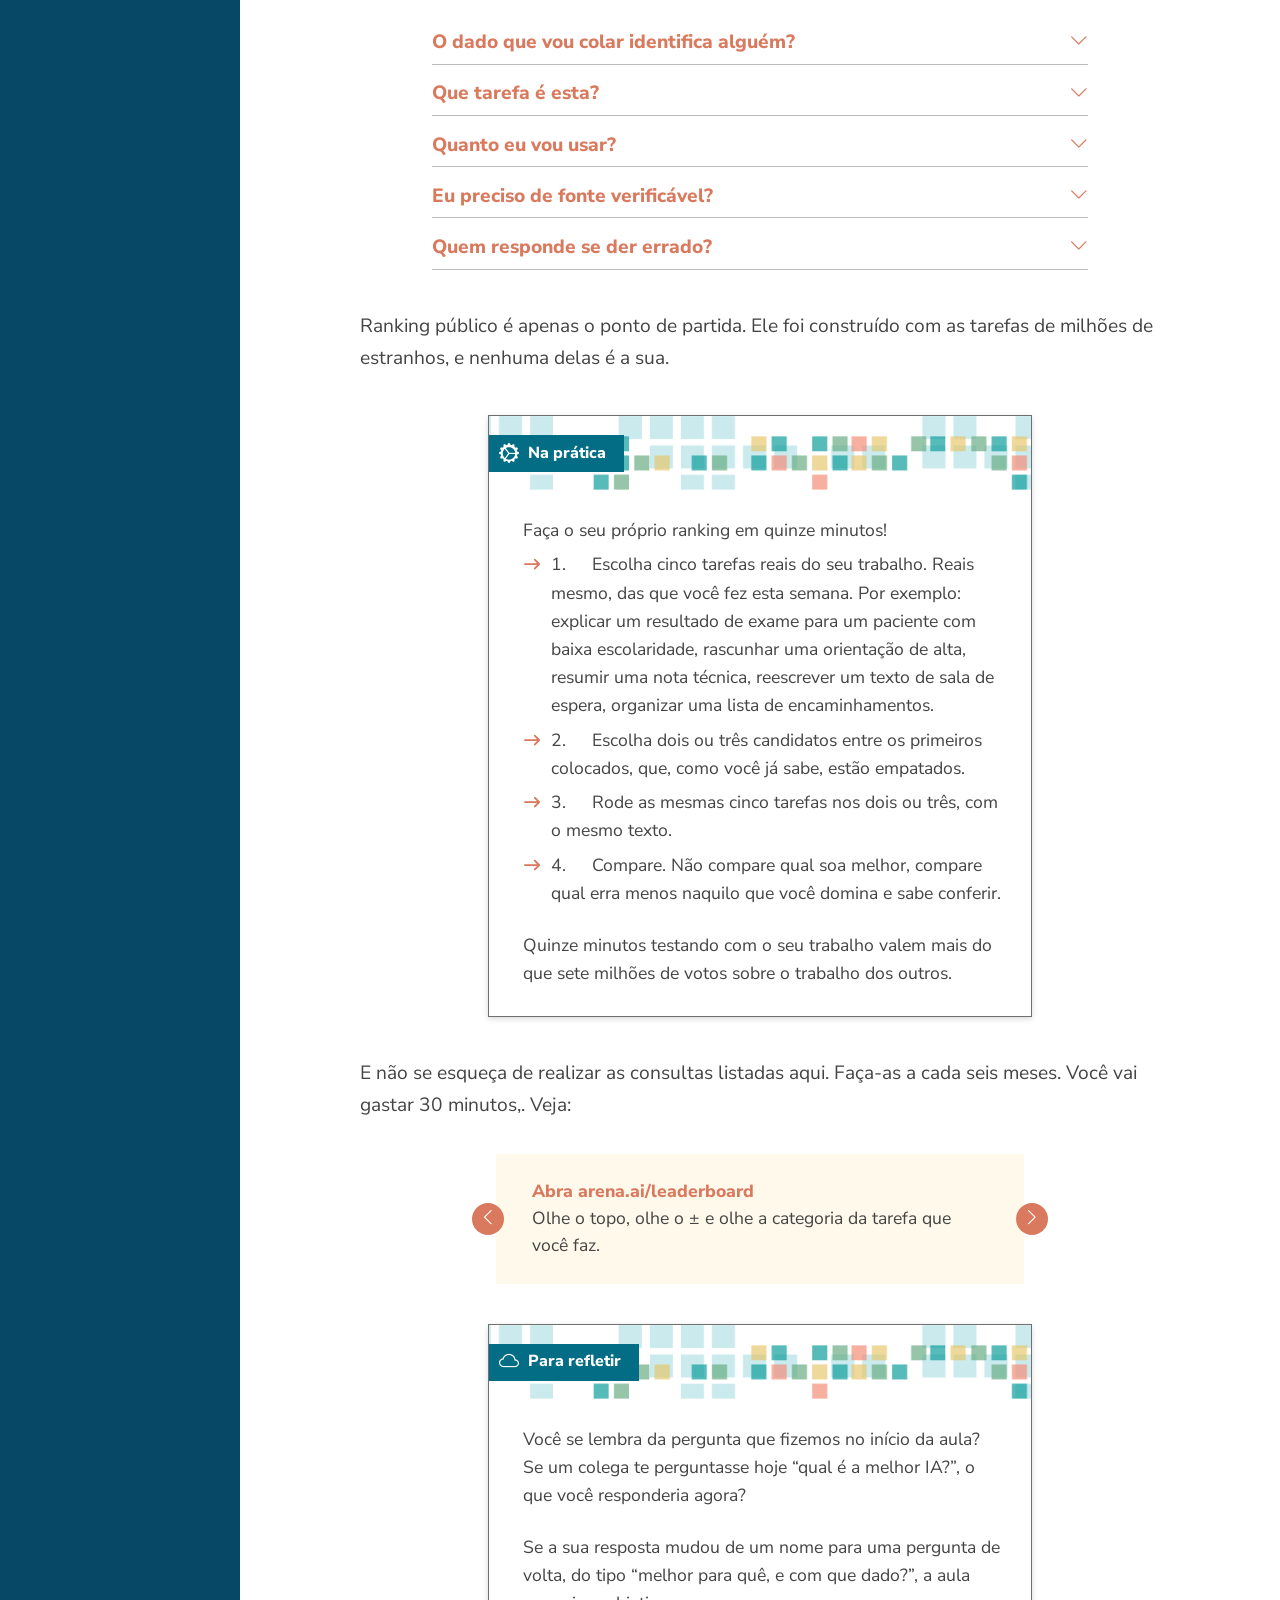
<file: modulo1/aula4.html>
<!DOCTYPE html>
<html lang="pt-BR">

<head>
  <meta charset="utf-8">
  <meta name="viewport" content="width=device-width, initial-scale=1">
  <title></title>
  <link rel="stylesheet" href="../assets/css/curso.css">
</head>

<body>
  <curso-pagina>
    <h1>Os principais chatbots e<br>como continuar sabendo quais são</h1>

    <p>Nas duas aulas anteriores você viu o que é IA e o que acontece dentro de um LLM quando ele responde. Falta a
      pergunta que todo mundo faz assim que começa a utilizar IA mais frequentemente: qual eu uso?</p>
    <p>Não há uma resposta única. Diferentes IAs performam de forma diferente em diferentes tipos de uso. Entre o
      momento em que este material foi escrito e o momento em que você está fazendo o curso, é provável que algum modelo
      novo tenha sido lançado, que algum plano tenha mudado de nome ou de preço, e que a lista dos “melhores” esteja
      diferente.</p>
    <p>Por isso, esta aula tem duas versões. Pense em uma fotografia. A primeira versão é a foto de hoje, que
      envelhecerá um pouco a cada dia. A segunda versão é como tirar a foto você mesmo, que estará sempre atual a cada
      vez.</p>

    <curso-nota>
      <p>Os números desta aula são de julho de 2026 e vão envelhecer. O que não envelhece são os métodos para se manter
        sempre atualizado de maneira prática.</p>
    </curso-nota>

    <curso-caixa tipo="refletir">
      <p>Se um colega te perguntasse hoje “qual é a melhor IA?”, o que você responderia? E como você saberia se a sua
        resposta ainda valerá daqui a seis meses? Guarde a sua resposta, porque vamos voltar a ela no fim da aula.</p>
    </curso-caixa>

    <h2>O mapa atual</h2>
    <p>Antes de comparar ferramentas, é preciso saber o que se está comparando. E aqui mora a confusão mais comum, que
      atrapalha inclusive discussões técnicas.</p>

    <h3>PRODUTO NÃO É MODELO</h3>
    <p>ChatGPT não é um modelo. ChatGPT é o produto, o site e o aplicativo onde você digita. Dentro dele roda um modelo,
      que em julho de 2026 pode ser o GPT-5.5 Instant, o GPT-5.6 Sol ou outro, dependendo do seu plano e do que você
      selecionar.</p>
    <p>A mesma lógica vale para os demais. Claude é o produto, e dentro dele rodam modelos como Sonnet 5 ou Opus 4.8.
      Gemini é o produto, e dentro dele rodam modelos como Gemini 3 Pro, o que confunde mais ainda, porque produto e
      modelo têm quase o mesmo nome.</p>

    <curso-figura titulo="Tela do ChatGPT exibindo a seleção do modelo" src="img/a4-chatgpt-selecao-modelo.webp"
      alt="Tela do ChatGPT com o menu de seleção de modelo aberto e a opção GPT-5.6 Sol destacada em vermelho"
      fonte="Elaborado pelo autor (2026). Print do site https://chatgpt.com/" ampliar></curso-figura>

    <curso-caixa tipo="pratica">
      <p>Uma analogia útil, pensando em nossa realidade, é que <strong>produto</strong> está para
        <strong>modelo</strong> assim como <strong>nome comercial</strong> está para <strong>princípio ativo</strong>.
      </p>
      <p>Novalgina é a caixa, dipirona é a molécula. Trocar a molécula ou a dose dentro da mesma caixa muda o efeito, e
        é exatamente isso que as empresas fazem, sem aviso e com frequência.</p>
    </curso-caixa>

    <p>Essa distinção tem consequências, inclusive na interpretação dos resultados e do uso prático. Quando alguém diz
      “testei o ChatGPT e ele errou”, a frase está incompleta, porque não diz qual modelo estava rodando, em que plano,
      em que mês. É como dizer “tomei o remédio e não funcionou” sem dizer qual.</p>

    <h3>QUAIS SÃO OS PRINCIPAIS CHATBOTS E QUEM ESTÁ POR TRÁS</h3>
    <p>Em julho de 2026, o mercado de IA está concentrado em poucas empresas. Conheça a seguir as principais famílias.
    </p>

    <curso-acordeao independente>
      <curso-item titulo="ChatGPT (OpenAI)">
        <p>O mais conhecido e o de maior base de usuários. Foi ele que popularizou a IA generativa a partir de 2022, e
          por isso virou sinônimo de IA para muita gente, do mesmo jeito que “Bombril” virou sinônimo de esponja de aço.
        </p>
      </curso-item>
      <curso-item titulo="Claude (Anthropic)">
        <p>Reconhecido pelo desempenho em texto longo e análise de documentos. Em julho de 2026, ocupa as primeiras
          posições dos rankings públicos de preferência humana.</p>
      </curso-item>
      <curso-item titulo="Gemini (Google)">
        <p>Integrado ao ecossistema Google, o que na prática significa presença no Android, no Gmail e no Google
          Workspace. Para quem já vive nesse ambiente, costuma se adaptar rápido.</p>
      </curso-item>
      <curso-item titulo="Grok (xAI)">
        <p>Integrado à rede social X (antigo Twitter).</p>
      </curso-item>
      <curso-item titulo="DeepSeek, Qwen, Llama, GLM">
        <p>Modelos de pesos abertos, das empresas DeepSeek, Alibaba, Meta e Z.ai, que compõem a categoria que mais
          interessa ao setor público, pelo motivo que veremos a seguir.</p>
      </curso-item>
    </curso-acordeao>

    <h3>MODELOS FECHADOS E ABERTOS, E POR QUE ISSO IMPORTA NO SUS</h3>
    <p>Existe uma divisão que não aparece na propaganda e que muda tudo para quem trabalha com dados de pacientes.</p>

    <curso-tabela>
      <table>
        <thead>
          <tr>
            <td></td>
            <th scope="col">Modelo fechado (proprietário)</th>
            <th scope="col">Modelo de pesos abertos</th>
          </tr>
        </thead>
        <tbody>
          <tr>
            <th scope="row">Onde roda</th>
            <td>No servidor da empresa, fora do Brasil.</td>
            <td>No servidor da empresa, fora do Brasil, se acessar via site. OU Onde você quiser, inclusive em servidor
              da própria instituição.</td>
          </tr>
          <tr>
            <th scope="row">Para onde vai o seu texto</th>
            <td>Sai da sua rede e trafega para a empresa.</td>
            <td>Pode não sair da sua rede.</td>
          </tr>
          <tr>
            <th scope="row">Exemplos</th>
            <td>ChatGPT, Claude, Gemini, Grok.</td>
            <td>DeepSeek, Llama, Qwen, GLM.</td>
          </tr>
          <tr>
            <th scope="row">Custo</th>
            <td>Assinatura mensal por pessoa. Permite também acesso limitado a modelos gratuitos.</td>
            <td>Sem assinatura, mas exige infraestrutura e equipe. Permite acesso gratuito, mas com compartilhamento de
              dados.</td>
          </tr>
          <tr>
            <th scope="row">Desempenho</th>
            <td>Em geral, aqueles com melhor desempenho.</td>
            <td>Historicamente com desempenho inferior aos fechados, mas a distância vem encurtando.</td>
          </tr>
        </tbody>
      </table>
    </curso-tabela>

    <p>Um modelo de pesos abertos pode ser instalado dentro da infraestrutura de uma secretaria de saúde ou de um
      hospital universitário e, nesse arranjo, o dado do paciente não atravessa a fronteira nem passa por servidor de
      terceiro.</p>
    <p>Rodar um modelo aberto exige servidor com placa de vídeo, equipe de tecnologia da informação (TI) e manutenção, o
      que a maioria serviços de saúde não tem. Porém, é a razão pela qual, em discussões de soberania de dados em saúde,
      a distinção entre aberto e fechado aparece sempre.</p>

    <curso-caixa tipo="refletir">
      <p>Se a sua secretaria de saúde fosse contratar uma ferramenta de IA amanhã, quem na estrutura saberia fazer essa
        pergunta sobre onde o dado vai parar? E se ninguém souber, quem decide?</p>
    </curso-caixa>

    <h2>Os rankings públicos de IA</h2>
    <p>Você não precisa acreditar no marketing das empresas, nem em vídeo de influenciador, nem no colega entusiasmado.
      Existem rankings públicos, independentes e gratuitos, que comparam os modelos de forma sistemática. Dois deles
      bastam, e é útil conhecer ambos, porque medem coisas diferentes.</p>

    <h3>ARENA AI</h3>
    <p>O Arena AI (<a href="https://arena.ai/leaderboard" target="_blank"
        rel="noopener">https://arena.ai/leaderboard</a>) funciona como um teste mascarado. Você digita uma pergunta,
      recebe duas respostas lado a lado sem saber quem escreveu qual, e vota na melhor. Só depois os nomes são
      revelados. Com milhões de votos, monta-se um ranking pelo sistema Elo, o mesmo usado para classificar enxadristas
      (Chiang <i>et al.</i>, 2024).</p>

    <curso-nota titulo="Atenção ao nome.">
      <p>Este ranking já se chamou LMSYS Chatbot Arena e depois LMArena. Desde 28 de janeiro de 2026 chama-se apenas
        Arena, no endereço arena.ai. Se você procurar por “LMArena”, ainda chega lá, mas o nome mudou.</p>
    </curso-nota>

    <p>Em 13 de julho de 2026, o Arena acumulava 7.308.667 votos sobre 374 modelos. É, hoje, a maior comparação pública
      de IA que existe e qualquer pessoa pode votar, inclusive você. No entanto, o Arena não é um número só. Ele separa
      os votos em 29 categorias, e é aqui que ele deixa de ser curiosidade e vira ferramenta. Veja as que interessam ao
      seu trabalho:</p>

    <curso-tabela listrada>
      <table>
        <thead>
          <tr>
            <th scope="col">Categoria</th>
            <th scope="col">O que ela mede</th>
            <th scope="col">Exemplo prático na saúde</th>
          </tr>
        </thead>
        <tbody>
          <tr>
            <th scope="row">Overall (geral)</th>
            <td>A média de todos os votos, sem recorte nenhum.</td>
            <td>Serve para uma primeira olhada. Não serve para decidir nada.</td>
          </tr>
          <tr>
            <th scope="row">Expert</th>
            <td>Votos em perguntas de nível especializado.</td>
            <td>Mais perto do que você pergunta como profissional do que a média geral.</td>
          </tr>
          <tr>
            <th scope="row">Occupational</th>
            <td>Perguntas ligadas ao exercício de uma profissão.</td>
            <td>Redigir um encaminhamento, organizar a rotina de um serviço.</td>
          </tr>
          <tr>
            <th scope="row">Instruction Following</th>
            <td>Se o modelo obedece ao que foi pedido.</td>
            <td>Você pediu 200 palavras sem jargão e ele devolveu 600 cheias de jargão.</td>
          </tr>
          <tr>
            <th scope="row">Multi-Turn</th>
            <td>A qualidade ao longo da conversa, e não só na primeira resposta.</td>
            <td>Lapidar um material educativo em cinco idas e vindas sem o modelo se perder.</td>
          </tr>
          <tr>
            <th scope="row">Hard Prompts</th>
            <td>Pedidos difíceis, com várias restrições ao mesmo tempo.</td>
            <td>“Reescreva esta orientação em linguagem de quinta série, sem perder as três contraindicações.”</td>
          </tr>
          <tr>
            <th scope="row">Math</th>
            <td>Contas e raciocínio numérico.</td>
            <td>Ajuste de dose por peso, clearance, conversão de unidade.</td>
          </tr>
          <tr>
            <th scope="row">Creative Writing</th>
            <td>Texto criativo.</td>
            <td>Roteiro para a TV da sala de espera, cartilha, convite de campanha.</td>
          </tr>
          <tr>
            <th scope="row">Coding</th>
            <td>Programação.</td>
            <td>Script para organizar uma planilha de produção do e-SUS.</td>
          </tr>
        </tbody>
      </table>
    </curso-tabela>

    <p>O Arena AI também mantém rankings separados por tipo de tarefa, e dois deles interessam à saúde mais do que o de
      texto. O ranking Document compara a leitura de documentos, ou seja, o PDF que você anexa. O ranking Vision compara
      a leitura de imagens.</p>

    <curso-nota titulo="O ajuste que o próprio Arena AI oferece contra si mesmo.">
      <p>Existe no site um botão chamado Style Control. Ele recalcula o ranking descontando o efeito da formatação e do
        tamanho da resposta sobre o voto. A existência desse botão é um reconhecimento de que resposta comprida e bem
        diagramada ganha voto por embalagem, não por conteúdo. Ligue esse botão sempre. Há também um recorte de
        Factuality, que é o mais perto de “acertou” que o Arena consegue chegar.</p>
    </curso-nota>

    <p>O ponto que precisa ficar claro: o Arena AI mede preferência humana. Ele responde à pergunta “de qual resposta as
      pessoas gostaram mais?”, e não à pergunta “qual resposta estava certa?”</p>

    <h3>LIVEBENCH</h3>
    <p>O LiveBench (<a href="https://livebench.ai" target="_blank" rel="noopener">https://livebench.ai</a>) faz o
      oposto. Em vez de perguntar a opinião de alguém, ele aplica uma prova com gabarito. As questões têm resposta
      objetiva e verificável, a correção é automática e não passa nem por juiz humano nem por outra IA julgando (White
      <i>et al.</i>, 2025).</p>
    <p>O ranking é dividido em sete categorias. Observe maior detalhamento no quadro a seguir.</p>

    <curso-tabela listrada>
      <table>
        <thead>
          <tr>
            <th scope="col">Categoria</th>
            <th scope="col">O que ela mede</th>
            <th scope="col">Exemplo prático na saúde</th>
          </tr>
        </thead>
        <tbody>
          <tr>
            <th scope="row">Reasoning (raciocínio)</th>
            <td>Deduzir a partir de premissas, resolver lógica com pegadinha e informação irrelevante misturada.</td>
            <td>Fechar a escala do mês com seis profissionais e quatro pedidos de folga que não podem se chocar.</td>
          </tr>
          <tr>
            <th scope="row">Mathematics (matemática)</th>
            <td>Problemas de competição matemática e contas com resposta única.</td>
            <td>Dose por peso, taxa de infusão, clearance, cálculo de risco absoluto.</td>
          </tr>
          <tr>
            <th scope="row">Data Analysis (análise de dados)</th>
            <td>Interpretar e transformar tabelas, completar dados que faltam, prever colunas.</td>
            <td>Ler a planilha de produção da unidade e achar a tendência que ninguém viu.</td>
          </tr>
          <tr>
            <th scope="row">Language (linguagem)</th>
            <td>Compreender texto longo, reconstruir parágrafos embaralhados, corrigir erros.</td>
            <td>Entender uma nota técnica de 20 páginas e responder uma dúvida pontual sobre ela.</td>
          </tr>
          <tr>
            <th scope="row">Instruction Following (obediência)</th>
            <td>Cumprir restrições explícitas do pedido, sem inventar e sem ignorar.</td>
            <td>“Sem jargão, no máximo 200 palavras, em três tópicos, mantendo as contraindicações.”</td>
          </tr>
          <tr>
            <th scope="row">Coding (programação)</th>
            <td>Escrever código a partir de um enunciado.</td>
            <td>Pouco relevante na assistência. Relevante para quem mexe com dado ou quer desenvolver alguma aplicação.
            </td>
          </tr>
          <tr>
            <th scope="row">Agentic Coding</th>
            <td>Executar tarefas de várias etapas usando ferramentas sozinho.</td>
            <td>Pouco relevante na assistência. Relevante em gestão e TI em saúde.</td>
          </tr>
        </tbody>
      </table>
    </curso-tabela>

    <p>Repare quais matérias pesam para você. As quatro primeiras da tabela cobrem quase tudo o que se faz na atenção
      primária com um chatbot. As duas últimas provavelmente não dizem nada sobre o seu dia e ainda assim entram na
      média, que vira a nota do ranking. Um modelo pode subir no geral por ser excelente em programação, o que pode não
      ajudar muito.</p>
    <p>A característica que o torna interessante é o combate à contaminação. Vale explicar esse conceito, porque ele
      pode ser responsável por fraudar os rankings de IA.</p>

    <curso-nota titulo="O que é contaminação?">
      <p>Se a prova está publicada na internet, se o modelo foi treinado com a internet, então o modelo pode ter
        decorado o gabarito. A nota sobe sem que ele tenha ficado melhor. É o equivalente a uma prova de residência
        cujas questões vazaram: a nota deixa de medir conhecimento e passa a medir acesso ao vazamento.</p>
    </curso-nota>

    <p>Para evitar isso, o LiveBench troca parte das questões todo mês e mantém uma fração delas fechada, nunca
      publicada. Assim, o modelo não tem como ter estudado o que vai cair.</p>

    <curso-caixa tipo="leitura">
      <p>Os dois rankings são abertos e não exigem cadastro para consulta.</p>
      <p>Arena: <a href="https://arena.ai/leaderboard" target="_blank"
          rel="noopener">https://arena.ai/leaderboard</a><br>
        LiveBench: <a href="https://livebench.ai" target="_blank" rel="noopener">https://livebench.ai</a></p>
      <p><em>Que tal consultar os dois agora e conhecê-los melhor, antes de seguir para o próximo subtópico?</em></p>
    </curso-caixa>

    <h3>POR QUE OS DOIS RANKINGS DISCORDAM?</h3>
    <p>Quem consulta os dois rankings na mesma tarde costuma estranhar, já que eles não dão a mesma resposta. Um modelo
      lidera aqui e aparece em quinto lá. A reação natural é achar que um dos dois está errado. Nenhum está. Eles medem
      eixos diferentes, conforme você conheceu anteriormente.</p>

    <curso-tabela class="tabela-comparacao">
      <table>
        <thead>
          <tr>
            <td></td>
            <th scope="col">Arena</th>
            <th scope="col">LiveBench</th>
          </tr>
        </thead>
        <tbody>
          <tr>
            <th scope="row">O que mede</th>
            <td>Preferência humana.</td>
            <td>Acerto objetivo.</td>
          </tr>
          <tr>
            <th scope="row">Quem julga</th>
            <td>Milhares de pessoas anônimas.</td>
            <td>Um gabarito.</td>
          </tr>
          <tr class="tabela__destaque">
            <th scope="row">Eixo</th>
            <td>Parecer humano.</td>
            <td>Agir com acerto.</td>
          </tr>
          <tr>
            <th scope="row">Ponto fraco</th>
            <td>Premia quem agrada.</td>
            <td>Não cobre conversa aberta.</td>
          </tr>
        </tbody>
      </table>
    </curso-tabela>

    <p>Os dois discordarem é esperado. E a discordância carrega informações importantes. Por exemplo, um modelo que
      vence no Arena e vai mal no LiveBench pode ser problemático para aquele critério específico, que é exatamente o
      perfil mais perigoso para a área de saúde.</p>

    <h3>LENDO UM RANKING SEM SE ENGANAR</h3>
    <p>Este é o subtópico mais importante da aula, e a boa notícia é que você já domina o raciocínio. Ele é o mesmo que
      você usa para ler um ensaio clínico.</p>
    <p>Ninguém lê um ensaio clínico olhando só a diferença entre as médias. Você procura o intervalo de confiança, e se
      os intervalos dos dois grupos se sobrepõem, você não declara “vencedor”. Ranking de IA é igual, e quase todo mundo
      lê errado. Veja a seguir os dados reais do Arena em 13 de julho de 2026.</p>

    <curso-tabela class="tabela-ranking">
      <table>
        <thead>
          <tr>
            <th scope="col">Posição</th>
            <th scope="col">Modelo</th>
            <th scope="col">Pontuação</th>
            <th scope="col">Votos</th>
            <th scope="col">Faixa real de posição</th>
          </tr>
        </thead>
        <tbody>
          <tr>
            <th scope="row">1º</th>
            <td>Claude Fable 5</td>
            <td>1508 ± 7</td>
            <td>7.959</td>
            <td>entre 1º e 4º</td>
          </tr>
          <tr>
            <th scope="row">2º</th>
            <td>Claude Opus 4.6 (thinking)</td>
            <td>1504 ± 4</td>
            <td>59.871</td>
            <td>entre 1º e 5º</td>
          </tr>
          <tr>
            <th scope="row">3º</th>
            <td>Claude Opus 4.7 (thinking)</td>
            <td>1503 ± 4</td>
            <td>47.141</td>
            <td>entre 1º e 5º</td>
          </tr>
          <tr>
            <th scope="row">8º</th>
            <td>Gemini 3.1 Pro</td>
            <td>1486 ± 4</td>
            <td>79.941</td>
            <td>entre 6º e 14º</td>
          </tr>
          <tr>
            <th scope="row">10º</th>
            <td>GPT-5.6 Sol xHigh</td>
            <td>1484 ± 11</td>
            <td>12.992</td>
            <td>entre 4º e 28º</td>
          </tr>
        </tbody>
      </table>
    </curso-tabela>

    <p>Repare em três coisas nessa tabela:</p>
    <ul class="lista-setas">
      <li><span class="lista-setas__num"><strong>1.</strong></span> <strong>O primeiro lugar é a posição menos
          confiável.</strong> O Fable 5 lidera com 7.959 votos, enquanto o segundo colocado tem 59.871. Menos votos
        significa mais incerteza, e por isso a faixa dele vai até a 4ª posição.</li>
      <li><span class="lista-setas__num"><strong>2.</strong></span> <strong>O décimo lugar pode ser quarto.</strong> O
        GPT-5.6 Sol xHigh aparece em 10º, mas a faixa dele vai da 4ª à 28ª posição. Chamar isso de “décimo lugar” é
        quase desonesto com o dado.</li>
      <li><span class="lista-setas__num"><strong>3.</strong></span> <strong>O topo é um empate.</strong> Do 1º ao 10º há
        24 pontos de diferença, com margens de erro de 4 a 11 pontos. Estatisticamente, é um bloco só.</li>
    </ul>

    <curso-nota titulo="A regra de ouro.">
      <p>Trate os cinco primeiros como empatados e escolha por outro critério: a tarefa que você faz, o custo, a
        privacidade. Escolher apenas por ser o primeiro lugar costuma não ser acertado.</p>
    </curso-nota>

    <curso-caixa tipo="pratica">
      <p>Quatro hábitos ao abrir um ranking</p>
      <ul class="lista-setas">
        <li>1. Olhe o sinal de ± antes de olhar a posição.</li>
        <li>2. Olhe o número de votos. Poucos votos, pouca confiança.</li>
        <li>3. Procure a categoria da sua tarefa, não o ranking geral. Um modelo pode ser 1º no geral e 12º em texto
          longo.</li>
        <li>4. Desconfie de qualquer site que dê o ranking mastigado. Ao preparar esta aula, quatro agregadores
          diferentes apontaram quatro líderes diferentes para o mesmo ranking, no mesmo dia. Vá na fonte.</li>
      </ul>
    </curso-caixa>

    <h2>O que nenhum ranking mede</h2>
    <p>Você sabe qual é a parte que os rankings não contam sobre si mesmos? Nenhum deles testa segurança clínica.</p>
    <p>O Arena AI coleta perguntas gerais de usuários anônimos do mundo inteiro. O LiveBench aplica provas de
      matemática, programação e raciocínio. Nenhum dos dois mede taxa de alucinação em conteúdo médico, nem se o modelo
      inventa dose, nem se ele cita um protocolo que não existe, nem qual o risco de aquilo chegar a um paciente.</p>
    <p>Ou seja, o primeiro lugar do Arena AI pode ser pior para a sua UBS do que o décimo segundo. O ranking
      simplesmente não fez essa pergunta.</p>
    <p>A literatura que faz essa pergunta encontra um quadro bem mais sóbrio. Uma revisão sistemática com 761 estudos
      mostrou que o desempenho de LLMs em medicina varia enormemente conforme a tarefa e o contexto, o que impede tratar
      “o melhor modelo” como categoria única (Shool <i>et al.</i>, 2025).</p>
    <p>E uma meta-análise de 83 estudos encontrou acurácia diagnóstica média de 52,1% para IA generativa, com
      especialistas humanos 15,8% acima (Takita <i>et al.</i>, 2025).</p>

    <curso-nota>
      <p>Um modelo com 1508 pontos no Arena e acurácia diagnóstica de 52% não é uma contradição. São duas medidas de
        coisas diferentes. A primeira diz que as pessoas gostam das respostas dele. A segunda diz que metade delas está
        errada.</p>
    </curso-nota>

    <p>Agora, pense no que faz você votar em uma resposta em um teste mascarado. Provavelmente a lista é bem formatada,
      organizada em tópicos, escrita com segurança, aparentemente completa, e concorda com o que você já pensava. No
      entanto, saiba que nada nessa lista é “estar correto”.</p>
    <p>Isso ocorre por causa da alucinação, que, como você já viu, é o fenômeno em que um LLM produz uma saída fluente,
      gramaticalmente correta e aparentemente confiante, mas factualmente errada. A fase de ajuste fino premia utilidade
      aparente e o modelo aprende a soar útil mesmo quando deveria dizer “não sei”. O Arena AI mede, em parte, o
      resultado desse mesmo treino. Ele recompensa a mesma qualidade que produz a alucinação.</p>
    <p>Isso não invalida o Arena AI, que segue sendo a melhor medida pública de preferência que existe. Apenas define
      com precisão o que ele mede, e o que ele não mede.</p>

    <h2>Diferença entre modelos gratuitos e pagos</h2>
    <p>Independentemente da empresa, e apesar dos nomes de plano mudarem toda hora, o dinheiro compra sempre as mesmas
      quatro coisas:</p>

    <curso-carrossel>
      <curso-item titulo="Qual modelo você alcança">
        <p>O plano gratuito costuma dar o modelo intermediário. O pago libera o modelo de ponta e os modos de raciocínio
          estendido.</p>
      </curso-item>
      <curso-item titulo="Quanto você pode usar">
        <p>Todo plano tem teto, inclusive os pagos. Os limites são contados por janela de tempo, em geral cinco horas
          corridas, e não por número fixo de mensagens. As empresas não publicam o número exato.</p>
      </curso-item>
      <curso-item titulo="Quais recursos você tem">
        <p>Pesquisa profunda, projetos, memória, upload de arquivos, análise de dados, criação de imagem. É aqui que a
          diferença mais aparece no dia a dia.</p>
      </curso-item>
      <curso-item titulo="Quanto contexto cabe">
        <p>O tamanho do documento que você consegue colar de uma vez. No ChatGPT de julho de 2026, por exemplo, o plano
          gratuito comporta cerca de 12 páginas de texto por vez, enquanto os pagos vão de 40 a 250 páginas.</p>
      </curso-item>
    </curso-carrossel>

    <p>O fato de se utilizar uma IA paga não a deixa mais inteligente. Esta é a crença mais comum e a mais errada. O
      exemplo mais claro está no Claude. O plano Max, que custa cinco a dez vezes o plano Pro, não libera nenhum recurso
      que o Pro não tenha, e nenhum modelo que o Pro não alcance. Ele só levanta o teto de uso.</p>

    <curso-nota>
      <p>A pergunta certa não é “quero a IA mais inteligente?”. É “quanto eu uso?”. Quem usa vinte minutos por dia e
        assina o plano mais caro está comprando um teto no qual nunca vai encostar.</p>
    </curso-nota>

    <p>Para a maior parte dos profissionais de saúde em uso corriqueiro, os planos gratuitos serão a opção mais
      realista. O que importa, então, é o que esses planos resolvem. A resposta é que resolvem mais do que se imagina, e
      cada vez mais. Em 30 de junho de 2026, por exemplo, a Anthropic (do Claude) passou a oferecer no plano gratuito o
      mesmo modelo intermediário que roda no plano pago. O gratuito de hoje é bem melhor do que o gratuito de dois anos
      atrás.</p>

    <curso-tabela listrada class="tabela-estreita">
      <table>
        <thead>
          <tr>
            <th scope="col">O gratuito dá conta</th>
            <th scope="col">O gratuito frustra</th>
          </tr>
        </thead>
        <tbody>
          <tr>
            <td>Explicar um exame em linguagem acessível ao paciente.</td>
            <td>Analisar documento longo, como uma diretriz clínica ou protocolo inteiros.</td>
          </tr>
          <tr>
            <td>Rascunhar orientação de alta ou material educativo.</td>
            <td>Uso contínuo ao longo de um dia cheio de atendimento.</td>
          </tr>
          <tr>
            <td>Reescrever um texto em outro tom ou nível de leitura.</td>
            <td>Pesquisa profunda com muitas fontes.</td>
          </tr>
          <tr>
            <td>Resumir e organizar informação que você já tem.</td>
            <td>Trabalho que exige retomar o mesmo projeto por semanas.</td>
          </tr>
          <tr>
            <td>Tirar dúvida pontual de conceito.</td>
            <td>Volume alto de imagens ou análise de planilha grande.</td>
          </tr>
        </tbody>
      </table>
    </curso-tabela>

    <p>Repare que a coluna da esquerda cobre boa parte do que se faz na atenção primária. A da direita concentra tarefas
      de pesquisa e de gestão.</p>
    <p>Porém, caso você decida assinar, alguns pontos devem ser considerados:</p>
    <ul class="lista-setas">
      <li>A cobrança costuma ser em dólar, e não existe preço promocional para o Brasil na maioria das ferramentas.</li>
      <li>Incide IOF sobre compra internacional, e o valor final depende do câmbio do dia e do spread do seu banco.</li>
      <li>Assinar pela App Store ou pelo Google Play cobra em real, o que dá previsibilidade, mas o câmbio e a comissão
        da loja já vêm embutidos.</li>
      <li>O ChatGPT tem um plano intermediário mais barato, o Go, criado justamente para mercados como o brasileiro. Ele
        tem o inconveniente de poder exibir anúncios.</li>
    </ul>

    <curso-nota>
      <p>Sobre preços, não trazemos os valores exatos de propósito, pois eles mudam com frequência. Ao preparar este
        material, sites diferentes informavam desde R$ 100,00 até R$ 1.000,00 para a mesma assinatura no mesmo mês. Por
        isso, consulte sempre a página oficial da ferramenta.</p>
    </curso-nota>

    <h2>Escolhendo um chatbot e se mantendo atualizado</h2>
    <p>Você já tem o mapa, os rankings e a letra miúda. Falta transformar isso em decisão e em rotina. Este roteiro
      sobrevive à troca de modelos, porque nenhuma das perguntas é sobre marca. Clique nas setas.</p>

    <curso-acordeao independente>
      <curso-item titulo="O dado que vou colar identifica alguém?">
        <p>Se sim, pare aqui. Esta pergunta vem antes de qualquer outra e muda todo o resto.</p>
      </curso-item>
      <curso-item titulo="Que tarefa é esta?">
        <p>Texto longo, cálculo, imagem, busca com fonte, escrita, tradução. Vá à categoria correspondente no ranking, e
          não ao ranking geral. É aqui que a maioria erra.</p>
      </curso-item>
      <curso-item titulo="Quanto eu vou usar?">
        <p>Esta pergunta decide entre grátis e pago. Não decide a inteligência, decide o teto.</p>
      </curso-item>
      <curso-item titulo="Eu preciso de fonte verificável?">
        <p>Se a resposta vai virar conduta ou material que leva o seu nome, você precisa da busca na web ativada e
          precisa abrir as fontes. Sem isso, o modelo responde de memória, e memória de LLM inventa referência.</p>
      </curso-item>
      <curso-item titulo="Quem responde se der errado?">
        <p>Você, sempre. Isso não muda com o plano, com o modelo, nem com a posição no ranking.</p>
      </curso-item>
    </curso-acordeao>

    <p>Ranking público é apenas o ponto de partida. Ele foi construído com as tarefas de milhões de estranhos, e nenhuma
      delas é a sua.</p>

    <curso-caixa tipo="pratica">
      <p>Faça o seu próprio ranking em quinze minutos!</p>
      <ul class="lista-setas">
        <li><span class="lista-setas__num">1.</span> Escolha cinco tarefas reais do seu trabalho. Reais mesmo, das que
          você fez esta semana. Por exemplo: explicar um resultado de exame para um paciente com baixa escolaridade,
          rascunhar uma orientação de alta, resumir uma nota técnica, reescrever um texto de sala de espera, organizar
          uma lista de encaminhamentos.</li>
        <li><span class="lista-setas__num">2.</span> Escolha dois ou três candidatos entre os primeiros colocados, que,
          como você já sabe, estão empatados.</li>
        <li><span class="lista-setas__num">3.</span> Rode as mesmas cinco tarefas nos dois ou três, com o mesmo texto.
        </li>
        <li><span class="lista-setas__num">4.</span> Compare. Não compare qual soa melhor, compare qual erra menos
          naquilo que você domina e sabe conferir.</li>
      </ul>
      <p>Quinze minutos testando com o seu trabalho valem mais do que sete milhões de votos sobre o trabalho dos outros.
      </p>
    </curso-caixa>

    <p>E não se esqueça de realizar as consultas listadas aqui. Faça-as a cada seis meses. Você vai gastar 30 minutos,.
      Veja:</p>

    <curso-carrossel>
      <curso-item titulo="Abra arena.ai/leaderboard">
        <p>Olhe o topo, olhe o ± e olhe a categoria da tarefa que você faz.</p>
      </curso-item>
      <curso-item titulo="Abra livebench.ai">
        <p>Veja se a ordem bate com a do Arena. Onde discordar, lembre-se de que um mede preferência e o outro mede acerto.</p>
      </curso-item>
      <curso-item titulo="Abra a página oficial de preços da ferramenta que você usa">
        <p>Confira se o seu plano mudou de nome, de limite ou de política de privacidade. Isso muda mais do que o
          ranking.</p>
      </curso-item>
      <curso-item titulo="Refaça o teste dos cinco prompts">
        <p>Leva quinze minutos e responde à única pergunta que interessa, que é se a ferramenta serve para o que você
          faz.</p>
      </curso-item>
    </curso-carrossel>

    <curso-caixa tipo="refletir">
      <p>Você se lembra da pergunta que fizemos no início da aula? Se um colega te perguntasse hoje “qual é a melhor
        IA?”, o que você responderia agora?</p>
      <p>Se a sua resposta mudou de um nome para uma pergunta de volta, do tipo “melhor para quê, e com que dado?”, a
        aula cumpriu o objetivo.</p>
    </curso-caixa>
  </curso-pagina>

  <script src="../assets/js/curso.js"></script>
</body>

</html>
</file>
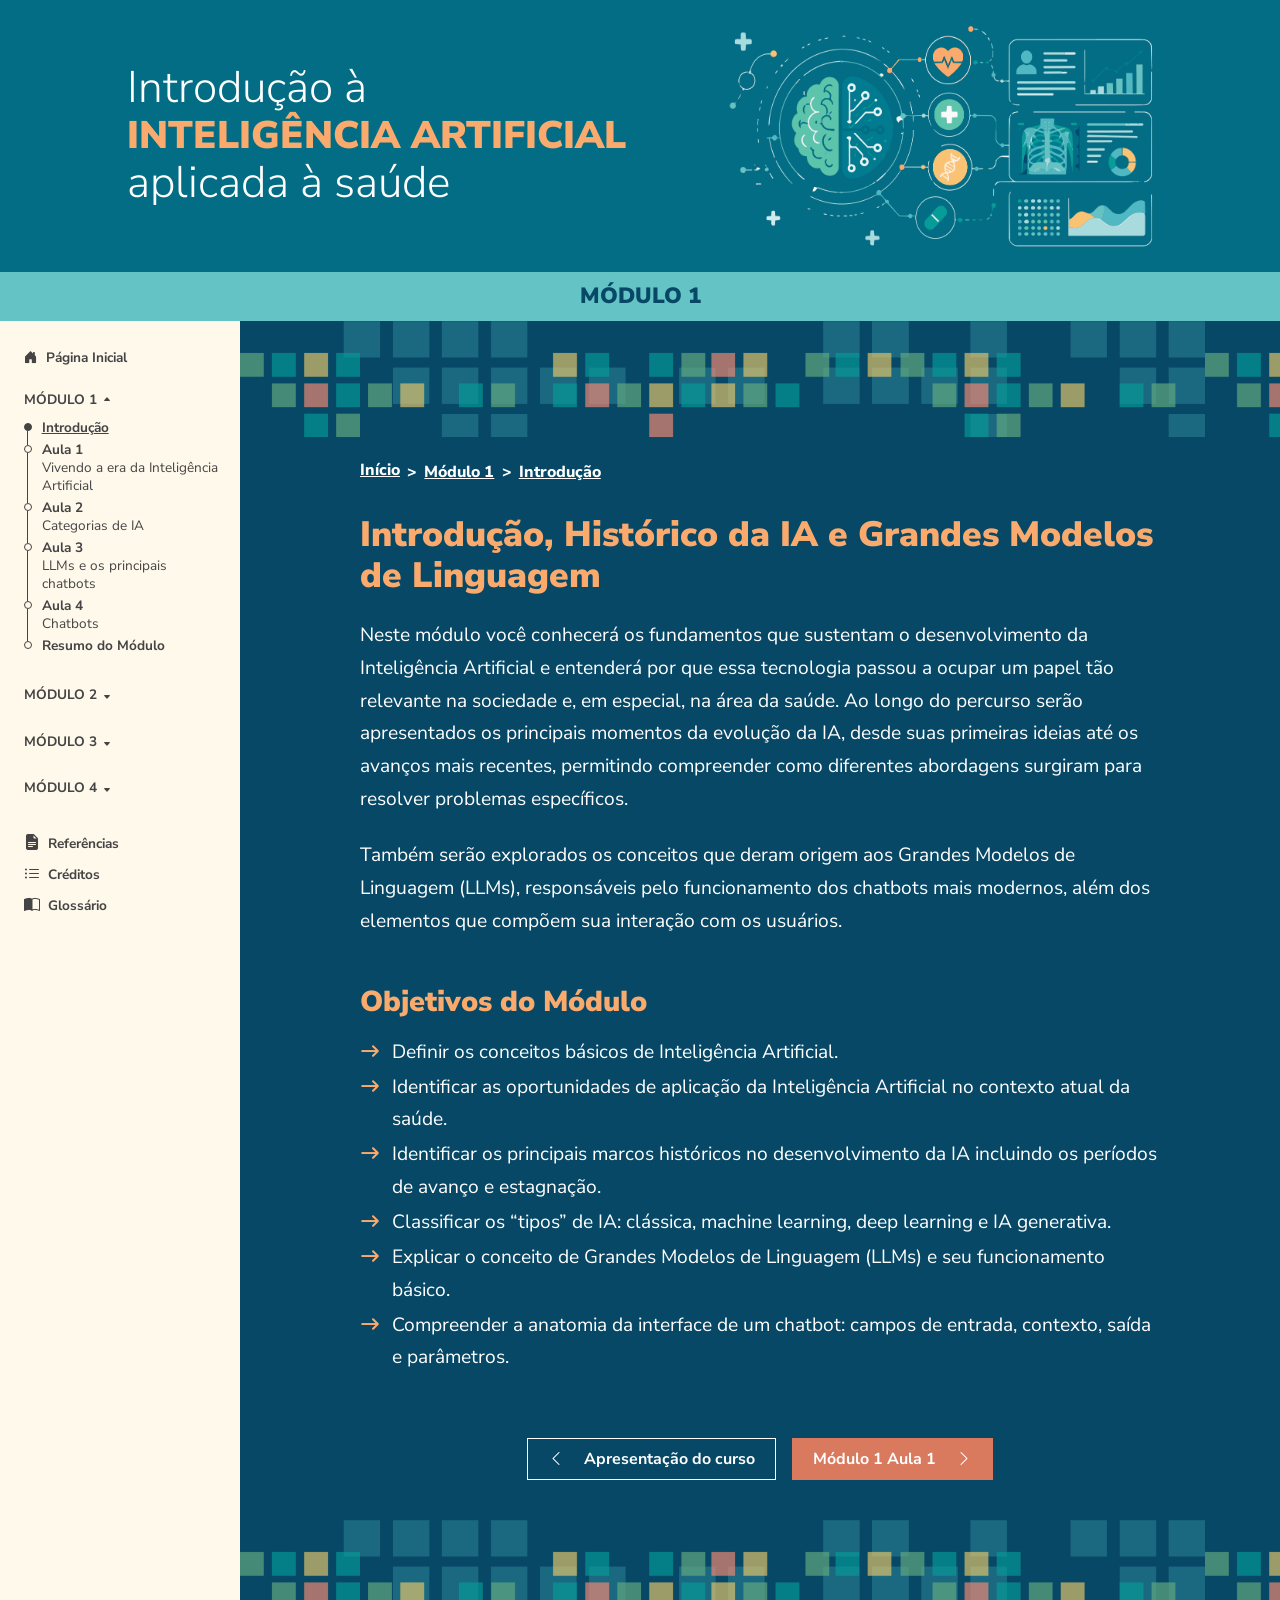
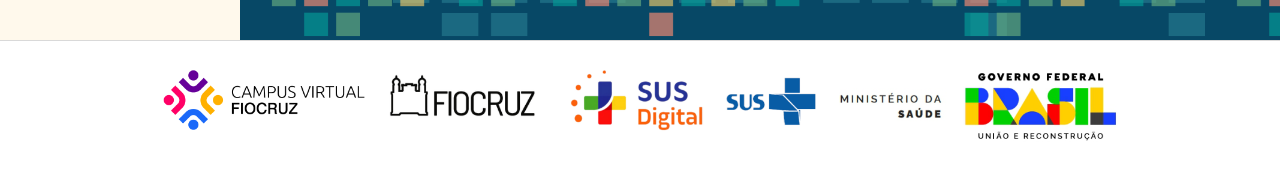
<file: modulo1/introducao.html>
<!DOCTYPE html>
<html lang="pt-BR">
<head>
  <meta charset="utf-8">
  <meta name="viewport" content="width=device-width, initial-scale=1">
  <title></title>
  <link rel="stylesheet" href="../assets/css/curso.css">
</head>
<body>
  <curso-pagina>
    <h1>Introdução, Histórico da IA e Grandes Modelos de Linguagem</h1>

    <p>Neste módulo você conhecerá os fundamentos que sustentam o desenvolvimento da Inteligência Artificial e entenderá por que essa tecnologia passou a ocupar um papel tão relevante na sociedade e, em especial, na área da saúde. Ao longo do percurso serão apresentados os principais momentos da evolução da IA, desde suas primeiras ideias até os avanços mais recentes, permitindo compreender como diferentes abordagens surgiram para resolver problemas específicos.</p>
    <p>Também serão explorados os conceitos que deram origem aos Grandes Modelos de Linguagem (LLMs), responsáveis pelo funcionamento dos chatbots mais modernos, além dos elementos que compõem sua interação com os usuários.</p>

    <h2>Objetivos do Módulo</h2>
    <ul class="lista-setas">
      <li>Definir os conceitos básicos de Inteligência Artificial.</li>
      <li>Identificar as oportunidades de aplicação da Inteligência Artificial no contexto atual da saúde.</li>
      <li>Identificar os principais marcos históricos no desenvolvimento da IA incluindo os períodos de avanço e estagnação.</li>
      <li>Classificar os “tipos” de IA: clássica, machine learning, deep learning e IA generativa.</li>
      <li>Explicar o conceito de Grandes Modelos de Linguagem (LLMs) e seu funcionamento básico.</li>
      <li>Compreender a anatomia da interface de um chatbot: campos de entrada, contexto, saída e parâmetros.</li>
    </ul>
  </curso-pagina>

  <script src="../assets/js/curso.js"></script>
</body>
</html>
</file>
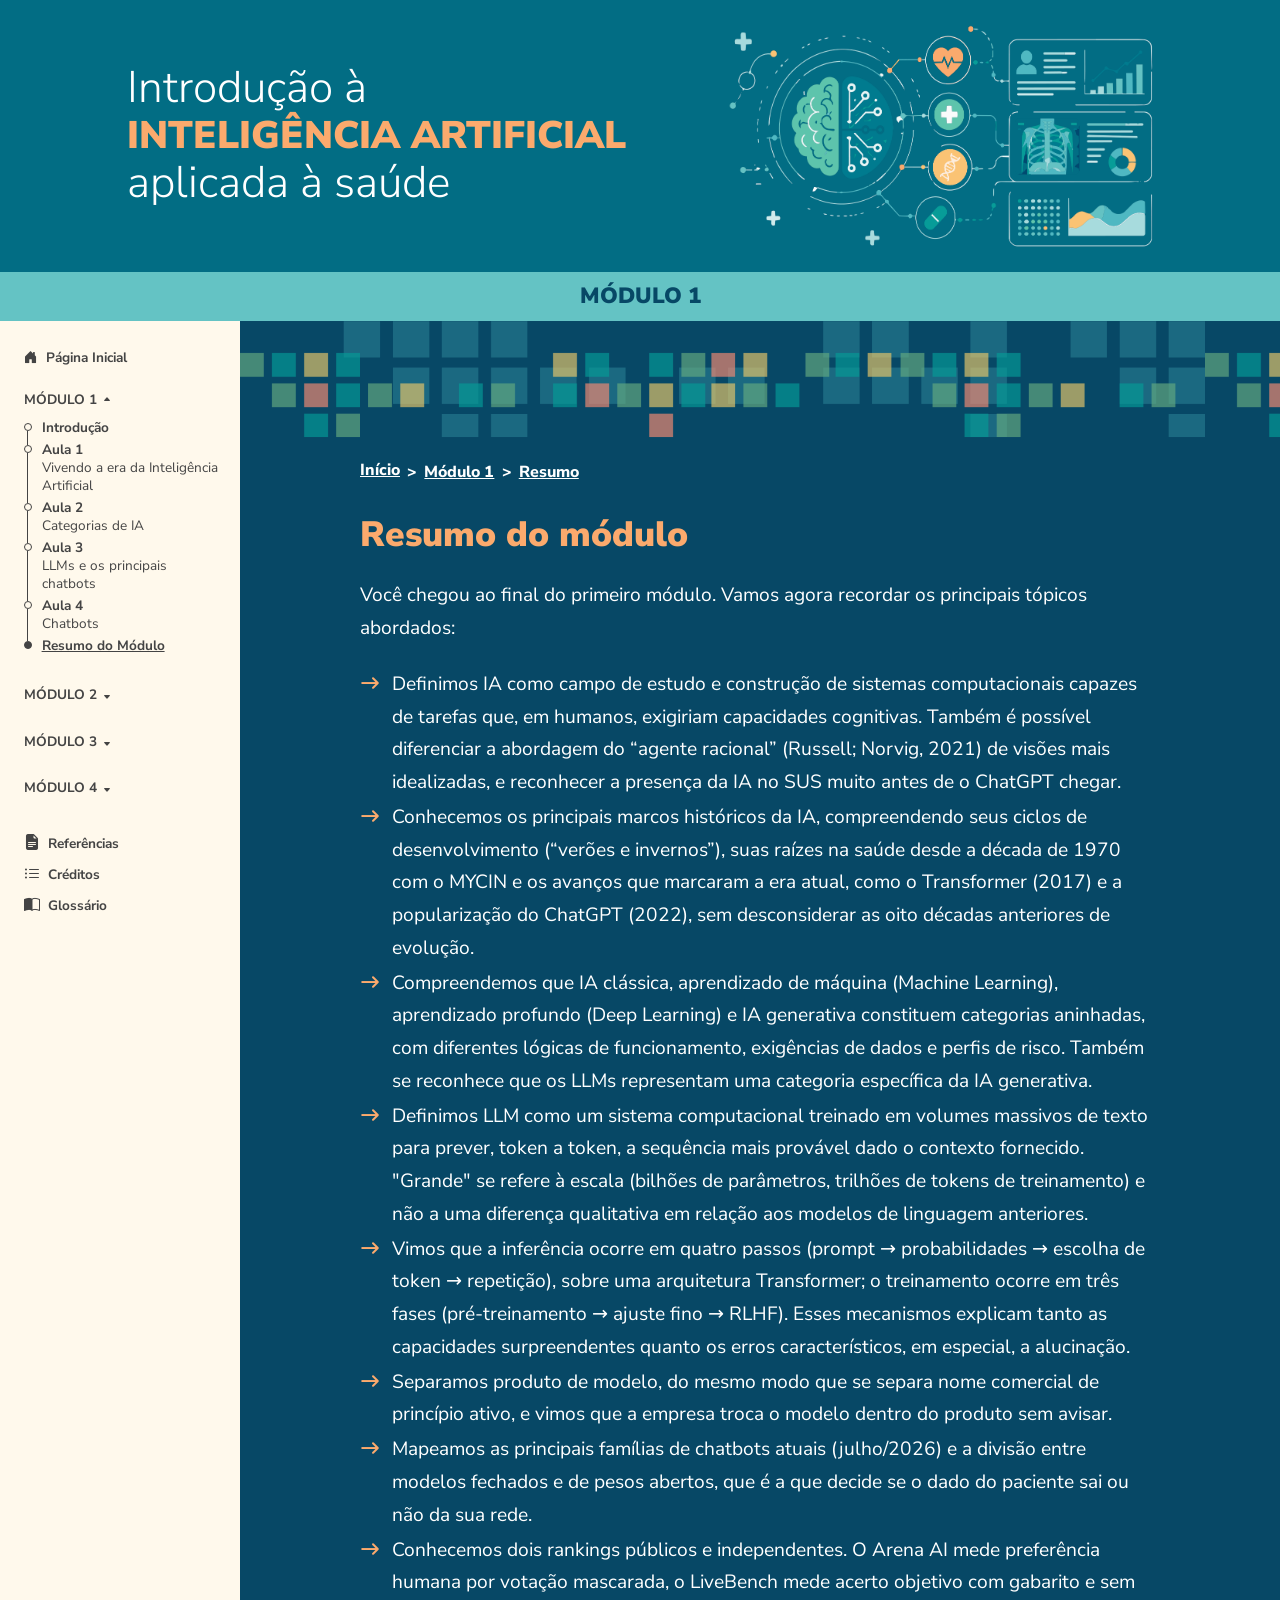
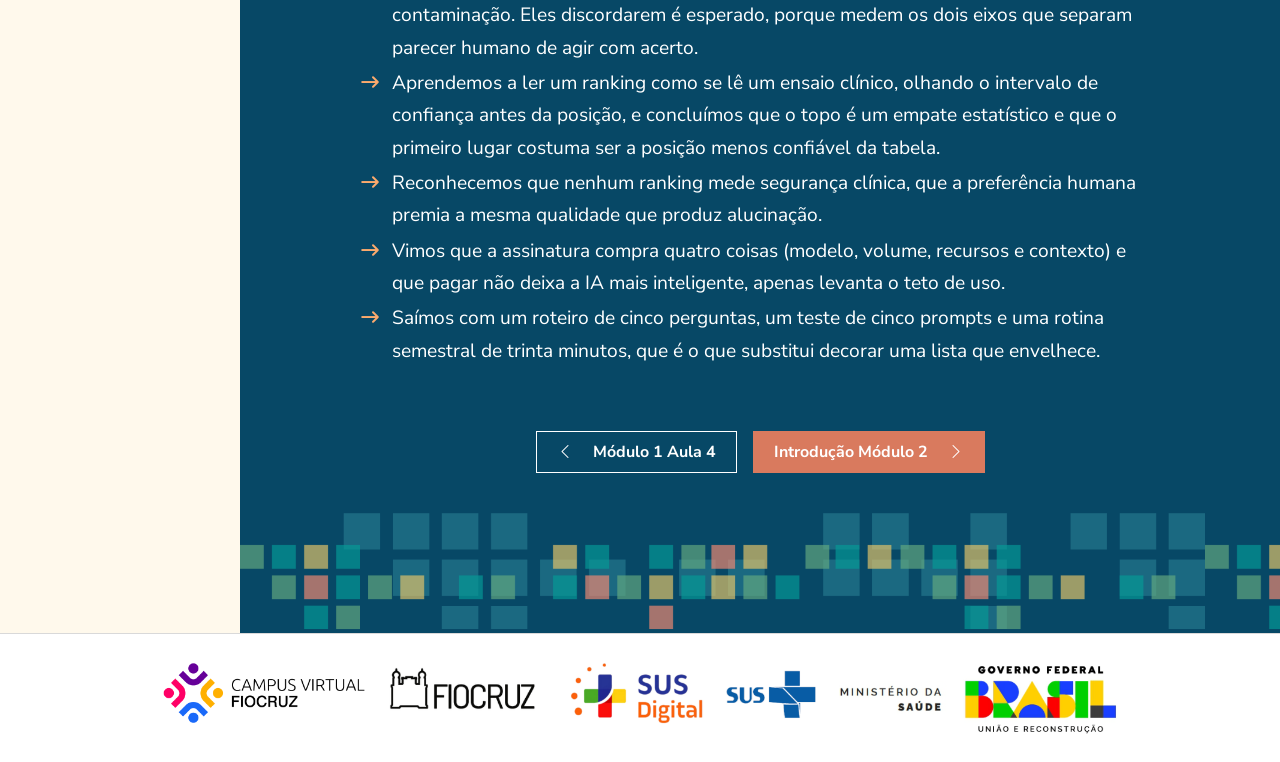
<file: modulo1/resumo.html>
<!DOCTYPE html>
<html lang="pt-BR">
<head>
  <meta charset="utf-8">
  <meta name="viewport" content="width=device-width, initial-scale=1">
  <title></title>
  <link rel="stylesheet" href="../assets/css/curso.css">
</head>
<body>
  <curso-pagina>
    <h1>Resumo do módulo</h1>

    <p>Você chegou ao final do primeiro módulo. Vamos agora recordar os principais tópicos abordados:</p>
    <ul class="lista-setas">
      <li>Definimos IA como campo de estudo e construção de sistemas computacionais capazes de tarefas que, em humanos, exigiriam capacidades cognitivas. Também é possível diferenciar a abordagem do “agente racional” (Russell; Norvig, 2021) de visões mais idealizadas, e reconhecer a presença da IA no SUS muito antes de o ChatGPT chegar.</li>
      <li>Conhecemos os principais marcos históricos da IA, compreendendo seus ciclos de desenvolvimento (“verões e invernos”), suas raízes na saúde desde a década de 1970 com o MYCIN e os avanços que marcaram a era atual, como o Transformer (2017) e a popularização do ChatGPT (2022), sem desconsiderar as oito décadas anteriores de evolução.</li>
      <li>Compreendemos que IA clássica, aprendizado de máquina (Machine Learning), aprendizado profundo (Deep Learning) e IA generativa constituem categorias aninhadas, com diferentes lógicas de funcionamento, exigências de dados e perfis de risco. Também se reconhece que os LLMs representam uma categoria específica da IA generativa.</li>
      <li>Definimos LLM como um sistema computacional treinado em volumes massivos de texto para prever, token a token, a sequência mais provável dado o contexto fornecido. "Grande" se refere à escala (bilhões de parâmetros, trilhões de tokens de treinamento) e não a uma diferença qualitativa em relação aos modelos de linguagem anteriores.</li>
      <li>Vimos que a inferência ocorre em quatro passos (prompt → probabilidades → escolha de token → repetição), sobre uma arquitetura Transformer; o treinamento ocorre em três fases (pré-treinamento → ajuste fino → RLHF). Esses mecanismos explicam tanto as capacidades surpreendentes quanto os erros característicos, em especial, a alucinação.</li>
      <li>Separamos produto de modelo, do mesmo modo que se separa nome comercial de princípio ativo, e vimos que a empresa troca o modelo dentro do produto sem avisar.</li>
      <li>Mapeamos as principais famílias de chatbots atuais (julho/2026) e a divisão entre modelos fechados e de pesos abertos, que é a que decide se o dado do paciente sai ou não da sua rede.</li>
      <li>Conhecemos dois rankings públicos e independentes. O Arena AI mede preferência humana por votação mascarada, o LiveBench mede acerto objetivo com gabarito e sem contaminação. Eles discordarem é esperado, porque medem os dois eixos que separam parecer humano de agir com acerto.</li>
      <li>Aprendemos a ler um ranking como se lê um ensaio clínico, olhando o intervalo de confiança antes da posição, e concluímos que o topo é um empate estatístico e que o primeiro lugar costuma ser a posição menos confiável da tabela.</li>
      <li>Reconhecemos que nenhum ranking mede segurança clínica, que a preferência humana premia a mesma qualidade que produz alucinação.</li>
      <li>Vimos que a assinatura compra quatro coisas (modelo, volume, recursos e contexto) e que pagar não deixa a IA mais inteligente, apenas levanta o teto de uso.</li>
      <li>Saímos com um roteiro de cinco perguntas, um teste de cinco prompts e uma rotina semestral de trinta minutos, que é o que substitui decorar uma lista que envelhece.</li>
    </ul>
  </curso-pagina>

  <script src="../assets/js/curso.js"></script>
</body>
</html>
</file>
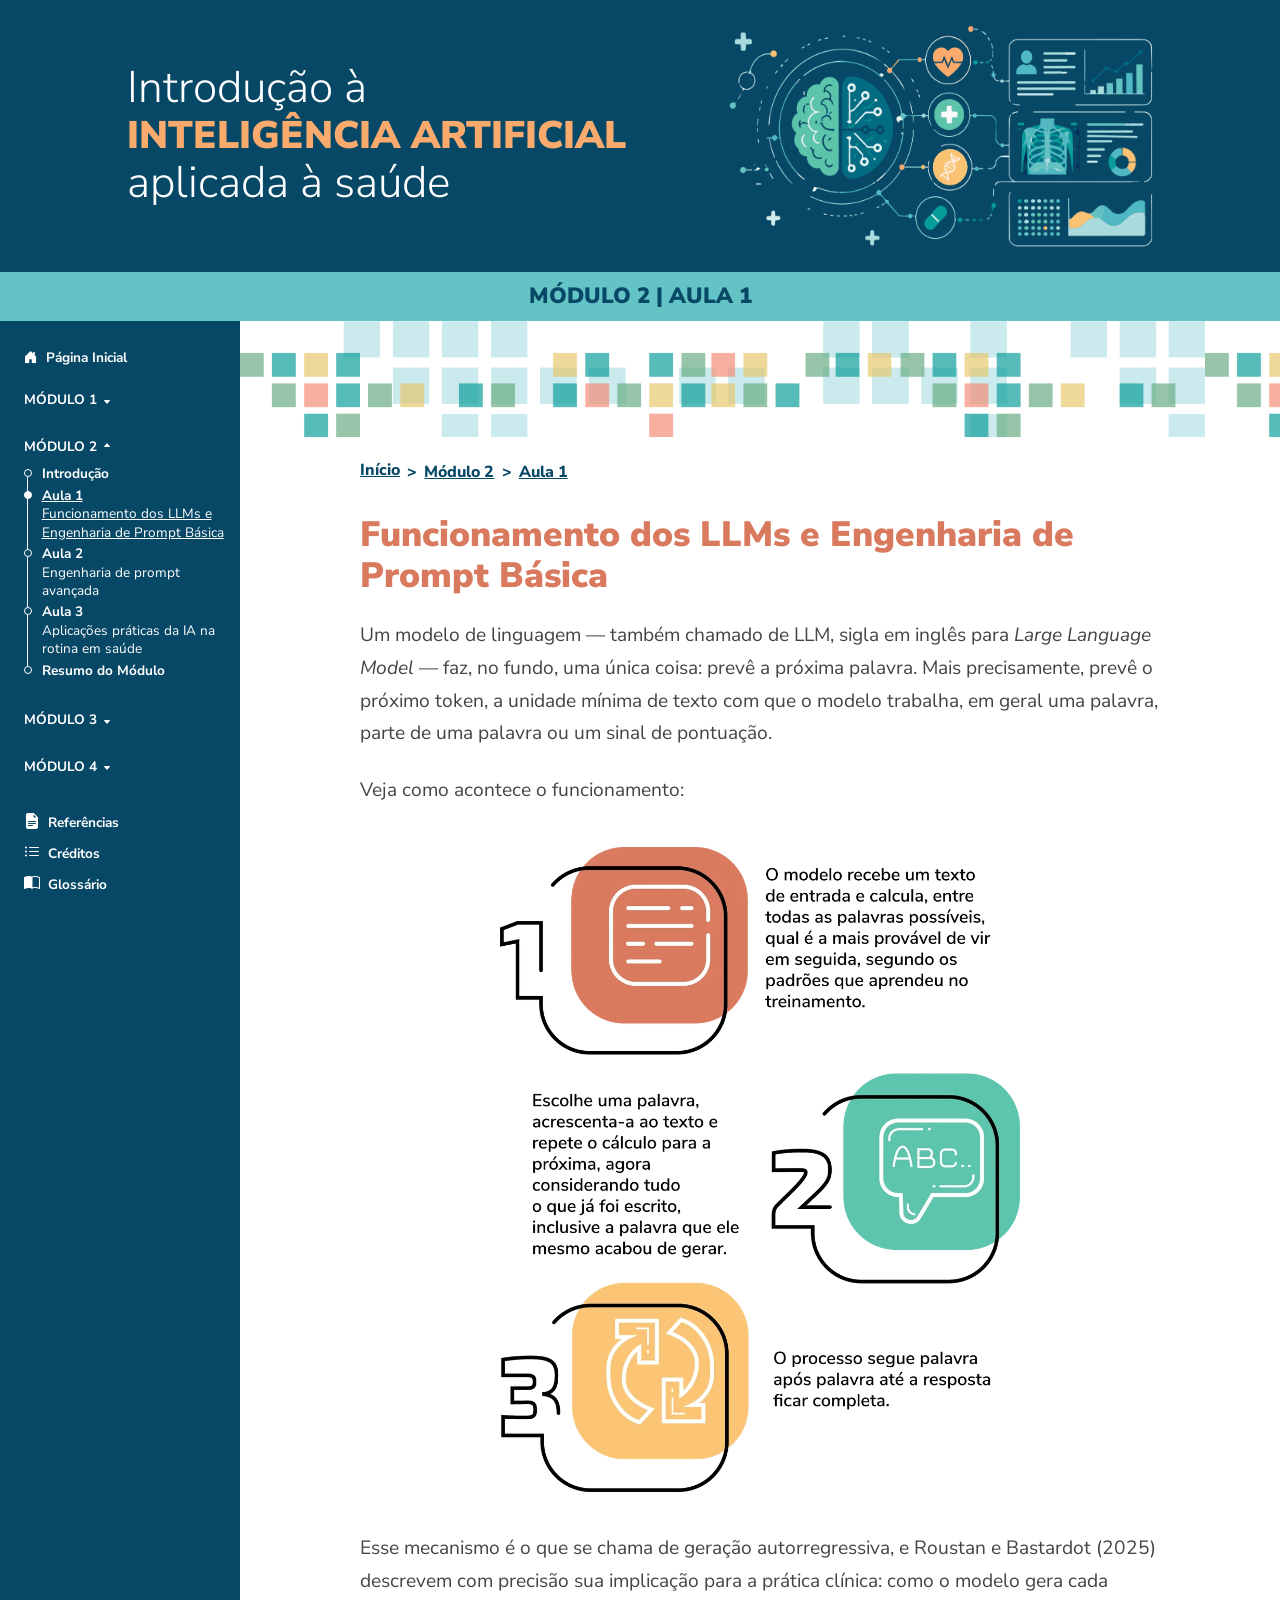
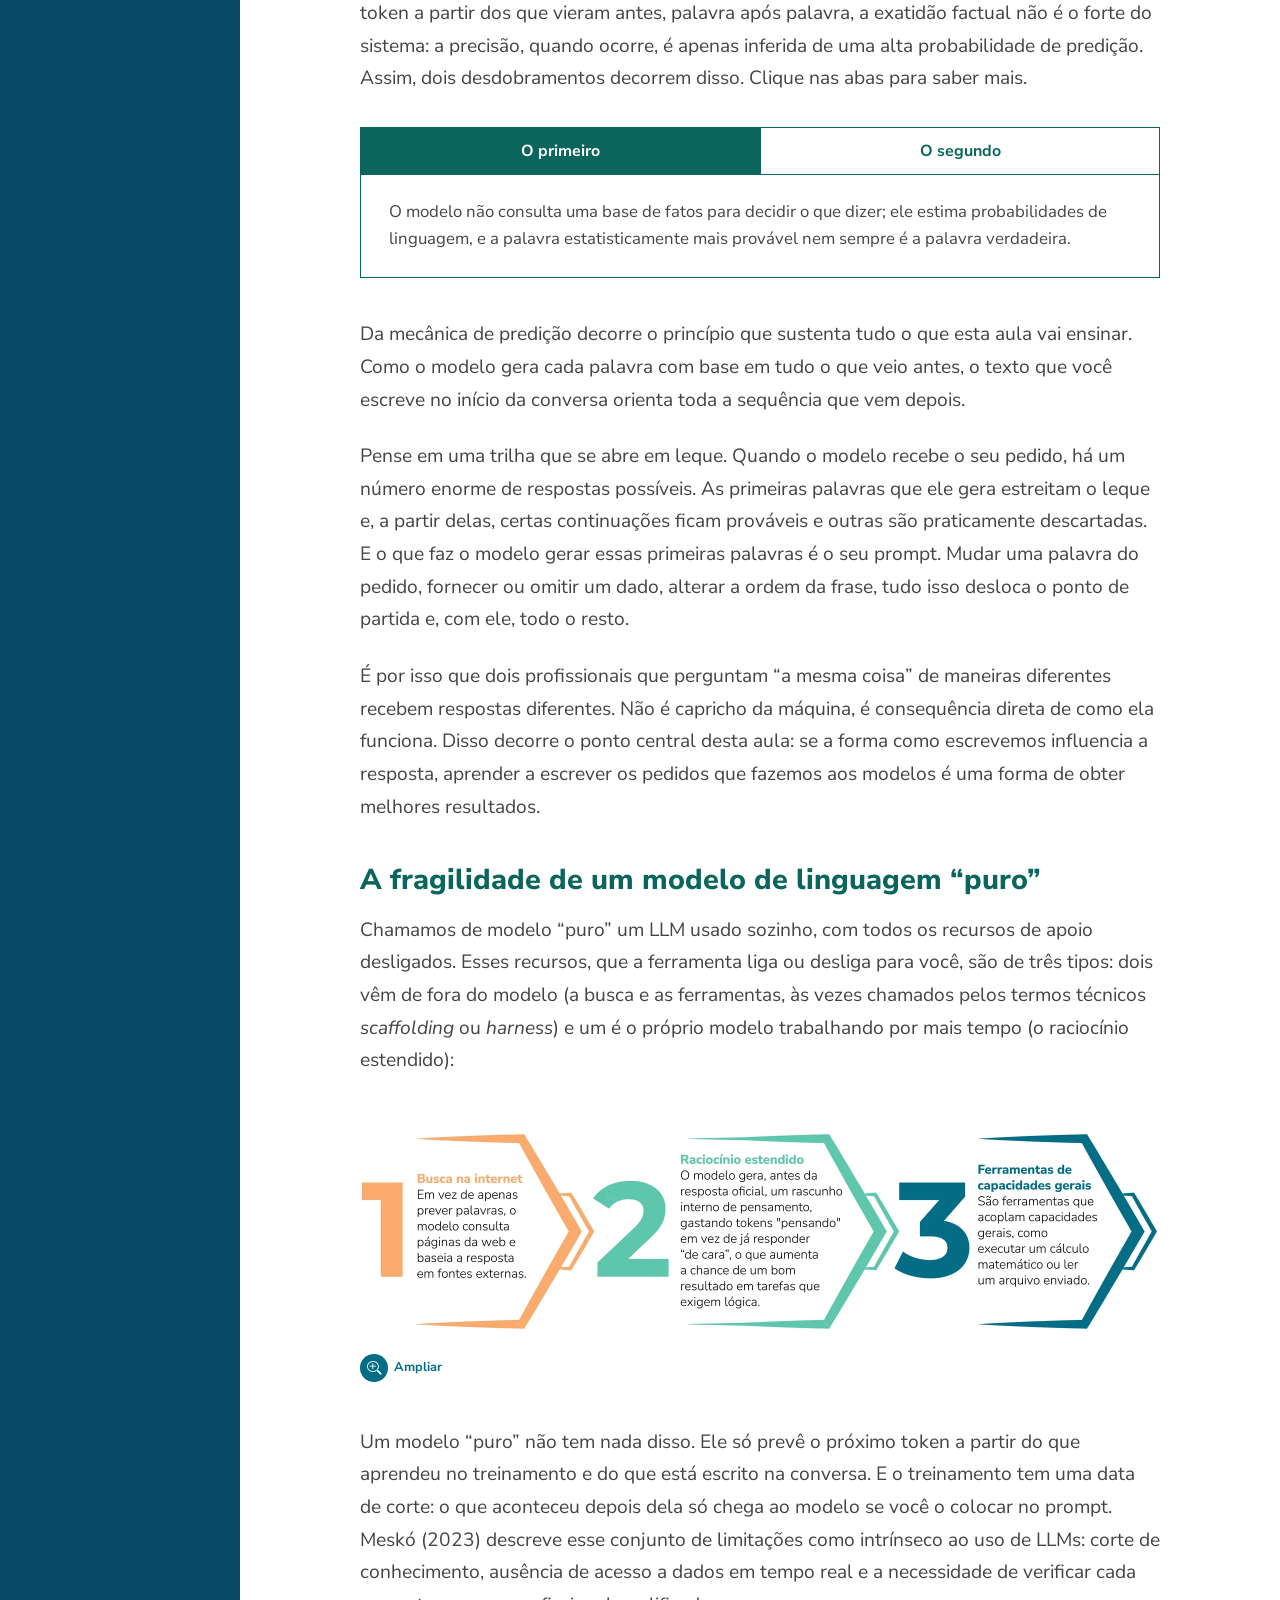
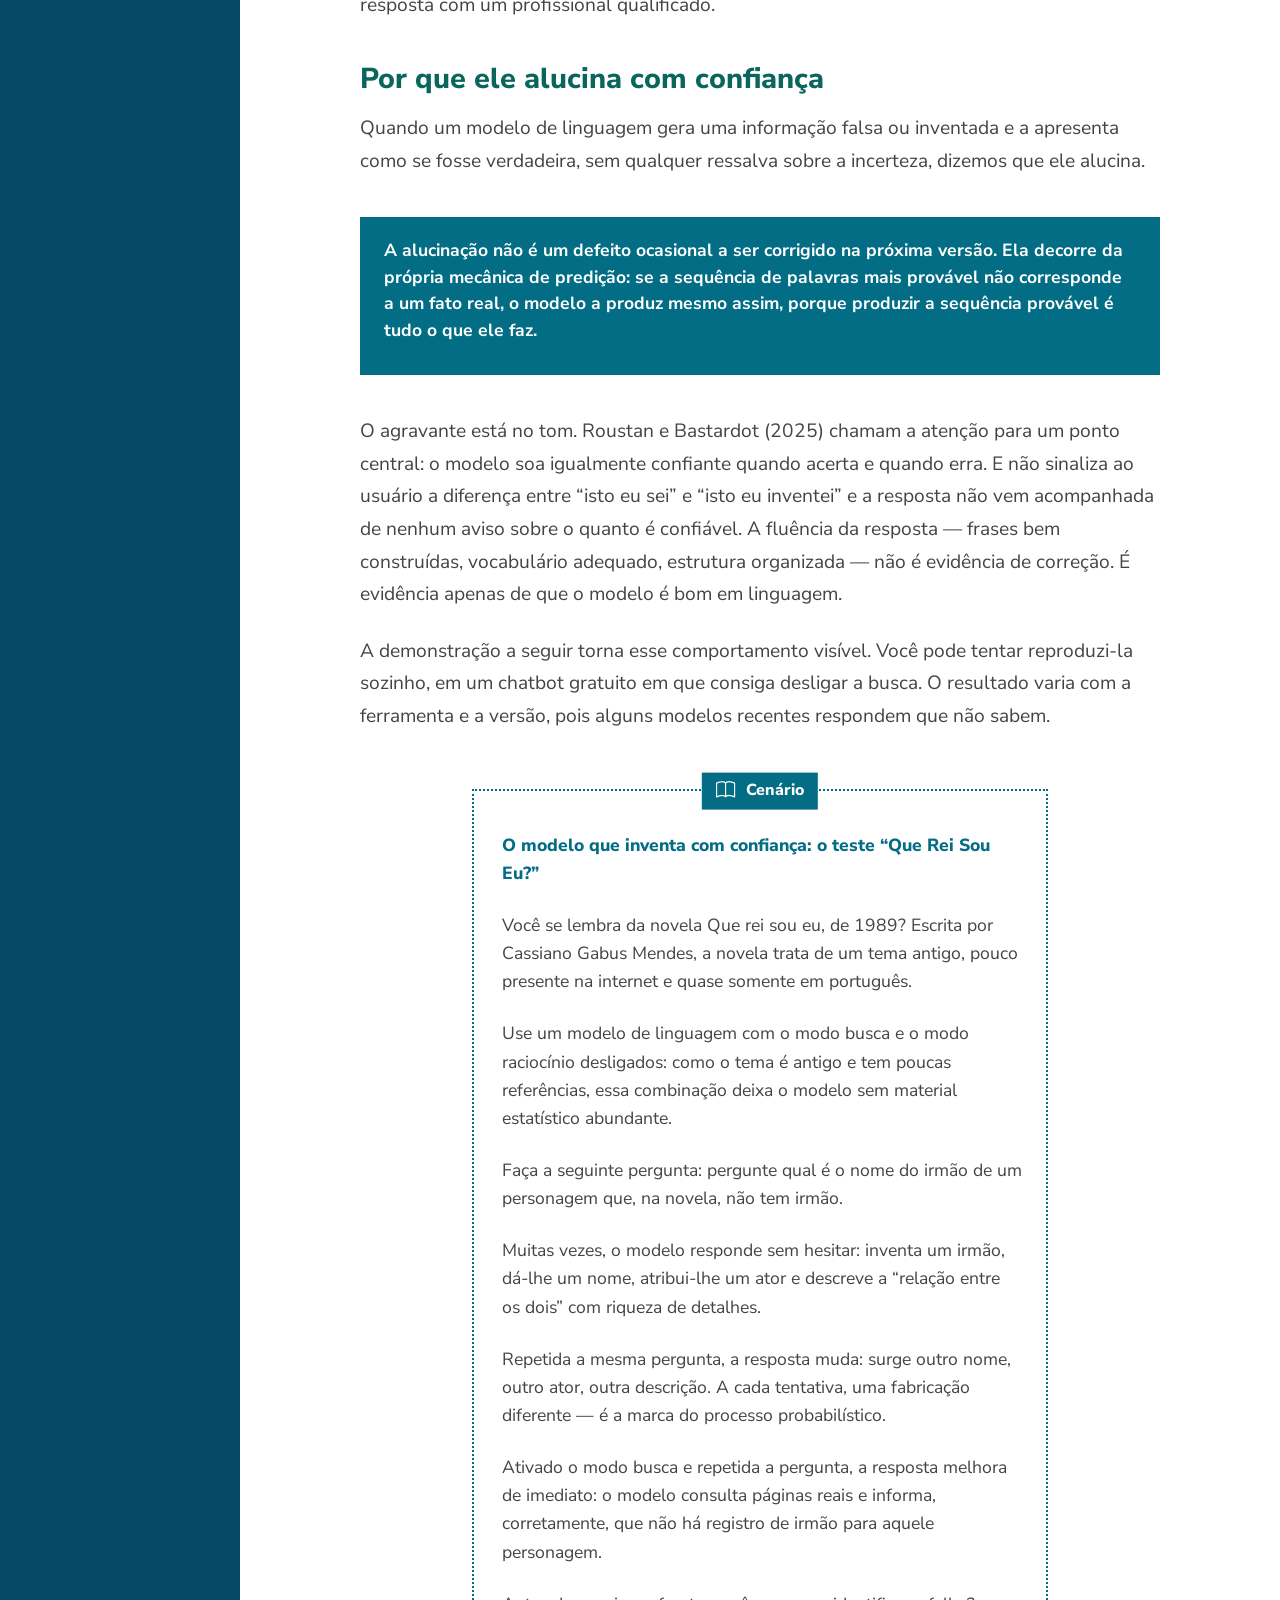
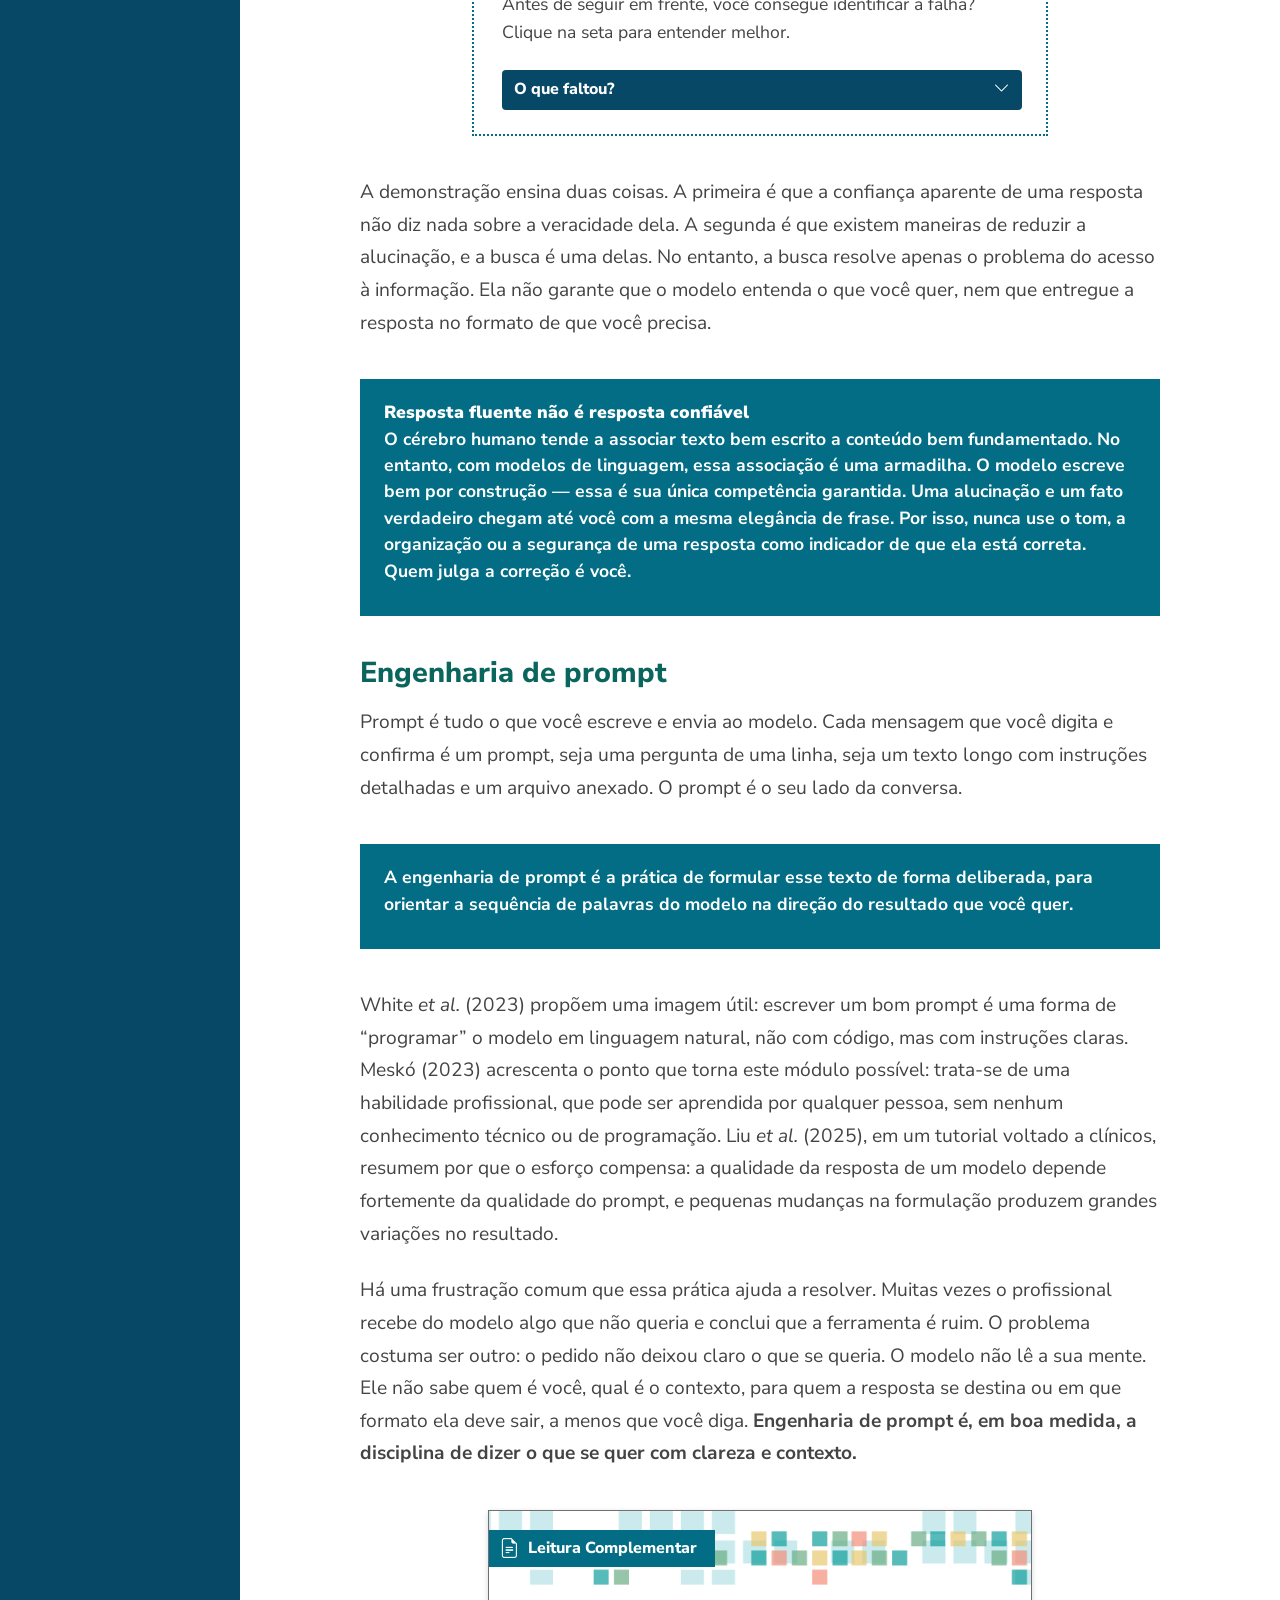
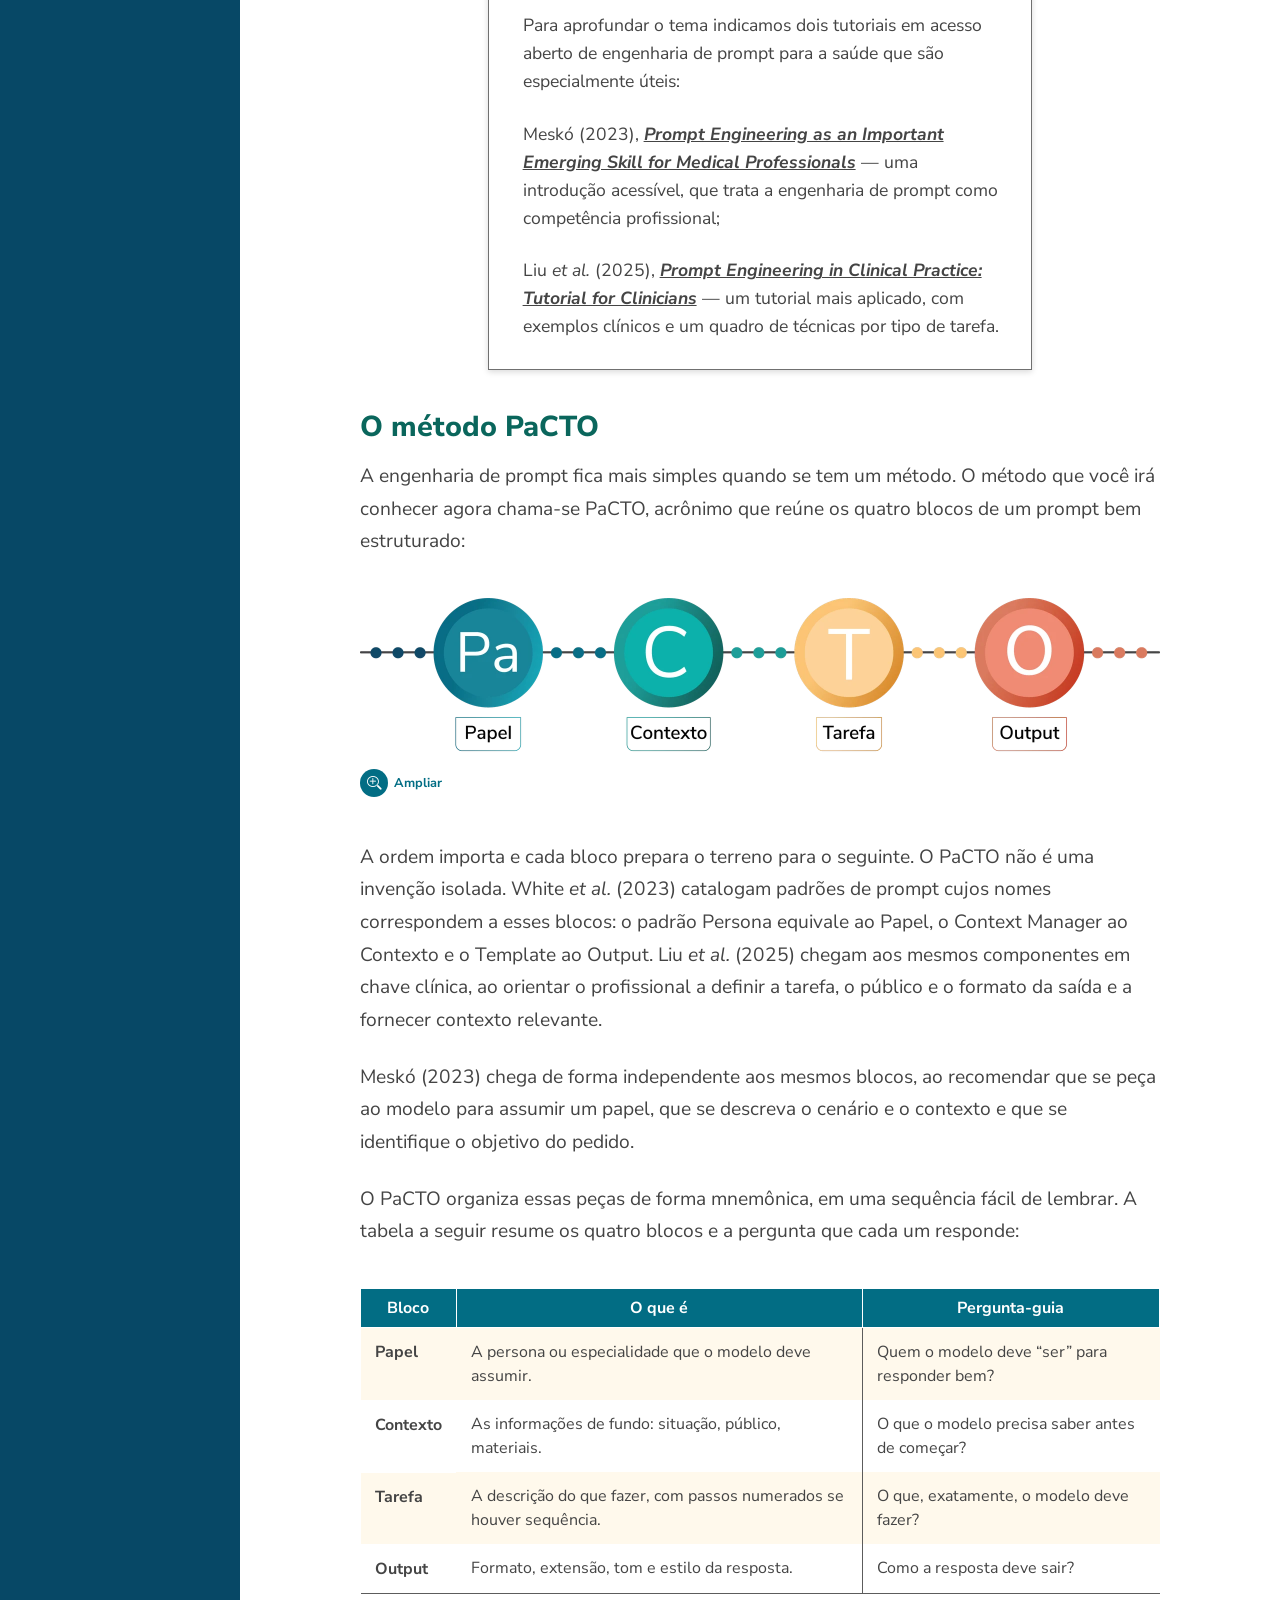
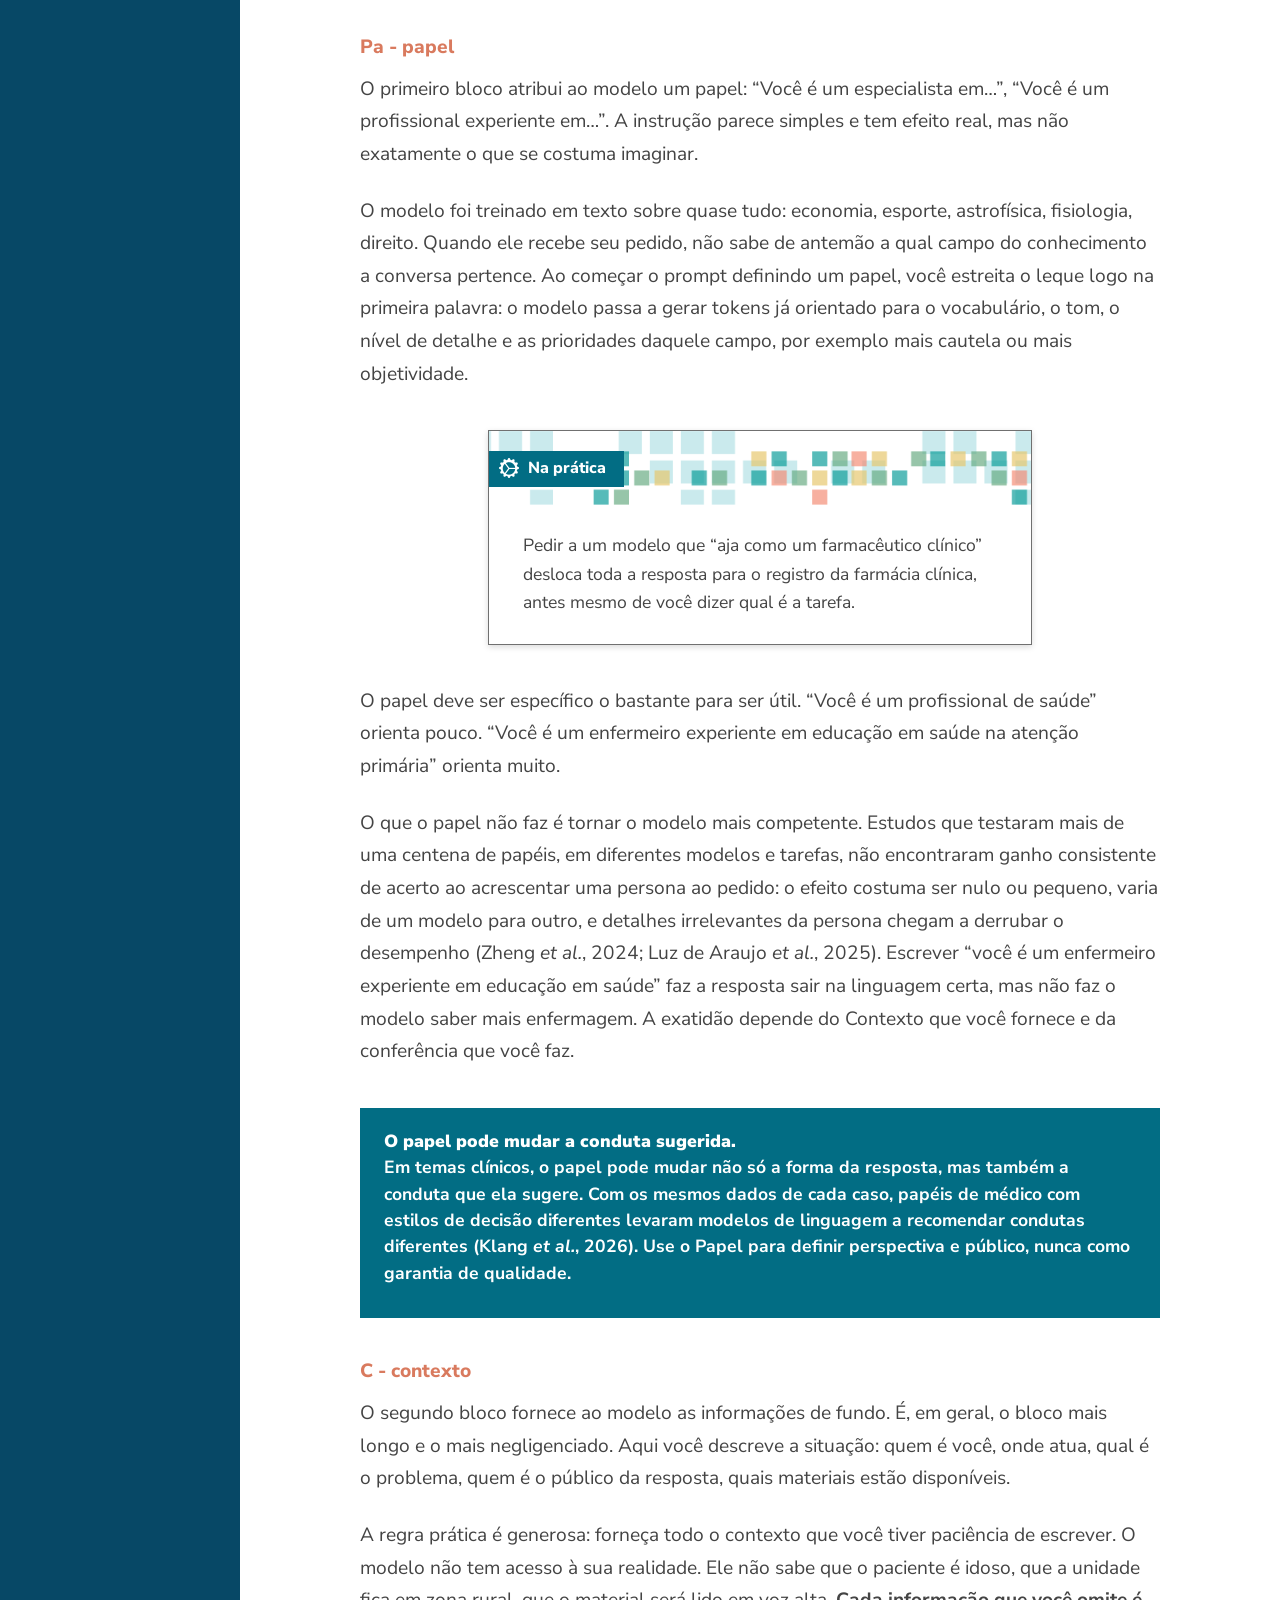
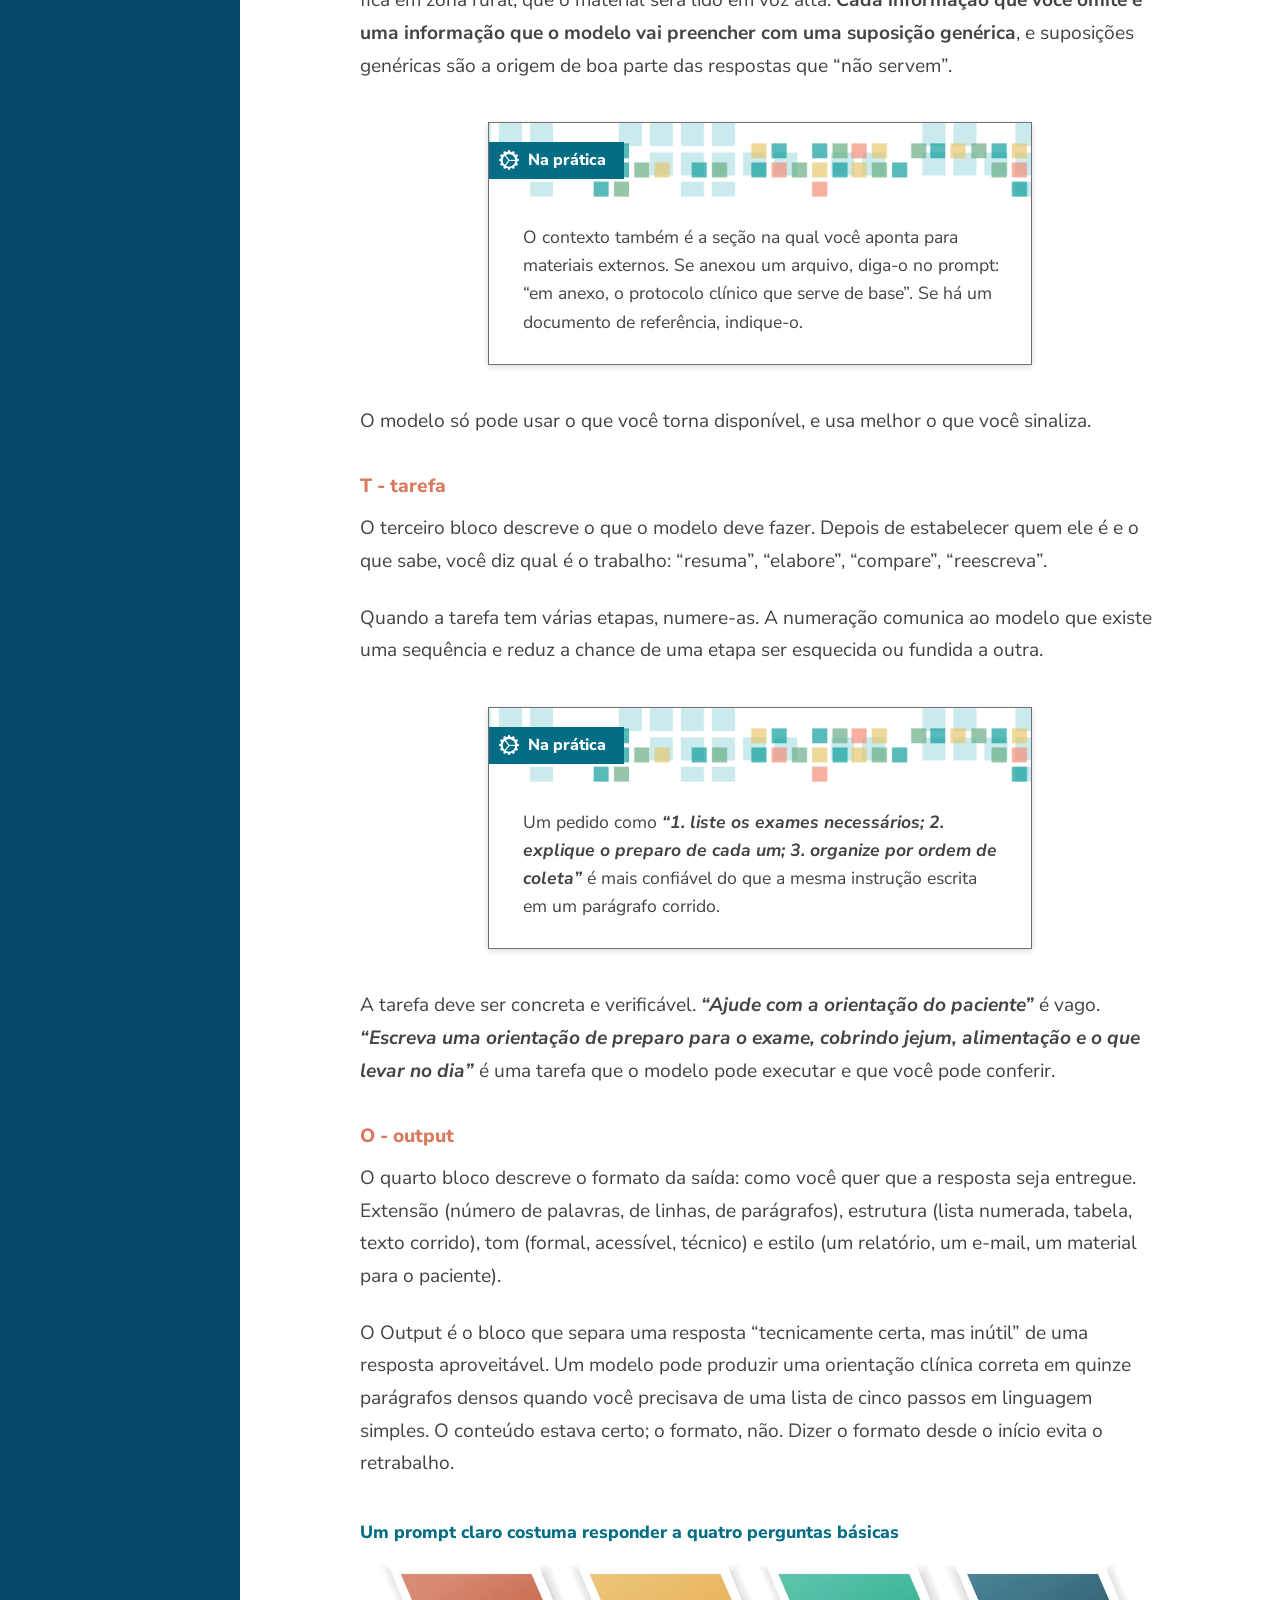
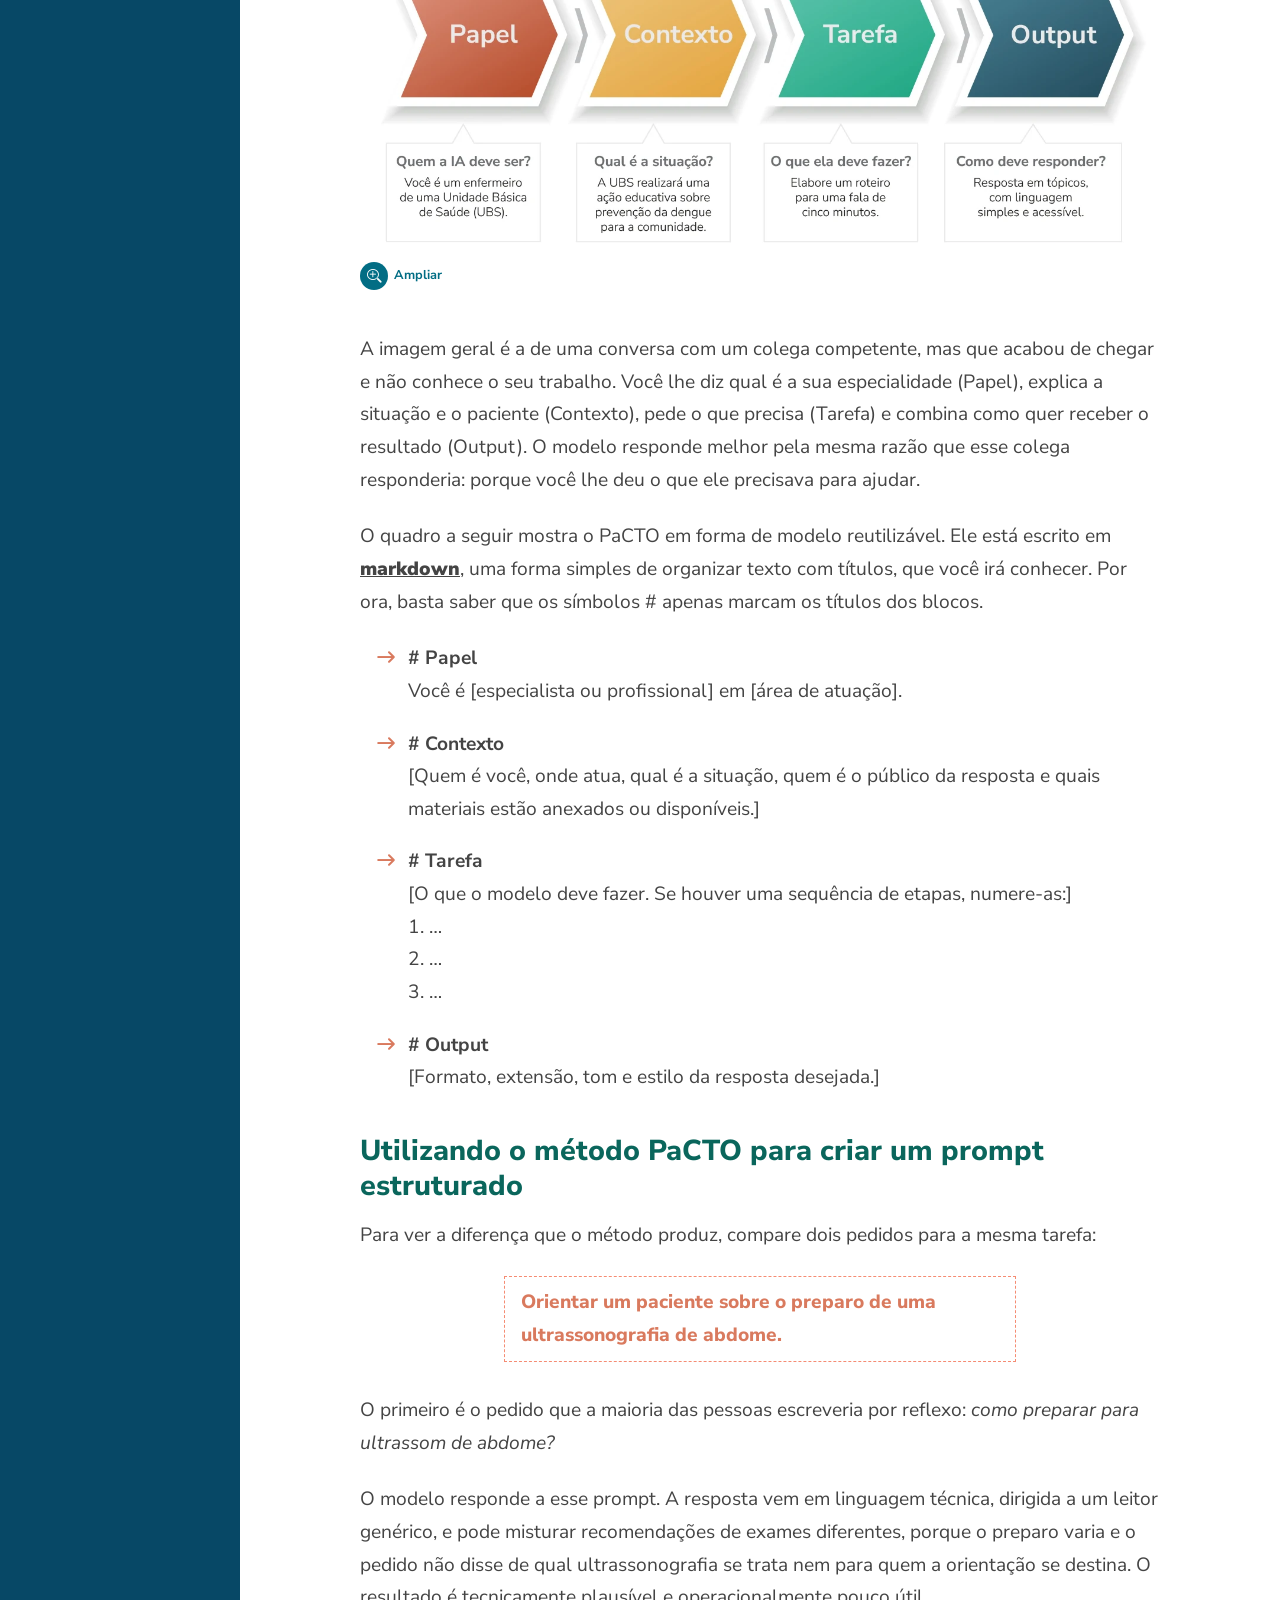
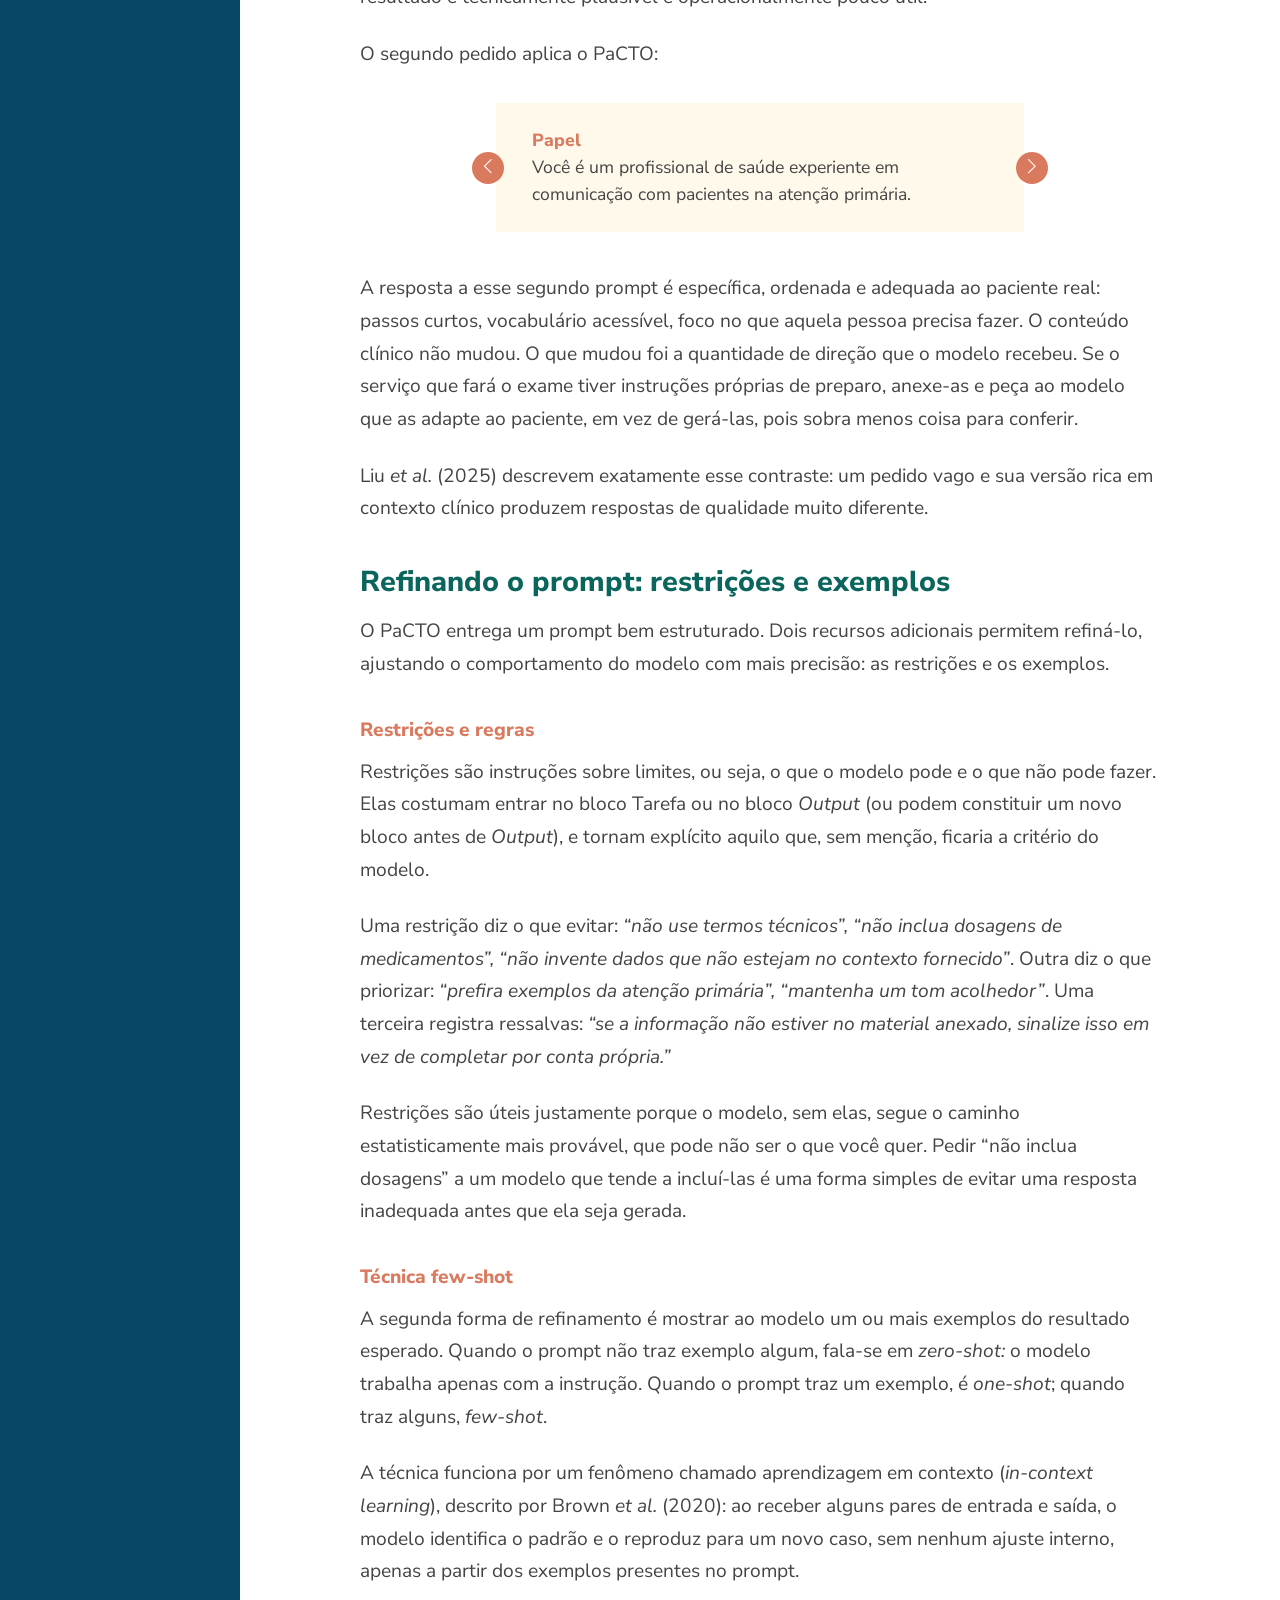
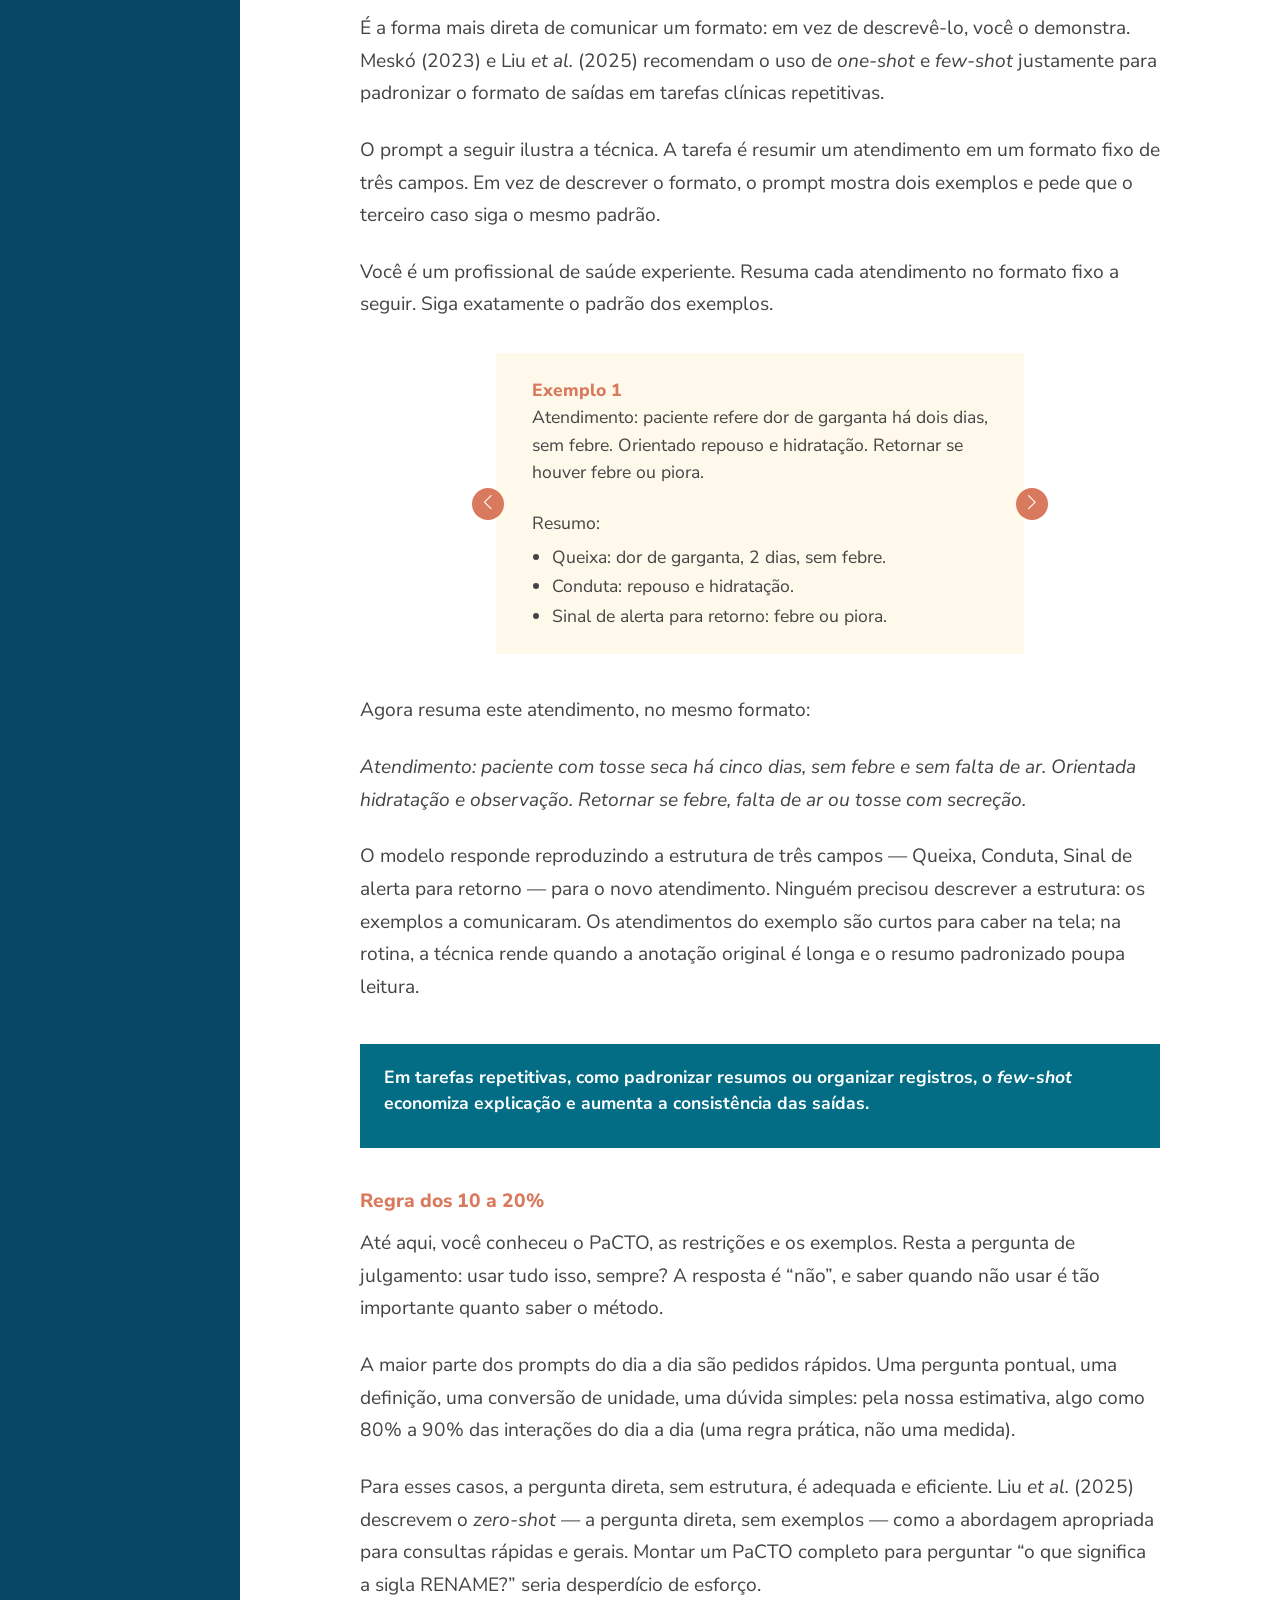
<file: modulo2/aula1.html>
<!DOCTYPE html>
<html lang="pt-BR">

<head>
  <meta charset="utf-8">
  <meta name="viewport" content="width=device-width, initial-scale=1">
  <title></title>
  <link rel="stylesheet" href="../assets/css/curso.css">
</head>

<body>
  <curso-pagina>
    <h1>Funcionamento dos LLMs e Engenharia de Prompt Básica</h1>

    <p>Um modelo de linguagem — também chamado de LLM, sigla em inglês para <i>Large Language Model</i> — faz, no fundo,
      uma única coisa: prevê a próxima palavra. Mais precisamente, prevê o próximo token, a unidade mínima de texto com
      que o modelo trabalha, em geral uma palavra, parte de uma palavra ou um sinal de pontuação.</p>
    <p>Veja como acontece o funcionamento:</p>

    <curso-figura src="img/a1-predicao-proximo-token.webp"
      alt="Três etapas numeradas da predição de próximo token, descritas a seguir.">
      <curso-audiodescricao>
        <p>Infográfico em três etapas numeradas. 1: o modelo recebe um texto de entrada e calcula, entre todas as
          palavras possíveis, qual é a mais provável de vir em seguida, segundo os padrões que aprendeu no treinamento.
          2: escolhe uma palavra, acrescenta-a ao texto e repete o cálculo para a próxima, agora considerando tudo o que
          já foi escrito, inclusive a palavra que ele mesmo acabou de gerar. 3: o processo segue palavra após palavra
          até a resposta ficar completa.</p>
      </curso-audiodescricao>
    </curso-figura>

    <p>Esse mecanismo é o que se chama de geração autorregressiva, e Roustan e Bastardot (2025) descrevem com precisão
      sua implicação para a prática clínica: como o modelo gera cada token a partir dos que vieram antes, palavra após
      palavra, a exatidão factual não é o forte do sistema: a precisão, quando ocorre, é apenas inferida de uma alta
      probabilidade de predição. Assim, dois desdobramentos decorrem disso. Clique nas abas para saber mais.</p>

    <curso-abas>
      <curso-item titulo="O primeiro">
        <p>O modelo não consulta uma base de fatos para decidir o que dizer; ele estima probabilidades de linguagem, e a
          palavra estatisticamente mais provável nem sempre é a palavra verdadeira.</p>
      </curso-item>
      <curso-item titulo="O segundo">
        <p>O processo é probabilístico, não determinístico. A mesma pergunta, feita duas vezes, pode produzir respostas
          diferentes, porque a cada passo o modelo escolhe entre alternativas prováveis, e nem sempre escolhe a mesma.
        </p>
      </curso-item>
    </curso-abas>

    <p>Da mecânica de predição decorre o princípio que sustenta tudo o que esta aula vai ensinar. Como o modelo gera
      cada palavra com base em tudo o que veio antes, o texto que você escreve no início da conversa orienta toda a
      sequência que vem depois.</p>
    <p>Pense em uma trilha que se abre em leque. Quando o modelo recebe o seu pedido, há um número enorme de respostas
      possíveis. As primeiras palavras que ele gera estreitam o leque e, a partir delas, certas continuações ficam
      prováveis e outras são praticamente descartadas. E o que faz o modelo gerar essas primeiras palavras é o seu
      prompt. Mudar uma palavra do pedido, fornecer ou omitir um dado, alterar a ordem da frase, tudo isso desloca o
      ponto de partida e, com ele, todo o resto.</p>
    <p>É por isso que dois profissionais que perguntam “a mesma coisa” de maneiras diferentes recebem respostas
      diferentes. Não é capricho da máquina, é consequência direta de como ela funciona. Disso decorre o ponto central
      desta aula: se a forma como escrevemos influencia a resposta, aprender a escrever os pedidos que fazemos aos
      modelos é uma forma de obter melhores resultados.</p>

    <h2>A fragilidade de um modelo de linguagem “puro”</h2>
    <p>Chamamos de modelo “puro” um LLM usado sozinho, com todos os recursos de apoio desligados. Esses recursos, que a
      ferramenta liga ou desliga para você, são de três tipos: dois vêm de fora do modelo (a busca e as ferramentas, às
      vezes chamados pelos termos técnicos <i>scaffolding</i> ou <i>harness</i>) e um é o próprio modelo trabalhando por
      mais tempo (o raciocínio estendido):</p>

    <curso-figura larga src="img/a1-recursos-de-apoio.webp"
      alt="Os três recursos de apoio de um modelo de linguagem, descritos a seguir.">
      <curso-audiodescricao>
        <p>Três setas numeradas em sequência. 1, Busca na internet: em vez de apenas prever palavras, o modelo consulta
          páginas da web e baseia a resposta em fontes externas. 2, Raciocínio estendido: o modelo gera, antes da
          resposta oficial, um rascunho interno de pensamento, gastando tokens “pensando” em vez de já responder “de
          cara”, o que aumenta a chance de um bom resultado em tarefas que exigem lógica. 3, Ferramentas de capacidades
          gerais: são ferramentas que acoplam capacidades gerais, como executar um cálculo matemático ou ler um arquivo
          enviado.</p>
      </curso-audiodescricao>
    </curso-figura>

    <p>Um modelo “puro” não tem nada disso. Ele só prevê o próximo token a partir do que aprendeu no treinamento e do
      que está escrito na conversa. E o treinamento tem uma data de corte: o que aconteceu depois dela só chega ao
      modelo se você o colocar no prompt. Meskó (2023) descreve esse conjunto de limitações como intrínseco ao uso de
      LLMs: corte de conhecimento, ausência de acesso a dados em tempo real e a necessidade de verificar cada resposta
      com um profissional qualificado.</p>

    <h2>Por que ele alucina com confiança</h2>
    <p>Quando um modelo de linguagem gera uma informação falsa ou inventada e a apresenta como se fosse verdadeira, sem
      qualquer ressalva sobre a incerteza, dizemos que ele alucina.</p>

    <curso-nota>
      <p>A alucinação não é um defeito ocasional a ser corrigido na próxima versão. Ela decorre da própria mecânica de
        predição: se a sequência de palavras mais provável não corresponde a um fato real, o modelo a produz mesmo
        assim, porque produzir a sequência provável é tudo o que ele faz.</p>
    </curso-nota>

    <p>O agravante está no tom. Roustan e Bastardot (2025) chamam a atenção para um ponto central: o modelo soa
      igualmente confiante quando acerta e quando erra. E não sinaliza ao usuário a diferença entre “isto eu sei” e
      “isto eu inventei” e a resposta não vem acompanhada de nenhum aviso sobre o quanto é confiável. A fluência da
      resposta — frases bem construídas, vocabulário adequado, estrutura organizada — não é evidência de correção. É
      evidência apenas de que o modelo é bom em linguagem.</p>
    <p>A demonstração a seguir torna esse comportamento visível. Você pode tentar reproduzi-la sozinho, em um chatbot
      gratuito em que consiga desligar a busca. O resultado varia com a ferramenta e a versão, pois alguns modelos
      recentes respondem que não sabem.</p>

    <curso-caixa tipo="cenario">
      <p class="cenario__titulo">O modelo que inventa com confiança: o teste “Que Rei Sou Eu?”</p>
      <p>Você se lembra da novela Que rei sou eu, de 1989? Escrita por Cassiano Gabus Mendes, a novela trata de um tema
        antigo, pouco presente na internet e quase somente em português.</p>
      <p>Use um modelo de linguagem com o modo busca e o modo raciocínio desligados: como o tema é antigo e tem poucas
        referências, essa combinação deixa o modelo sem material estatístico abundante.</p>
      <p>Faça a seguinte pergunta: pergunte qual é o nome do irmão de um personagem que, na novela, não tem irmão.</p>
      <p>Muitas vezes, o modelo responde sem hesitar: inventa um irmão, dá-lhe um nome, atribui-lhe um ator e descreve a
        “relação entre os dois” com riqueza de detalhes.</p>
      <p>Repetida a mesma pergunta, a resposta muda: surge outro nome, outro ator, outra descrição. A cada tentativa,
        uma fabricação diferente — é a marca do processo probabilístico.</p>
      <p>Ativado o modo busca e repetida a pergunta, a resposta melhora de imediato: o modelo consulta páginas reais e
        informa, corretamente, que não há registro de irmão para aquele personagem.</p>
      <p>Antes de seguir em frente, você consegue identificar a falha? Clique na seta para entender melhor.</p>
      <curso-revelar titulo="O que faltou?">
        <p>Sem busca, o modelo não tinha como saber a resposta e, ainda assim, não disse “não sei”.
          Previu a continuação mais plausível para a frase “o irmão dele é…” e a apresentou com a mesma segurança de uma
          informação verdadeira.</p>
        <p>Em uma pergunta sobre uma novela, o erro é inofensivo. A mesma falha, em uma pergunta sobre dose de
          medicamento ou conduta clínica, não seria.</p>
      </curso-revelar>
    </curso-caixa>

    <p>A demonstração ensina duas coisas. A primeira é que a confiança aparente de uma resposta não diz nada sobre a
      veracidade dela. A segunda é que existem maneiras de reduzir a alucinação, e a busca é uma delas. No entanto, a
      busca resolve apenas o problema do acesso à informação. Ela não garante que o modelo entenda o que você quer, nem
      que entregue a resposta no formato de que você precisa.</p>

    <curso-nota titulo="Resposta fluente não é resposta confiável">
      <p>O cérebro humano tende a associar texto bem escrito a conteúdo bem fundamentado. No entanto, com modelos de
        linguagem, essa associação é uma armadilha. O modelo escreve bem por construção — essa é sua única competência
        garantida. Uma alucinação e um fato verdadeiro chegam até você com a mesma elegância de frase. Por isso, nunca
        use o tom, a organização ou a segurança de uma resposta como indicador de que ela está correta. Quem julga a
        correção é você.</p>
    </curso-nota>

    <h2>Engenharia de prompt</h2>
    <p>Prompt é tudo o que você escreve e envia ao modelo. Cada mensagem que você digita e confirma é um prompt, seja
      uma pergunta de uma linha, seja um texto longo com instruções detalhadas e um arquivo anexado. O prompt é o seu
      lado da conversa.</p>

    <curso-nota>
      <p>A engenharia de prompt é a prática de formular esse texto de forma deliberada, para orientar a sequência de
        palavras do modelo na direção do resultado que você quer.</p>
    </curso-nota>

    <p>White <i>et al.</i> (2023) propõem uma imagem útil: escrever um bom prompt é uma forma de “programar” o modelo em
      linguagem natural, não com código, mas com instruções claras. Meskó (2023) acrescenta o ponto que torna este
      módulo possível: trata-se de uma habilidade profissional, que pode ser aprendida por qualquer pessoa, sem nenhum
      conhecimento técnico ou de programação. Liu <i>et al.</i> (2025), em um tutorial voltado a clínicos, resumem por
      que o esforço compensa: a qualidade da resposta de um modelo depende fortemente da qualidade do prompt, e pequenas
      mudanças na formulação produzem grandes variações no resultado.</p>
    <p>Há uma frustração comum que essa prática ajuda a resolver. Muitas vezes o profissional recebe do modelo algo que
      não queria e conclui que a ferramenta é ruim. O problema costuma ser outro: o pedido não deixou claro o que se
      queria. O modelo não lê a sua mente. Ele não sabe quem é você, qual é o contexto, para quem a resposta se destina
      ou em que formato ela deve sair, a menos que você diga. <strong>Engenharia de prompt é, em boa medida, a
        disciplina de dizer o que se quer com clareza e contexto.</strong></p>

    <curso-caixa tipo="leitura">
      <p>Para aprofundar o tema indicamos dois tutoriais em acesso aberto de engenharia de prompt para a saúde que são
        especialmente úteis:</p>
      <p>Meskó (2023), <a href="https://www.jmir.org/2023/1/e50638" target="_blank" rel="noopener"><strong><em>Prompt
              Engineering as an Important Emerging Skill for Medical
              Professionals</em></strong></a> — uma introdução acessível, que trata a engenharia de prompt como
        competência profissional;</p>
      <p>Liu <i>et al.</i> (2025), <a href="https://www.jmir.org/2025/1/e72644" target="_blank"
          rel="noopener"><strong><em>Prompt Engineering in Clinical Practice: Tutorial for
              Clinicians</em></strong></a> — um tutorial mais aplicado, com exemplos clínicos e um quadro de técnicas
        por tipo de tarefa.</p>
    </curso-caixa>

    <h2>O método PaCTO</h2>
    <p>A engenharia de prompt fica mais simples quando se tem um método. O método que você irá conhecer agora chama-se
      PaCTO, acrônimo que reúne os quatro blocos de um prompt bem estruturado:</p>

    <curso-figura larga src="img/a1-metodo-pacto.webp"
      alt="Linha com quatro círculos coloridos: Pa (Papel), C (Contexto), T (Tarefa) e O (Output)."></curso-figura>

    <p>A ordem importa e cada bloco prepara o terreno para o seguinte. O PaCTO não é uma invenção isolada. White <i>et
        al.</i> (2023) catalogam padrões de prompt cujos nomes correspondem a esses blocos: o padrão Persona equivale ao
      Papel, o Context Manager ao Contexto e o Template ao Output. Liu <i>et al.</i> (2025) chegam aos mesmos
      componentes em chave clínica, ao orientar o profissional a definir a tarefa, o público e o formato da saída e a
      fornecer contexto relevante.</p>
    <p>Meskó (2023) chega de forma independente aos mesmos blocos, ao recomendar que se peça ao modelo para assumir um
      papel, que se descreva o cenário e o contexto e que se identifique o objetivo do pedido.</p>
    <p>O PaCTO organiza essas peças de forma mnemônica, em uma sequência fácil de lembrar. A tabela a seguir resume os
      quatro blocos e a pergunta que cada um responde:</p>

    <curso-tabela listrada>
      <table>
        <thead>
          <tr>
            <th scope="col">Bloco</th>
            <th scope="col">O que é</th>
            <th scope="col">Pergunta-guia</th>
          </tr>
        </thead>
        <tbody>
          <tr>
            <th scope="row">Papel</th>
            <td>A persona ou especialidade que o modelo deve assumir.</td>
            <td>Quem o modelo deve “ser” para responder bem?</td>
          </tr>
          <tr>
            <th scope="row">Contexto</th>
            <td>As informações de fundo: situação, público, materiais.</td>
            <td>O que o modelo precisa saber antes de começar?</td>
          </tr>
          <tr>
            <th scope="row">Tarefa</th>
            <td>A descrição do que fazer, com passos numerados se houver sequência.</td>
            <td>O que, exatamente, o modelo deve fazer?</td>
          </tr>
          <tr>
            <th scope="row">Output</th>
            <td>Formato, extensão, tom e estilo da resposta.</td>
            <td>Como a resposta deve sair?</td>
          </tr>
        </tbody>
      </table>
    </curso-tabela>

    <h3>Pa - papel</h3>
    <p>O primeiro bloco atribui ao modelo um papel: “Você é um especialista em…”, “Você é um profissional experiente
      em…”. A instrução parece simples e tem efeito real, mas não exatamente o que se costuma imaginar.</p>
    <p>O modelo foi treinado em texto sobre quase tudo: economia, esporte, astrofísica, fisiologia, direito. Quando ele
      recebe seu pedido, não sabe de antemão a qual campo do conhecimento a conversa pertence. Ao começar o prompt
      definindo um papel, você estreita o leque logo na primeira palavra: o modelo passa a gerar tokens já orientado
      para o vocabulário, o tom, o nível de detalhe e as prioridades daquele campo, por exemplo mais cautela ou mais
      objetividade.</p>

    <curso-caixa tipo="pratica">
      <p>Pedir a um modelo que “aja como um farmacêutico clínico” desloca toda a resposta para o registro da farmácia
        clínica, antes mesmo de você dizer qual é a tarefa.</p>
    </curso-caixa>

    <p>O papel deve ser específico o bastante para ser útil. “Você é um profissional de saúde” orienta pouco. “Você é um
      enfermeiro experiente em educação em saúde na atenção primária” orienta muito.</p>
    <p>O que o papel não faz é tornar o modelo mais competente. Estudos que testaram mais de uma centena de papéis, em
      diferentes modelos e tarefas, não encontraram ganho consistente de acerto ao acrescentar uma persona ao pedido: o
      efeito costuma ser nulo ou pequeno, varia de um modelo para outro, e detalhes irrelevantes da persona chegam a
      derrubar o desempenho (Zheng <i>et al.</i>, 2024; Luz de Araujo <i>et al.</i>, 2025). Escrever “você é um
      enfermeiro experiente em educação em saúde” faz a resposta sair na linguagem certa, mas não faz o modelo saber
      mais enfermagem. A exatidão depende do Contexto que você fornece e da conferência que você faz.</p>

    <curso-nota titulo="O papel pode mudar a conduta sugerida.">
      <p>Em temas clínicos, o papel pode mudar não só a forma da resposta, mas também a conduta que ela sugere. Com os
        mesmos dados de cada caso, papéis de médico com estilos de decisão diferentes levaram modelos de linguagem a
        recomendar condutas diferentes (Klang <i>et al.</i>, 2026). Use o Papel para definir perspectiva e público,
        nunca como garantia de qualidade.</p>
    </curso-nota>

    <h3>C - contexto</h3>
    <p>O segundo bloco fornece ao modelo as informações de fundo. É, em geral, o bloco mais longo e o mais
      negligenciado. Aqui você descreve a situação: quem é você, onde atua, qual é o problema, quem é o público da
      resposta, quais materiais estão disponíveis.</p>
    <p>A regra prática é generosa: forneça todo o contexto que você tiver paciência de escrever. O modelo não tem acesso
      à sua realidade. Ele não sabe que o paciente é idoso, que a unidade fica em zona rural, que o material será lido
      em voz alta. <strong>Cada informação que você omite é uma informação que o modelo vai preencher com uma suposição
        genérica</strong>, e suposições genéricas são a origem de boa parte das respostas que “não servem”.</p>

    <curso-caixa tipo="pratica">
      <p>O contexto também é a seção na qual você aponta para materiais externos. Se anexou um arquivo, diga-o no
        prompt: “em anexo, o protocolo clínico que serve de base”. Se há um documento de referência, indique-o.</p>
    </curso-caixa>

    <p>O modelo só pode usar o que você torna disponível, e usa melhor o que você sinaliza.</p>

    <h3>T - tarefa</h3>
    <p>O terceiro bloco descreve o que o modelo deve fazer. Depois de estabelecer quem ele é e o que sabe, você diz qual
      é o trabalho: “resuma”, “elabore”, “compare”, “reescreva”.</p>
    <p>Quando a tarefa tem várias etapas, numere-as. A numeração comunica ao modelo que existe uma sequência e reduz a
      chance de uma etapa ser esquecida ou fundida a outra.</p>

    <curso-caixa tipo="pratica">
      <p>Um pedido como <strong><em>“1. liste os exames necessários; 2. explique o preparo de cada um; 3. organize por
            ordem de coleta”</em></strong> é mais confiável do que a mesma instrução escrita em um parágrafo corrido.
      </p>
    </curso-caixa>

    <p>A tarefa deve ser concreta e verificável. <strong><em>“Ajude com a orientação do paciente”</em></strong> é vago.
      <strong><em>“Escreva uma orientação de preparo para o exame, cobrindo jejum, alimentação e o que levar no
          dia”</em></strong> é uma tarefa que o modelo pode executar e que você pode conferir.
    </p>

    <h3>O - output</h3>
    <p>O quarto bloco descreve o formato da saída: como você quer que a resposta seja entregue. Extensão (número de
      palavras, de linhas, de parágrafos), estrutura (lista numerada, tabela, texto corrido), tom (formal, acessível,
      técnico) e estilo (um relatório, um e-mail, um material para o paciente).</p>
    <p>O Output é o bloco que separa uma resposta “tecnicamente certa, mas inútil” de uma resposta aproveitável. Um
      modelo pode produzir uma orientação clínica correta em quinze parágrafos densos quando você precisava de uma lista
      de cinco passos em linguagem simples. O conteúdo estava certo; o formato, não. Dizer o formato desde o início
      evita o retrabalho.</p>

    <curso-figura larga src="img/a1-pacto-exemplo.webp"
      titulo="Um prompt claro costuma responder a quatro perguntas básicas"
      alt="Exemplo do PaCTO em quatro setas, descrito a seguir.">
      <curso-audiodescricao>
        <p>Quatro setas em sequência, cada uma com um balão de exemplo. Papel — Quem a IA deve ser? Você é um enfermeiro
          de uma Unidade Básica de Saúde (UBS). Contexto — Qual é a situação? A UBS realizará uma ação educativa sobre
          prevenção da dengue para a comunidade. Tarefa — O que ela deve fazer? Elabore um roteiro para uma fala de
          cinco minutos. Output — Como deve responder? Resposta em tópicos, com linguagem simples e acessível.</p>
      </curso-audiodescricao>
    </curso-figura>

    <p>A imagem geral é a de uma conversa com um colega competente, mas que acabou de chegar e não conhece o seu
      trabalho. Você lhe diz qual é a sua especialidade (Papel), explica a situação e o paciente (Contexto), pede o que
      precisa (Tarefa) e combina como quer receber o resultado (Output). O modelo responde melhor pela mesma razão que
      esse colega responderia: porque você lhe deu o que ele precisava para ajudar.</p>
    <p>O quadro a seguir mostra o PaCTO em forma de modelo reutilizável. Ele está escrito em
      <curso-termo titulo="Markdown"><strong>markdown</strong><curso-definicao>O markdown é um modo de formatar texto
          com poucos símbolos, usado em prompts mais estruturados.</curso-definicao></curso-termo>,
      uma forma simples de organizar texto com títulos, que você irá conhecer. Por ora, basta saber que os símbolos #
      apenas marcam os títulos dos blocos.
    </p>

    <ul class="lista-setas lista-setas--espacada modelo-prompt">
      <li><strong># Papel</strong><br>Você é [especialista ou profissional] em [área de atuação].</li>
      <li><strong># Contexto</strong><br>[Quem é você, onde atua, qual é a situação, quem é o público da resposta e
        quais materiais estão anexados ou disponíveis.]</li>
      <li><strong># Tarefa</strong><br>[O que o modelo deve fazer. Se houver uma sequência de etapas, numere-as:]<br>1.
        …<br>2. …<br>3. …</li>
      <li><strong># Output</strong><br>[Formato, extensão, tom e estilo da resposta desejada.]</li>
    </ul>

    <h2>Utilizando o método PaCTO para criar um prompt estruturado</h2>
    <p>Para ver a diferença que o método produz, compare dois pedidos para a mesma tarefa:</p>
    <p class="quadro-tracejado">Orientar um paciente sobre o preparo de uma ultrassonografia de abdome.</p>
    <p>O primeiro é o pedido que a maioria das pessoas escreveria por reflexo: <i>como preparar para ultrassom de
        abdome?</i></p>
    <p>O modelo responde a esse prompt. A resposta vem em linguagem técnica, dirigida a um leitor genérico, e pode
      misturar recomendações de exames diferentes, porque o preparo varia e o pedido não disse de qual ultrassonografia
      se trata nem para quem a orientação se destina. O resultado é tecnicamente plausível e operacionalmente pouco
      útil.</p>
    <p>O segundo pedido aplica o PaCTO:</p>

    <curso-carrossel>
      <curso-item titulo="Papel">
        <p>Você é um profissional de saúde experiente em comunicação com pacientes na atenção primária.</p>
      </curso-item>
      <curso-item titulo="Contexto">
        <p>Atendo em uma Unidade de Saúde da Família. Preciso orientar um paciente de 70 anos, com
          baixa escolaridade e dificuldade de leitura, que fará uma ultrassonografia de abdome total daqui a uma semana.
          Ele mora longe da unidade e tem pouco acesso à internet.</p>
      </curso-item>
      <curso-item titulo="Tarefa">
        <p>Escreva uma orientação de preparo para esse exame. Inclua:</p>
        <ol>
          <li>O tempo de jejum necessário.</li>
          <li>O que ele pode e o que não pode comer e beber antes.</li>
          <li>A recomendação sobre a bexiga.</li>
          <li>O que levar no dia do exame.</li>
        </ol>
      </curso-item>
      <curso-item titulo="Output">
        <p>Use frases curtas e linguagem simples, sem termos técnicos. Organize como uma lista de passos numerados, em
          no máximo 150 palavras. O texto deve poder ser lido em voz alta para o paciente.</p>
      </curso-item>
    </curso-carrossel>

    <p>A resposta a esse segundo prompt é específica, ordenada e adequada ao paciente real: passos curtos, vocabulário
      acessível, foco no que aquela pessoa precisa fazer. O conteúdo clínico não mudou. O que mudou foi a quantidade de
      direção que o modelo recebeu. Se o serviço que fará o exame tiver instruções próprias de preparo, anexe-as e peça
      ao modelo que as adapte ao paciente, em vez de gerá-las, pois sobra menos coisa para conferir.</p>
    <p>Liu <i>et al.</i> (2025) descrevem exatamente esse contraste: um pedido vago e sua versão rica em contexto
      clínico produzem respostas de qualidade muito diferente.</p>

    <h2>Refinando o prompt: restrições e exemplos</h2>
    <p>O PaCTO entrega um prompt bem estruturado. Dois recursos adicionais permitem refiná-lo, ajustando o comportamento
      do modelo com mais precisão: as restrições e os exemplos.</p>

    <h3>Restrições e regras</h3>
    <p>Restrições são instruções sobre limites, ou seja, o que o modelo pode e o que não pode fazer. Elas costumam
      entrar no bloco Tarefa ou no bloco <i>Output</i> (ou podem constituir um novo bloco antes de <i>Output</i>), e
      tornam explícito aquilo que, sem menção, ficaria a critério do modelo.</p>
    <p>Uma restrição diz o que evitar: <i>“não use termos técnicos”, “não inclua dosagens de medicamentos”, “não invente
        dados que não estejam no contexto fornecido”</i>. Outra diz o que priorizar: <i>“prefira exemplos da atenção
        primária”, “mantenha um tom acolhedor”</i>. Uma terceira registra ressalvas: <i>“se a informação não estiver no
        material anexado, sinalize isso em vez de completar por conta própria.”</i></p>
    <p>Restrições são úteis justamente porque o modelo, sem elas, segue o caminho estatisticamente mais provável, que
      pode não ser o que você quer. Pedir “não inclua dosagens” a um modelo que tende a incluí-las é uma forma simples
      de evitar uma resposta inadequada antes que ela seja gerada.</p>

    <h3>Técnica few-shot</h3>
    <p>A segunda forma de refinamento é mostrar ao modelo um ou mais exemplos do resultado esperado. Quando o prompt não
      traz exemplo algum, fala-se em <i>zero-shot:</i> o modelo trabalha apenas com a instrução. Quando o prompt traz um
      exemplo, é <i>one-shot</i>; quando traz alguns, <i>few-shot</i>.</p>
    <p>A técnica funciona por um fenômeno chamado aprendizagem em contexto (<i>in-context learning</i>), descrito por
      Brown <i>et al.</i> (2020): ao receber alguns pares de entrada e saída, o modelo identifica o padrão e o reproduz
      para um novo caso, sem nenhum ajuste interno, apenas a partir dos exemplos presentes no prompt.</p>
    <p>É a forma mais direta de comunicar um formato: em vez de descrevê-lo, você o demonstra. Meskó (2023) e Liu <i>et
        al.</i> (2025) recomendam o uso de <i>one-shot</i> e <i>few-shot</i> justamente para padronizar o formato de
      saídas em tarefas clínicas repetitivas.</p>
    <p>O prompt a seguir ilustra a técnica. A tarefa é resumir um atendimento em um formato fixo de três campos. Em vez
      de descrever o formato, o prompt mostra dois exemplos e pede que o terceiro caso siga o mesmo padrão.</p>
    <p>Você é um profissional de saúde experiente. Resuma cada atendimento no formato fixo a seguir. Siga exatamente o
      padrão dos exemplos.</p>

    <curso-carrossel>
      <curso-item titulo="Exemplo 1">
        <p>Atendimento: paciente refere dor de garganta há dois dias, sem febre. Orientado repouso e hidratação.
          Retornar se houver febre ou piora.</p>
        <p>Resumo:</p>
        <ul>
          <li>Queixa: dor de garganta, 2 dias, sem febre.</li>
          <li>Conduta: repouso e hidratação.</li>
          <li>Sinal de alerta para retorno: febre ou piora.</li>
        </ul>
      </curso-item>
      <curso-item titulo="Exemplo 2">
        <p>Atendimento: paciente com cefaleia leve, associada a privação de sono. Orientada higiene do sono. Retornar se
          houver cefaleia intensa ou sintomas neurológicos.</p>
        <p>Resumo:</p>
        <ul>
          <li>Queixa: cefaleia leve, associada a privação de sono.</li>
          <li>Conduta: orientação de higiene do sono.</li>
          <li>Sinal de alerta para retorno: cefaleia intensa ou sintomas neurológicos.</li>
        </ul>
      </curso-item>
    </curso-carrossel>

    <p>Agora resuma este atendimento, no mesmo formato:</p>
    <p><i>Atendimento: paciente com tosse seca há cinco dias, sem febre e sem falta de ar. Orientada hidratação e
        observação. Retornar se febre, falta de ar ou tosse com secreção.</i></p>
    <p>O modelo responde reproduzindo a estrutura de três campos — Queixa, Conduta, Sinal de alerta para retorno — para
      o novo atendimento. Ninguém precisou descrever a estrutura: os exemplos a comunicaram. Os atendimentos do exemplo
      são curtos para caber na tela; na rotina, a técnica rende quando a anotação original é longa e o resumo
      padronizado poupa leitura.</p>

    <curso-nota>
      <p>Em tarefas repetitivas, como padronizar resumos ou organizar registros, o <i>few-shot</i> economiza explicação
        e aumenta a consistência das saídas.</p>
    </curso-nota>

    <h3>Regra dos 10 a 20%</h3>
    <p>Até aqui, você conheceu o PaCTO, as restrições e os exemplos. Resta a pergunta de julgamento: usar tudo isso,
      sempre? A resposta é “não”, e saber quando não usar é tão importante quanto saber o método.</p>
    <p>A maior parte dos prompts do dia a dia são pedidos rápidos. Uma pergunta pontual, uma definição, uma conversão de
      unidade, uma dúvida simples: pela nossa estimativa, algo como 80% a 90% das interações do dia a dia (uma regra
      prática, não uma medida).</p>
    <p>Para esses casos, a pergunta direta, sem estrutura, é adequada e eficiente. Liu <i>et al.</i> (2025) descrevem o
      <i>zero-shot</i> — a pergunta direta, sem exemplos — como a abordagem apropriada para consultas rápidas e gerais.
      Montar um PaCTO completo para perguntar “o que significa a sigla RENAME?” seria desperdício de esforço.
    </p>
    <p>O método compensa nos 10% a 20% restantes: as tarefas que têm pelo menos uma destas três características:</p>
    <ul class="lista-setas">
      <li>São complexas: envolvem várias etapas ou exigem cuidado.</li>
      <li>São específicas: dependem de um contexto que o modelo não tem como adivinhar.</li>
      <li>São repetitivas: você vai refazê-las muitas vezes, e um prompt bem montado pode ser reaproveitado.</li>
    </ul>
    <p>Elaborar um material educativo para um perfil determinado de paciente, redigir o rascunho de um documento,
      padronizar um tipo de resumo: nesses casos, o tempo investido em estruturar o prompt retorna em qualidade e em
      retrabalho evitado.</p>

    <curso-caixa tipo="refletir">
      <p>A engenharia de prompt não torna o modelo confiável; torna-o mais dirigível. São coisas diferentes.</p>
      <p>Um prompt bem construído aumenta a chance de a resposta ser útil e adequada ao que você precisava, mas não
        garante que ela seja verdadeira. O modelo prevê palavras prováveis, e o provável nem sempre é o correto.</p>
      <p>Então, se eu sei dirigir melhor a conversa, de quem passa a ser a responsabilidade pelo destino dela?</p>
    </curso-caixa>
  </curso-pagina>

  <script src="../assets/js/curso.js"></script>
</body>

</html>
</file>
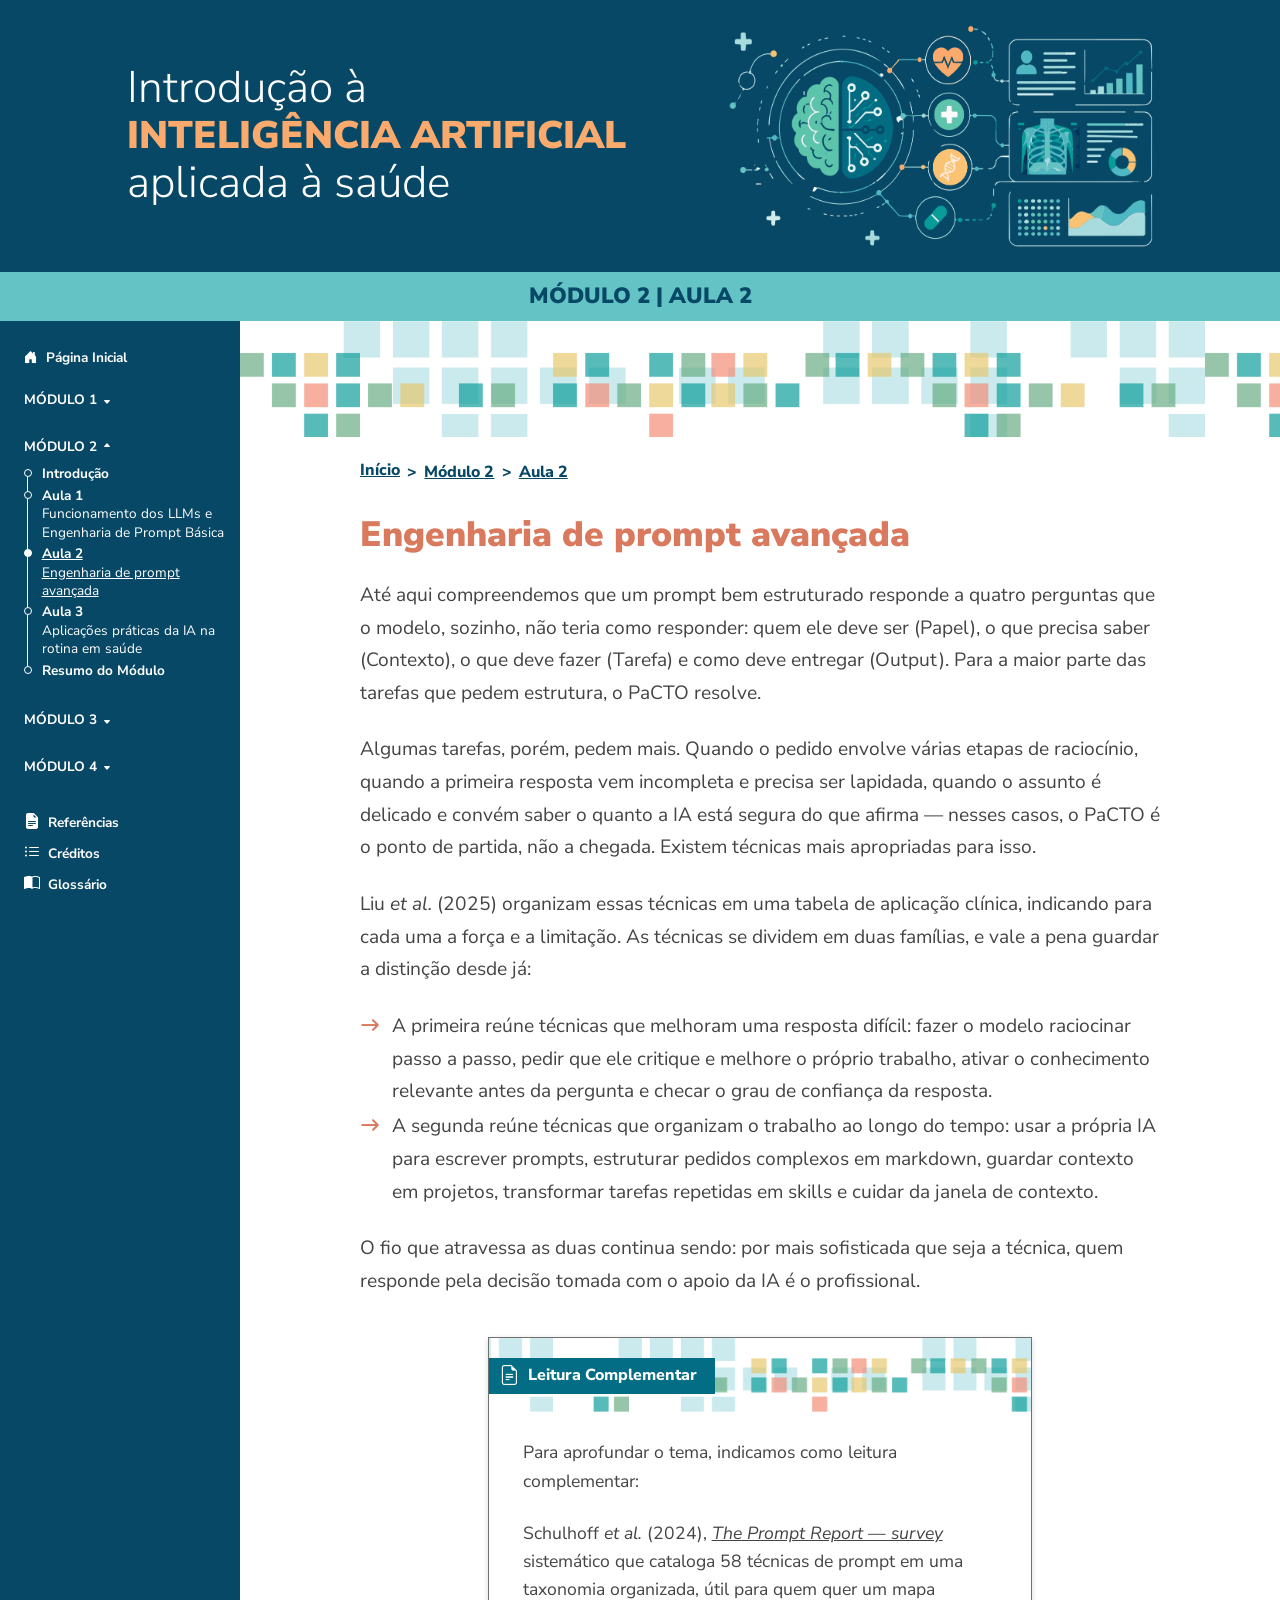
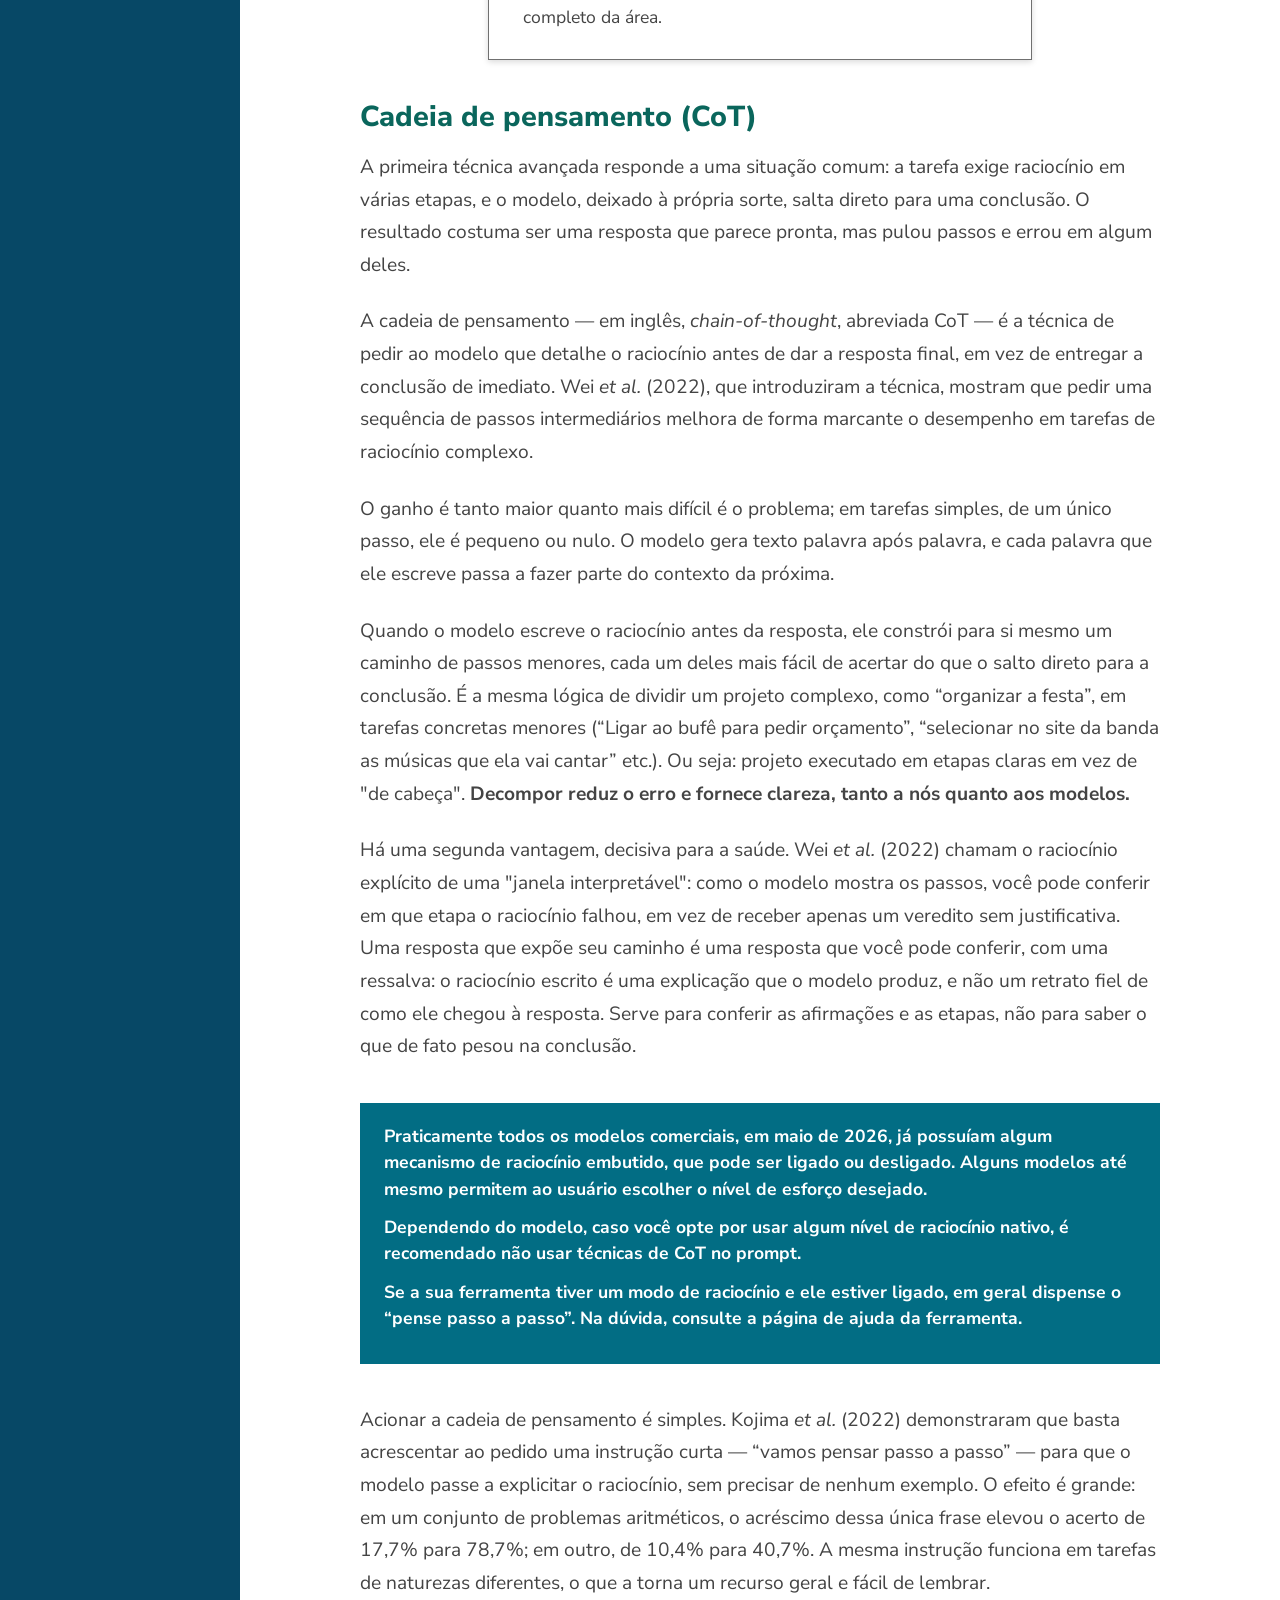
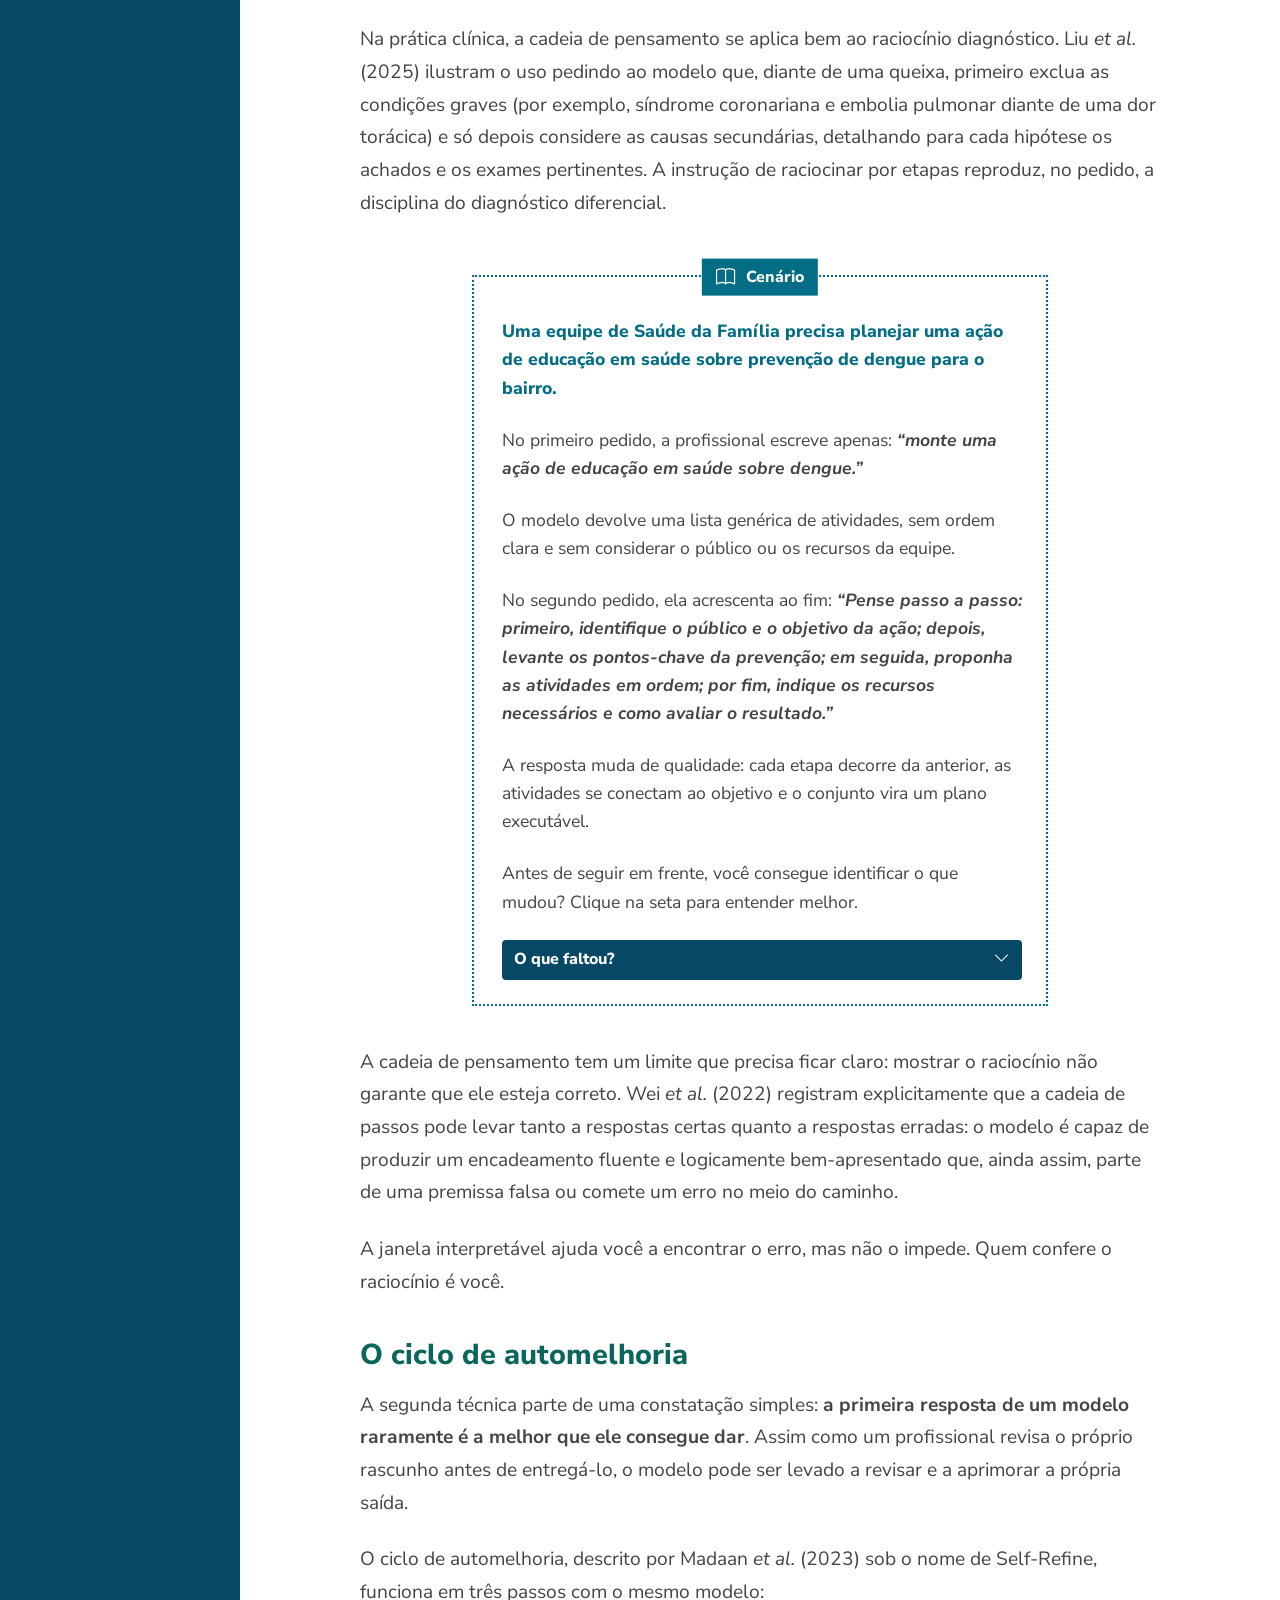
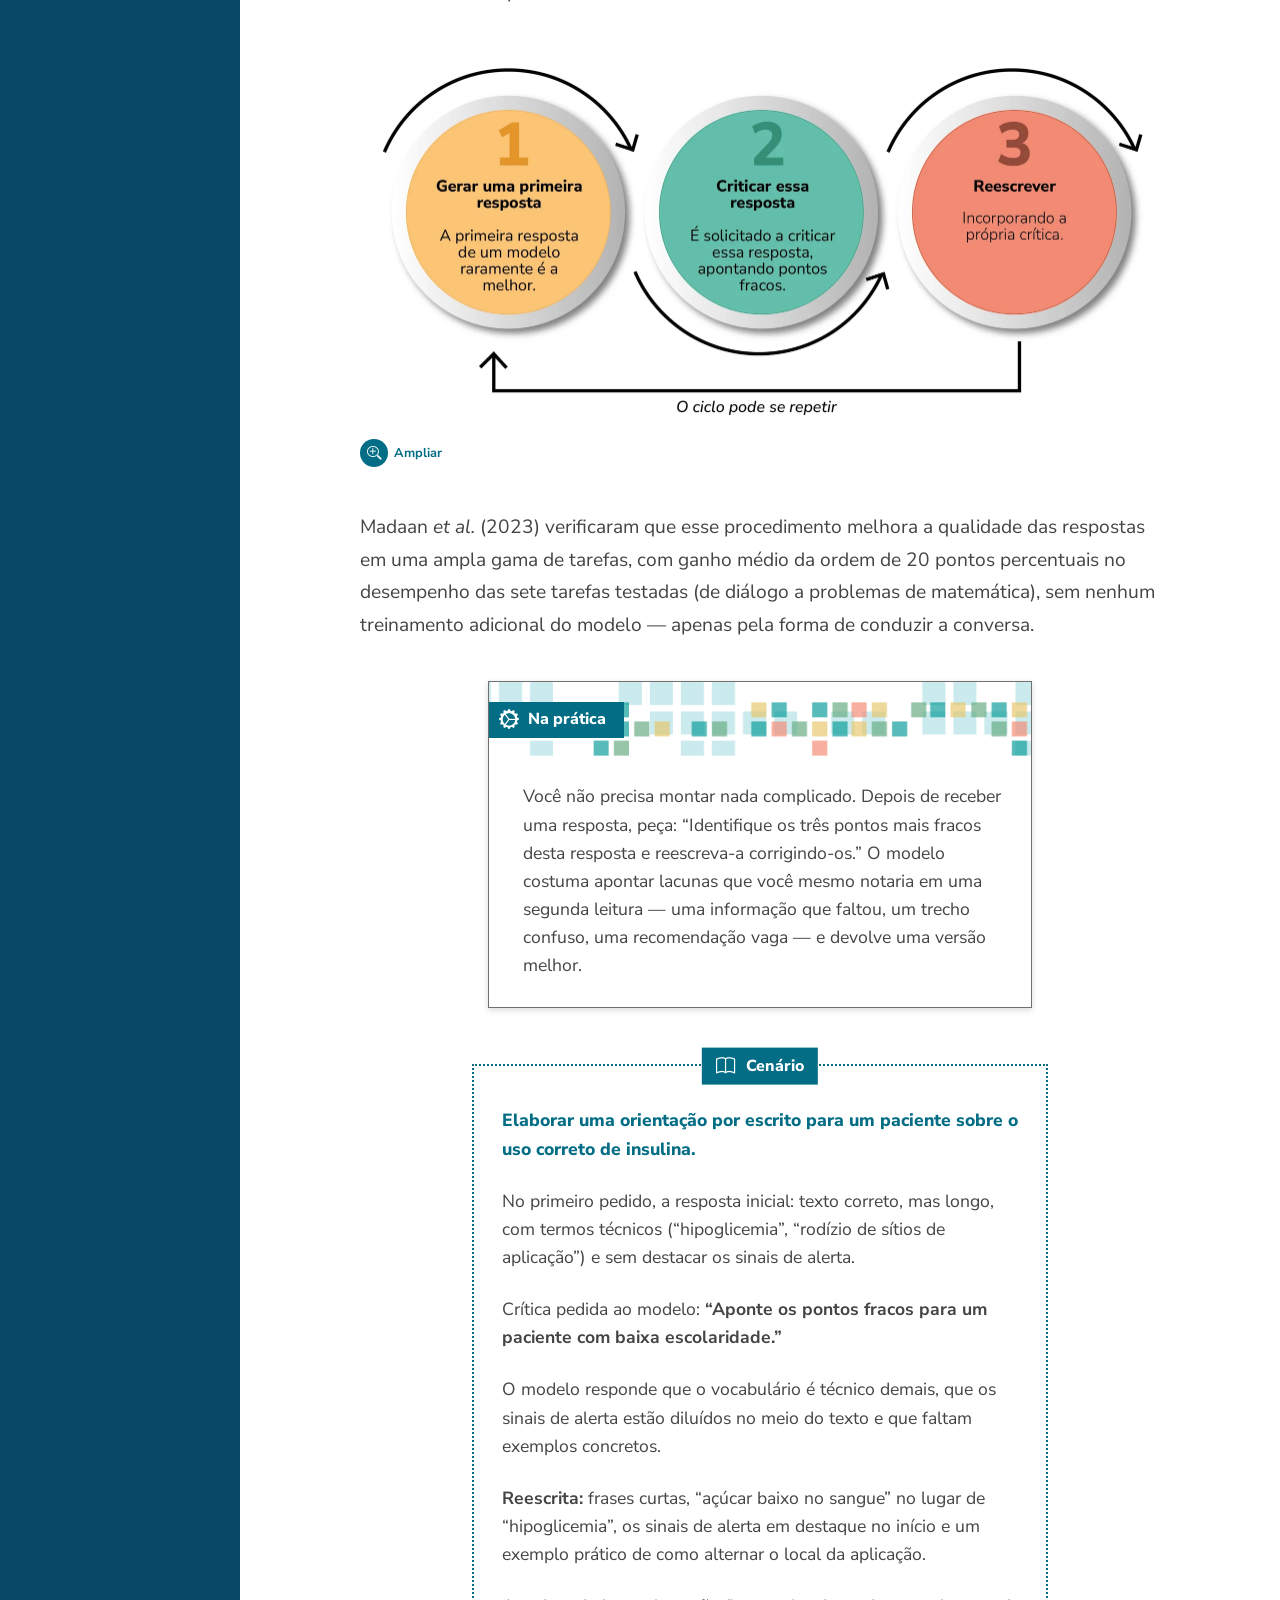
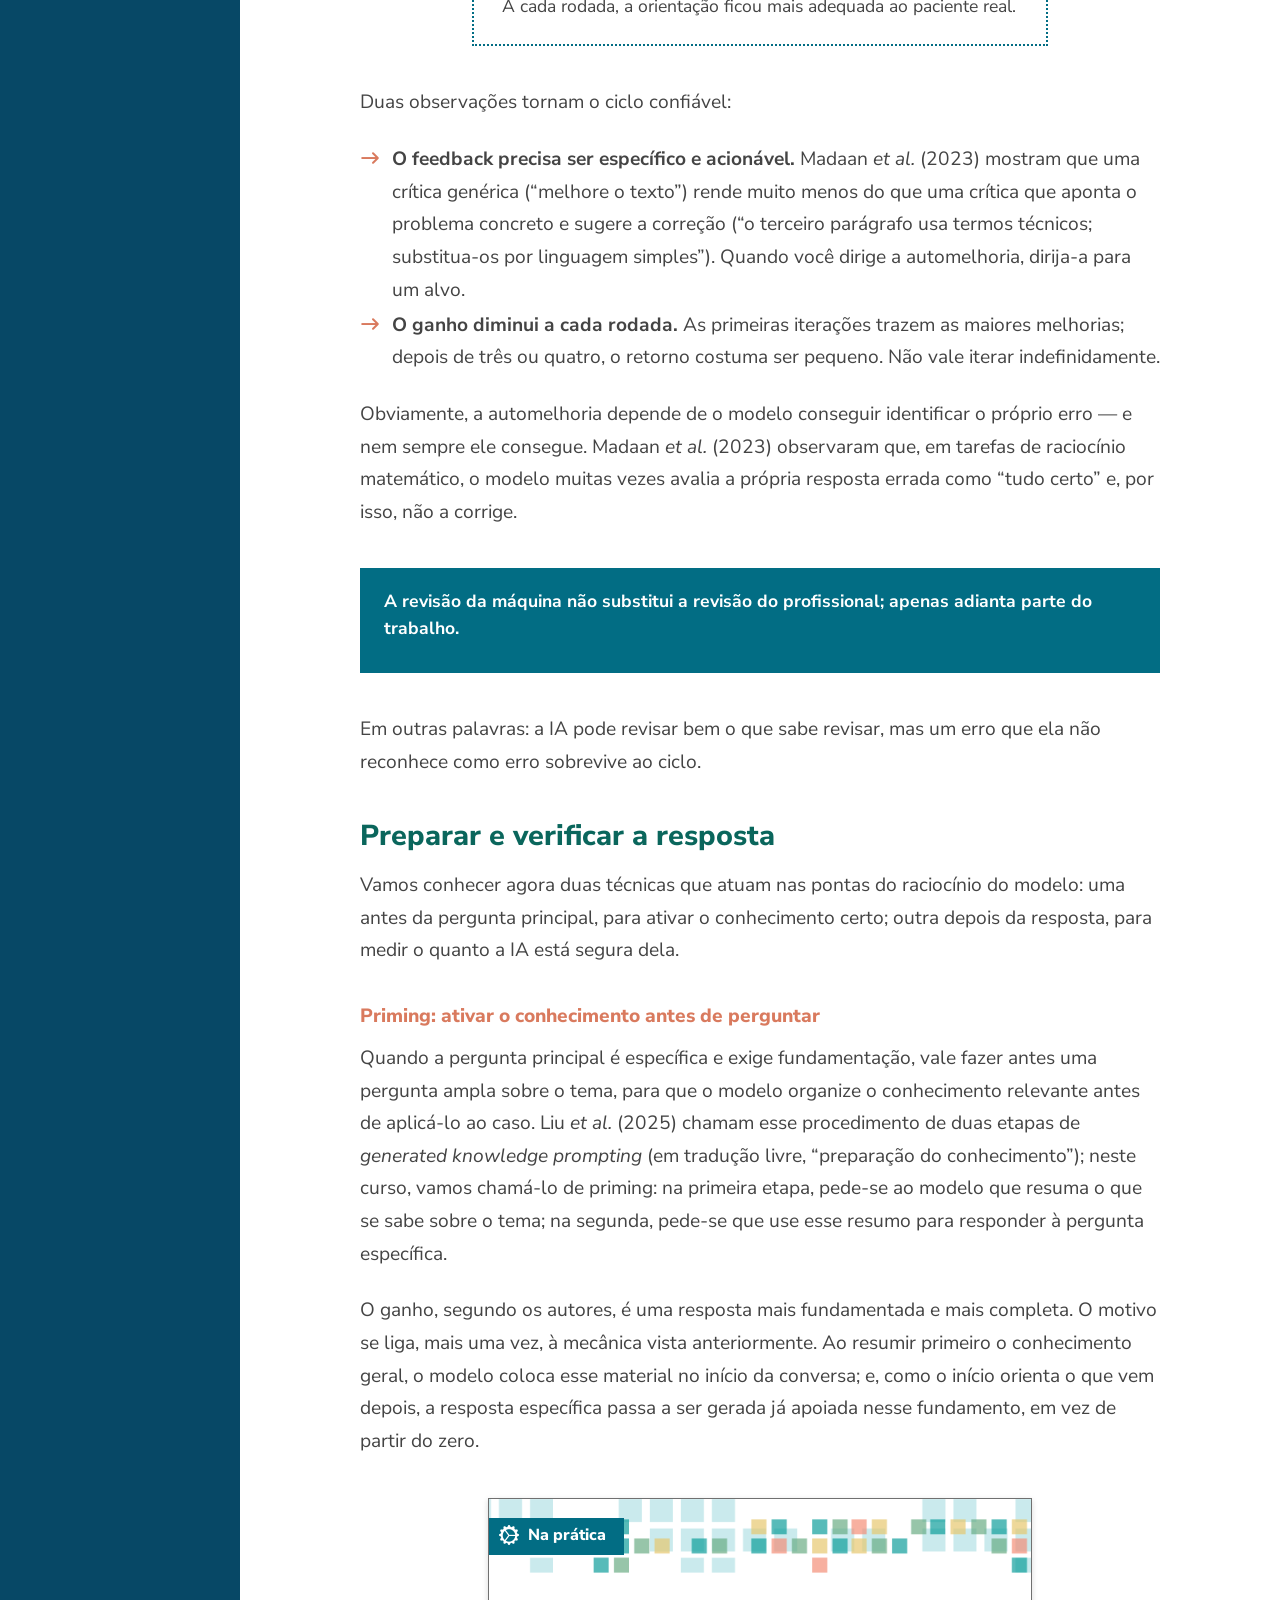
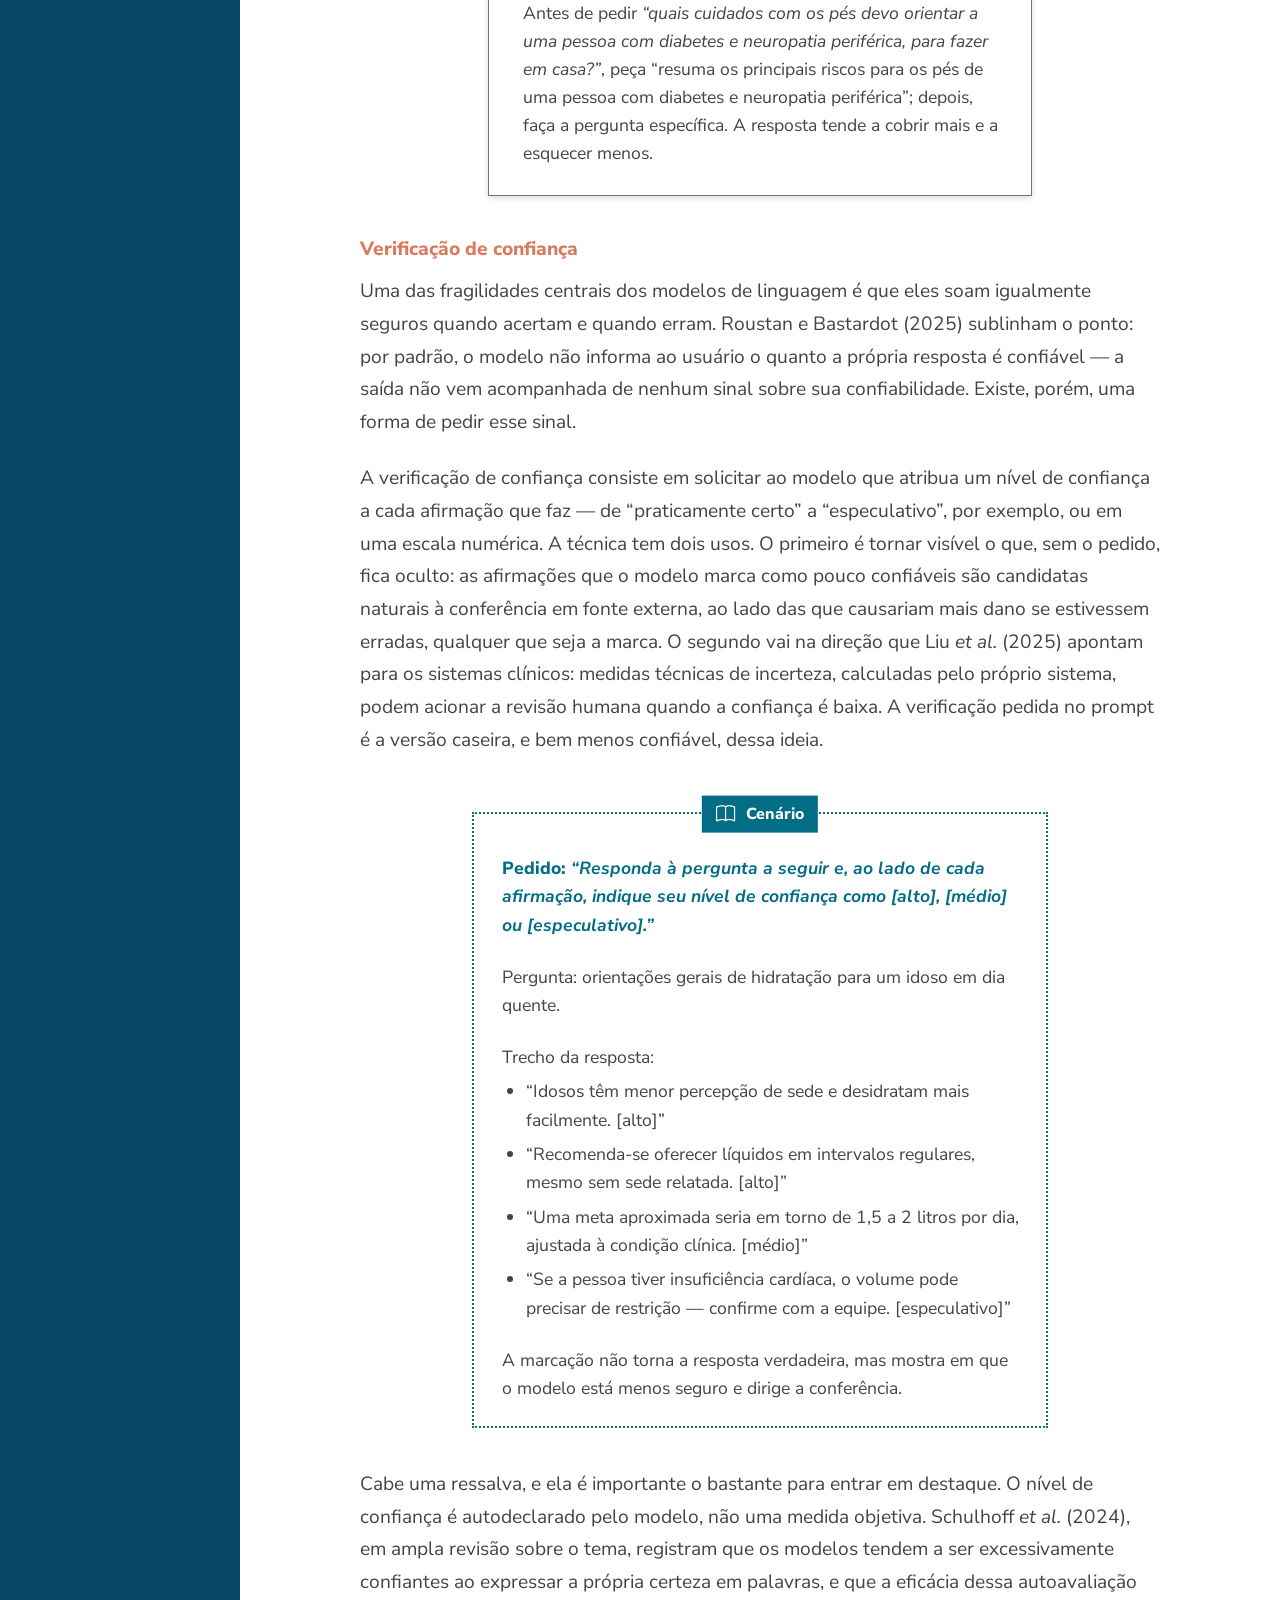
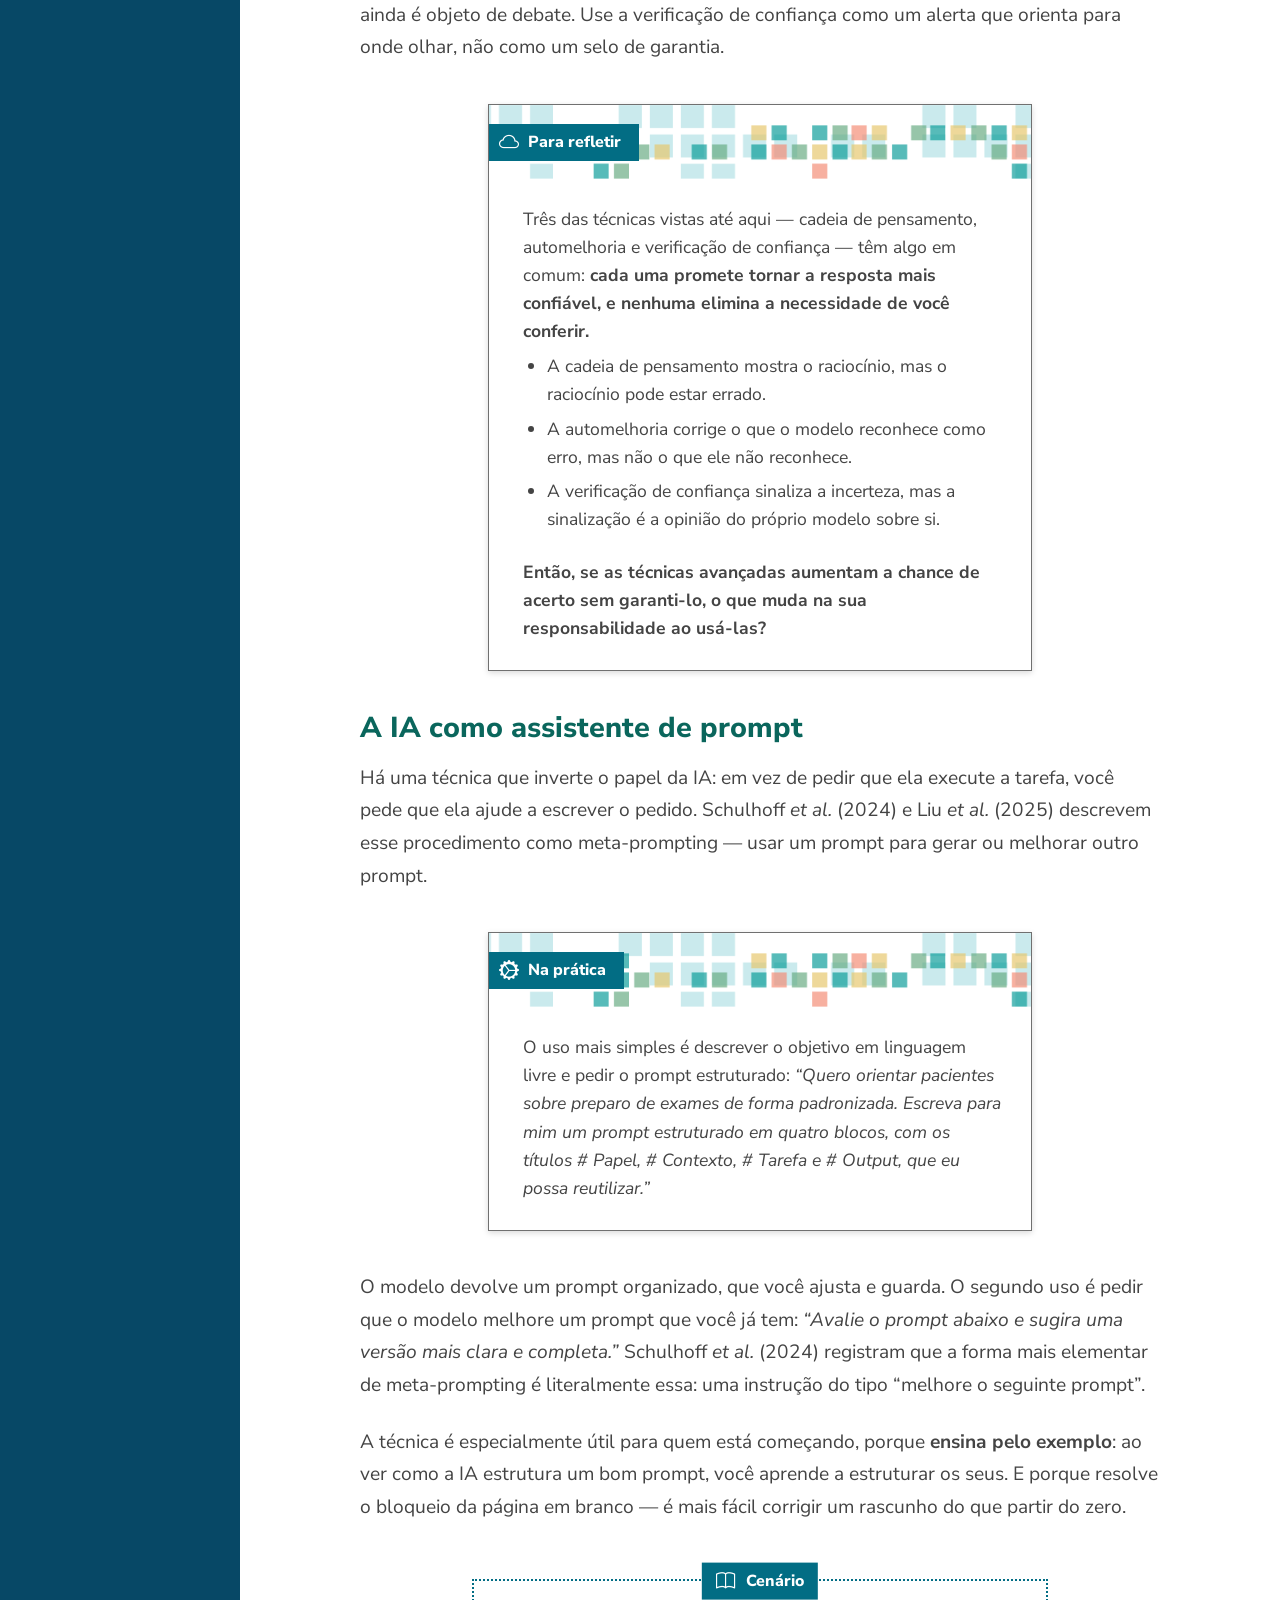
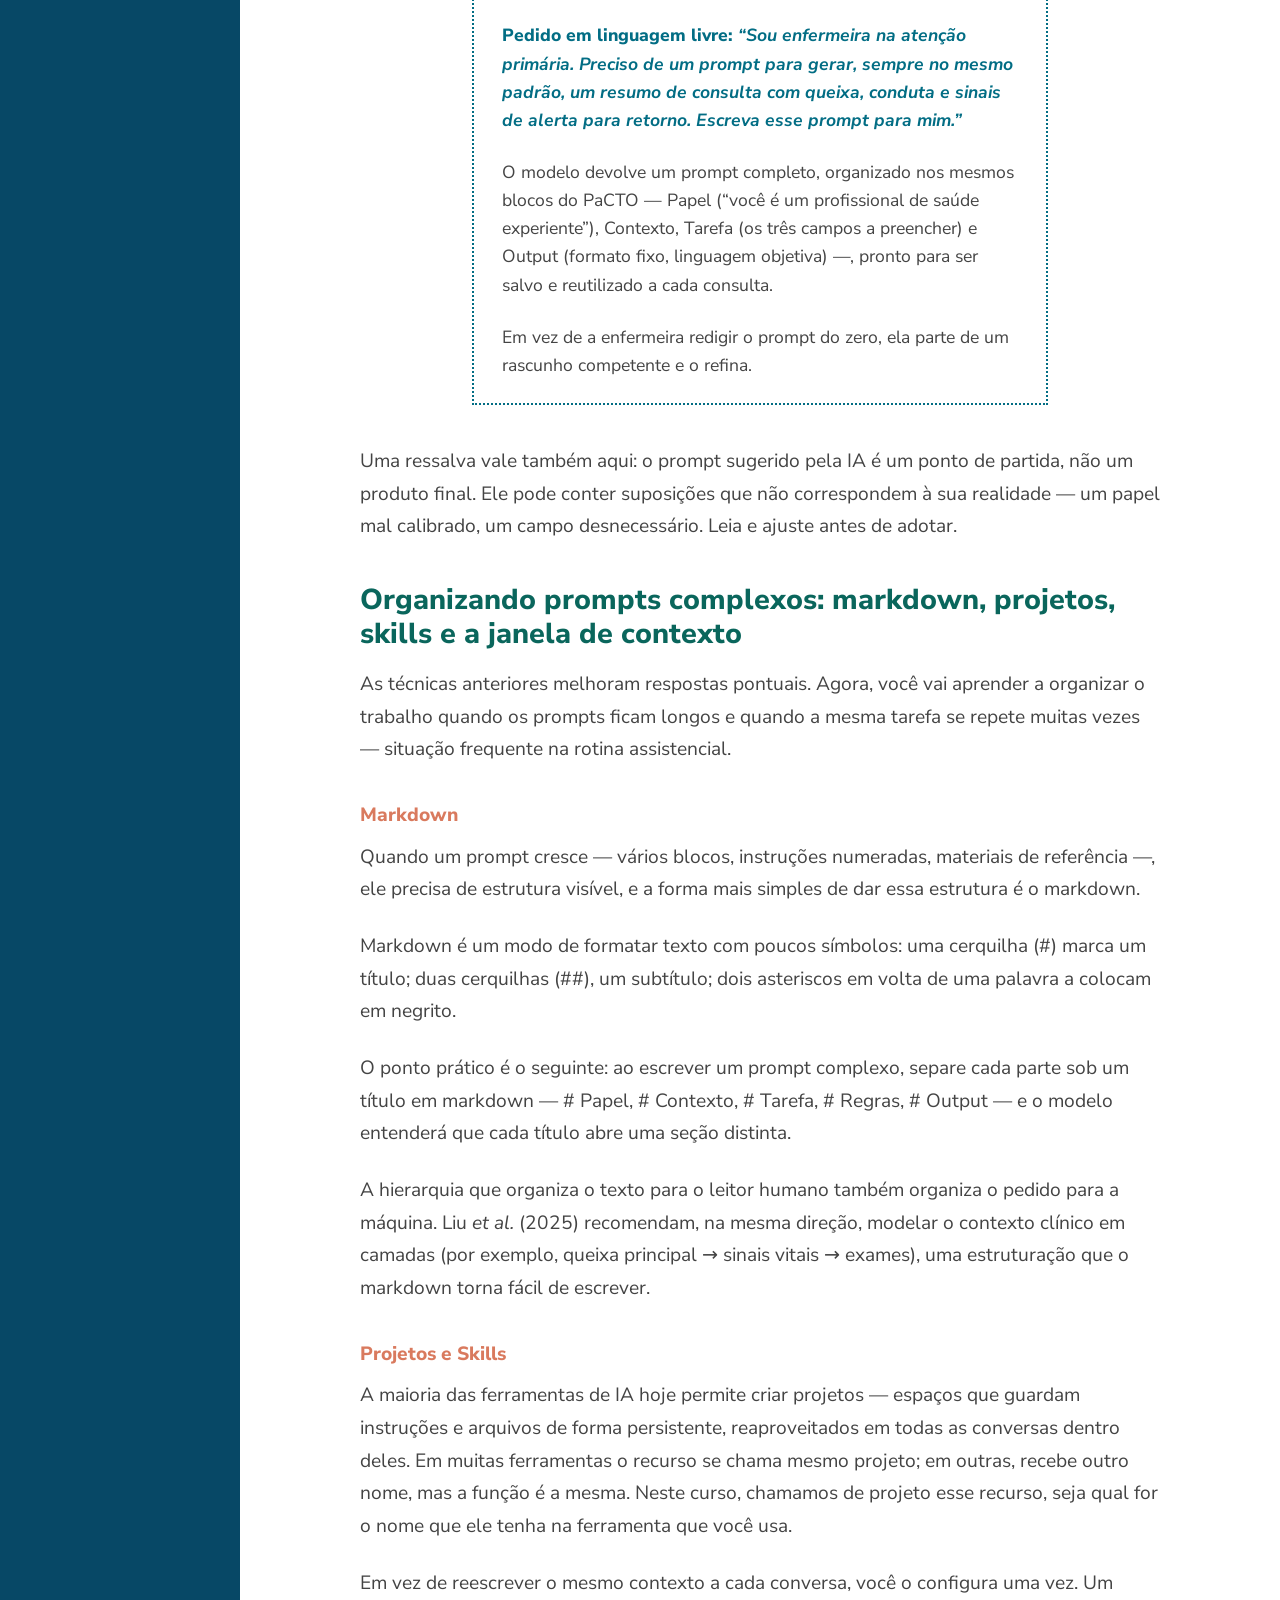
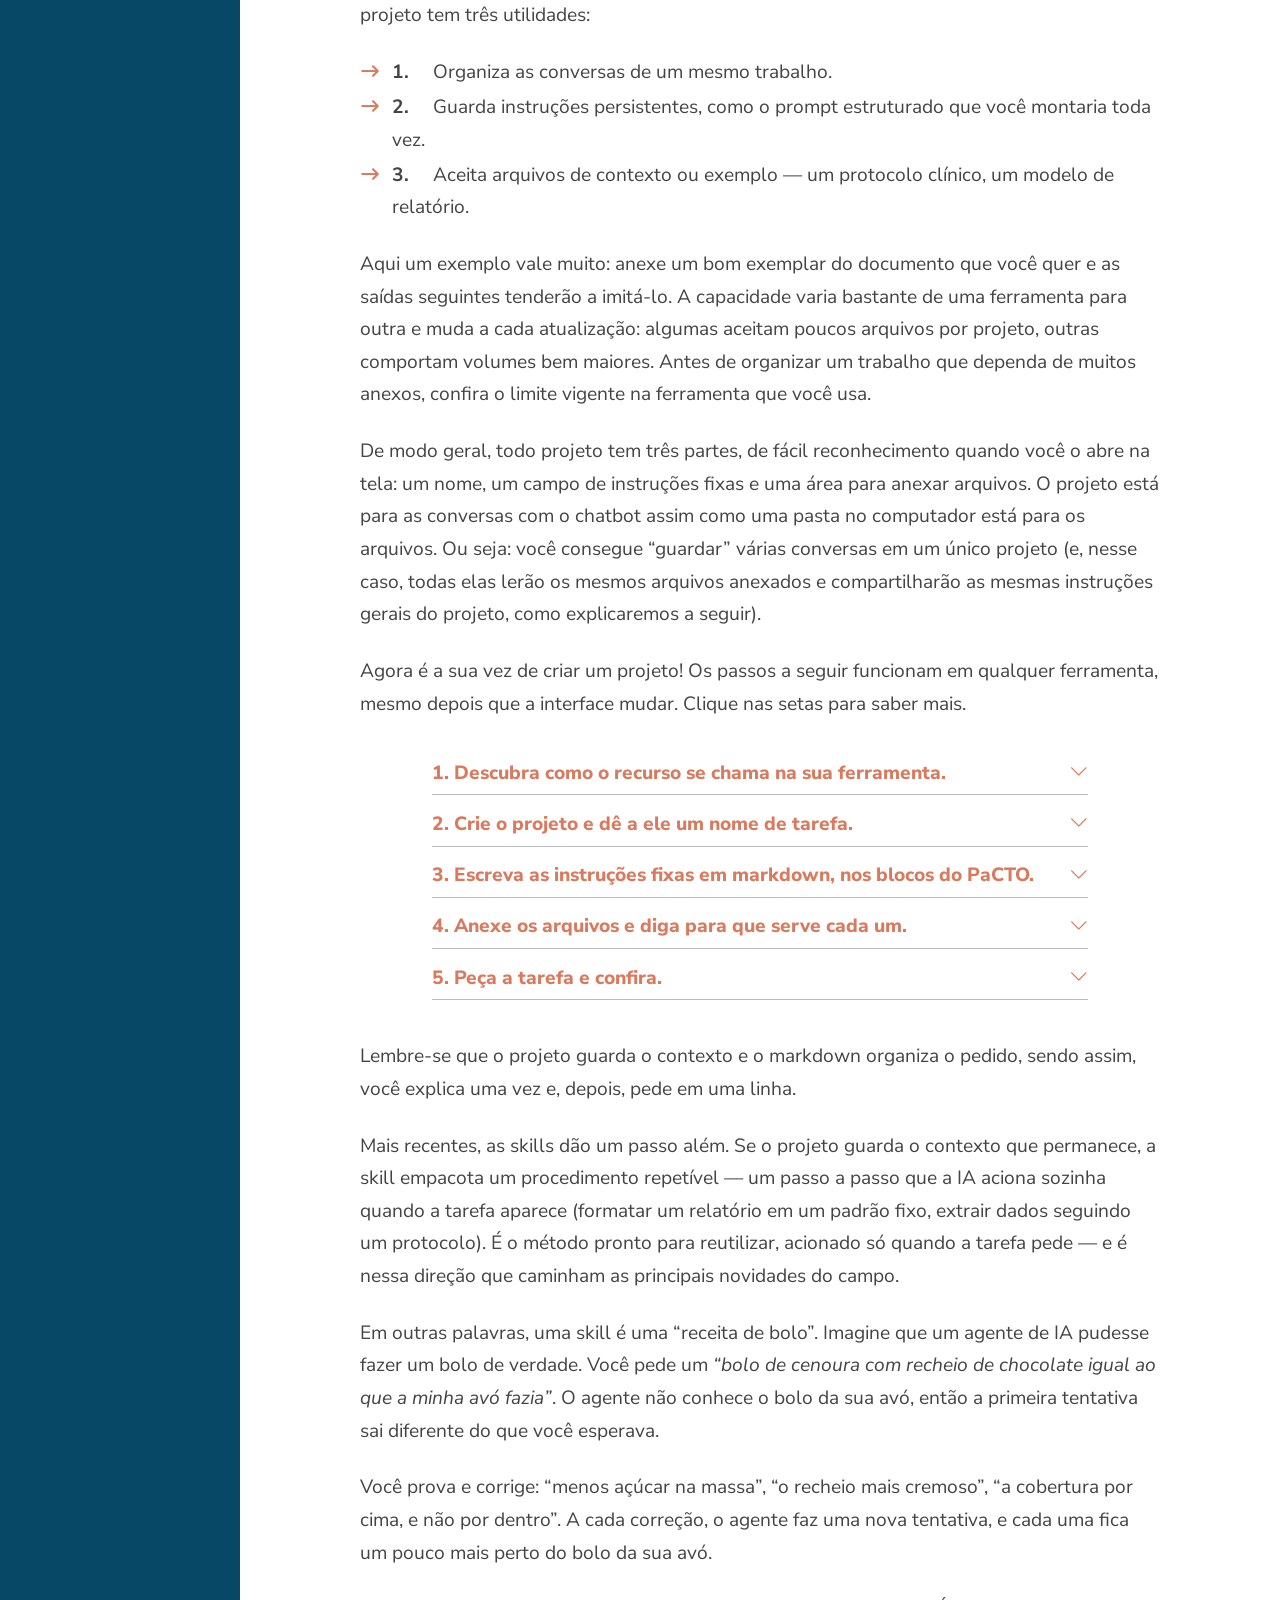
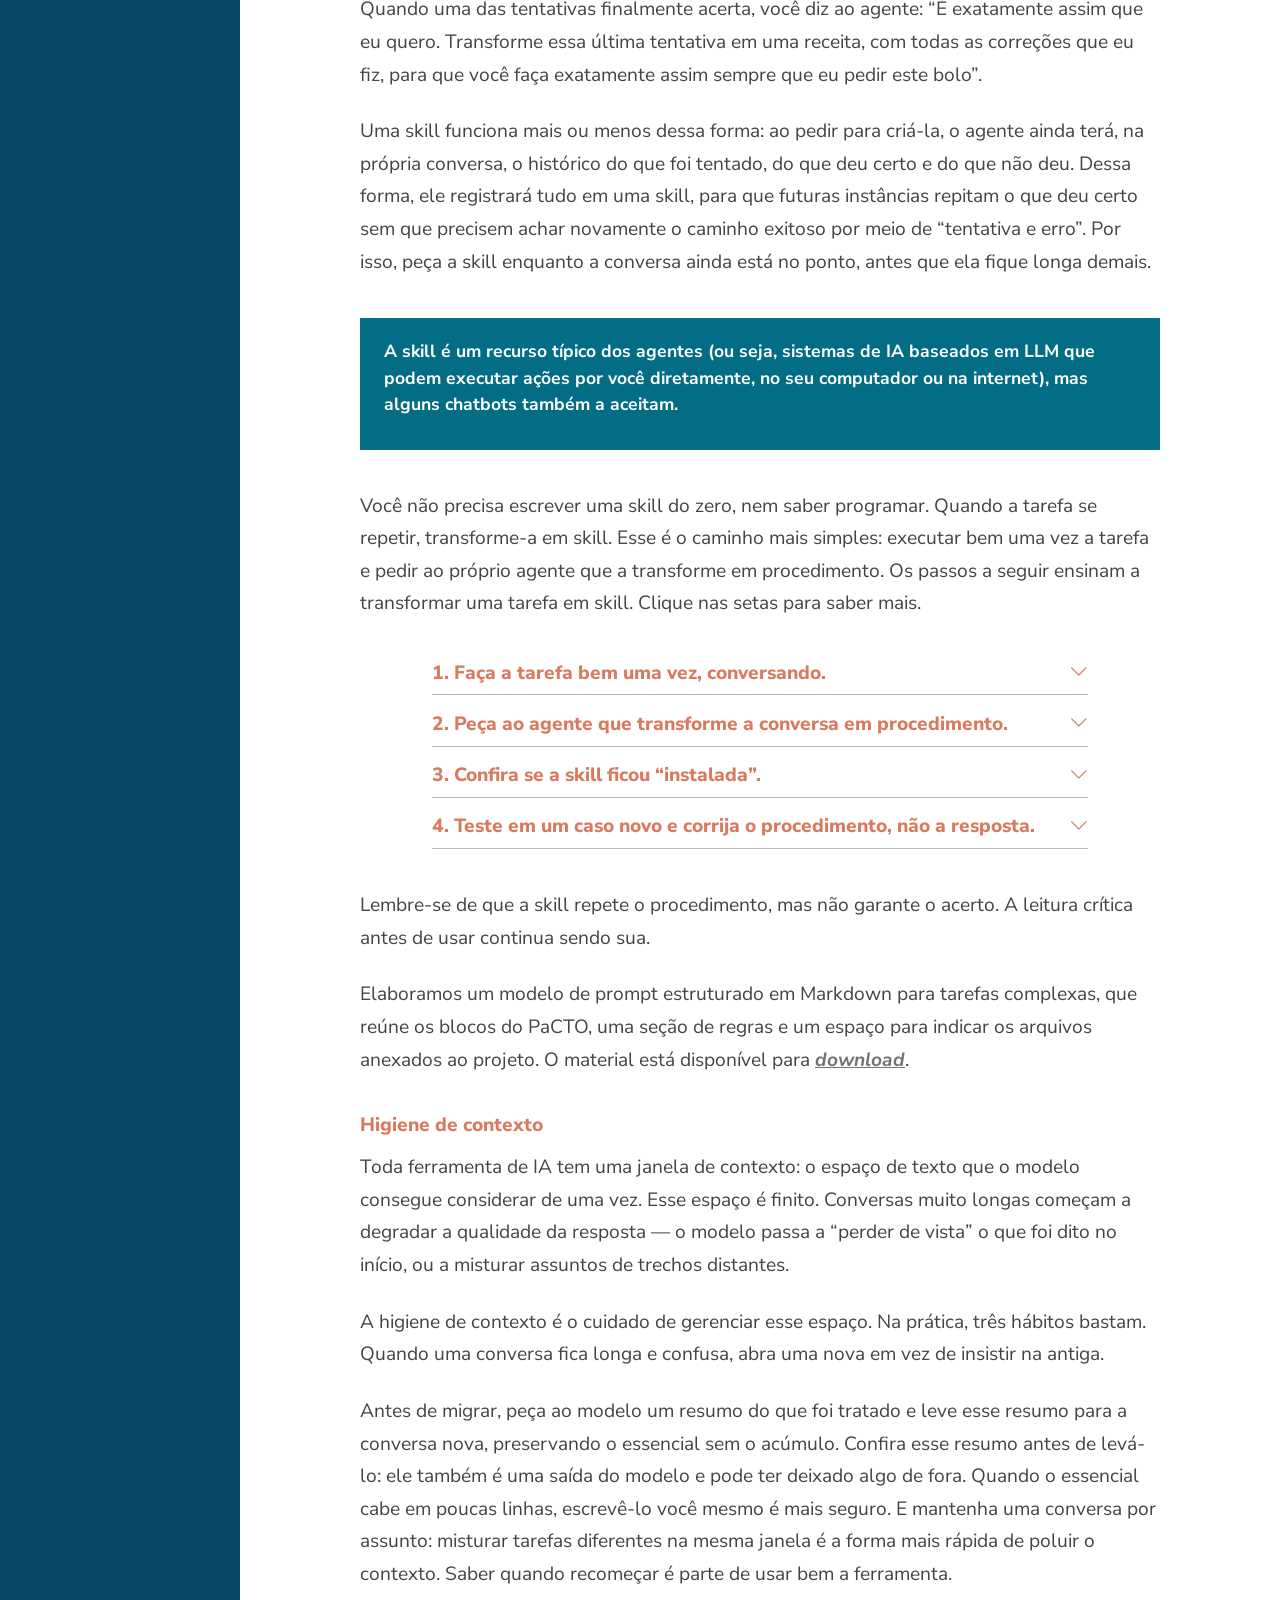
<file: modulo2/aula2.html>
<!DOCTYPE html>
<html lang="pt-BR">

<head>
  <meta charset="utf-8">
  <meta name="viewport" content="width=device-width, initial-scale=1">
  <title></title>
  <link rel="stylesheet" href="../assets/css/curso.css">
</head>

<body>
  <curso-pagina>
    <h1>Engenharia de prompt avançada</h1>

    <p>Até aqui compreendemos que um prompt bem estruturado responde a quatro perguntas que o modelo, sozinho, não teria
      como responder: quem ele deve ser (Papel), o que precisa saber (Contexto), o que deve fazer (Tarefa) e como deve
      entregar (Output). Para a maior parte das tarefas que pedem estrutura, o PaCTO resolve.</p>
    <p>Algumas tarefas, porém, pedem mais. Quando o pedido envolve várias etapas de raciocínio, quando a primeira
      resposta vem incompleta e precisa ser lapidada, quando o assunto é delicado e convém saber o quanto a IA está
      segura do que afirma — nesses casos, o PaCTO é o ponto de partida, não a chegada. Existem técnicas mais
      apropriadas para isso.</p>
    <p>Liu <i>et al.</i> (2025) organizam essas técnicas em uma tabela de aplicação clínica, indicando para cada uma a
      força e a limitação. As técnicas se dividem em duas famílias, e vale a pena guardar a distinção desde já:</p>
    <ul class="lista-setas">
      <li>A primeira reúne técnicas que melhoram uma resposta difícil: fazer o modelo raciocinar passo a passo, pedir
        que ele critique e melhore o próprio trabalho, ativar o conhecimento relevante antes da pergunta e checar o grau
        de confiança da resposta.</li>
      <li>A segunda reúne técnicas que organizam o trabalho ao longo do tempo: usar a própria IA para escrever prompts,
        estruturar pedidos complexos em markdown, guardar contexto em projetos, transformar tarefas repetidas em skills
        e cuidar da janela de contexto.</li>
    </ul>
    <p>O fio que atravessa as duas continua sendo: por mais sofisticada que seja a técnica, quem responde pela decisão
      tomada com o apoio da IA é o profissional.</p>

    <curso-caixa tipo="leitura">
      <p>Para aprofundar o tema, indicamos como leitura complementar:</p>
      <p>Schulhoff <i>et al.</i> (2024), <a href="https://arxiv.org/abs/2406.06608" target="_blank"
          rel="noopener"><em>The Prompt Report — survey</em></a> sistemático que cataloga 58 técnicas de prompt em uma
        taxonomia organizada, útil para quem quer um mapa completo da área.</p>
    </curso-caixa>

    <h2>Cadeia de pensamento (CoT)</h2>
    <p>A primeira técnica avançada responde a uma situação comum: a tarefa exige raciocínio em várias etapas, e o
      modelo, deixado à própria sorte, salta direto para uma conclusão. O resultado costuma ser uma resposta que parece
      pronta, mas pulou passos e errou em algum deles.</p>
    <p>A cadeia de pensamento — em inglês, <i>chain-of-thought</i>, abreviada CoT — é a técnica de pedir ao modelo que
      detalhe o raciocínio antes de dar a resposta final, em vez de entregar a conclusão de imediato. Wei <i>et al.</i>
      (2022), que introduziram a técnica, mostram que pedir uma sequência de passos intermediários melhora de forma
      marcante o desempenho em tarefas de raciocínio complexo.</p>
    <p>O ganho é tanto maior quanto mais difícil é o problema; em tarefas simples, de um único passo, ele é pequeno ou
      nulo. O modelo gera texto palavra após palavra, e cada palavra que ele escreve passa a fazer parte do contexto da
      próxima.</p>
    <p>Quando o modelo escreve o raciocínio antes da resposta, ele constrói para si mesmo um caminho de passos menores,
      cada um deles mais fácil de acertar do que o salto direto para a conclusão. É a mesma lógica de dividir um projeto
      complexo, como “organizar a festa”, em tarefas concretas menores (“Ligar ao bufê para pedir orçamento”,
      “selecionar no site da banda as músicas que ela vai cantar” etc.). Ou seja: projeto executado em etapas claras em
      vez de "de cabeça". <strong>Decompor reduz o erro e fornece clareza, tanto a nós quanto aos modelos.</strong></p>
    <p>Há uma segunda vantagem, decisiva para a saúde. Wei <i>et al.</i> (2022) chamam o raciocínio explícito de uma
      "janela interpretável": como o modelo mostra os passos, você pode conferir em que etapa o raciocínio falhou, em
      vez de receber apenas um veredito sem justificativa. Uma resposta que expõe seu caminho é uma resposta que você
      pode conferir, com uma ressalva: o raciocínio escrito é uma explicação que o modelo produz, e não um retrato fiel
      de como ele chegou à resposta. Serve para conferir as afirmações e as etapas, não para saber o que de fato pesou
      na conclusão.</p>

    <curso-nota>
      <p>Praticamente todos os modelos comerciais, em maio de 2026, já possuíam algum mecanismo de raciocínio embutido,
        que pode ser ligado ou desligado. Alguns modelos até mesmo permitem ao usuário escolher o nível de esforço
        desejado.</p>
      <p>Dependendo do modelo, caso você opte por usar algum nível de raciocínio nativo, é recomendado não usar técnicas
        de CoT no prompt.</p>
      <p>Se a sua ferramenta tiver um modo de raciocínio e ele estiver ligado, em geral dispense o “pense passo a
        passo”. Na dúvida, consulte a página de ajuda da ferramenta.</p>
    </curso-nota>

    <p>Acionar a cadeia de pensamento é simples. Kojima <i>et al.</i> (2022) demonstraram que basta acrescentar ao
      pedido uma instrução curta — “vamos pensar passo a passo” — para que o modelo passe a explicitar o raciocínio, sem
      precisar de nenhum exemplo. O efeito é grande: em um conjunto de problemas aritméticos, o acréscimo dessa única
      frase elevou o acerto de 17,7% para 78,7%; em outro, de 10,4% para 40,7%. A mesma instrução funciona em tarefas de
      naturezas diferentes, o que a torna um recurso geral e fácil de lembrar.</p>
    <p>Na prática clínica, a cadeia de pensamento se aplica bem ao raciocínio diagnóstico. Liu <i>et al.</i> (2025)
      ilustram o uso pedindo ao modelo que, diante de uma queixa, primeiro exclua as condições graves (por exemplo,
      síndrome coronariana e embolia pulmonar diante de uma dor torácica) e só depois considere as causas secundárias,
      detalhando para cada hipótese os achados e os exames pertinentes. A instrução de raciocinar por etapas reproduz,
      no pedido, a disciplina do diagnóstico diferencial.</p>

    <curso-caixa tipo="cenario">
      <p class="cenario__titulo">Uma equipe de Saúde da Família precisa planejar uma ação de educação em saúde sobre
        prevenção de dengue para o bairro.</p>
      <p>No primeiro pedido, a profissional escreve apenas: <strong><em>“monte uma ação de educação em saúde sobre
            dengue.”</em></strong></p>
      <p>O modelo devolve uma lista genérica de atividades, sem ordem clara e sem considerar o público ou os recursos da
        equipe.</p>
      <p>No segundo pedido, ela acrescenta ao fim: <strong><em>“Pense passo a passo: primeiro, identifique o público e o
            objetivo da ação; depois, levante os pontos-chave da prevenção; em seguida, proponha as atividades em ordem;
            por fim, indique os recursos necessários e como avaliar o resultado.”</em></strong></p>
      <p>A resposta muda de qualidade: cada etapa decorre da anterior, as atividades se conectam ao objetivo e o
        conjunto vira um plano executável.</p>
      <p>Antes de seguir em frente, você consegue identificar o que mudou? Clique na seta para entender melhor.</p>
      <curso-revelar titulo="O que faltou?">
        <p>Na segunda versão, o modelo construiu o raciocínio antes de propor, e cada passo intermediário sustentou o
          seguinte.</p>
      </curso-revelar>
    </curso-caixa>

    <p>A cadeia de pensamento tem um limite que precisa ficar claro: mostrar o raciocínio não garante que ele esteja
      correto. Wei <i>et al.</i> (2022) registram explicitamente que a cadeia de passos pode levar tanto a respostas
      certas quanto a respostas erradas: o modelo é capaz de produzir um encadeamento fluente e logicamente
      bem-apresentado que, ainda assim, parte de uma premissa falsa ou comete um erro no meio do caminho.</p>
    <p>A janela interpretável ajuda você a encontrar o erro, mas não o impede. Quem confere o raciocínio é você.</p>

    <h2>O ciclo de automelhoria</h2>
    <p>A segunda técnica parte de uma constatação simples: <strong>a primeira resposta de um modelo raramente é a melhor
        que ele consegue dar</strong>. Assim como um profissional revisa o próprio rascunho antes de entregá-lo, o
      modelo pode ser levado a revisar e a aprimorar a própria saída.</p>
    <p>O ciclo de automelhoria, descrito por Madaan <i>et al.</i> (2023) sob o nome de Self-Refine, funciona em três
      passos com o mesmo modelo:</p>

    <curso-figura larga src="img/a2-ciclo-automelhoria.webp"
      alt="Ciclo de automelhoria em três passos, descrito a seguir.">
      <curso-audiodescricao>
        <p>Três círculos ligados por setas. 1, Gerar uma primeira resposta: a primeira resposta de um modelo raramente é
          a melhor. 2, Criticar essa resposta: é solicitado a criticar essa resposta, apontando pontos fracos. 3,
          Reescrever: incorporando a própria crítica. Uma seta volta do passo 3 ao passo 1, com a legenda “O ciclo pode
          se repetir”.</p>
      </curso-audiodescricao>
    </curso-figura>

    <p>Madaan <i>et al.</i> (2023) verificaram que esse procedimento melhora a qualidade das respostas em uma ampla gama
      de tarefas, com ganho médio da ordem de 20 pontos percentuais no desempenho das sete tarefas testadas (de diálogo
      a problemas de matemática), sem nenhum treinamento adicional do modelo — apenas pela forma de conduzir a conversa.
    </p>

    <curso-caixa tipo="pratica">
      <p>Você não precisa montar nada complicado. Depois de receber uma resposta, peça: “Identifique os três pontos mais
        fracos desta resposta e reescreva-a corrigindo-os.” O modelo costuma apontar lacunas que você mesmo notaria em
        uma segunda leitura — uma informação que faltou, um trecho confuso, uma recomendação vaga — e devolve uma versão
        melhor.</p>
    </curso-caixa>

    <curso-caixa tipo="cenario">
      <p class="cenario__titulo">Elaborar uma orientação por escrito para um paciente sobre o uso correto de insulina.
      </p>
      <p>No primeiro pedido, a resposta inicial: texto correto, mas longo, com termos técnicos (“hipoglicemia”, “rodízio
        de sítios de aplicação”) e sem destacar os sinais de alerta.</p>
      <p>Crítica pedida ao modelo: <strong>“Aponte os pontos fracos para um paciente com baixa escolaridade.”</strong>
      </p>
      <p>O modelo responde que o vocabulário é técnico demais, que os sinais de alerta estão diluídos no meio do texto e
        que faltam exemplos concretos.</p>
      <p><strong>Reescrita:</strong> frases curtas, “açúcar baixo no sangue” no lugar de “hipoglicemia”, os sinais de
        alerta em destaque no início e um exemplo prático de como alternar o local da aplicação.</p>
      <p>A cada rodada, a orientação ficou mais adequada ao paciente real.</p>
    </curso-caixa>

    <p>Duas observações tornam o ciclo confiável:</p>
    <ul class="lista-setas">
      <li><strong>O feedback precisa ser específico e acionável.</strong> Madaan <i>et al.</i> (2023) mostram que uma
        crítica genérica (“melhore o texto”) rende muito menos do que uma crítica que aponta o problema concreto e
        sugere a correção (“o terceiro parágrafo usa termos técnicos; substitua-os por linguagem simples”). Quando você
        dirige a automelhoria, dirija-a para um alvo.</li>
      <li><strong>O ganho diminui a cada rodada.</strong> As primeiras iterações trazem as maiores melhorias; depois de
        três ou quatro, o retorno costuma ser pequeno. Não vale iterar indefinidamente.</li>
    </ul>
    <p>Obviamente, a automelhoria depende de o modelo conseguir identificar o próprio erro — e nem sempre ele consegue.
      Madaan <i>et al.</i> (2023) observaram que, em tarefas de raciocínio matemático, o modelo muitas vezes avalia a
      própria resposta errada como “tudo certo” e, por isso, não a corrige.</p>

    <curso-nota>
      <p>A revisão da máquina não substitui a revisão do profissional; apenas adianta parte do trabalho.</p>
    </curso-nota>

    <p>Em outras palavras: a IA pode revisar bem o que sabe revisar, mas um erro que ela não reconhece como erro
      sobrevive ao ciclo.</p>

    <h2>Preparar e verificar a resposta</h2>
    <p>Vamos conhecer agora duas técnicas que atuam nas pontas do raciocínio do modelo: uma antes da pergunta principal,
      para ativar o conhecimento certo; outra depois da resposta, para medir o quanto a IA está segura dela.</p>

    <h3>Priming: ativar o conhecimento antes de perguntar</h3>
    <p>Quando a pergunta principal é específica e exige fundamentação, vale fazer antes uma pergunta ampla sobre o tema,
      para que o modelo organize o conhecimento relevante antes de aplicá-lo ao caso. Liu <i>et al.</i> (2025) chamam
      esse procedimento de duas etapas de <i>generated knowledge prompting</i> (em tradução livre, “preparação do
      conhecimento”); neste curso, vamos chamá-lo de priming: na primeira etapa, pede-se ao modelo que resuma o que se
      sabe sobre o tema; na segunda, pede-se que use esse resumo para responder à pergunta específica.</p>
    <p>O ganho, segundo os autores, é uma resposta mais fundamentada e mais completa. O motivo se liga, mais uma vez, à
      mecânica vista anteriormente. Ao resumir primeiro o conhecimento geral, o modelo coloca esse material no início da
      conversa; e, como o início orienta o que vem depois, a resposta específica passa a ser gerada já apoiada nesse
      fundamento, em vez de partir do zero.</p>

    <curso-caixa tipo="pratica">
      <p>Antes de pedir <i>“quais cuidados com os pés devo orientar a uma pessoa com diabetes e neuropatia periférica,
          para fazer em casa?”</i>, peça “resuma os principais riscos para os pés de uma pessoa com diabetes e
        neuropatia periférica”; depois, faça a pergunta específica. A resposta tende a cobrir mais e a esquecer menos.
      </p>
    </curso-caixa>

    <h3>Verificação de confiança</h3>
    <p>Uma das fragilidades centrais dos modelos de linguagem é que eles soam igualmente seguros quando acertam e quando
      erram. Roustan e Bastardot (2025) sublinham o ponto: por padrão, o modelo não informa ao usuário o quanto a
      própria resposta é confiável — a saída não vem acompanhada de nenhum sinal sobre sua confiabilidade. Existe,
      porém, uma forma de pedir esse sinal.</p>
    <p>A verificação de confiança consiste em solicitar ao modelo que atribua um nível de confiança a cada afirmação que
      faz — de “praticamente certo” a “especulativo”, por exemplo, ou em uma escala numérica. A técnica tem dois usos. O
      primeiro é tornar visível o que, sem o pedido, fica oculto: as afirmações que o modelo marca como pouco confiáveis
      são candidatas naturais à conferência em fonte externa, ao lado das que causariam mais dano se estivessem erradas,
      qualquer que seja a marca. O segundo vai na direção que Liu <i>et al.</i> (2025) apontam para os sistemas
      clínicos: medidas técnicas de incerteza, calculadas pelo próprio sistema, podem acionar a revisão humana quando a
      confiança é baixa. A verificação pedida no prompt é a versão caseira, e bem menos confiável, dessa ideia.</p>

    <curso-caixa tipo="cenario">
      <p class="cenario__titulo">Pedido: <em>“Responda à pergunta a seguir e, ao lado de cada afirmação, indique seu
          nível de confiança como [alto], [médio] ou [especulativo].”</em></p>
      <p>Pergunta: orientações gerais de hidratação para um idoso em dia quente.</p>
      <p>Trecho da resposta:</p>
      <ul>
        <li>“Idosos têm menor percepção de sede e desidratam mais facilmente. [alto]”</li>
        <li>“Recomenda-se oferecer líquidos em intervalos regulares, mesmo sem sede relatada. [alto]”</li>
        <li>“Uma meta aproximada seria em torno de 1,5 a 2 litros por dia, ajustada à condição clínica. [médio]”</li>
        <li>“Se a pessoa tiver insuficiência cardíaca, o volume pode precisar de restrição — confirme com a equipe.
          [especulativo]”</li>
      </ul>
      <p>A marcação não torna a resposta verdadeira, mas mostra em que o modelo está menos seguro e dirige a
        conferência.</p>
    </curso-caixa>

    <p>Cabe uma ressalva, e ela é importante o bastante para entrar em destaque. O nível de confiança é autodeclarado
      pelo modelo, não uma medida objetiva. Schulhoff <i>et al.</i> (2024), em ampla revisão sobre o tema, registram que
      os modelos tendem a ser excessivamente confiantes ao expressar a própria certeza em palavras, e que a eficácia
      dessa autoavaliação ainda é objeto de debate. Use a verificação de confiança como um alerta que orienta para onde
      olhar, não como um selo de garantia.</p>

    <curso-caixa tipo="refletir">
      <p>Três das técnicas vistas até aqui — cadeia de pensamento, automelhoria e verificação de confiança — têm algo em
        comum: <strong>cada uma promete tornar a resposta mais confiável, e nenhuma elimina a necessidade de você
          conferir.</strong></p>
      <ul>
        <li>A cadeia de pensamento mostra o raciocínio, mas o raciocínio pode estar errado.</li>
        <li>A automelhoria corrige o que o modelo reconhece como erro, mas não o que ele não reconhece.</li>
        <li>A verificação de confiança sinaliza a incerteza, mas a sinalização é a opinião do próprio modelo sobre si.
        </li>
      </ul>
      <p><strong>Então, se as técnicas avançadas aumentam a chance de acerto sem garanti-lo, o que muda na sua
          responsabilidade ao usá-las?</strong></p>
    </curso-caixa>

    <h2>A IA como assistente de prompt</h2>
    <p>Há uma técnica que inverte o papel da IA: em vez de pedir que ela execute a tarefa, você pede que ela ajude a
      escrever o pedido. Schulhoff <i>et al.</i> (2024) e Liu <i>et al.</i> (2025) descrevem esse procedimento como
      meta-prompting — usar um prompt para gerar ou melhorar outro prompt.</p>

    <curso-caixa tipo="pratica">
      <p>O uso mais simples é descrever o objetivo em linguagem livre e pedir o prompt estruturado: <i>“Quero orientar
          pacientes sobre preparo de exames de forma padronizada. Escreva para mim um prompt estruturado em quatro
          blocos, com os títulos # Papel, # Contexto, # Tarefa e # Output, que eu possa reutilizar.”</i></p>
    </curso-caixa>

    <p>O modelo devolve um prompt organizado, que você ajusta e guarda. O segundo uso é pedir que o modelo melhore um
      prompt que você já tem: <i>“Avalie o prompt abaixo e sugira uma versão mais clara e completa.”</i> Schulhoff <i>et
        al.</i> (2024) registram que a forma mais elementar de meta-prompting é literalmente essa: uma instrução do tipo
      “melhore o seguinte prompt”.</p>
    <p>A técnica é especialmente útil para quem está começando, porque <strong>ensina pelo exemplo</strong>: ao ver como
      a IA estrutura um bom prompt, você aprende a estruturar os seus. E porque resolve o bloqueio da página em branco —
      é mais fácil corrigir um rascunho do que partir do zero.</p>

    <curso-caixa tipo="cenario">
      <p class="cenario__titulo">Pedido em linguagem livre: <em>“Sou enfermeira na atenção primária. Preciso de um
          prompt para gerar, sempre no mesmo padrão, um resumo de consulta com queixa, conduta e sinais de alerta para
          retorno. Escreva esse prompt para mim.”</em></p>
      <p>O modelo devolve um prompt completo, organizado nos mesmos blocos do PaCTO — Papel (“você é um profissional de
        saúde experiente”), Contexto, Tarefa (os três campos a preencher) e Output (formato fixo, linguagem objetiva) —,
        pronto para ser salvo e reutilizado a cada consulta.</p>
      <p>Em vez de a enfermeira redigir o prompt do zero, ela parte de um rascunho competente e o refina.</p>
    </curso-caixa>

    <p>Uma ressalva vale também aqui: o prompt sugerido pela IA é um ponto de partida, não um produto final. Ele pode
      conter suposições que não correspondem à sua realidade — um papel mal calibrado, um campo desnecessário. Leia e
      ajuste antes de adotar.</p>

    <h2>Organizando prompts complexos: markdown, projetos, skills e a janela de contexto</h2>
    <p>As técnicas anteriores melhoram respostas pontuais. Agora, você vai aprender a organizar o trabalho quando os
      prompts ficam longos e quando a mesma tarefa se repete muitas vezes — situação frequente na rotina assistencial.
    </p>

    <h3>Markdown</h3>
    <p>Quando um prompt cresce — vários blocos, instruções numeradas, materiais de referência —, ele precisa de
      estrutura visível, e a forma mais simples de dar essa estrutura é o markdown.</p>
    <p>Markdown é um modo de formatar texto com poucos símbolos: uma cerquilha (#) marca um título; duas cerquilhas
      (##), um subtítulo; dois asteriscos em volta de uma palavra a colocam em negrito.</p>
    <p>O ponto prático é o seguinte: ao escrever um prompt complexo, separe cada parte sob um título em markdown — #
      Papel, # Contexto, # Tarefa, # Regras, # Output — e o modelo entenderá que cada título abre uma seção distinta.
    </p>
    <p>A hierarquia que organiza o texto para o leitor humano também organiza o pedido para a máquina. Liu <i>et al.</i>
      (2025) recomendam, na mesma direção, modelar o contexto clínico em camadas (por exemplo, queixa principal → sinais
      vitais → exames), uma estruturação que o markdown torna fácil de escrever.</p>

    <h3>Projetos e Skills</h3>
    <p>A maioria das ferramentas de IA hoje permite criar projetos — espaços que guardam instruções e arquivos de forma
      persistente, reaproveitados em todas as conversas dentro deles. Em muitas ferramentas o recurso se chama mesmo
      projeto; em outras, recebe outro nome, mas a função é a mesma. Neste curso, chamamos de projeto esse recurso, seja
      qual for o nome que ele tenha na ferramenta que você usa.</p>
    <p>Em vez de reescrever o mesmo contexto a cada conversa, você o configura uma vez. Um projeto tem três utilidades:
    </p>
    <ul class="lista-setas">
      <li><span class="lista-setas__num"><strong>1.</strong></span> Organiza as conversas de um mesmo trabalho.</li>
      <li><span class="lista-setas__num"><strong>2.</strong></span> Guarda instruções persistentes, como o prompt
        estruturado que você montaria toda vez.</li>
      <li><span class="lista-setas__num"><strong>3.</strong></span> Aceita arquivos de contexto ou exemplo — um
        protocolo clínico, um modelo de relatório.</li>
    </ul>
    <p>Aqui um exemplo vale muito: anexe um bom exemplar do documento que você quer e as saídas seguintes tenderão a
      imitá-lo. A capacidade varia bastante de uma ferramenta para outra e muda a cada atualização: algumas aceitam
      poucos arquivos por projeto, outras comportam volumes bem maiores. Antes de organizar um trabalho que dependa de
      muitos anexos, confira o limite vigente na ferramenta que você usa.</p>
    <p>De modo geral, todo projeto tem três partes, de fácil reconhecimento quando você o abre na tela: um nome, um
      campo de instruções fixas e uma área para anexar arquivos. O projeto está para as conversas com o chatbot assim
      como uma pasta no computador está para os arquivos. Ou seja: você consegue “guardar” várias conversas em um único
      projeto (e, nesse caso, todas elas lerão os mesmos arquivos anexados e compartilharão as mesmas instruções gerais
      do projeto, como explicaremos a seguir).</p>
    <p>Agora é a sua vez de criar um projeto! Os passos a seguir funcionam em qualquer ferramenta, mesmo depois que a
      interface mudar. Clique nas setas para saber mais.</p>

    <curso-acordeao independente>
      <curso-item titulo="1. Descubra como o recurso se chama na sua ferramenta.">
        <p>Na dúvida, pergunte ao próprio modelo, em uma conversa nova. A pergunta a seguir funciona em qualquer
          ferramenta e continua útil mesmo se as interfaces mudarem:</p>
        <p>Você tem algum recurso para guardar instruções e arquivos que valham para várias conversas, como um projeto?
          Se tiver, diga como ele se chama aqui, onde encontro esse recurso na tela e como criar um, passo a passo. Se
          não tiver, diga qual é a alternativa mais próxima.</p>
        <p>O modelo nem sempre conhece a versão mais recente da própria interface. Se a resposta não bater com o que
          você vê na tela, consulte a página de ajuda da ferramenta.</p>
      </curso-item>
      <curso-item titulo="2. Crie o projeto e dê a ele um nome de tarefa.">
        <p>Um nome que descreve a tarefa, e não o assunto, ajuda você a achar o projeto certo depois: “Orientações de
          preparo de exames” diz mais do que “Exames”.</p>
      </curso-item>
      <curso-item titulo="3. Escreva as instruções fixas em markdown, nos blocos do PaCTO.">
        <p>No campo de instruções do projeto, cole o modelo do PaCTO e preencha cada bloco: # Papel, # Contexto, #
          Tarefa, # Output. Se a tarefa tiver limites que valem sempre, acrescente um bloco # Regras antes do Output
          (“não incluir dosagens”, “não afirmar nada que não esteja nos arquivos anexados”).</p>
        <p>Essas instruções passam a valer para todas as conversas dentro do projeto.</p>
        <p>Observação: no projeto, o bloco # Tarefa descreve o tipo de tarefa que se repete (por exemplo, redigir
          orientações de preparo de exames).</p>
        <p>O pedido de cada dia (qual exame, para qual paciente fictício) vai na própria conversa. Escreva nas
          instruções do projeto apenas o que vale para qualquer conversa iniciada nele.</p>
      </curso-item>
      <curso-item titulo="4. Anexe os arquivos e diga para que serve cada um.">
        <p>Anexe dois tipos e explicite o que são e para que servem no bloco #Contexto:</p>
        <ul>
          <li>Referência: o que o modelo deve seguir. Um protocolo, uma nota técnica, o material do seu serviço.</li>
          <li>Exemplo: o que o modelo deve imitar. Um documento seu que ficou bom e que fixa o formato, a extensão e o
            tom.</li>
        </ul>
        <p>Uma frase basta: “O arquivo A é o protocolo que serve de base; o arquivo B é um exemplo do formato que eu
          quero.” Antes de anexar, retire dos arquivos tudo o que identifique pacientes: nome, documento, endereço, data
          de nascimento.</p>
        <p>Observação: nem todo tipo de arquivo é aceito como anexo. Se um arquivo não subir, salve-o em PDF ou em texto
          pelo próprio programa em que ele foi feito, ou pergunte ao modelo quais formatos ele aceita.</p>
      </curso-item>
      <curso-item titulo="5. Peça a tarefa e confira.">
        <p>Com o contexto guardado, o pedido do dia a dia fica curto: “Adapte o material anexado para uma orientação de
          preparo, mantendo a estrutura do exemplo.” Você não repete quem você é, onde atua nem qual é o formato, porque
          isso já está no projeto.</p>
        <p>Leia a resposta contra os arquivos anexados. Se encontrar um erro que tende a se repetir, corrija nas
          instruções do projeto, e não só naquela resposta.</p>
        <p>Tente executar pelo menos duas tarefas no âmbito do projeto recém-criado para entender e fixar melhor.</p>
      </curso-item>
    </curso-acordeao>

    <p>Lembre-se que o projeto guarda o contexto e o markdown organiza o pedido, sendo assim, você explica uma vez e,
      depois, pede em uma linha.</p>
    <p>Mais recentes, as skills dão um passo além. Se o projeto guarda o contexto que permanece, a skill empacota um
      procedimento repetível — um passo a passo que a IA aciona sozinha quando a tarefa aparece (formatar um relatório
      em um padrão fixo, extrair dados seguindo um protocolo). É o método pronto para reutilizar, acionado só quando a
      tarefa pede — e é nessa direção que caminham as principais novidades do campo.</p>
    <p>Em outras palavras, uma skill é uma “receita de bolo”. Imagine que um agente de IA pudesse fazer um bolo de
      verdade. Você pede um <i>“bolo de cenoura com recheio de chocolate igual ao que a minha avó fazia”</i>. O agente
      não conhece o bolo da sua avó, então a primeira tentativa sai diferente do que você esperava.</p>
    <p>Você prova e corrige: “menos açúcar na massa”, “o recheio mais cremoso”, “a cobertura por cima, e não por
      dentro”. A cada correção, o agente faz uma nova tentativa, e cada uma fica um pouco mais perto do bolo da sua avó.
    </p>
    <p>Quando uma das tentativas finalmente acerta, você diz ao agente: “É exatamente assim que eu quero. Transforme
      essa última tentativa em uma receita, com todas as correções que eu fiz, para que você faça exatamente assim
      sempre que eu pedir este bolo”.</p>
    <p>Uma skill funciona mais ou menos dessa forma: ao pedir para criá-la, o agente ainda terá, na própria conversa, o
      histórico do que foi tentado, do que deu certo e do que não deu. Dessa forma, ele registrará tudo em uma skill,
      para que futuras instâncias repitam o que deu certo sem que precisem achar novamente o caminho exitoso por meio de
      “tentativa e erro”. Por isso, peça a skill enquanto a conversa ainda está no ponto, antes que ela fique longa
      demais.</p>

    <curso-nota>
      <p>A skill é um recurso típico dos agentes (ou seja, sistemas de IA baseados em LLM que podem executar ações por
        você diretamente, no seu computador ou na internet), mas alguns chatbots também a aceitam.</p>
    </curso-nota>

    <p>Você não precisa escrever uma skill do zero, nem saber programar. Quando a tarefa se repetir, transforme-a em
      skill. Esse é o caminho mais simples: executar bem uma vez a tarefa e pedir ao próprio agente que a transforme em
      procedimento. Os passos a seguir ensinam a transformar uma tarefa em skill. Clique nas setas para saber mais.</p>

    <curso-acordeao independente>
      <curso-item titulo="1. Faça a tarefa bem uma vez, conversando.">
        <p>Escolha algo que se repete na sua rotina: resumir consultas sempre nos mesmos campos, organizar resultados de
          exames, redigir encaminhamentos.</p>
        <p>Converse normalmente e corrija até o resultado ficar como você quer. Cada correção que você fizer (“não
          inclua o que não está nas anotações”, “coloque a conduta antes dos sinais de alerta”) vai virar uma regra da
          skill. Use casos fictícios ou textos sem nada que identifique o paciente.</p>
      </curso-item>
      <curso-item titulo="2. Peça ao agente que transforme a conversa em procedimento.">
        <p>Ainda na mesma conversa, escreva:</p>
        <p><i>Transforme o que fizemos nesta conversa em uma skill ou algum outro tipo de procedimento reutilizável para
            execuções subsequentes desta mesma tarefa. Inclua toda e qualquer informação ou contexto que seja útil para
            garantir a realização com a mesma qualidade obtida na última tentativa, inclusive as correções que eu fiz,
            escritas como regras. Escreva em markdown. Registre o procedimento e as regras gerais da tarefa; não guarde
            os dados clínicos dos casos usados nesta conversa e, se precisar de um exemplo, use um caso fictício.</i>
        </p>
        <p>Em vez de redigir o procedimento, você revisa o que o agente redigiu. Copie e guarde esse texto: se a skill
          precisar ser instalada à mão (passo 3), é ele que você vai usar.</p>
      </curso-item>
      <curso-item titulo="3. Confira se a skill ficou “instalada”.">
        <p>Muitos agentes, ao criar uma skill, já a salvam no lugar certo e a deixam pronta para uso, ou seja,
          “instalada”: dali em diante, o agente a reconhece sozinho sempre que a tarefa aparecer. Nem todos fazem isso,
          e cada ferramenta guarda skills de um jeito, que muda depressa. Por isso, confirme.</p>
        <p>Abra uma conversa nova, para que a pergunta não se misture com o trabalho da tarefa, e pergunte:</p>
        <p><i>Você tem algum recurso para guardar procedimentos reutilizáveis, às vezes chamado de skill? Se tiver,
            verifique se já existe uma skill instalada para [descreva a tarefa]. Se não existir, explique como instalar
            uma a partir de um texto em markdown que eu já tenho e como acioná-la depois. Se você não tiver esse
            recurso, diga qual é a melhor alternativa.</i></p>
        <p>Se a ferramenta não tiver skills, ou se instalá-la exigir passos técnicos, cole o procedimento nas instruções
          fixas de um projeto: o efeito prático é parecido.</p>
      </curso-item>
      <curso-item titulo="4. Teste em um caso novo e corrija o procedimento, não a resposta.">
        <p>Use a skill em uma nova tarefa semelhante. Se ela estiver instalada, o agente costuma reconhecer sozinho que
          existe uma skill para aquela tarefa; se não reconhecer, cite-a no pedido (“use a skill de resumo de
          consulta”). Depois, avalie o resultado.</p>
        <p>Caso não esteja satisfeito, explique ao agente o que não ficou bom. Peça a ele para refazer até alcançar o
          resultado desejado. Assim que ele o fizer, reflita: <i>a diferença na execução se deve a alguma peculiaridade
            do seu último pedido? Ou é generalizável para qualquer nova tarefa regida por essa skill?</i></p>
        <p>Em seguida, peça ao agente para atualizar a skill, tomando o cuidado de avisá-lo se a diferença de resultado
          é geral ou se é específica. Caso seja específica, informe ao agente o que foi diferente: você deu a ele um
          arquivo com uma extensão diferente? Havia alguma diferença no conteúdo que você repassou a ele desta vez?</p>
      </curso-item>
    </curso-acordeao>

    <p>Lembre-se de que a skill repete o procedimento, mas não garante o acerto. A leitura crítica antes de usar
      continua sendo sua.</p>
    <p>Elaboramos um modelo de prompt estruturado em Markdown para tarefas complexas, que reúne os blocos do PaCTO, uma
      seção de regras e um espaço para indicar os arquivos anexados ao projeto. O material está disponível para
      <strong><span class="pendente" title="Arquivo para download ainda não disponível"><u>download</u></span></strong>.
    </p>

    <h3>Higiene de contexto</h3>
    <p>Toda ferramenta de IA tem uma janela de contexto: o espaço de texto que o modelo consegue considerar de uma vez.
      Esse espaço é finito. Conversas muito longas começam a degradar a qualidade da resposta — o modelo passa a “perder
      de vista” o que foi dito no início, ou a misturar assuntos de trechos distantes.</p>
    <p>A higiene de contexto é o cuidado de gerenciar esse espaço. Na prática, três hábitos bastam. Quando uma conversa
      fica longa e confusa, abra uma nova em vez de insistir na antiga.</p>
    <p>Antes de migrar, peça ao modelo um resumo do que foi tratado e leve esse resumo para a conversa nova, preservando
      o essencial sem o acúmulo. Confira esse resumo antes de levá-lo: ele também é uma saída do modelo e pode ter
      deixado algo de fora. Quando o essencial cabe em poucas linhas, escrevê-lo você mesmo é mais seguro. E mantenha
      uma conversa por assunto: misturar tarefas diferentes na mesma janela é a forma mais rápida de poluir o contexto.
      Saber quando recomeçar é parte de usar bem a ferramenta.</p>
  </curso-pagina>

  <script src="../assets/js/curso.js"></script>
</body>

</html>
</file>
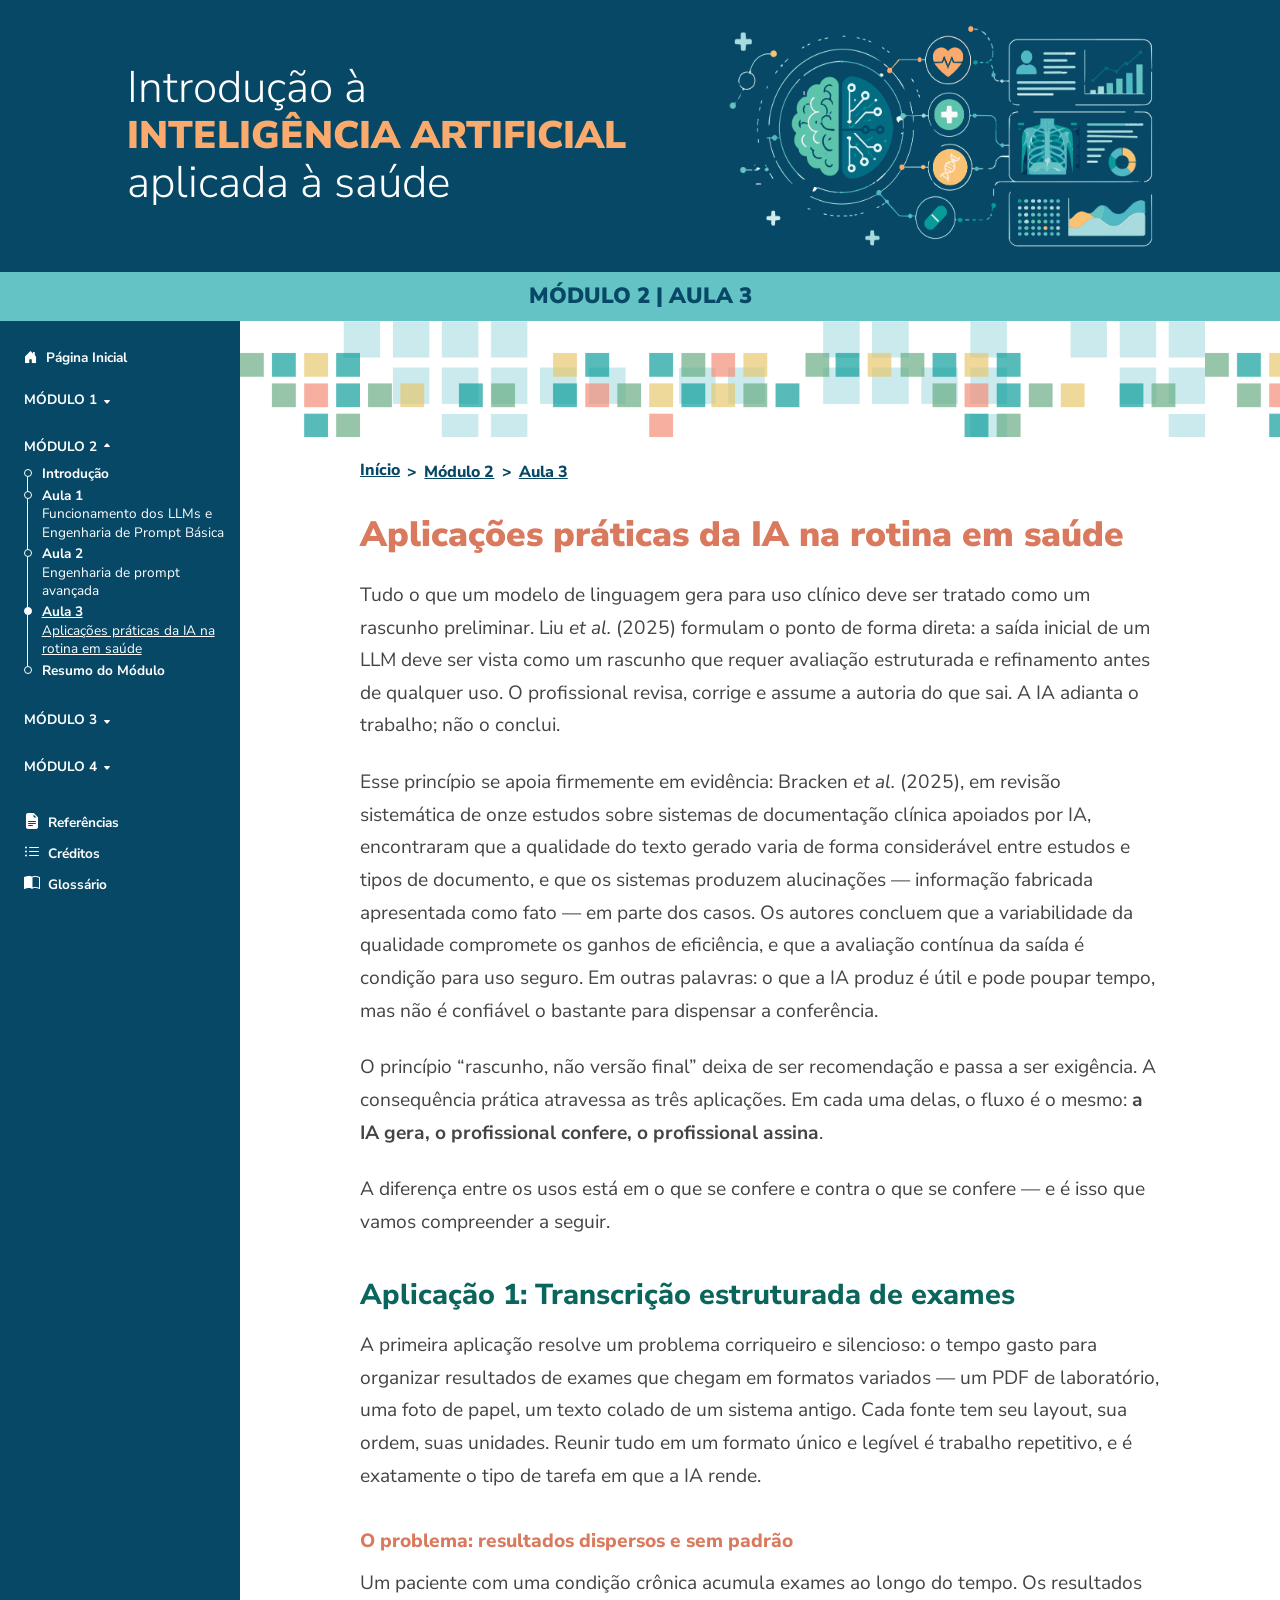
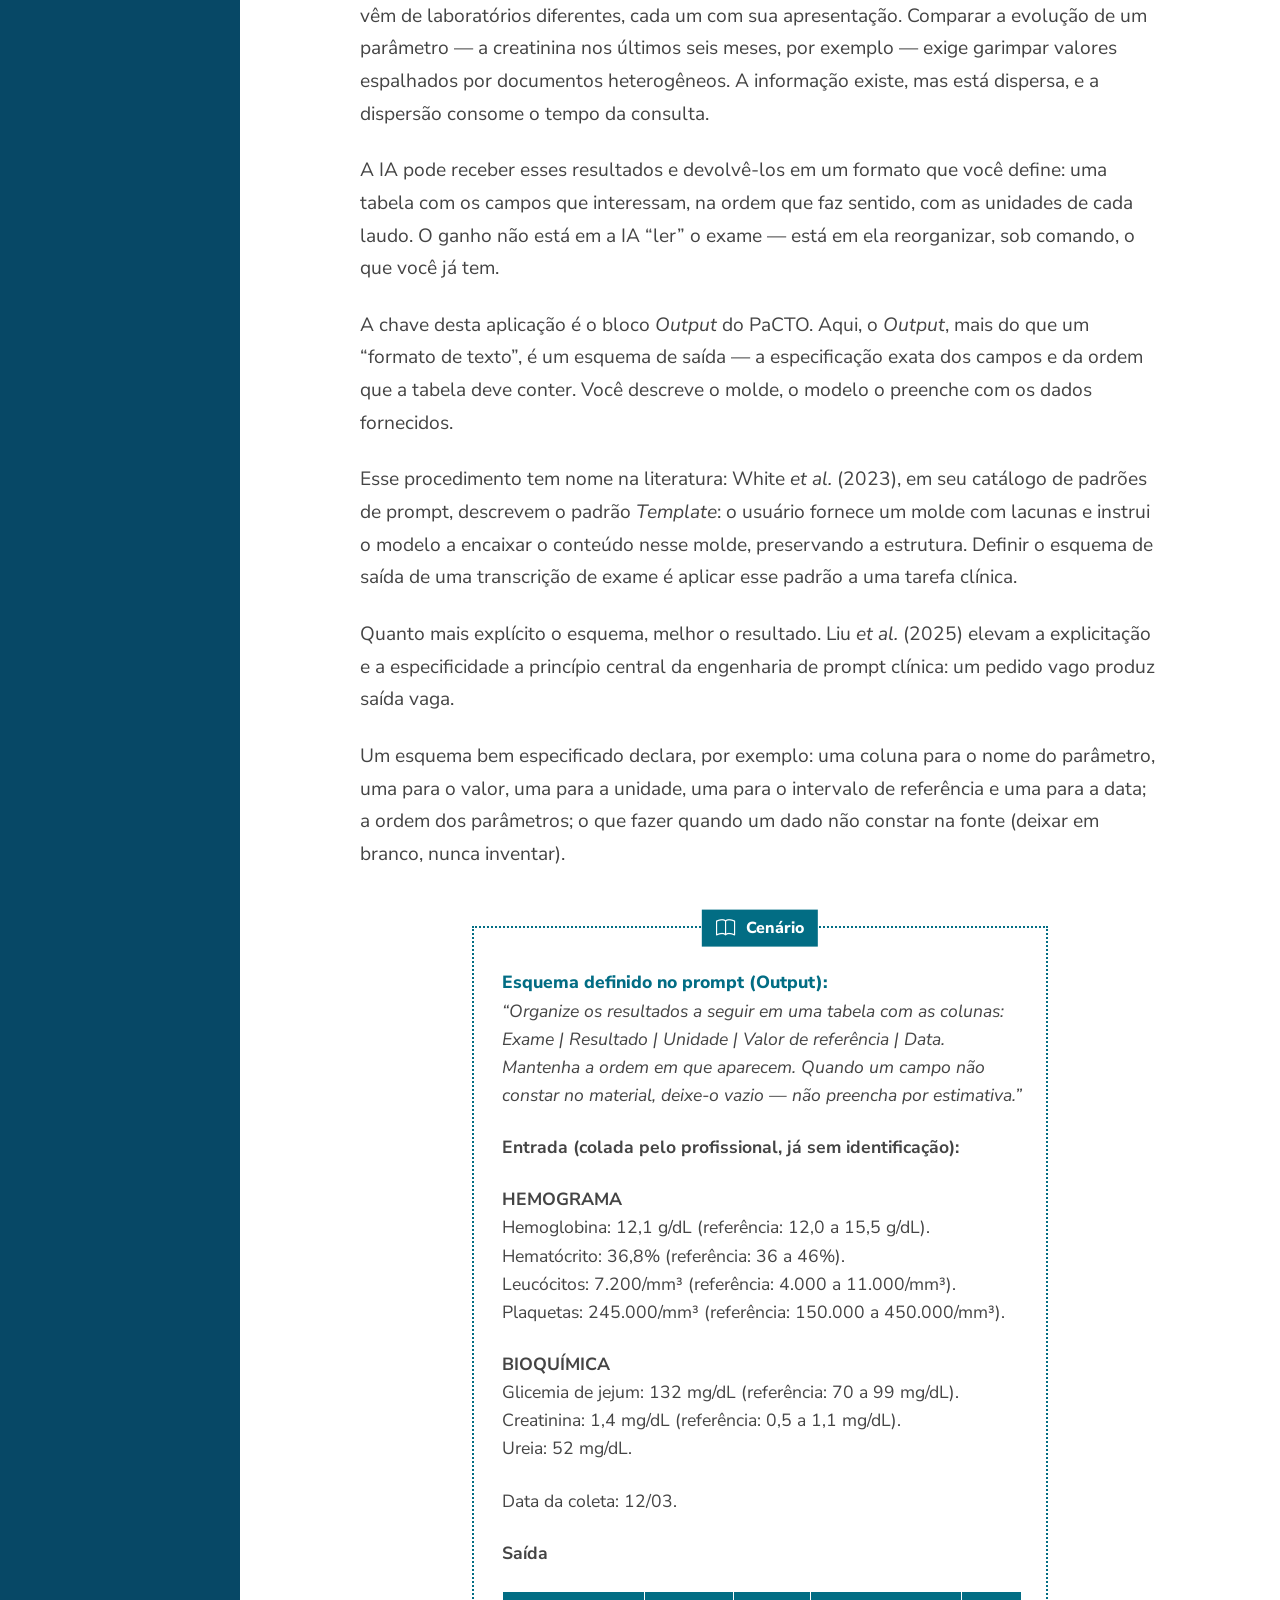
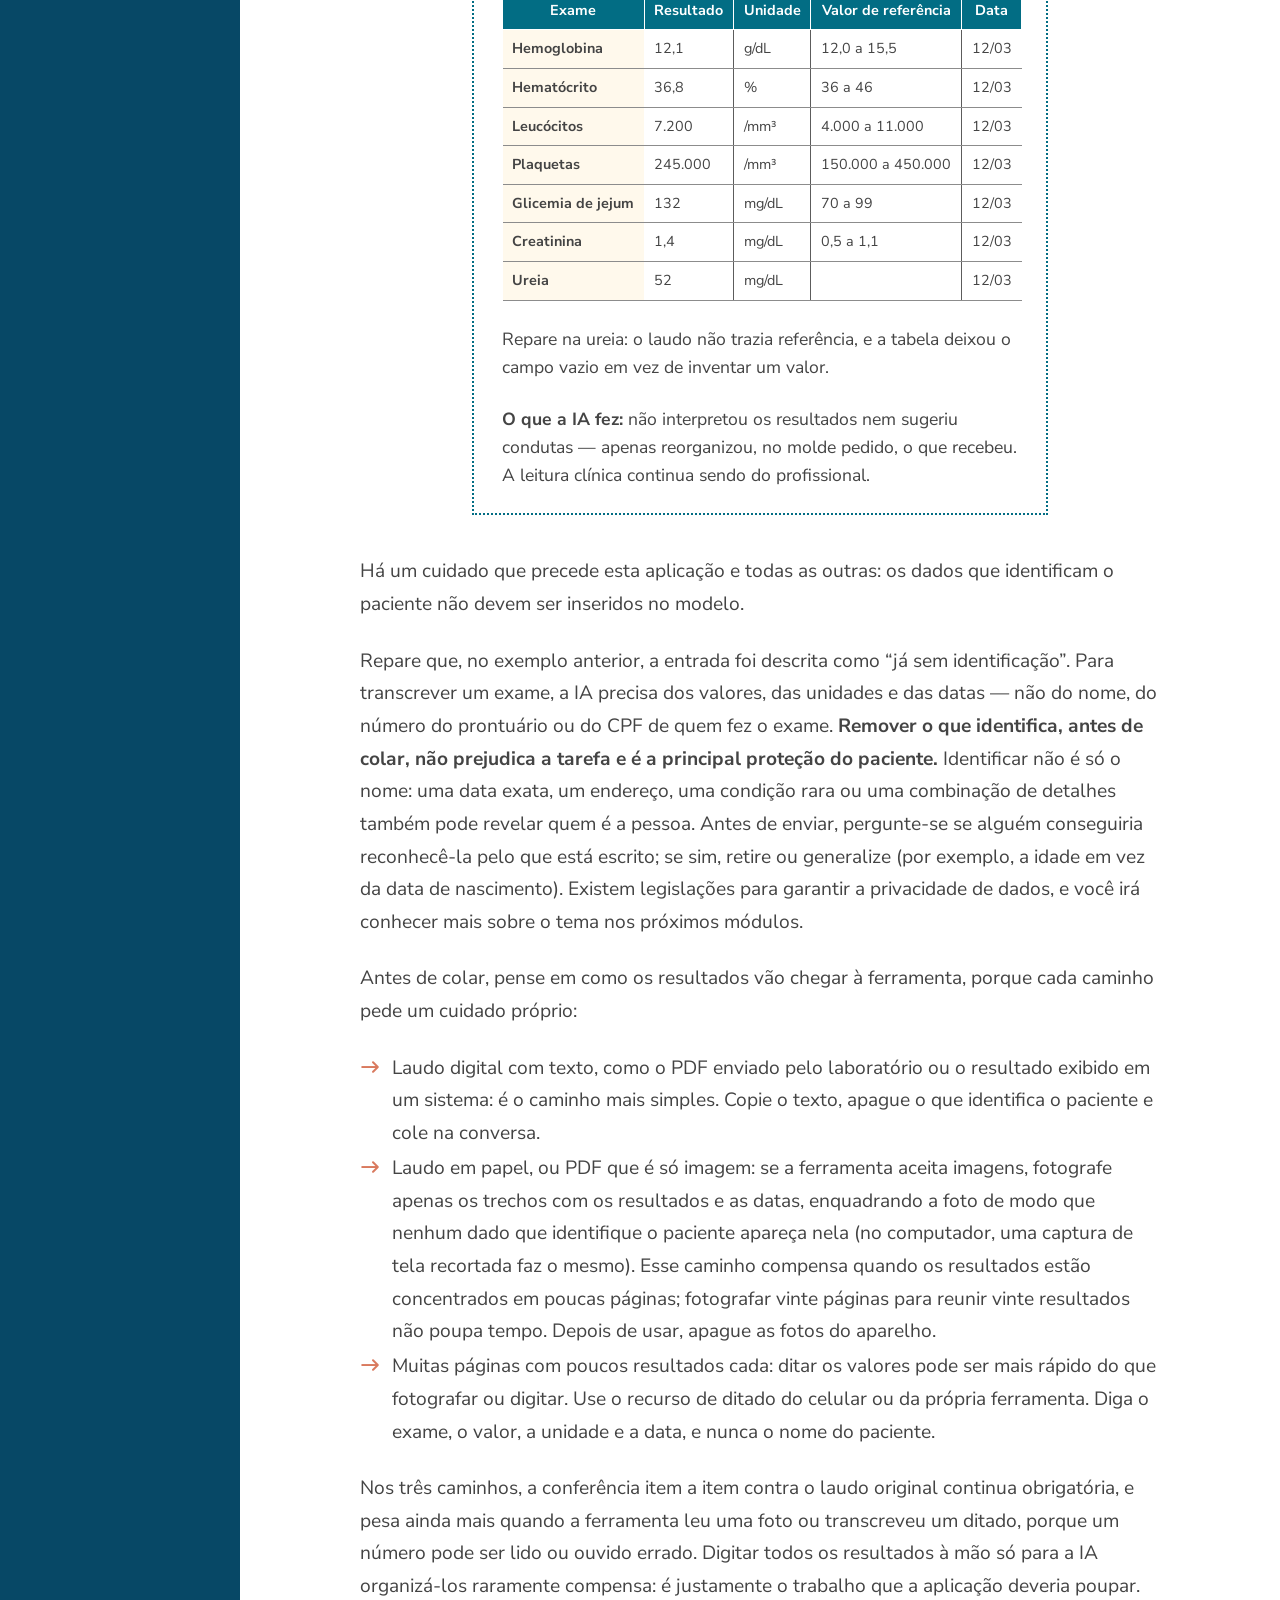
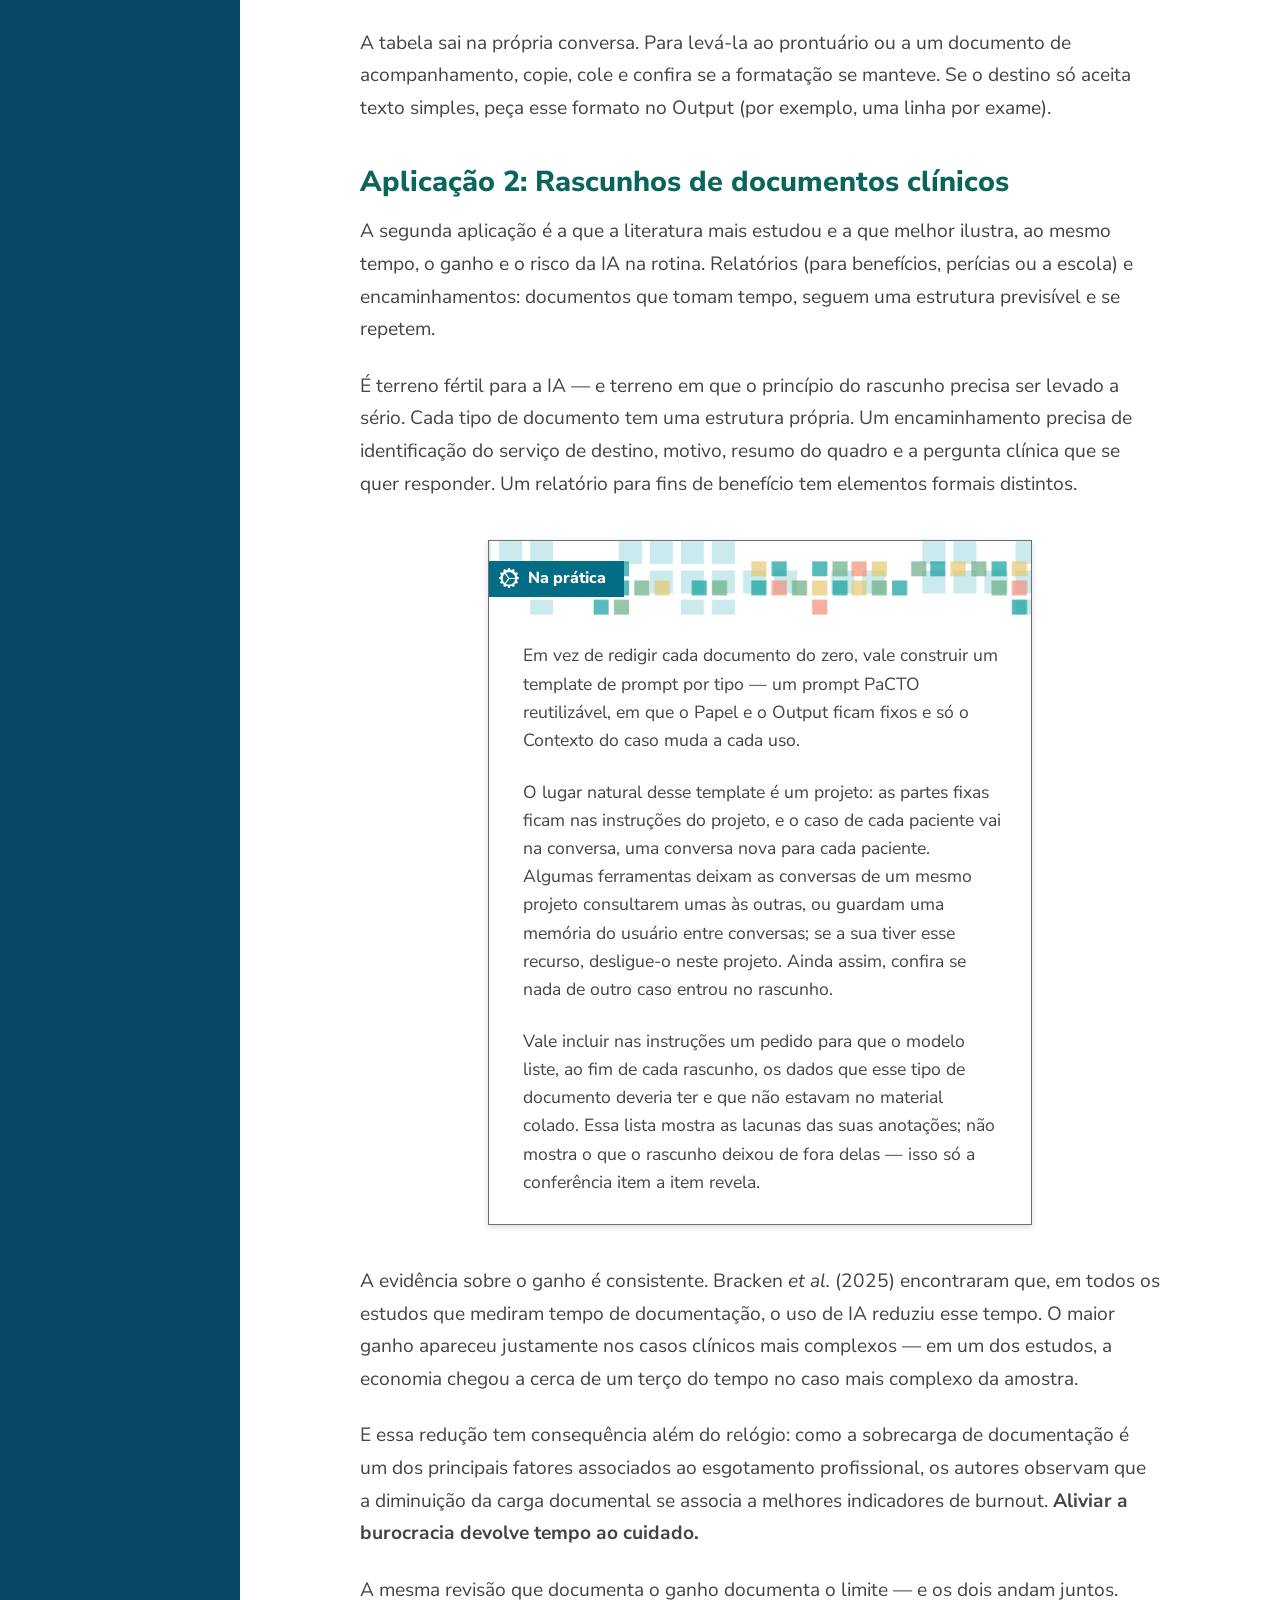
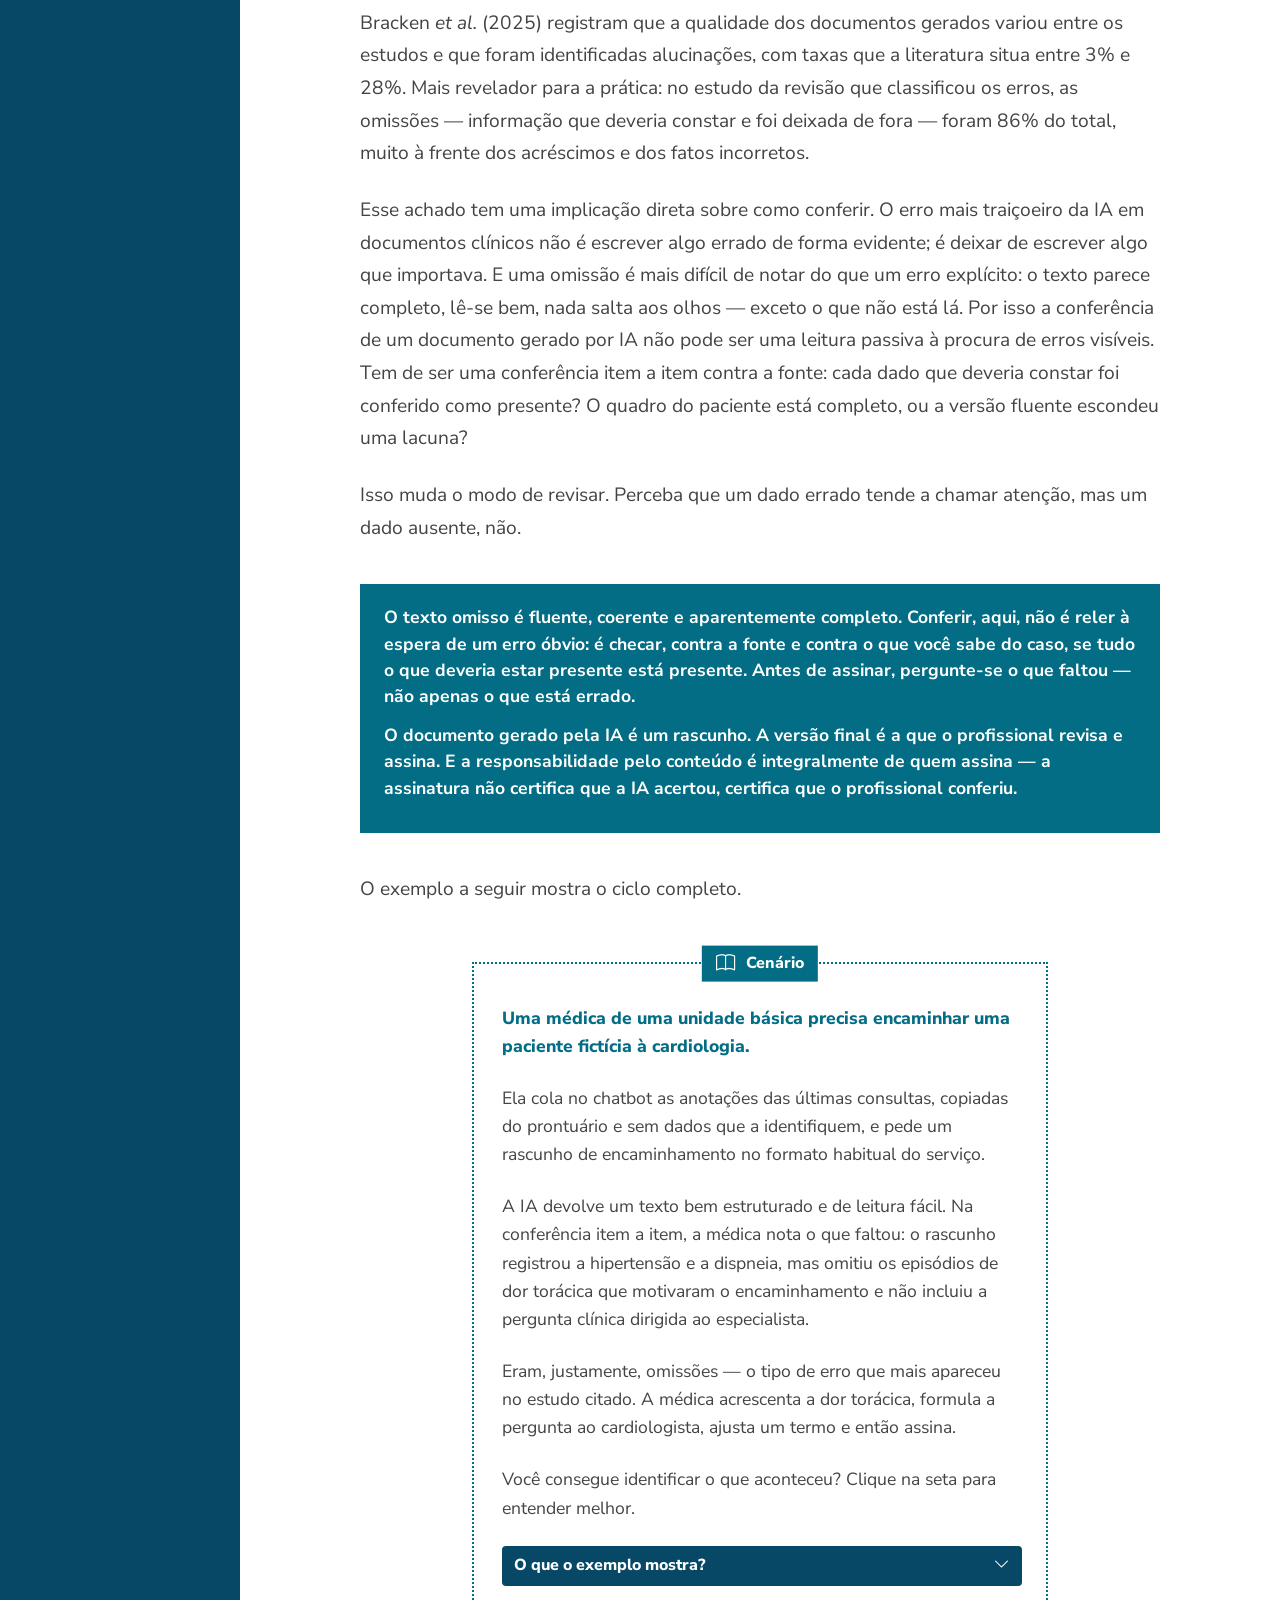
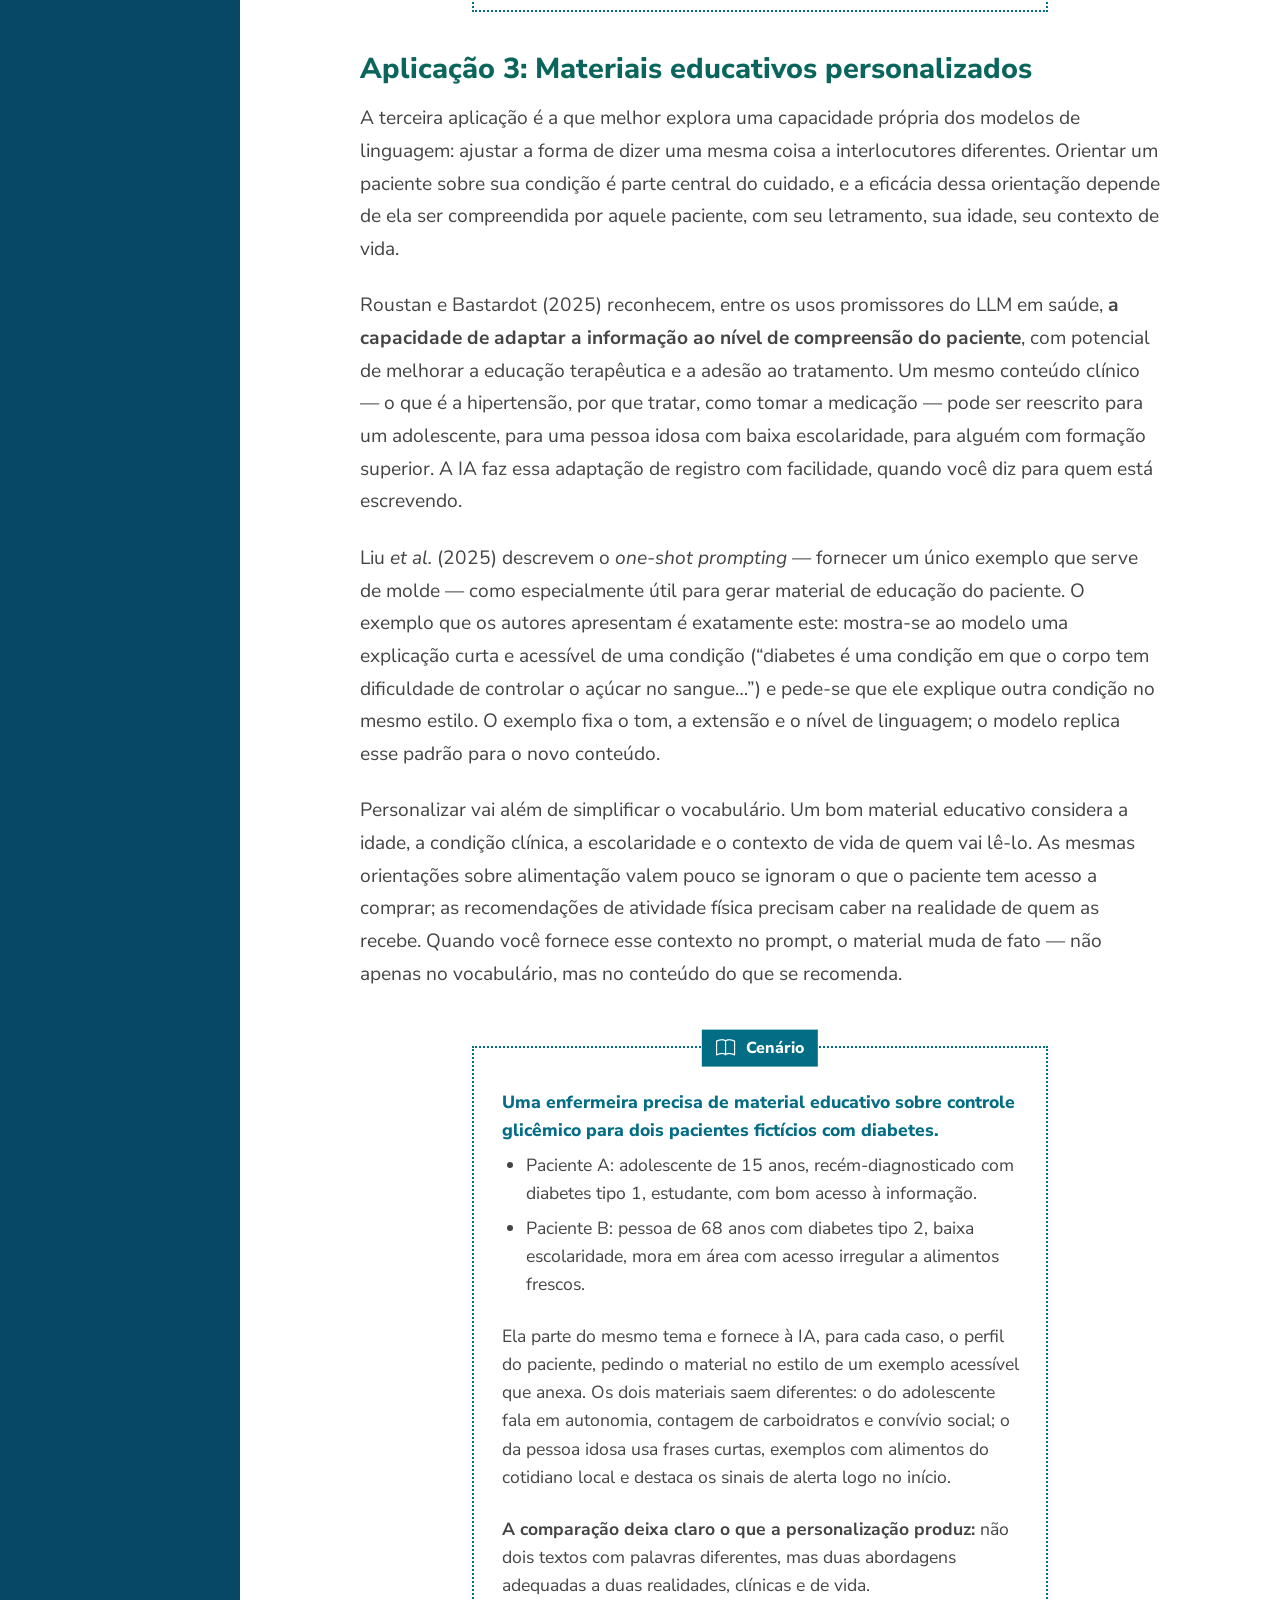
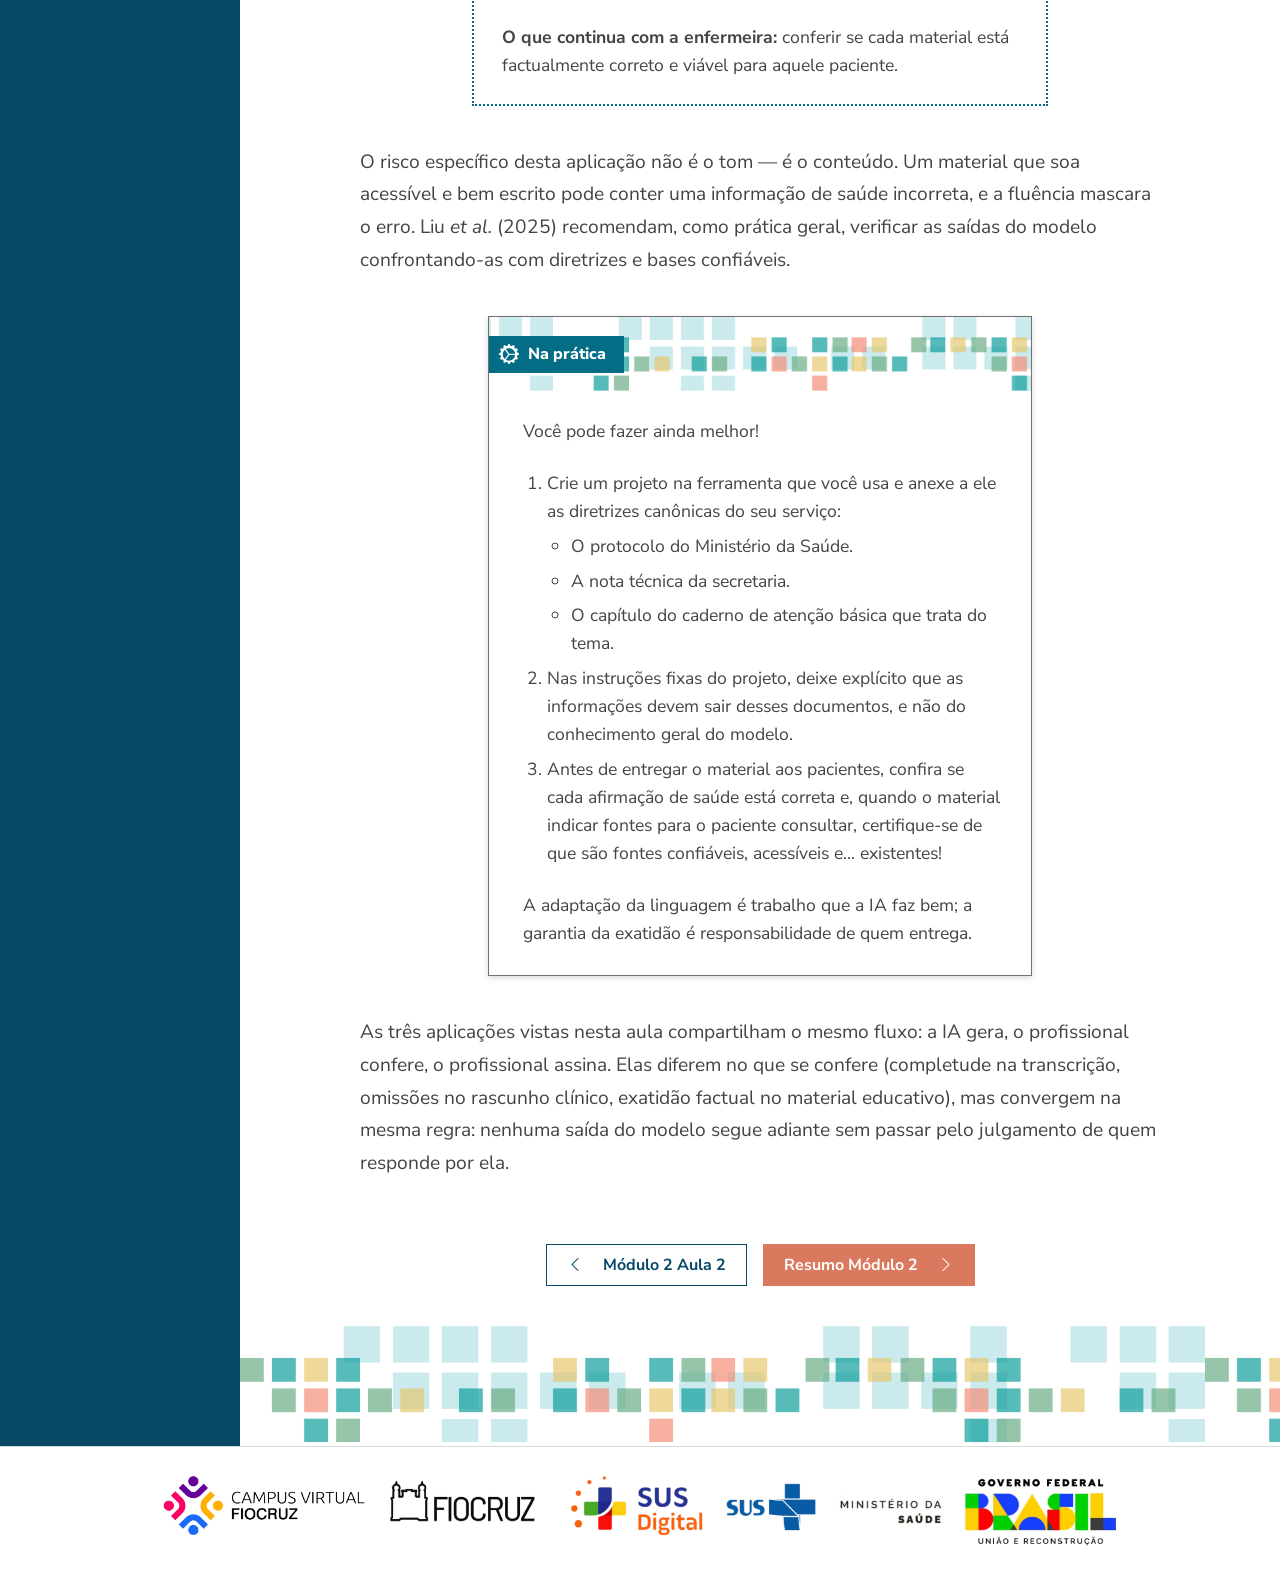
<file: modulo2/aula3.html>
<!DOCTYPE html>
<html lang="pt-BR">

<head>
  <meta charset="utf-8">
  <meta name="viewport" content="width=device-width, initial-scale=1">
  <title></title>
  <link rel="stylesheet" href="../assets/css/curso.css">
</head>

<body>
  <curso-pagina>
    <h1>Aplicações práticas da IA na rotina em saúde</h1>

    <p>Tudo o que um modelo de linguagem gera para uso clínico deve ser tratado como um rascunho preliminar. Liu <i>et
        al.</i> (2025) formulam o ponto de forma direta: a saída inicial de um LLM deve ser vista como um rascunho que
      requer avaliação estruturada e refinamento antes de qualquer uso. O profissional revisa, corrige e assume a
      autoria do que sai. A IA adianta o trabalho; não o conclui.</p>
    <p>Esse princípio se apoia firmemente em evidência: Bracken <i>et al.</i> (2025), em revisão sistemática de onze
      estudos sobre sistemas de documentação clínica apoiados por IA, encontraram que a qualidade do texto gerado varia
      de forma considerável entre estudos e tipos de documento, e que os sistemas produzem alucinações — informação
      fabricada apresentada como fato — em parte dos casos. Os autores concluem que a variabilidade da qualidade
      compromete os ganhos de eficiência, e que a avaliação contínua da saída é condição para uso seguro. Em outras
      palavras: o que a IA produz é útil e pode poupar tempo, mas não é confiável o bastante para dispensar a
      conferência.</p>
    <p>O princípio “rascunho, não versão final” deixa de ser recomendação e passa a ser exigência. A consequência
      prática atravessa as três aplicações. Em cada uma delas, o fluxo é o mesmo: <strong>a IA gera, o profissional
        confere, o profissional assina</strong>.</p>
    <p>A diferença entre os usos está em o que se confere e contra o que se confere — e é isso que vamos compreender a
      seguir.</p>

    <h2>Aplicação 1: Transcrição estruturada de exames</h2>
    <p>A primeira aplicação resolve um problema corriqueiro e silencioso: o tempo gasto para organizar resultados de
      exames que chegam em formatos variados — um PDF de laboratório, uma foto de papel, um texto colado de um sistema
      antigo. Cada fonte tem seu layout, sua ordem, suas unidades. Reunir tudo em um formato único e legível é trabalho
      repetitivo, e é exatamente o tipo de tarefa em que a IA rende.</p>

    <h3>O problema: resultados dispersos e sem padrão</h3>
    <p>Um paciente com uma condição crônica acumula exames ao longo do tempo. Os resultados vêm de laboratórios
      diferentes, cada um com sua apresentação. Comparar a evolução de um parâmetro — a creatinina nos últimos seis
      meses, por exemplo — exige garimpar valores espalhados por documentos heterogêneos. A informação existe, mas está
      dispersa, e a dispersão consome o tempo da consulta.</p>
    <p>A IA pode receber esses resultados e devolvê-los em um formato que você define: uma tabela com os campos que
      interessam, na ordem que faz sentido, com as unidades de cada laudo. O ganho não está em a IA “ler” o exame — está
      em ela reorganizar, sob comando, o que você já tem.</p>
    <p>A chave desta aplicação é o bloco <i>Output</i> do PaCTO. Aqui, o <i>Output</i>, mais do que um “formato de
      texto”, é um esquema de saída — a especificação exata dos campos e da ordem que a tabela deve conter. Você
      descreve o molde, o modelo o preenche com os dados fornecidos.</p>
    <p>Esse procedimento tem nome na literatura: White <i>et al.</i> (2023), em seu catálogo de padrões de prompt,
      descrevem o padrão <i>Template</i>: o usuário fornece um molde com lacunas e instrui o modelo a encaixar o
      conteúdo nesse molde, preservando a estrutura. Definir o esquema de saída de uma transcrição de exame é aplicar
      esse padrão a uma tarefa clínica.</p>
    <p>Quanto mais explícito o esquema, melhor o resultado. Liu <i>et al.</i> (2025) elevam a explicitação e a
      especificidade a princípio central da engenharia de prompt clínica: um pedido vago produz saída vaga.</p>
    <p>Um esquema bem especificado declara, por exemplo: uma coluna para o nome do parâmetro, uma para o valor, uma para
      a unidade, uma para o intervalo de referência e uma para a data; a ordem dos parâmetros; o que fazer quando um
      dado não constar na fonte (deixar em branco, nunca inventar).</p>

    <curso-caixa tipo="cenario">
      <p><span class="cenario__titulo">Esquema definido no prompt (Output):</span><br>
        <i>“Organize os resultados a seguir em uma tabela com as colunas: Exame | Resultado | Unidade | Valor de
          referência | Data. Mantenha a ordem em que aparecem. Quando um campo não constar no material, deixe-o vazio —
          não preencha por estimativa.”</i>
      </p>
      <p><strong>Entrada (colada pelo profissional, já sem identificação):</strong></p>
      <p><strong>HEMOGRAMA</strong><br>
        Hemoglobina: 12,1 g/dL (referência: 12,0 a 15,5 g/dL).<br>
        Hematócrito: 36,8% (referência: 36 a 46%).<br>
        Leucócitos: 7.200/mm³ (referência: 4.000 a 11.000/mm³).<br>
        Plaquetas: 245.000/mm³ (referência: 150.000 a 450.000/mm³).</p>
      <p><strong>BIOQUÍMICA</strong><br>
        Glicemia de jejum: 132 mg/dL (referência: 70 a 99 mg/dL).<br>
        Creatinina: 1,4 mg/dL (referência: 0,5 a 1,1 mg/dL).<br>
        Ureia: 52 mg/dL.</p>
      <p>Data da coleta: 12/03.</p>
      <p><strong>Saída</strong></p>
      <curso-tabela class="tabela-cenario">
        <table>
          <thead>
            <tr>
              <th scope="col">Exame</th>
              <th scope="col">Resultado</th>
              <th scope="col">Unidade</th>
              <th scope="col">Valor de referência</th>
              <th scope="col">Data</th>
            </tr>
          </thead>
          <tbody>
            <tr>
              <th scope="row">Hemoglobina</th>
              <td>12,1</td>
              <td>g/dL</td>
              <td>12,0 a 15,5</td>
              <td>12/03</td>
            </tr>
            <tr>
              <th scope="row">Hematócrito</th>
              <td>36,8</td>
              <td>%</td>
              <td>36 a 46</td>
              <td>12/03</td>
            </tr>
            <tr>
              <th scope="row">Leucócitos</th>
              <td>7.200</td>
              <td>/mm³</td>
              <td>4.000 a 11.000</td>
              <td>12/03</td>
            </tr>
            <tr>
              <th scope="row">Plaquetas</th>
              <td>245.000</td>
              <td>/mm³</td>
              <td>150.000 a 450.000</td>
              <td>12/03</td>
            </tr>
            <tr>
              <th scope="row">Glicemia de jejum</th>
              <td>132</td>
              <td>mg/dL</td>
              <td>70 a 99</td>
              <td>12/03</td>
            </tr>
            <tr>
              <th scope="row">Creatinina</th>
              <td>1,4</td>
              <td>mg/dL</td>
              <td>0,5 a 1,1</td>
              <td>12/03</td>
            </tr>
            <tr>
              <th scope="row">Ureia</th>
              <td>52</td>
              <td>mg/dL</td>
              <td></td>
              <td>12/03</td>
            </tr>
          </tbody>
        </table>
      </curso-tabela>
      <p>Repare na ureia: o laudo não trazia referência, e a tabela deixou o campo vazio em vez de inventar um valor.
      </p>
      <p><strong>O que a IA fez:</strong> não interpretou os resultados nem sugeriu condutas — apenas reorganizou, no
        molde pedido, o que recebeu. A leitura clínica continua sendo do profissional.</p>
    </curso-caixa>

    <p>Há um cuidado que precede esta aplicação e todas as outras: os dados que identificam o paciente não devem ser
      inseridos no modelo.</p>
    <p>Repare que, no exemplo anterior, a entrada foi descrita como “já sem identificação”. Para transcrever um exame, a
      IA precisa dos valores, das unidades e das datas — não do nome, do número do prontuário ou do CPF de quem fez o
      exame. <strong>Remover o que identifica, antes de colar, não prejudica a tarefa e é a principal proteção do
        paciente.</strong> Identificar não é só o nome: uma data exata, um endereço, uma condição rara ou uma combinação
      de detalhes também pode revelar quem é a pessoa. Antes de enviar, pergunte-se se alguém conseguiria reconhecê-la
      pelo que está escrito; se sim, retire ou generalize (por exemplo, a idade em vez da data de nascimento). Existem
      legislações para garantir a privacidade de dados, e você irá conhecer mais sobre o tema nos próximos módulos.</p>
    <p>Antes de colar, pense em como os resultados vão chegar à ferramenta, porque cada caminho pede um cuidado próprio:
    </p>
    <ul class="lista-setas">
      <li>Laudo digital com texto, como o PDF enviado pelo laboratório ou o resultado exibido em um sistema: é o caminho
        mais simples. Copie o texto, apague o que identifica o paciente e cole na conversa.</li>
      <li>Laudo em papel, ou PDF que é só imagem: se a ferramenta aceita imagens, fotografe apenas os trechos com os
        resultados e as datas, enquadrando a foto de modo que nenhum dado que identifique o paciente apareça nela (no
        computador, uma captura de tela recortada faz o mesmo). Esse caminho compensa quando os resultados estão
        concentrados em poucas páginas; fotografar vinte páginas para reunir vinte resultados não poupa tempo. Depois de
        usar, apague as fotos do aparelho.</li>
      <li>Muitas páginas com poucos resultados cada: ditar os valores pode ser mais rápido do que fotografar ou digitar.
        Use o recurso de ditado do celular ou da própria ferramenta. Diga o exame, o valor, a unidade e a data, e nunca
        o nome do paciente.</li>
    </ul>
    <p>Nos três caminhos, a conferência item a item contra o laudo original continua obrigatória, e pesa ainda mais
      quando a ferramenta leu uma foto ou transcreveu um ditado, porque um número pode ser lido ou ouvido errado.
      Digitar todos os resultados à mão só para a IA organizá-los raramente compensa: é justamente o trabalho que a
      aplicação deveria poupar.</p>
    <p>A tabela sai na própria conversa. Para levá-la ao prontuário ou a um documento de acompanhamento, copie, cole e
      confira se a formatação se manteve. Se o destino só aceita texto simples, peça esse formato no Output (por
      exemplo, uma linha por exame).</p>

    <h2>Aplicação 2: Rascunhos de documentos clínicos</h2>
    <p>A segunda aplicação é a que a literatura mais estudou e a que melhor ilustra, ao mesmo tempo, o ganho e o risco
      da IA na rotina. Relatórios (para benefícios, perícias ou a escola) e encaminhamentos: documentos que tomam tempo,
      seguem uma estrutura previsível e se repetem.</p>
    <p>É terreno fértil para a IA — e terreno em que o princípio do rascunho precisa ser levado a sério. Cada tipo de
      documento tem uma estrutura própria. Um encaminhamento precisa de identificação do serviço de destino, motivo,
      resumo do quadro e a pergunta clínica que se quer responder. Um relatório para fins de benefício tem elementos
      formais distintos.</p>

    <curso-caixa tipo="pratica">
      <p>Em vez de redigir cada documento do zero, vale construir um template de prompt por tipo — um prompt PaCTO
        reutilizável, em que o Papel e o Output ficam fixos e só o Contexto do caso muda a cada uso.</p>
      <p>O lugar natural desse template é um projeto: as partes fixas ficam nas instruções do projeto, e o caso de cada
        paciente vai na conversa, uma conversa nova para cada paciente. Algumas ferramentas deixam as conversas de um
        mesmo projeto consultarem umas às outras, ou guardam uma memória do usuário entre conversas; se a sua tiver esse
        recurso, desligue-o neste projeto. Ainda assim, confira se nada de outro caso entrou no rascunho.</p>
      <p>Vale incluir nas instruções um pedido para que o modelo liste, ao fim de cada rascunho, os dados que esse tipo
        de documento deveria ter e que não estavam no material colado. Essa lista mostra as lacunas das suas anotações;
        não mostra o que o rascunho deixou de fora delas — isso só a conferência item a item revela.</p>
    </curso-caixa>

    <p>A evidência sobre o ganho é consistente. Bracken <i>et al.</i> (2025) encontraram que, em todos os estudos que
      mediram tempo de documentação, o uso de IA reduziu esse tempo. O maior ganho apareceu justamente nos casos
      clínicos mais complexos — em um dos estudos, a economia chegou a cerca de um terço do tempo no caso mais complexo
      da amostra.</p>
    <p>E essa redução tem consequência além do relógio: como a sobrecarga de documentação é um dos principais fatores
      associados ao esgotamento profissional, os autores observam que a diminuição da carga documental se associa a
      melhores indicadores de burnout. <strong>Aliviar a burocracia devolve tempo ao cuidado.</strong></p>
    <p>A mesma revisão que documenta o ganho documenta o limite — e os dois andam juntos. Bracken <i>et al.</i> (2025)
      registram que a qualidade dos documentos gerados variou entre os estudos e que foram identificadas alucinações,
      com taxas que a literatura situa entre 3% e 28%. Mais revelador para a prática: no estudo da revisão que
      classificou os erros, as omissões — informação que deveria constar e foi deixada de fora — foram 86% do total,
      muito à frente dos acréscimos e dos fatos incorretos.</p>
    <p>Esse achado tem uma implicação direta sobre como conferir. O erro mais traiçoeiro da IA em documentos clínicos
      não é escrever algo errado de forma evidente; é deixar de escrever algo que importava. E uma omissão é mais
      difícil de notar do que um erro explícito: o texto parece completo, lê-se bem, nada salta aos olhos — exceto o que
      não está lá. Por isso a conferência de um documento gerado por IA não pode ser uma leitura passiva à procura de
      erros visíveis. Tem de ser uma conferência item a item contra a fonte: cada dado que deveria constar foi conferido
      como presente? O quadro do paciente está completo, ou a versão fluente escondeu uma lacuna?</p>
    <p>Isso muda o modo de revisar. Perceba que um dado errado tende a chamar atenção, mas um dado ausente, não.</p>

    <curso-nota>
      <p>O texto omisso é fluente, coerente e aparentemente completo. Conferir, aqui, não é reler à espera de um erro
        óbvio: é checar, contra a fonte e contra o que você sabe do caso, se tudo o que deveria estar presente está
        presente. Antes de assinar, pergunte-se o que faltou — não apenas o que está errado.</p>
      <p>O documento gerado pela IA é um rascunho. A versão final é a que o profissional revisa e assina. E a
        responsabilidade pelo conteúdo é integralmente de quem assina — a assinatura não certifica que a IA acertou,
        certifica que o profissional conferiu.</p>
    </curso-nota>

    <p>O exemplo a seguir mostra o ciclo completo.</p>

    <curso-caixa tipo="cenario">
      <p class="cenario__titulo">Uma médica de uma unidade básica precisa encaminhar uma paciente fictícia à
        cardiologia.</p>
      <p>Ela cola no chatbot as anotações das últimas consultas, copiadas do prontuário e sem dados que a identifiquem,
        e pede um rascunho de encaminhamento no formato habitual do serviço.</p>
      <p>A IA devolve um texto bem estruturado e de leitura fácil. Na conferência item a item, a médica nota o que
        faltou: o rascunho registrou a hipertensão e a dispneia, mas omitiu os episódios de dor torácica que motivaram o
        encaminhamento e não incluiu a pergunta clínica dirigida ao especialista.</p>
      <p>Eram, justamente, omissões — o tipo de erro que mais apareceu no estudo citado. A médica acrescenta a dor
        torácica, formula a pergunta ao cardiologista, ajusta um termo e então assina.</p>
      <p>Você consegue identificar o que aconteceu? Clique na seta para entender melhor.</p>
      <curso-revelar titulo="O que o exemplo mostra?">
        <p>A IA produziu um rascunho competente e poupou a redação inicial; a conferência ativa, atenta
          ao que poderia ter ficado de fora, transformou o rascunho em documento. O ganho de tempo foi real; a revisão,
          indispensável.</p>
      </curso-revelar>
    </curso-caixa>

    <h2>Aplicação 3: Materiais educativos personalizados</h2>
    <p>A terceira aplicação é a que melhor explora uma capacidade própria dos modelos de linguagem: ajustar a forma de
      dizer uma mesma coisa a interlocutores diferentes. Orientar um paciente sobre sua condição é parte central do
      cuidado, e a eficácia dessa orientação depende de ela ser compreendida por aquele paciente, com seu letramento,
      sua idade, seu contexto de vida.</p>
    <p>Roustan e Bastardot (2025) reconhecem, entre os usos promissores do LLM em saúde, <strong>a capacidade de adaptar
        a informação ao nível de compreensão do paciente</strong>, com potencial de melhorar a educação terapêutica e a
      adesão ao tratamento. Um mesmo conteúdo clínico — o que é a hipertensão, por que tratar, como tomar a medicação —
      pode ser reescrito para um adolescente, para uma pessoa idosa com baixa escolaridade, para alguém com formação
      superior. A IA faz essa adaptação de registro com facilidade, quando você diz para quem está escrevendo.</p>
    <p>Liu <i>et al.</i> (2025) descrevem o <i>one-shot prompting</i> — fornecer um único exemplo que serve de molde —
      como especialmente útil para gerar material de educação do paciente. O exemplo que os autores apresentam é
      exatamente este: mostra-se ao modelo uma explicação curta e acessível de uma condição (“diabetes é uma condição em
      que o corpo tem dificuldade de controlar o açúcar no sangue…”) e pede-se que ele explique outra condição no mesmo
      estilo. O exemplo fixa o tom, a extensão e o nível de linguagem; o modelo replica esse padrão para o novo
      conteúdo.</p>
    <p>Personalizar vai além de simplificar o vocabulário. Um bom material educativo considera a idade, a condição
      clínica, a escolaridade e o contexto de vida de quem vai lê-lo. As mesmas orientações sobre alimentação valem
      pouco se ignoram o que o paciente tem acesso a comprar; as recomendações de atividade física precisam caber na
      realidade de quem as recebe. Quando você fornece esse contexto no prompt, o material muda de fato — não apenas no
      vocabulário, mas no conteúdo do que se recomenda.</p>

    <curso-caixa tipo="cenario">
      <p class="cenario__titulo">Uma enfermeira precisa de material educativo sobre controle glicêmico para dois
        pacientes fictícios com diabetes.</p>
      <ul>
        <li>Paciente A: adolescente de 15 anos, recém-diagnosticado com diabetes tipo 1, estudante, com bom acesso à
          informação.</li>
        <li>Paciente B: pessoa de 68 anos com diabetes tipo 2, baixa escolaridade, mora em área com acesso irregular a
          alimentos frescos.</li>
      </ul>
      <p>Ela parte do mesmo tema e fornece à IA, para cada caso, o perfil do paciente, pedindo o material no estilo de
        um exemplo acessível que anexa. Os dois materiais saem diferentes: o do adolescente fala em autonomia, contagem
        de carboidratos e convívio social; o da pessoa idosa usa frases curtas, exemplos com alimentos do cotidiano
        local e destaca os sinais de alerta logo no início.</p>
      <p><strong>A comparação deixa claro o que a personalização produz:</strong> não dois textos com palavras
        diferentes, mas duas abordagens adequadas a duas realidades, clínicas e de vida.</p>
      <p><strong>O que continua com a enfermeira:</strong> conferir se cada material está factualmente correto e viável
        para aquele paciente.</p>
    </curso-caixa>

    <p>O risco específico desta aplicação não é o tom — é o conteúdo. Um material que soa acessível e bem escrito pode
      conter uma informação de saúde incorreta, e a fluência mascara o erro. Liu <i>et al.</i> (2025) recomendam, como
      prática geral, verificar as saídas do modelo confrontando-as com diretrizes e bases confiáveis.</p>

    <curso-caixa tipo="pratica">
      <p>Você pode fazer ainda melhor!</p>
      <ol>
        <li>Crie um projeto na ferramenta que você usa e anexe a ele as diretrizes canônicas do seu serviço:
          <ul>
            <li>O protocolo do Ministério da Saúde.</li>
            <li>A nota técnica da secretaria.</li>
            <li>O capítulo do caderno de atenção básica que trata do tema.</li>
          </ul>
        </li>
        <li>Nas instruções fixas do projeto, deixe explícito que as informações devem sair desses documentos, e não do
          conhecimento geral do modelo.</li>
        <li>Antes de entregar o material aos pacientes, confira se cada afirmação de saúde está correta e, quando o
          material indicar fontes para o paciente consultar, certifique-se de que são fontes confiáveis, acessíveis e…
          existentes!</li>
      </ol>
      <p>A adaptação da linguagem é trabalho que a IA faz bem; a garantia da exatidão é responsabilidade de quem
        entrega.</p>
    </curso-caixa>

    <p>As três aplicações vistas nesta aula compartilham o mesmo fluxo: a IA gera, o profissional confere, o
      profissional assina. Elas diferem no que se confere (completude na transcrição, omissões no rascunho clínico,
      exatidão factual no material educativo), mas convergem na mesma regra: nenhuma saída do modelo segue adiante sem
      passar pelo julgamento de quem responde por ela.</p>
  </curso-pagina>

  <script src="../assets/js/curso.js"></script>
</body>

</html>
</file>
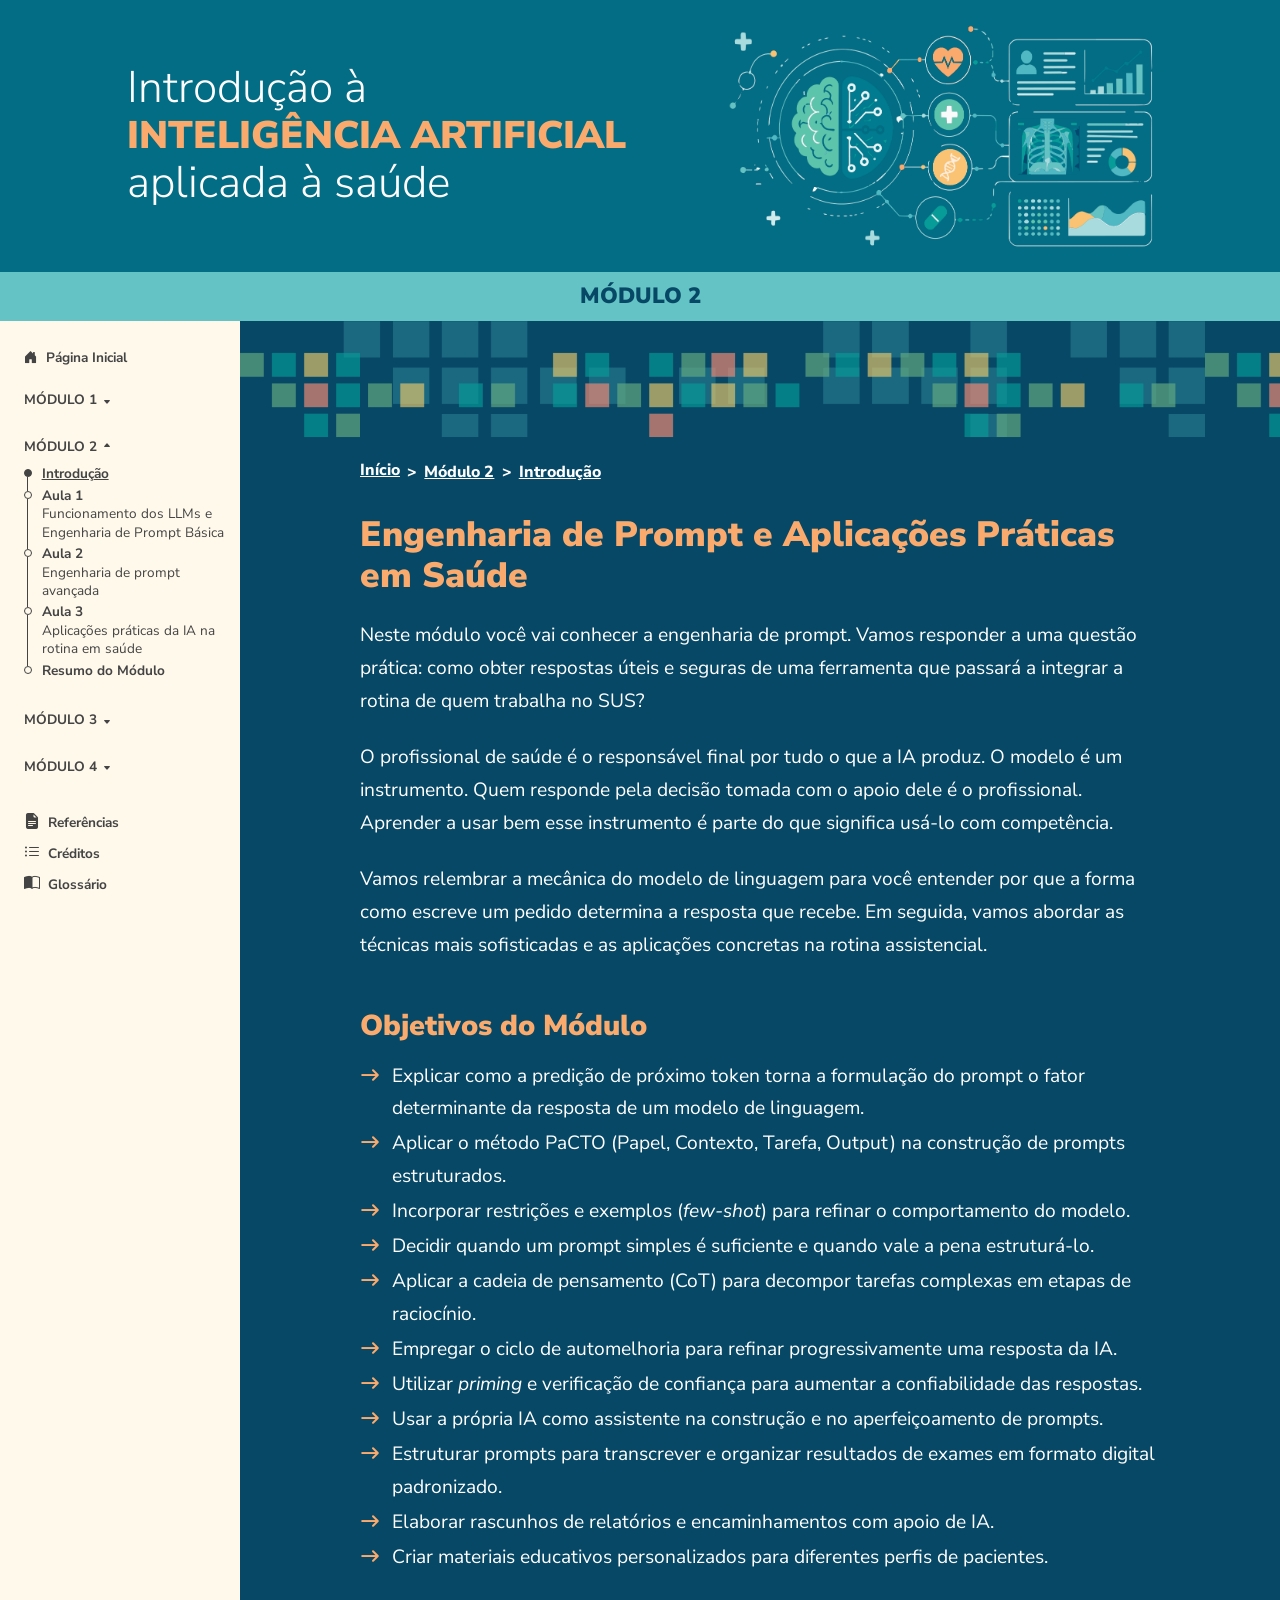
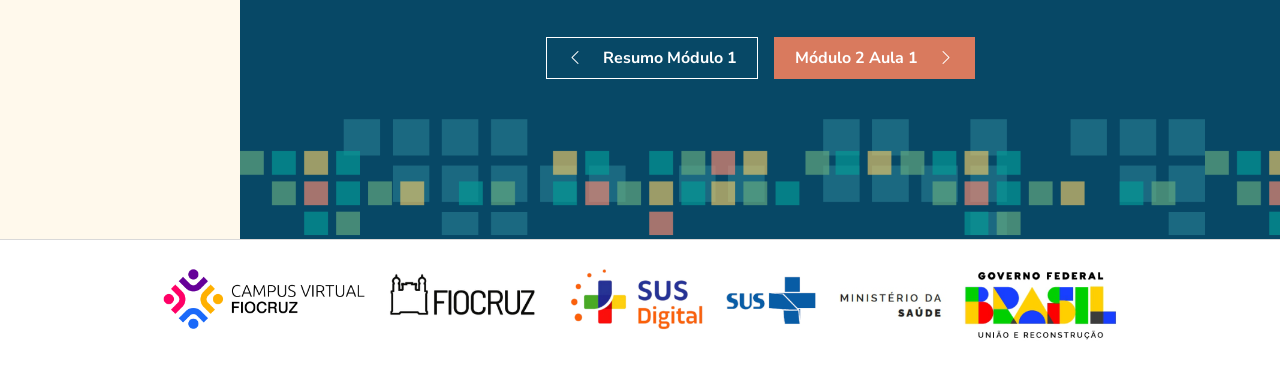
<file: modulo2/introducao.html>
<!DOCTYPE html>
<html lang="pt-BR">
<head>
  <meta charset="utf-8">
  <meta name="viewport" content="width=device-width, initial-scale=1">
  <title></title>
  <link rel="stylesheet" href="../assets/css/curso.css">
</head>
<body>
  <curso-pagina>
    <h1>Engenharia de Prompt e Aplicações Práticas em Saúde</h1>

    <p>Neste módulo você vai conhecer a engenharia de prompt. Vamos responder a uma questão prática: como obter respostas úteis e seguras de uma ferramenta que passará a integrar a rotina de quem trabalha no SUS?</p>
    <p>O profissional de saúde é o responsável final por tudo o que a IA produz. O modelo é um instrumento. Quem responde pela decisão tomada com o apoio dele é o profissional. Aprender a usar bem esse instrumento é parte do que significa usá-lo com competência.</p>
    <p>Vamos relembrar a mecânica do modelo de linguagem para você entender por que a forma como escreve um pedido determina a resposta que recebe. Em seguida, vamos abordar as técnicas mais sofisticadas e as aplicações concretas na rotina assistencial.</p>

    <h2>Objetivos do Módulo</h2>
    <ul class="lista-setas">
      <li>Explicar como a predição de próximo token torna a formulação do prompt o fator determinante da resposta de um modelo de linguagem.</li>
      <li>Aplicar o método PaCTO (Papel, Contexto, Tarefa, Output) na construção de prompts estruturados.</li>
      <li>Incorporar restrições e exemplos (<i>few-shot</i>) para refinar o comportamento do modelo.</li>
      <li>Decidir quando um prompt simples é suficiente e quando vale a pena estruturá-lo.</li>
      <li>Aplicar a cadeia de pensamento (CoT) para decompor tarefas complexas em etapas de raciocínio.</li>
      <li>Empregar o ciclo de automelhoria para refinar progressivamente uma resposta da IA.</li>
      <li>Utilizar <i>priming</i> e verificação de confiança para aumentar a confiabilidade das respostas.</li>
      <li>Usar a própria IA como assistente na construção e no aperfeiçoamento de prompts.</li>
      <li>Estruturar prompts para transcrever e organizar resultados de exames em formato digital padronizado.</li>
      <li>Elaborar rascunhos de relatórios e encaminhamentos com apoio de IA.</li>
      <li>Criar materiais educativos personalizados para diferentes perfis de pacientes.</li>
    </ul>
  </curso-pagina>

  <script src="../assets/js/curso.js"></script>
</body>
</html>
</file>
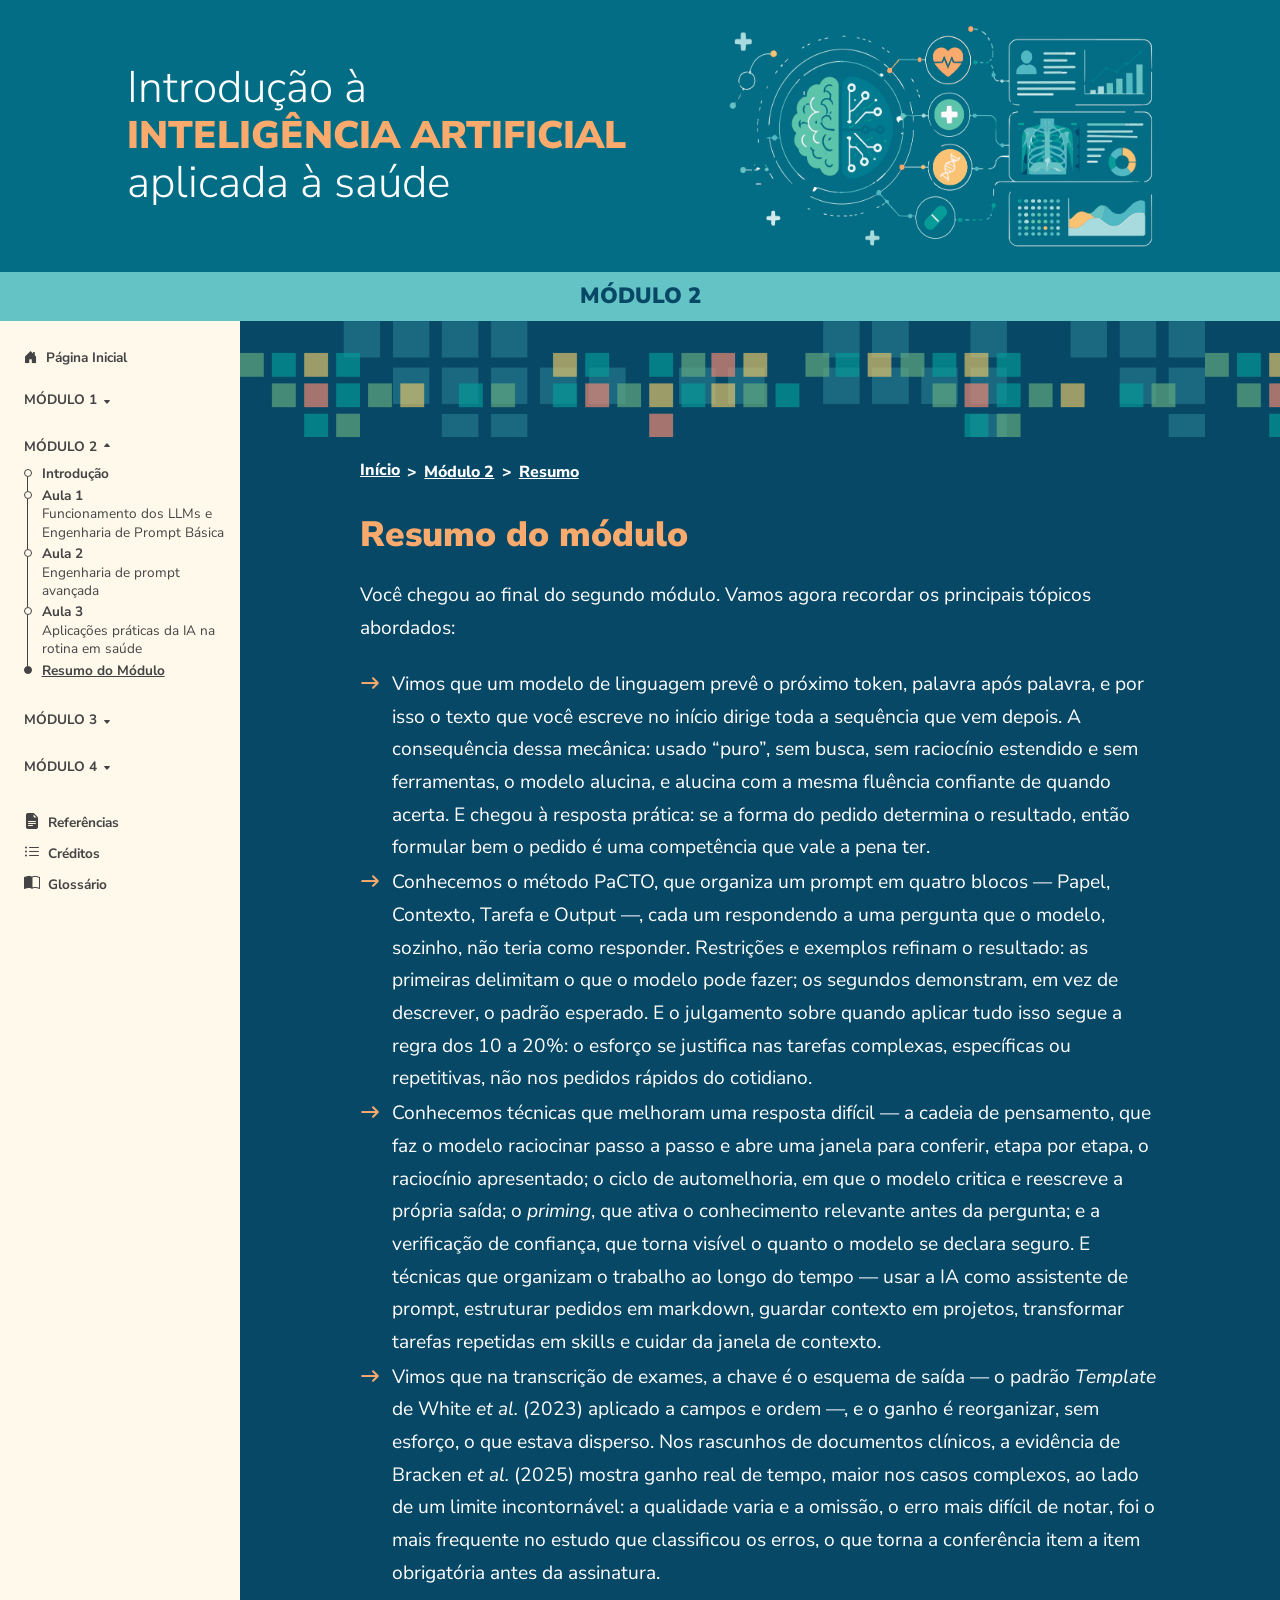
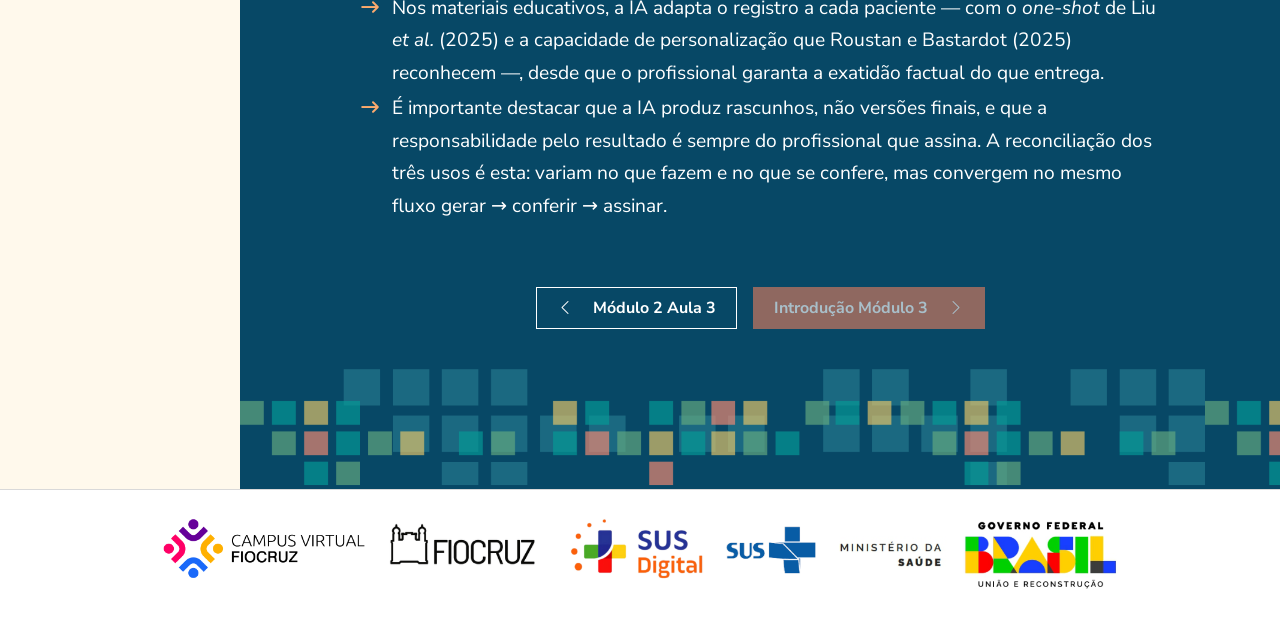
<file: modulo2/resumo.html>
<!DOCTYPE html>
<html lang="pt-BR">

<head>
  <meta charset="utf-8">
  <meta name="viewport" content="width=device-width, initial-scale=1">
  <title></title>
  <link rel="stylesheet" href="../assets/css/curso.css">
</head>

<body>
  <curso-pagina>
    <h1>Resumo do módulo</h1>

    <p>Você chegou ao final do segundo módulo. Vamos agora recordar os principais tópicos abordados:</p>
    <ul class="lista-setas">
      <li>Vimos que um modelo de linguagem prevê o próximo token, palavra após palavra, e por isso o texto que você
        escreve no início dirige toda a sequência que vem depois. A consequência dessa mecânica: usado “puro”, sem
        busca, sem raciocínio estendido e sem ferramentas, o modelo alucina, e alucina com a mesma fluência confiante de
        quando acerta. E chegou à resposta prática: se a forma do pedido determina o resultado, então formular bem o
        pedido é uma competência que vale a pena ter.</li>
      <li>Conhecemos o método PaCTO, que organiza um prompt em quatro blocos — Papel, Contexto, Tarefa e Output —, cada
        um respondendo a uma pergunta que o modelo, sozinho, não teria como responder. Restrições e exemplos refinam o
        resultado: as primeiras delimitam o que o modelo pode fazer; os segundos demonstram, em vez de descrever, o
        padrão esperado. E o julgamento sobre quando aplicar tudo isso segue a regra dos 10 a 20%: o esforço se
        justifica nas tarefas complexas, específicas ou repetitivas, não nos pedidos rápidos do cotidiano.</li>
      <li>Conhecemos técnicas que melhoram uma resposta difícil — a cadeia de pensamento, que faz o modelo raciocinar
        passo a passo e abre uma janela para conferir, etapa por etapa, o raciocínio apresentado; o ciclo de
        automelhoria, em que o modelo critica e reescreve a própria saída; o <i>priming</i>, que ativa o conhecimento
        relevante antes da pergunta; e a verificação de confiança, que torna visível o quanto o modelo se declara
        seguro. E técnicas que organizam o trabalho ao longo do tempo — usar a IA como assistente de prompt, estruturar
        pedidos em markdown, guardar contexto em projetos, transformar tarefas repetidas em skills e cuidar da janela de
        contexto.</li>
      <li>Vimos que na transcrição de exames, a chave é o esquema de saída — o padrão <i>Template</i> de White <i>et
          al.</i> (2023) aplicado a campos e ordem —, e o ganho é reorganizar, sem esforço, o que estava disperso. Nos
        rascunhos de documentos clínicos, a evidência de Bracken <i>et al.</i> (2025) mostra ganho real de tempo, maior
        nos casos complexos, ao lado de um limite incontornável: a qualidade varia e a omissão, o erro mais difícil de
        notar, foi o mais frequente no estudo que classificou os erros, o que torna a conferência item a item
        obrigatória antes da assinatura.</li>
      <li>Nos materiais educativos, a IA adapta o registro a cada paciente — com o <i>one-shot</i> de Liu <i>et al.</i>
        (2025) e a capacidade de personalização que Roustan e Bastardot (2025) reconhecem —, desde que o profissional
        garanta a exatidão factual do que entrega.</li>
      <li>É importante destacar que a IA produz rascunhos, não versões finais, e que a responsabilidade pelo resultado é
        sempre do profissional que assina. A reconciliação dos três usos é esta: variam no que fazem e no que se
        confere, mas convergem no mesmo fluxo gerar → conferir → assinar.</li>
    </ul>
  </curso-pagina>

  <script src="../assets/js/curso.js"></script>
</body>

</html>
</file>
<file: assets/css/curso.css>
/* =====================================================================
   FOLHA DE ESTILO DO CURSO
   Única tag <link> que cada página precisa. A ordem importa.
   ===================================================================== */
@import url("../vendor/bootstrap/bootstrap.min.css");
@import url("../vendor/bootstrap-icons/bootstrap-icons.min.css");
@import url("fontes.css");
@import url("tokens.css");      /* cores, fontes e medidas: mude o tema aqui */
@import url("base.css");        /* tipografia e elementos HTML */
@import url("layout.css");      /* topo, banner, menu, área de conteúdo, rodapé */
@import url("componentes.css"); /* figura, destaque, vídeo, botões, listas */
@import url("home.css");        /* página inicial */
</file>
